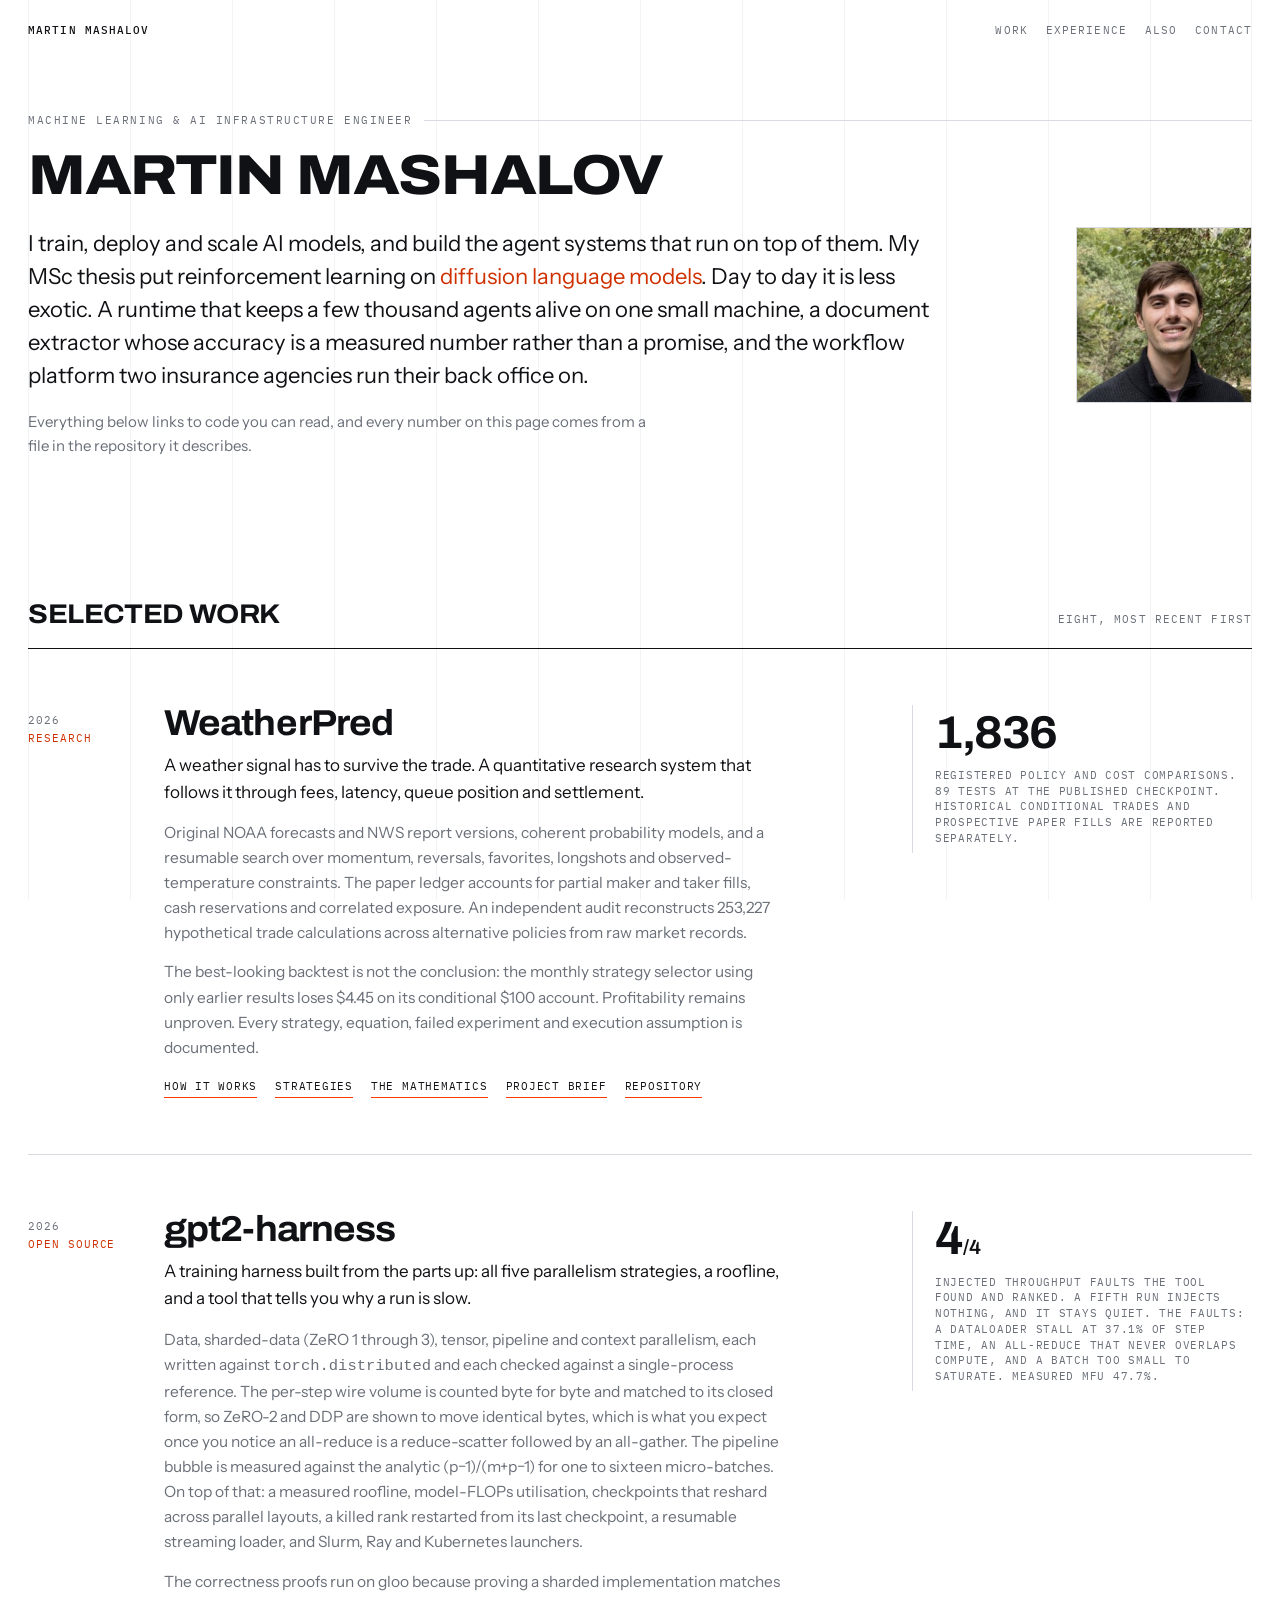
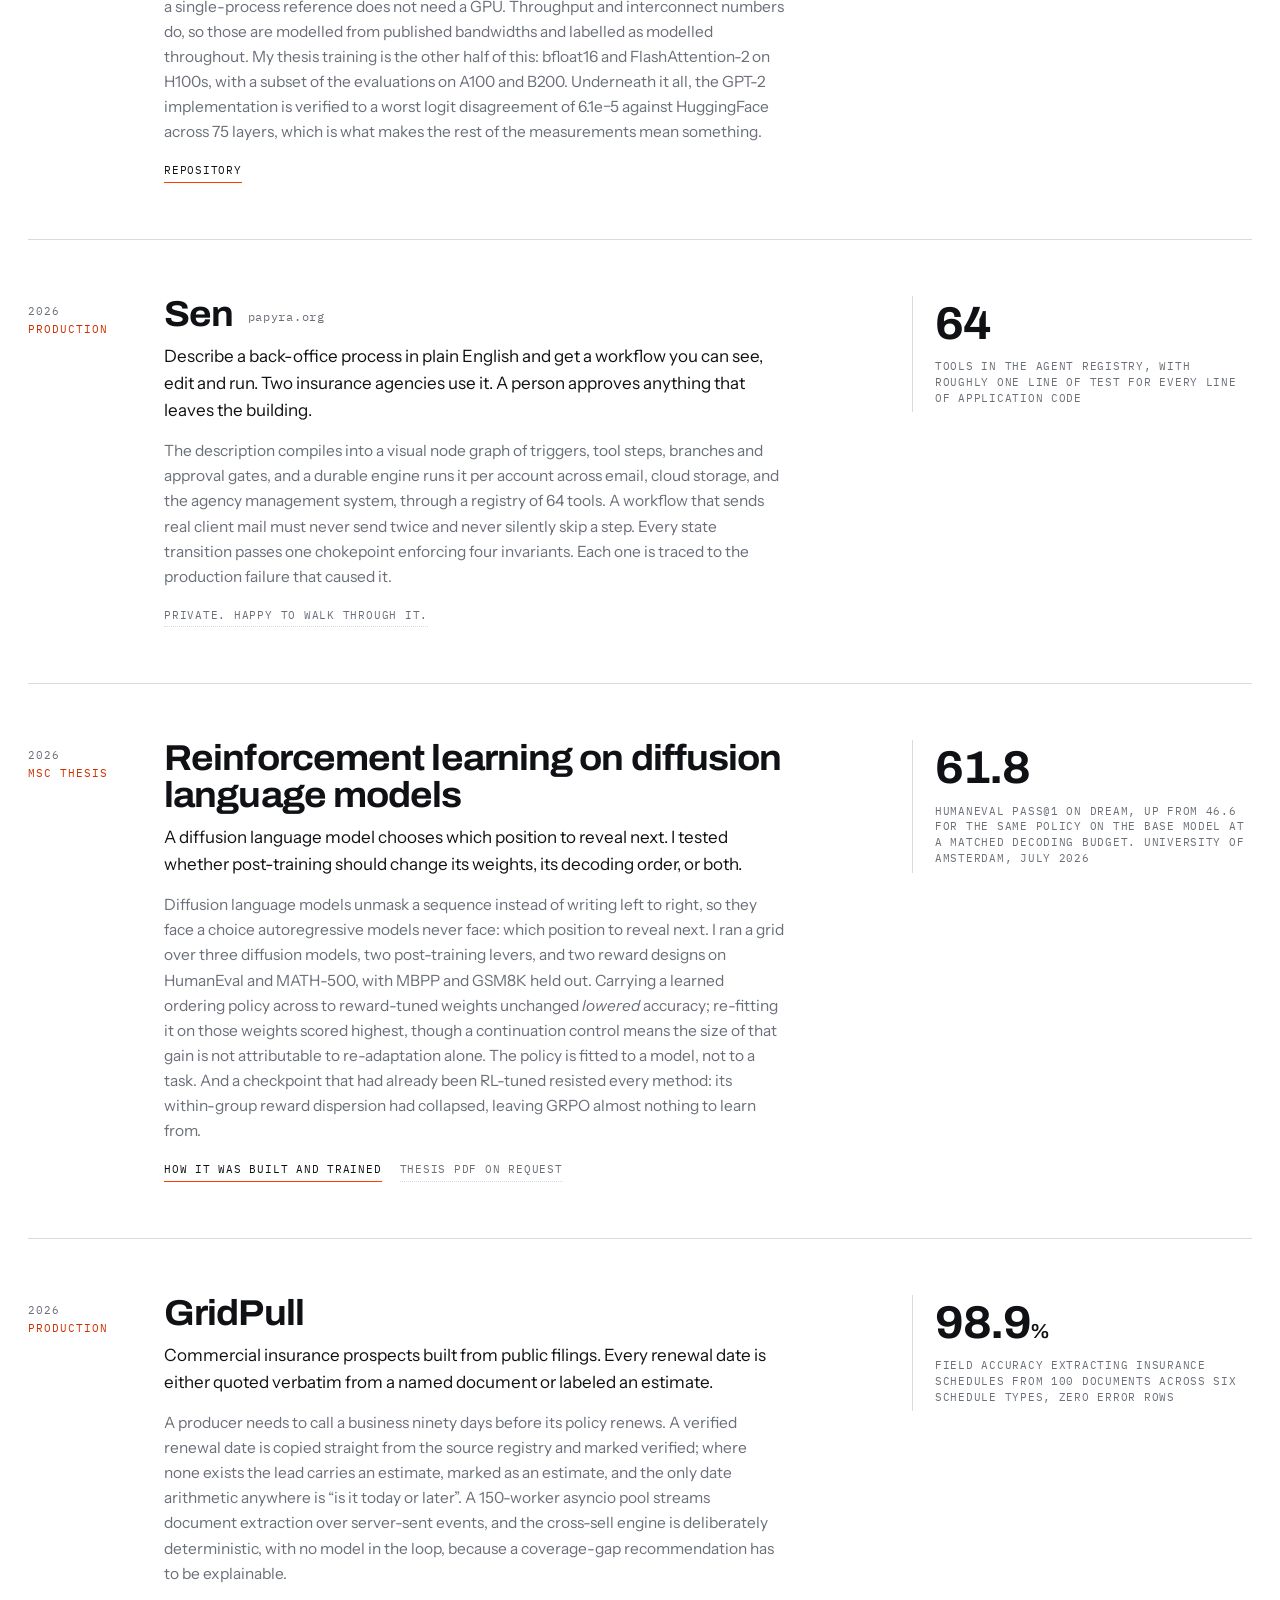
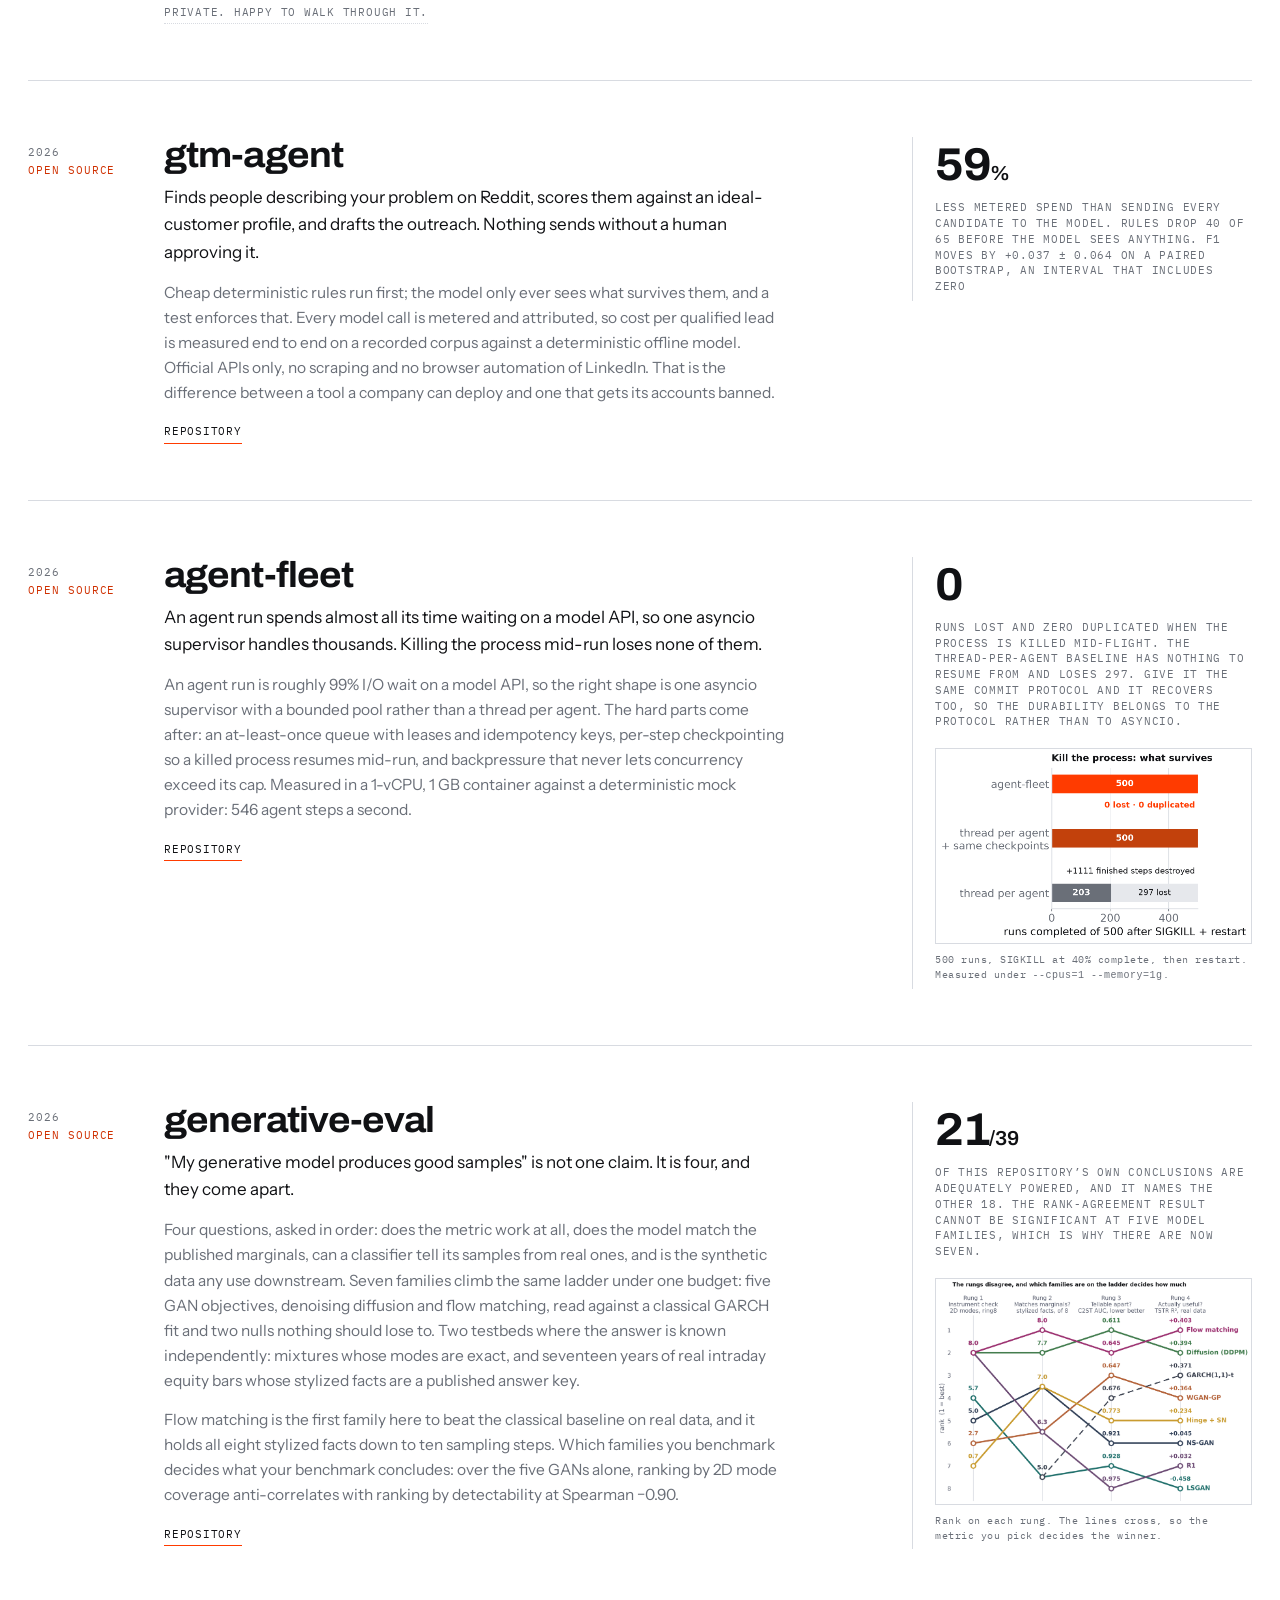
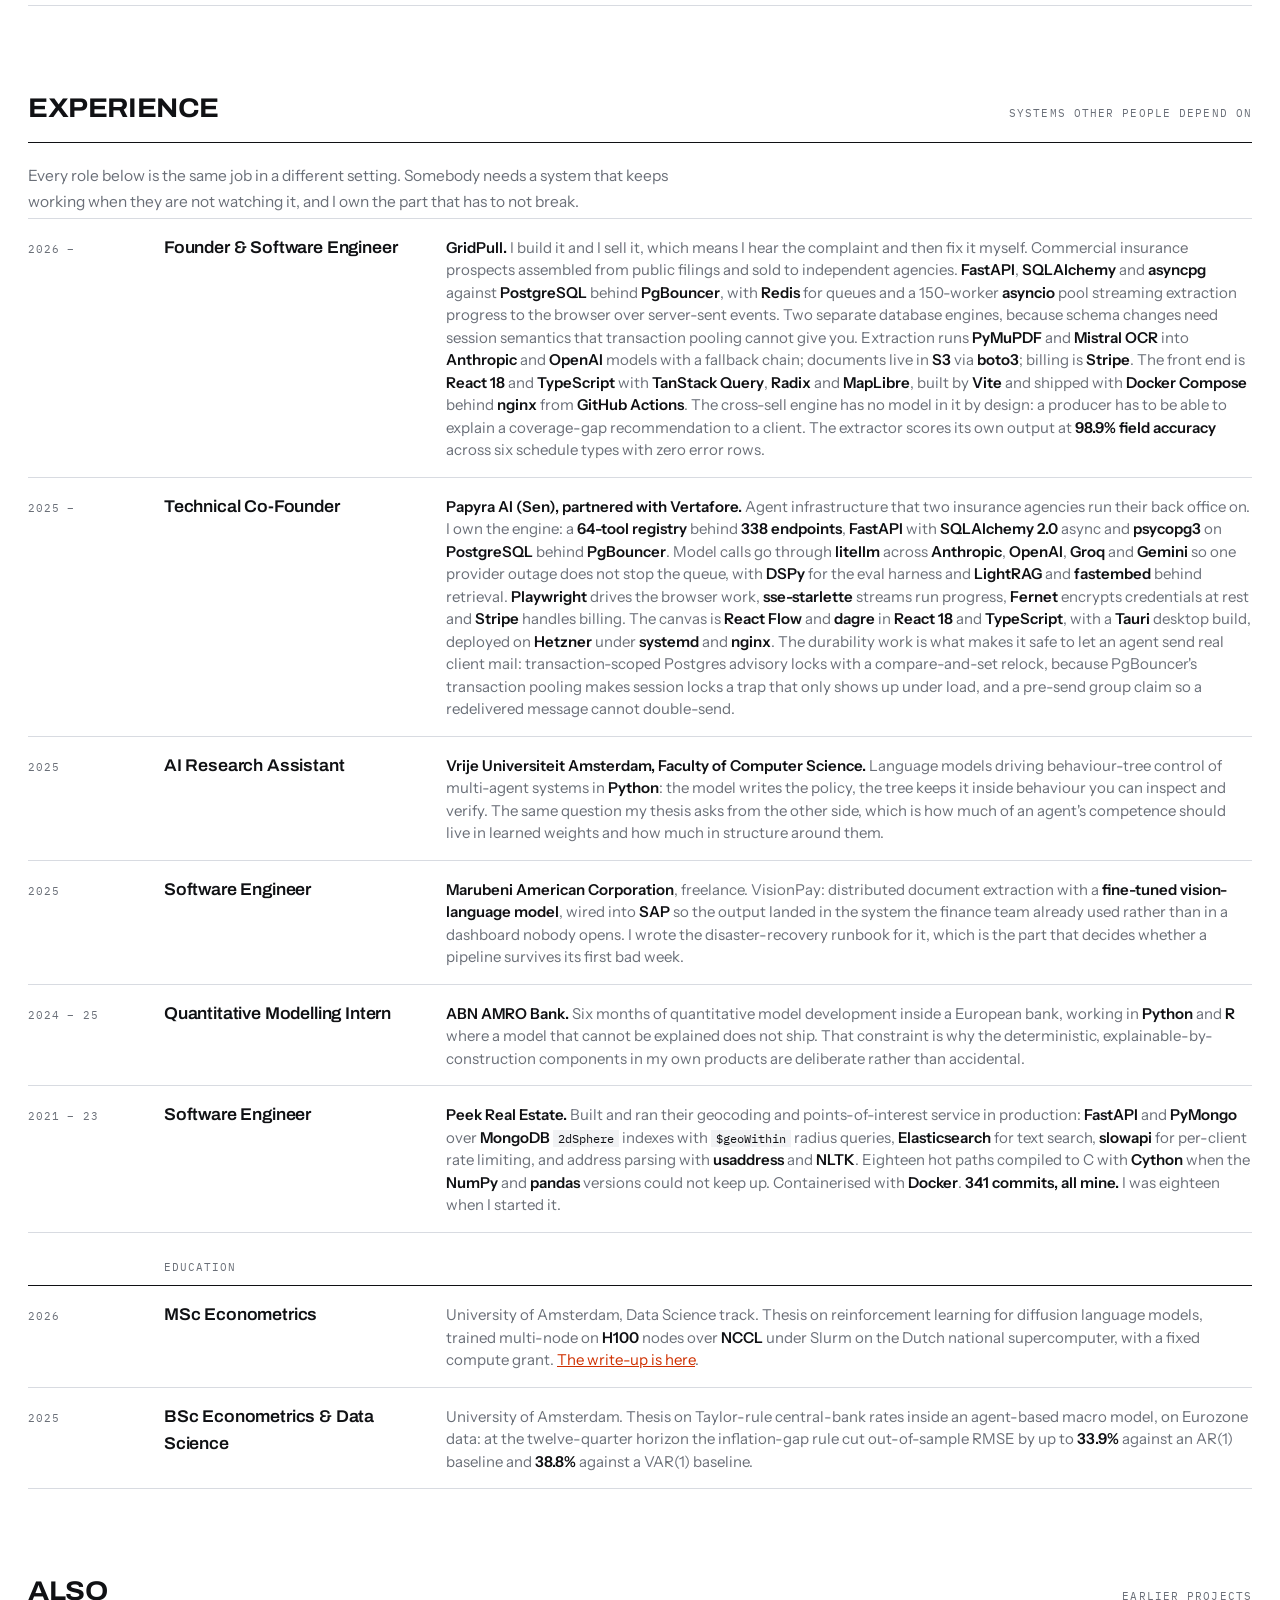
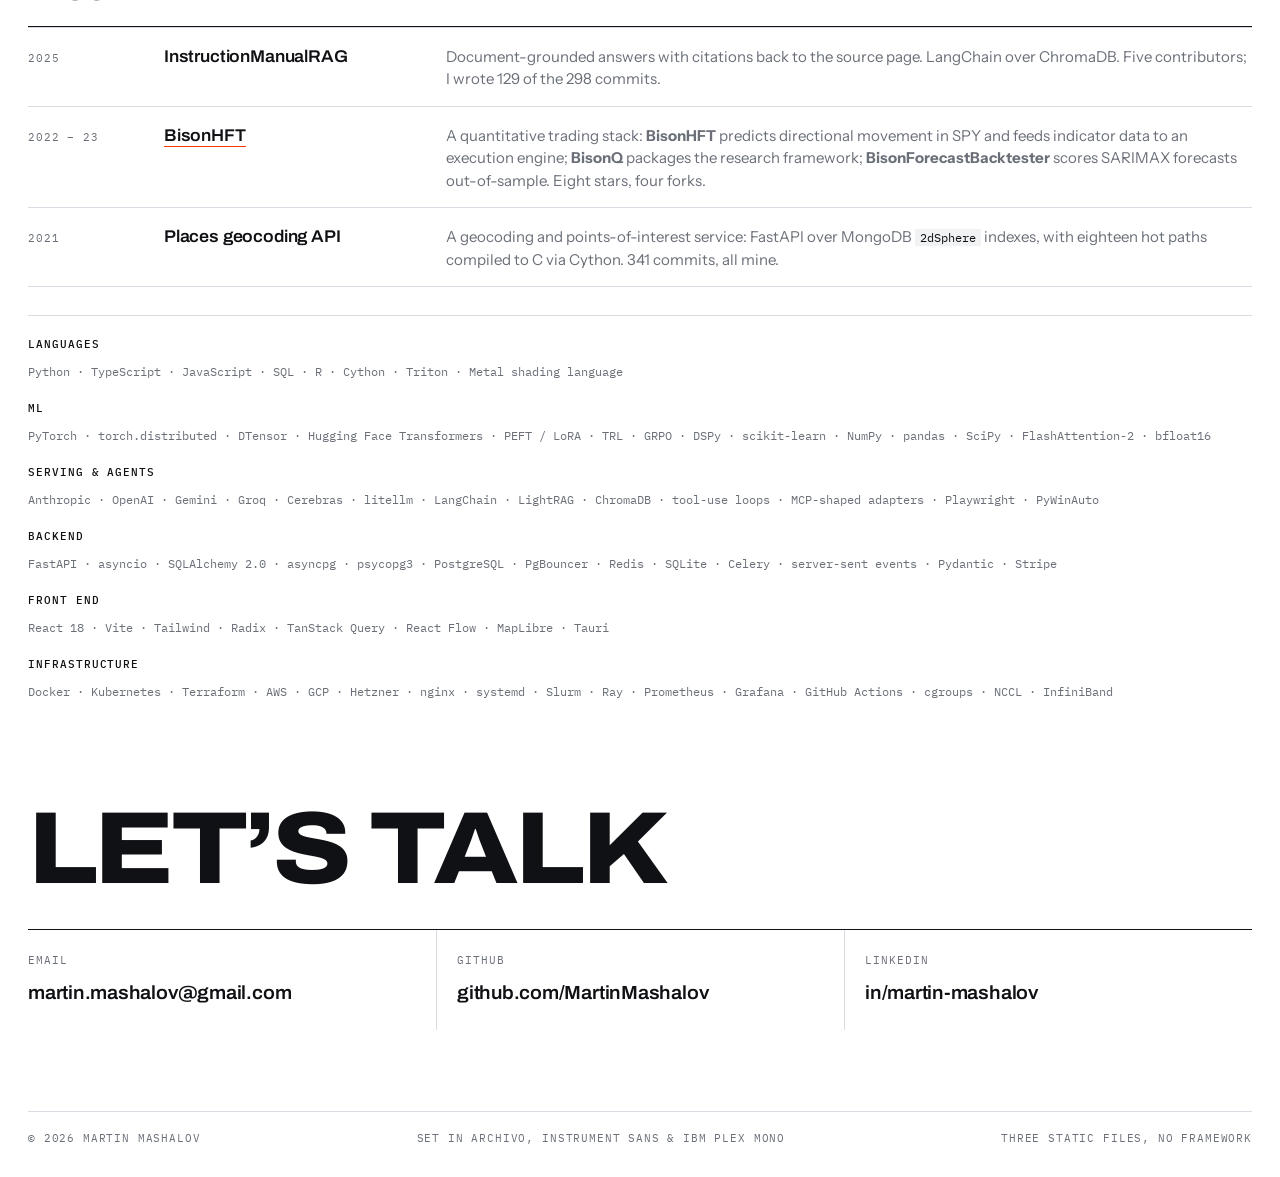
<file: index.html>
<!doctype html>
<html lang="en">
<head>
<meta charset="utf-8">
<meta name="viewport" content="width=device-width, initial-scale=1">
<title>Martin Mashalov — machine learning engineer</title>
<meta name="description" content="Machine learning engineer: reinforcement learning for diffusion language models, agent infrastructure, and production AI systems that stay up.">
<meta name="author" content="Martin Mashalov">
<meta property="og:title" content="Martin Mashalov — machine learning engineer">
<meta property="og:description" content="Machine learning engineer: reinforcement learning for diffusion language models, agent infrastructure, and production AI systems that stay up.">
<meta property="og:type" content="website">
<!-- Absolute URLs, required by link-preview scrapers. Change these if the domain changes. -->
<meta property="og:url" content="https://martinmashalov.github.io/">
<meta property="og:image" content="https://martinmashalov.github.io/assets/og.png">
<meta property="og:image:width" content="1200">
<meta property="og:image:height" content="630">
<meta name="twitter:card" content="summary_large_image">
<meta name="twitter:title" content="Martin Mashalov — machine learning engineer">
<meta name="twitter:description" content="Machine learning engineer: reinforcement learning for diffusion language models, agent infrastructure, and production AI systems that stay up.">
<meta name="twitter:image" content="https://martinmashalov.github.io/assets/og.png">
<link rel="canonical" href="https://martinmashalov.github.io/">
<link rel="icon" href="data:image/svg+xml,<svg xmlns='http://www.w3.org/2000/svg' viewBox='0 0 32 32'><rect width='32' height='32' fill='%23101114'/><rect x='6' y='7' width='7' height='18' fill='%23FF3B00'/><rect x='19' y='7' width='7' height='18' fill='%23fff'/></svg>">
<link rel="preconnect" href="https://fonts.googleapis.com">
<link rel="preconnect" href="https://fonts.gstatic.com" crossorigin>
<link href="https://fonts.googleapis.com/css2?family=Archivo:wdth,wght@62..125,400..900&family=IBM+Plex+Mono:wght@400;500&family=Instrument+Sans:wght@400..700&display=swap" rel="stylesheet">
<link rel="stylesheet" href="styles.css">
<script type="application/ld+json">
{
  "@context": "https://schema.org",
  "@type": "Person",
  "name": "Martin Mashalov",
  "url": "https://martinmashalov.github.io/",
  "jobTitle": "Machine Learning Engineer",
  "email": "martin.mashalov@gmail.com",
  "sameAs": [
    "https://github.com/MartinMashalov",
    "https://www.linkedin.com/in/martin-mashalov/"
  ],
  "alumniOf": {
    "@type": "CollegeOrUniversity",
    "name": "University of Amsterdam"
  },
  "image": "https://martinmashalov.github.io/assets/portrait@2x.jpg",
  "knowsAbout": [
    "Machine learning",
    "Model training and deployment",
    "Reinforcement learning",
    "Diffusion language models",
    "AI agent infrastructure",
    "PyTorch",
    "Distributed systems",
    "MLOps"
  ]
}
</script>
</head>
<body>

<div class="gridlines" aria-hidden="true"><i></i><i></i><i></i><i></i><i></i><i></i><i></i><i></i><i></i><i></i><i></i><i></i></div>

<nav class="rail" aria-label="Sections">
  <a href="#work">work</a>
  <a href="#experience">experience</a>
  <a href="#also">also</a>
  <a href="#contact">contact</a>
</nav>

<div class="shell">

  <header class="masthead">
    <b>Martin Mashalov</b>
    <nav aria-label="Primary">
      <a href="#work">Work</a>
      <a href="#experience">Experience</a>
      <a href="#also">Also</a>
      <a href="#contact">Contact</a>
    </nav>
  </header>

  <!-- ===================== HERO ===================== -->
  <section class="hero">
    <p class="eyebrow">Machine learning &amp; AI infrastructure engineer</p>

    <h1>Martin Mashalov</h1>

    <div class="hero-lower">
      <div class="hero-text">
        <p class="lede">
          I train, deploy and scale AI models, and build the agent systems that run on top of them.
          My MSc thesis put reinforcement learning on <em>diffusion language models</em>. Day to day it is less exotic. A runtime that keeps a few thousand agents alive on one small machine, a document
          extractor whose accuracy is a measured number rather than a promise, and the workflow
          platform two insurance agencies run their back office on.
        </p>
        <p class="hero-note">
          Everything below links to code you can read, and every number on this page comes from a
          file in the repository it describes.
        </p>
      </div>
      <figure class="portrait">
        <img src="assets/portrait.jpg" srcset="assets/portrait.jpg 1x, assets/portrait@2x.jpg 2x"
             width="280" height="280" alt="Martin Mashalov" loading="eager" decoding="async">
      </figure>
    </div>

  </section>

  <!-- ===================== WORK ===================== -->
  <section class="band" id="work">
    <div class="band-head">
      <h2>Selected work</h2>
      <span class="count">eight, most recent first</span>
    </div>

    <div class="work">

      <article class="entry rv" id="weatherpred">
        <div class="meta">2026<span class="status">research</span></div>
        <div>
          <h3><a href="weatherpred.html">WeatherPred</a></h3>
          <p class="hook">A weather signal has to survive the trade. A quantitative research system that follows it through fees, latency, queue position and settlement.</p>
          <p class="desc">Original NOAA forecasts and NWS report versions, coherent probability models, and a resumable search over momentum, reversals, favorites, longshots and observed-temperature constraints. The paper ledger accounts for partial maker and taker fills, cash reservations and correlated exposure. An independent audit reconstructs 253,227 hypothetical trade calculations across alternative policies from raw market records.</p>
          <p class="desc">The best-looking backtest is not the conclusion: the monthly strategy selector using only earlier results loses $4.45 on its conditional $100 account. Profitability remains unproven. Every strategy, equation, failed experiment and execution assumption is documented.</p>
          <div class="links"><a href="weatherpred.html">How it works</a><a href="weatherpred-strategies.html">Strategies</a><a href="weatherpred-math.html">The mathematics</a><a href="weatherpred-interview.html">Project brief</a><a href="https://github.com/MartinMashalov/WeatherPred">Repository</a></div>
        </div>
        <div class="result"><span class="n">1,836</span><span class="k">registered policy and cost comparisons. 89 tests at the published checkpoint. Historical conditional trades and prospective paper fills are reported separately.</span></div>
      </article>


      <article class="entry rv">
        <div class="meta">2026<span class="status">open source</span></div>
        <div>
          <h3><a href="https://github.com/MartinMashalov/gpt2-harness">gpt2-harness</a></h3>
          <p class="hook">A training harness built from the parts up: all five parallelism strategies, a roofline, and a tool that tells you why a run is slow.</p>
          <p class="desc">
            Data, sharded-data (ZeRO 1 through 3), tensor, pipeline and context parallelism, each
            written against <code>torch.distributed</code> and each checked against a single-process
            reference. The per-step wire volume is counted byte for byte and matched to its closed
            form, so ZeRO-2 and DDP are shown to move identical bytes, which is what you expect once
            you notice an all-reduce is a reduce-scatter followed by an all-gather. The pipeline
            bubble is measured against the analytic (p&minus;1)/(m+p&minus;1) for one to sixteen
            micro-batches. On top of that: a measured roofline, model-FLOPs utilisation, checkpoints
            that reshard across parallel layouts, a killed rank restarted from its last checkpoint,
            a resumable streaming loader, and Slurm, Ray and Kubernetes launchers.
          </p>
          <p class="desc">
            The correctness proofs run on gloo because proving a sharded implementation matches a
            single-process reference does not need a GPU. Throughput and interconnect numbers do, so
            those are modelled from published bandwidths and labelled as modelled throughout. My
            thesis training is the other half of this: bfloat16 and FlashAttention-2 on H100s, with a
            subset of the evaluations on A100 and B200. Underneath it all, the GPT-2 implementation
            is verified to a worst logit disagreement of 6.1e&minus;5 against HuggingFace across 75
            layers, which is what makes the rest of the measurements mean something.
          </p>
          <div class="links">
            <a href="https://github.com/MartinMashalov/gpt2-harness">Repository</a>
          </div>
        </div>
        <div class="result">
          <span class="n">4<small>/4</small></span>
          <span class="k">injected throughput faults the tool found and ranked. A fifth run injects nothing, and it stays quiet. The faults: a dataloader stall at 37.1% of step time, an all-reduce that never overlaps compute, and a batch too small to saturate. Measured MFU 47.7%.</span>
        </div>
      </article>

      <article class="entry rv" id="sen">
        <div class="meta">2026<span class="status">production</span></div>
        <div>
          <h3>Sen &nbsp;<span class="alias">papyra.org</span></h3>
          <p class="hook">Describe a back-office process in plain English and get a workflow you can see, edit and run. Two insurance agencies use it. A person approves anything that leaves the building.</p>
          <p class="desc">
            The description compiles into a visual node graph of triggers, tool steps, branches and approval gates, and a durable engine runs it per account across email, cloud storage,
            and the agency management system, through a registry of 64 tools. A workflow that sends real client mail must never send twice and never silently skip a step.
            Every state transition passes one chokepoint enforcing four invariants. Each one is traced
            to the production failure that caused it.
          </p>
          <div class="links"><span class="soon">Private. Happy to walk through it.</span></div>
        </div>
        <div class="result">
          <span class="n">64</span>
          <span class="k">tools in the agent registry, with roughly one line of test for every line of application code</span>
        </div>
      </article>

      <article class="entry rv" id="research">
        <div class="meta">2026<span class="status">MSc thesis</span></div>
        <div>
          <h3>Reinforcement learning on diffusion language models</h3>
          <p class="hook">A diffusion language model chooses which position to reveal next. I tested whether post-training should change its weights, its decoding order, or both.</p>
          <p class="desc">
            Diffusion language models unmask a sequence instead of writing left to right, so they
            face a choice autoregressive models never face: which position to reveal next. I ran a
            grid over three diffusion models, two post-training levers, and two reward designs on
            HumanEval and MATH-500, with MBPP and GSM8K held out. Carrying a learned ordering policy
            across to reward-tuned weights unchanged <em>lowered</em> accuracy; re-fitting it on those
            weights scored highest, though a continuation control means the size of that gain is not
            attributable to re-adaptation alone. The policy is fitted to a model, not to a task. And a
            checkpoint that had already been RL-tuned resisted every method: its within-group reward
            dispersion had collapsed, leaving GRPO almost nothing to learn from.
          </p>
          <div class="links"><a href="thesis.html">How it was built and trained</a><span class="soon">Thesis PDF on request</span></div>
        </div>
        <div class="result">
          <span class="n">61.8</span>
          <span class="k">HumanEval pass@1 on Dream, up from 46.6 for the same policy on the base model at a matched decoding budget. University of Amsterdam, July 2026</span>
        </div>
      </article>

      <article class="entry rv" id="gridpull">
        <div class="meta">2026<span class="status">production</span></div>
        <div>
          <h3>GridPull</h3>
          <p class="hook">Commercial insurance prospects built from public filings. Every renewal date is either quoted verbatim from a named document or labeled an estimate.</p>
          <p class="desc">
            A producer needs to call a business ninety days before its policy renews. A verified
            renewal date is copied straight from the source registry and marked verified; where none
            exists the lead carries an estimate, marked as an estimate, and the only date arithmetic
            anywhere is &ldquo;is it today or later&rdquo;. A 150-worker asyncio pool streams document
            extraction over server-sent events, and the cross-sell engine is deliberately
            deterministic, with no model in the loop, because a coverage-gap recommendation has to be
            explainable.
          </p>
          <div class="links"><span class="soon">Private. Happy to walk through it.</span></div>
        </div>
        <div class="result">
          <span class="n">98.9<small>%</small></span>
          <span class="k">field accuracy extracting insurance schedules from 100 documents across six schedule types, zero error rows</span>
        </div>
      </article>

      <article class="entry rv">
        <div class="meta">2026<span class="status">open source</span></div>
        <div>
          <h3><a href="https://github.com/MartinMashalov/gtm-agent">gtm-agent</a></h3>
          <p class="hook">Finds people describing your problem on Reddit, scores them against an ideal-customer profile, and drafts the outreach. Nothing sends without a human approving it.</p>
          <p class="desc">
            Cheap deterministic rules run first; the model only ever sees what survives them, and a
            test enforces that. Every model call is metered and attributed, so cost per qualified lead
            is measured end to end on a recorded corpus
            against a deterministic offline model. Official APIs only, no scraping and no browser
            automation of LinkedIn. That is the difference between a tool a company can deploy and
            one that gets its accounts banned.
          </p>
          <div class="links"><a href="https://github.com/MartinMashalov/gtm-agent">Repository</a></div>
        </div>
        <div class="result">
          <span class="n">59<small>%</small></span>
          <span class="k">less metered spend than sending every candidate to the model. Rules drop 40 of 65 before the model sees anything. F1 moves by +0.037 &plusmn; 0.064 on a paired bootstrap, an interval that includes zero</span>
        </div>
      </article>

      <article class="entry rv">
        <div class="meta">2026<span class="status">open source</span></div>
        <div>
          <h3><a href="https://github.com/MartinMashalov/agent-fleet">agent-fleet</a></h3>
          <p class="hook">An agent run spends almost all its time waiting on a model API, so one asyncio supervisor handles thousands. Killing the process mid-run loses none of them.</p>
          <p class="desc">
            An agent run is roughly 99% I/O wait on a model API, so the right shape is one asyncio
            supervisor with a bounded pool rather than a thread per agent. The hard parts come after:
            an at-least-once queue with leases and idempotency keys, per-step checkpointing so a
            killed process resumes mid-run, and backpressure that never lets concurrency exceed its
            cap. Measured in a 1-vCPU, 1&nbsp;GB container against a deterministic mock provider: 546 agent steps a second.
          </p>
          <div class="links">
            <a href="https://github.com/MartinMashalov/agent-fleet">Repository</a>
          </div>
        </div>
        <div class="result">
          <span class="n">0</span>
          <span class="k">runs lost and zero duplicated when the process is killed mid-flight. The thread-per-agent baseline has nothing to resume from and loses 297. Give it the same commit protocol and it recovers too, so the durability belongs to the protocol rather than to asyncio.</span>
          <figure>
            <img src="assets/agent-fleet-bench.png" alt="Bar chart: agent-fleet completes 500 of 500 runs after SIGKILL and restart; the thread-per-agent baseline completes 203 and loses 297." loading="lazy">
            <figcaption>500 runs, SIGKILL at 40% complete, then restart. Measured under <code>--cpus=1 --memory=1g</code>.</figcaption>
          </figure>
        </div>
      </article>

      <article class="entry rv">
        <div class="meta">2026<span class="status">open source</span></div>
        <div>
          <h3><a href="https://github.com/MartinMashalov/generative-eval">generative-eval</a></h3>
          <p class="hook">"My generative model produces good samples" is not one claim. It is four, and they come apart.</p>
          <p class="desc">
            Four questions, asked in order: does the metric work at all, does the model match the
            published marginals, can a classifier tell its samples from real ones, and is the
            synthetic data any use downstream. Seven families climb the same ladder under one budget:
            five GAN objectives, denoising diffusion and flow matching, read against a classical GARCH
            fit and two nulls nothing should lose to. Two testbeds where the answer is known
            independently: mixtures whose modes are exact, and seventeen years of real intraday
            equity bars whose stylized facts are a published answer key.
          </p>
          <p class="desc">
            Flow matching is the first family here to beat the classical baseline on real data, and it
            holds all eight stylized facts down to ten sampling steps. Which families you benchmark
            decides what your benchmark concludes: over the five GANs alone, ranking by 2D mode
            coverage anti-correlates with ranking by detectability at Spearman &minus;0.90.
          </p>
          <div class="links">
            <a href="https://github.com/MartinMashalov/generative-eval">Repository</a>
          </div>
        </div>
        <div class="result">
          <span class="n">21<small>/39</small></span>
          <span class="k">of this repository&rsquo;s own conclusions are adequately powered, and it names the other 18. The rank-agreement result cannot be significant at five model families, which is why there are now seven.</span>
          <figure>
            <img src="assets/generative-eval-ladder.png" alt="Rank of seven model families across four evaluation rungs, with the lines crossing" loading="lazy">
            <figcaption>Rank on each rung. The lines cross, so the metric you pick decides the winner.</figcaption>
          </figure>
        </div>
      </article>

    </div>
  </section>

  <!-- ===================== EXPERIENCE ===================== -->
  <section class="band" id="experience">
    <div class="band-head">
      <h2>Experience</h2>
      <span class="count">systems other people depend on</span>
    </div>
    <p class="band-note">
      Every role below is the same job in a different setting. Somebody needs a system that keeps
      working when they are not watching it, and I own the part that has to not break.
    </p>
    <div class="list">

      <div class="row rv">
        <span class="yr">2026 &ndash;</span>
        <span class="nm">Founder &amp; Software Engineer</span>
        <span class="ds"><b>GridPull.</b> I build it and I sell it, which means I hear the complaint and then fix it
        myself. Commercial insurance prospects assembled from public filings and sold to independent
        agencies. <b>FastAPI</b>, <b>SQLAlchemy</b> and <b>asyncpg</b> against <b>PostgreSQL</b>
        behind <b>PgBouncer</b>, with <b>Redis</b> for queues and a 150-worker <b>asyncio</b> pool
        streaming extraction progress to the browser over server-sent events. Two separate database
        engines, because schema changes need session semantics that transaction pooling cannot give
        you. Extraction runs <b>PyMuPDF</b> and <b>Mistral OCR</b> into <b>Anthropic</b> and
        <b>OpenAI</b> models with a fallback chain; documents live in <b>S3</b> via <b>boto3</b>;
        billing is <b>Stripe</b>. The front end is <b>React 18</b> and <b>TypeScript</b> with
        <b>TanStack Query</b>, <b>Radix</b> and <b>MapLibre</b>, built by <b>Vite</b> and shipped with
        <b>Docker Compose</b> behind <b>nginx</b> from <b>GitHub Actions</b>. The cross-sell engine has
        no model in it by design: a producer has to be able to explain a coverage-gap recommendation
        to a client. The extractor scores its own output at <b>98.9% field accuracy</b> across six
        schedule types with zero error rows.</span>
      </div>

      <div class="row rv">
        <span class="yr">2025 &ndash;</span>
        <span class="nm">Technical Co-Founder</span>
        <span class="ds"><b>Papyra AI (Sen), partnered with Vertafore.</b> Agent infrastructure that two insurance
        agencies run their back office on. I own the engine: a <b>64-tool registry</b> behind
        <b>338 endpoints</b>, <b>FastAPI</b> with <b>SQLAlchemy 2.0</b> async and <b>psycopg3</b> on
        <b>PostgreSQL</b> behind <b>PgBouncer</b>. Model calls go through <b>litellm</b> across
        <b>Anthropic</b>, <b>OpenAI</b>, <b>Groq</b> and <b>Gemini</b> so one provider outage does not
        stop the queue, with <b>DSPy</b> for the eval harness and <b>LightRAG</b> and
        <b>fastembed</b> behind retrieval. <b>Playwright</b> drives the browser work,
        <b>sse-starlette</b> streams run progress, <b>Fernet</b> encrypts credentials at rest and
        <b>Stripe</b> handles billing. The canvas is <b>React Flow</b> and <b>dagre</b> in
        <b>React 18</b> and <b>TypeScript</b>, with a <b>Tauri</b> desktop build, deployed on
        <b>Hetzner</b> under <b>systemd</b> and <b>nginx</b>. The durability work is what makes it safe
        to let an agent send real client mail: transaction-scoped Postgres advisory locks with a
        compare-and-set relock, because PgBouncer's transaction pooling makes session locks a trap
        that only shows up under load, and a pre-send group claim so a redelivered message cannot
        double-send.</span>
      </div>

      <div class="row rv">
        <span class="yr">2025</span>
        <span class="nm">AI Research Assistant</span>
        <span class="ds"><b>Vrije Universiteit Amsterdam, Faculty of Computer Science.</b> Language models driving
        behaviour-tree control of multi-agent systems in <b>Python</b>: the model writes the policy,
        the tree keeps it inside behaviour you can inspect and verify. The same question my thesis
        asks from the other side, which is how much of an agent's competence should live in learned
        weights and how much in structure around them.</span>
      </div>

      <div class="row rv">
        <span class="yr">2025</span>
        <span class="nm">Software Engineer</span>
        <span class="ds"><b>Marubeni American Corporation</b>, freelance. VisionPay: distributed document
        extraction with a <b>fine-tuned vision-language model</b>, wired into <b>SAP</b> so the output
        landed in the system the finance team already used rather than in a dashboard nobody opens. I
        wrote the disaster-recovery runbook for it, which is the part that decides whether a pipeline
        survives its first bad week.</span>
      </div>

      <div class="row rv">
        <span class="yr">2024 &ndash; 25</span>
        <span class="nm">Quantitative Modelling Intern</span>
        <span class="ds"><b>ABN AMRO Bank.</b> Six months of quantitative model development inside a European bank,
        working in <b>Python</b> and <b>R</b> where a model that cannot be explained does not ship.
        That constraint is why the deterministic, explainable-by-construction components in my own
        products are deliberate rather than accidental.</span>
      </div>

      <div class="row rv">
        <span class="yr">2021 &ndash; 23</span>
        <span class="nm">Software Engineer</span>
        <span class="ds"><b>Peek Real Estate.</b> Built and ran their geocoding and points-of-interest service in
        production: <b>FastAPI</b> and <b>PyMongo</b> over <b>MongoDB</b> <code>2dSphere</code>
        indexes with <code>$geoWithin</code> radius queries, <b>Elasticsearch</b> for text search,
        <b>slowapi</b> for per-client rate limiting, and address parsing with <b>usaddress</b> and
        <b>NLTK</b>. Eighteen hot paths compiled to C with <b>Cython</b> when the <b>NumPy</b> and
        <b>pandas</b> versions could not keep up. Containerised with <b>Docker</b>.
        <b>341 commits, all mine.</b> I was eighteen when I started it.</span>
      </div>

      <div class="row divider rv"><span class="yr"></span><span class="nm">Education</span><span class="ds"></span></div>

      <div class="row rv">
        <span class="yr">2026</span>
        <span class="nm">MSc Econometrics</span>
        <span class="ds">University of Amsterdam, Data Science track. Thesis on reinforcement learning for diffusion
        language models, trained multi-node on <b>H100</b> nodes over <b>NCCL</b> under Slurm on the
        Dutch national supercomputer, with a fixed compute grant.
        <a href="thesis.html">The write-up is here</a>.</span>
      </div>

      <div class="row rv">
        <span class="yr">2025</span>
        <span class="nm">BSc Econometrics &amp; Data Science</span>
        <span class="ds">University of Amsterdam. Thesis on Taylor-rule central-bank rates inside an
        agent-based macro model, on Eurozone data: at the twelve-quarter horizon the inflation-gap
        rule cut out-of-sample RMSE by up to <b>33.9%</b> against an AR(1) baseline and <b>38.8%</b>
        against a VAR(1) baseline.</span>
      </div>

    </div>
  </section>

  <!-- ===================== ALSO ===================== -->
  <section class="band" id="also">
    <div class="band-head">
      <h2>Also</h2>
      <span class="count">earlier projects</span>
    </div>
    <div class="list">
      <div class="row rv">
        <span class="yr">2025</span>
        <span class="nm">InstructionManualRAG</span>
        <span class="ds">Document-grounded answers with citations back to the source page. LangChain over ChromaDB. Five contributors; I wrote 129 of the 298 commits.</span>
      </div>
      <div class="row rv">
        <span class="yr">2022 &ndash; 23</span>
        <span class="nm"><a href="https://github.com/MartinMashalov/BisonHFT">BisonHFT</a></span>
        <span class="ds">A quantitative trading stack: <strong>BisonHFT</strong> predicts directional movement in SPY and feeds indicator data to an execution engine; <strong>BisonQ</strong> packages the research framework; <strong>BisonForecastBacktester</strong> scores SARIMAX forecasts out-of-sample. Eight stars, four forks.</span>
      </div>
      <div class="row rv">
        <span class="yr">2021</span>
        <span class="nm">Places geocoding API</span>
        <span class="ds">A geocoding and points-of-interest service: FastAPI over MongoDB <code>2dSphere</code> indexes, with eighteen hot paths compiled to C via Cython. 341 commits, all mine.</span>
      </div>
    </div>
    <p class="stackline rv">
      <b>Languages</b>
      Python · TypeScript · JavaScript · SQL · R · Cython · Triton · Metal shading language
      <b>ML</b>
      PyTorch · torch.distributed · DTensor · Hugging Face Transformers · PEFT / LoRA · TRL · GRPO ·
      DSPy · scikit-learn · NumPy · pandas · SciPy · FlashAttention-2 · bfloat16
      <b>Serving &amp; agents</b>
      Anthropic · OpenAI · Gemini · Groq · Cerebras · litellm · LangChain · LightRAG · ChromaDB ·
      tool-use loops · MCP-shaped adapters · Playwright · PyWinAuto
      <b>Backend</b>
      FastAPI · asyncio · SQLAlchemy 2.0 · asyncpg · psycopg3 · PostgreSQL · PgBouncer · Redis ·
      SQLite · Celery · server-sent events · Pydantic · Stripe
      <b>Front end</b>
      React 18 · Vite · Tailwind · Radix · TanStack Query · React Flow · MapLibre · Tauri
      <b>Infrastructure</b>
      Docker · Kubernetes · Terraform · AWS · GCP · Hetzner · nginx · systemd · Slurm · Ray ·
      Prometheus · Grafana · GitHub Actions · cgroups · NCCL · InfiniBand
    </p>
  </section>

  <!-- ===================== CONTACT ===================== -->
  <section class="contact" id="contact">
    <h2>Let’s talk</h2>
    <div class="ways">
      <a href="mailto:martin.mashalov@gmail.com"><span class="k">Email</span><span class="v">martin.mashalov@gmail.com</span></a>
      <a href="https://github.com/MartinMashalov"><span class="k">GitHub</span><span class="v">github.com/MartinMashalov</span></a>
      <a href="https://www.linkedin.com/in/martin-mashalov/"><span class="k">LinkedIn</span><span class="v">in/martin-mashalov</span></a>
    </div>
    <div class="colophon">
      <span>© 2026 Martin Mashalov</span>
      <span>Set in Archivo, Instrument Sans &amp; IBM Plex Mono</span>
      <span>Three static files, no framework</span>
    </div>
  </section>

</div>

<script src="main.js"></script>
</body>
</html>
</file>
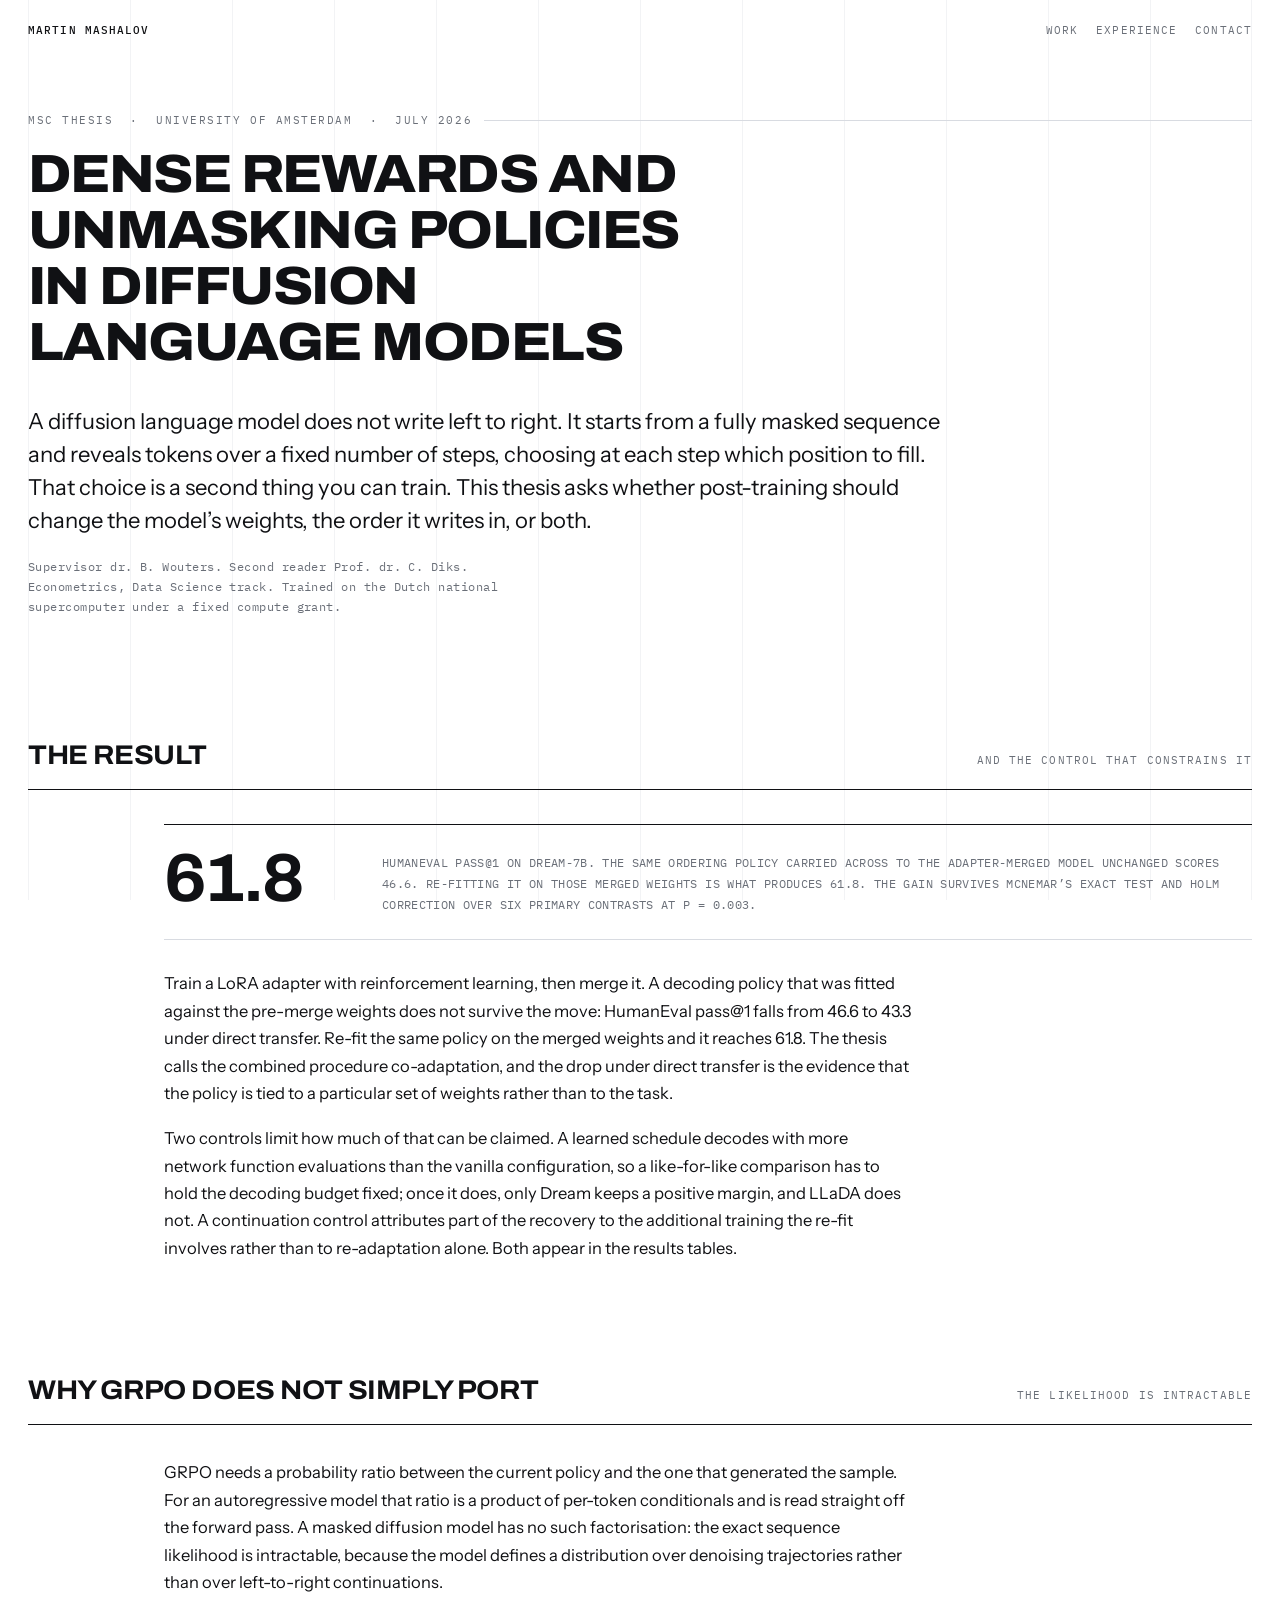
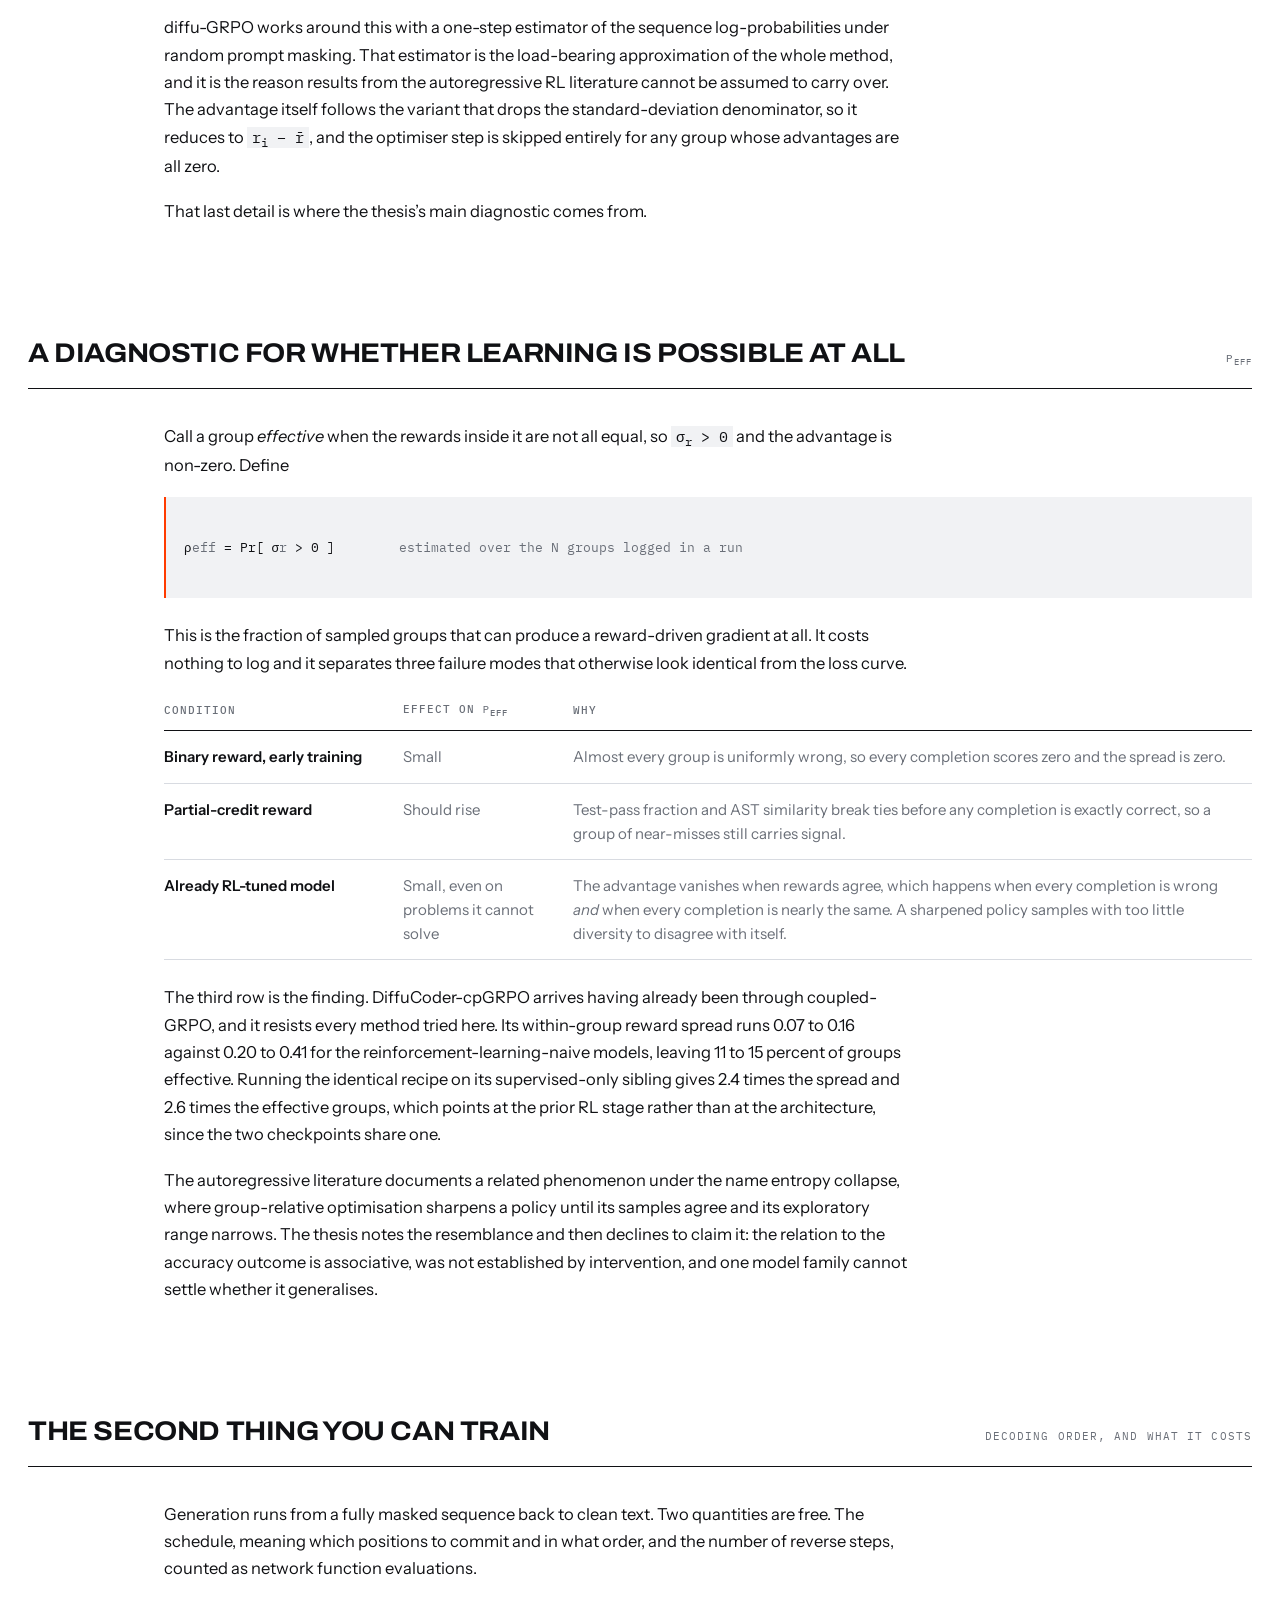
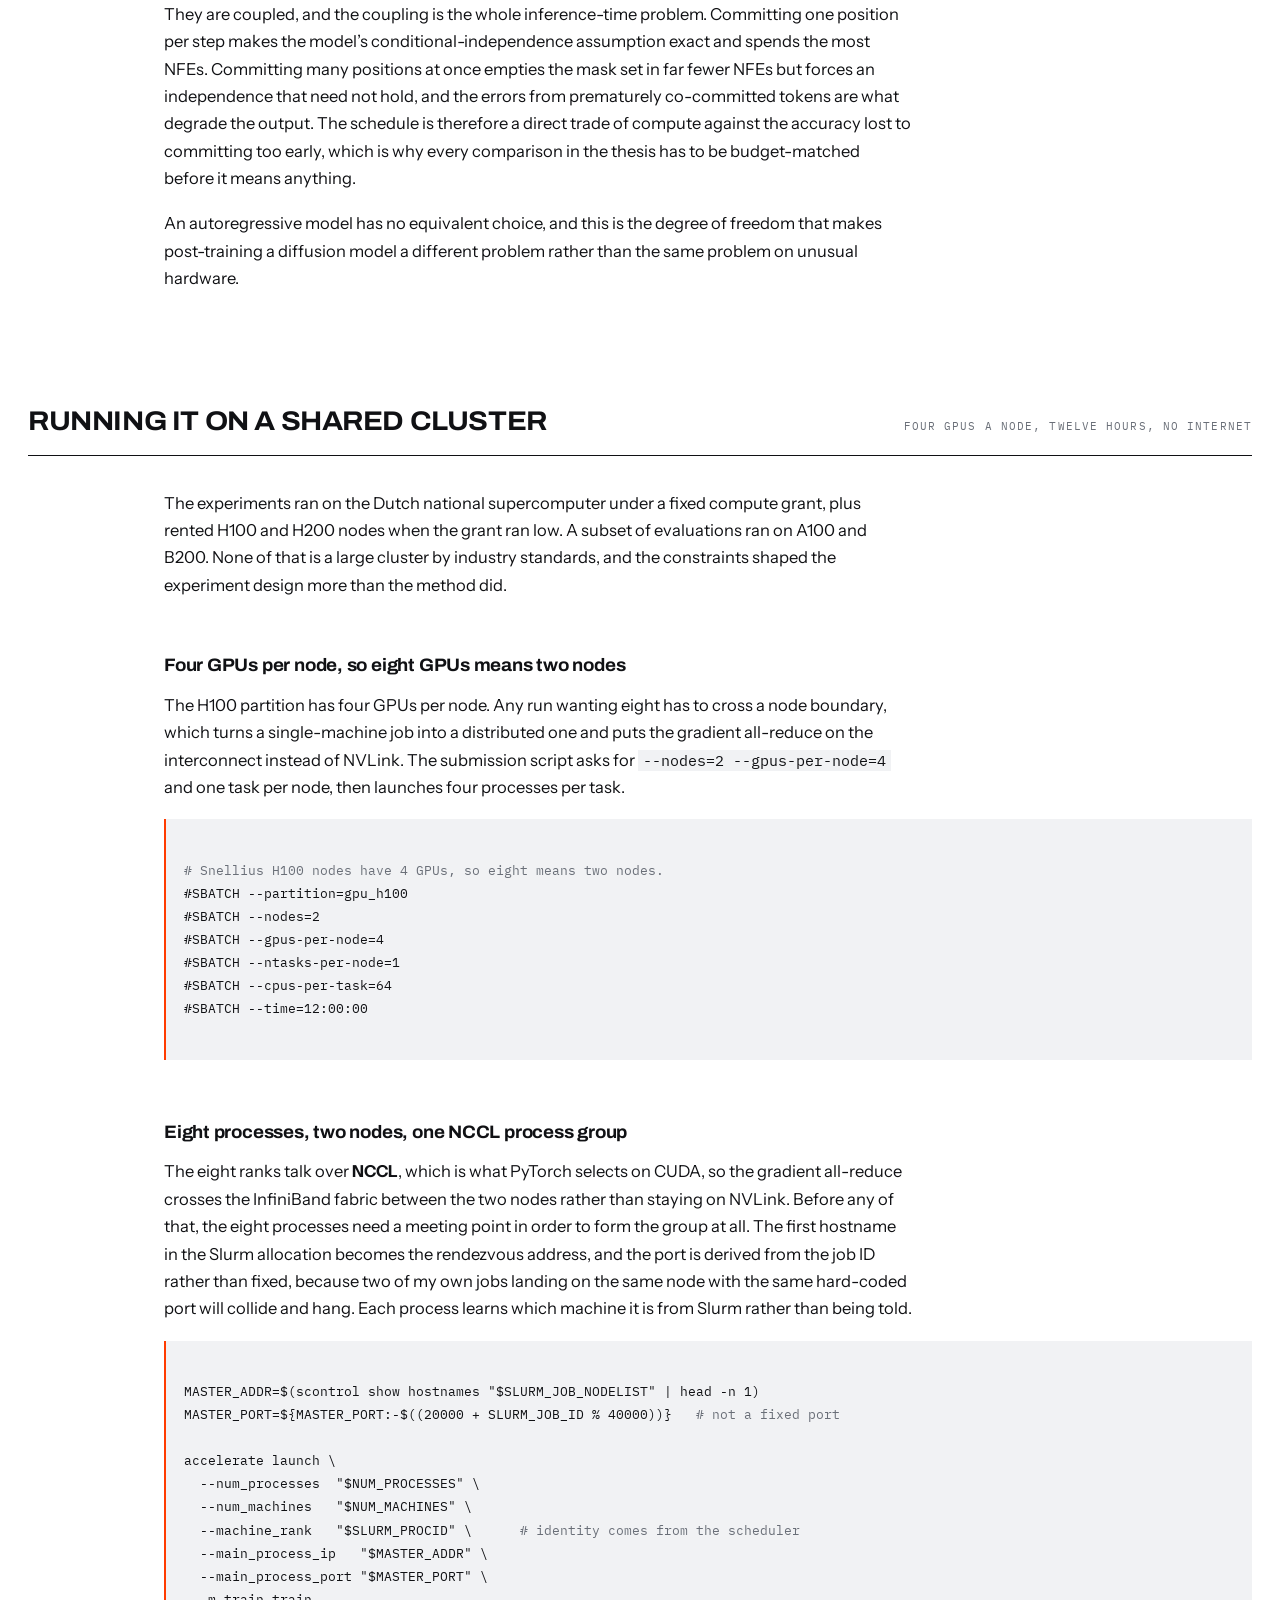
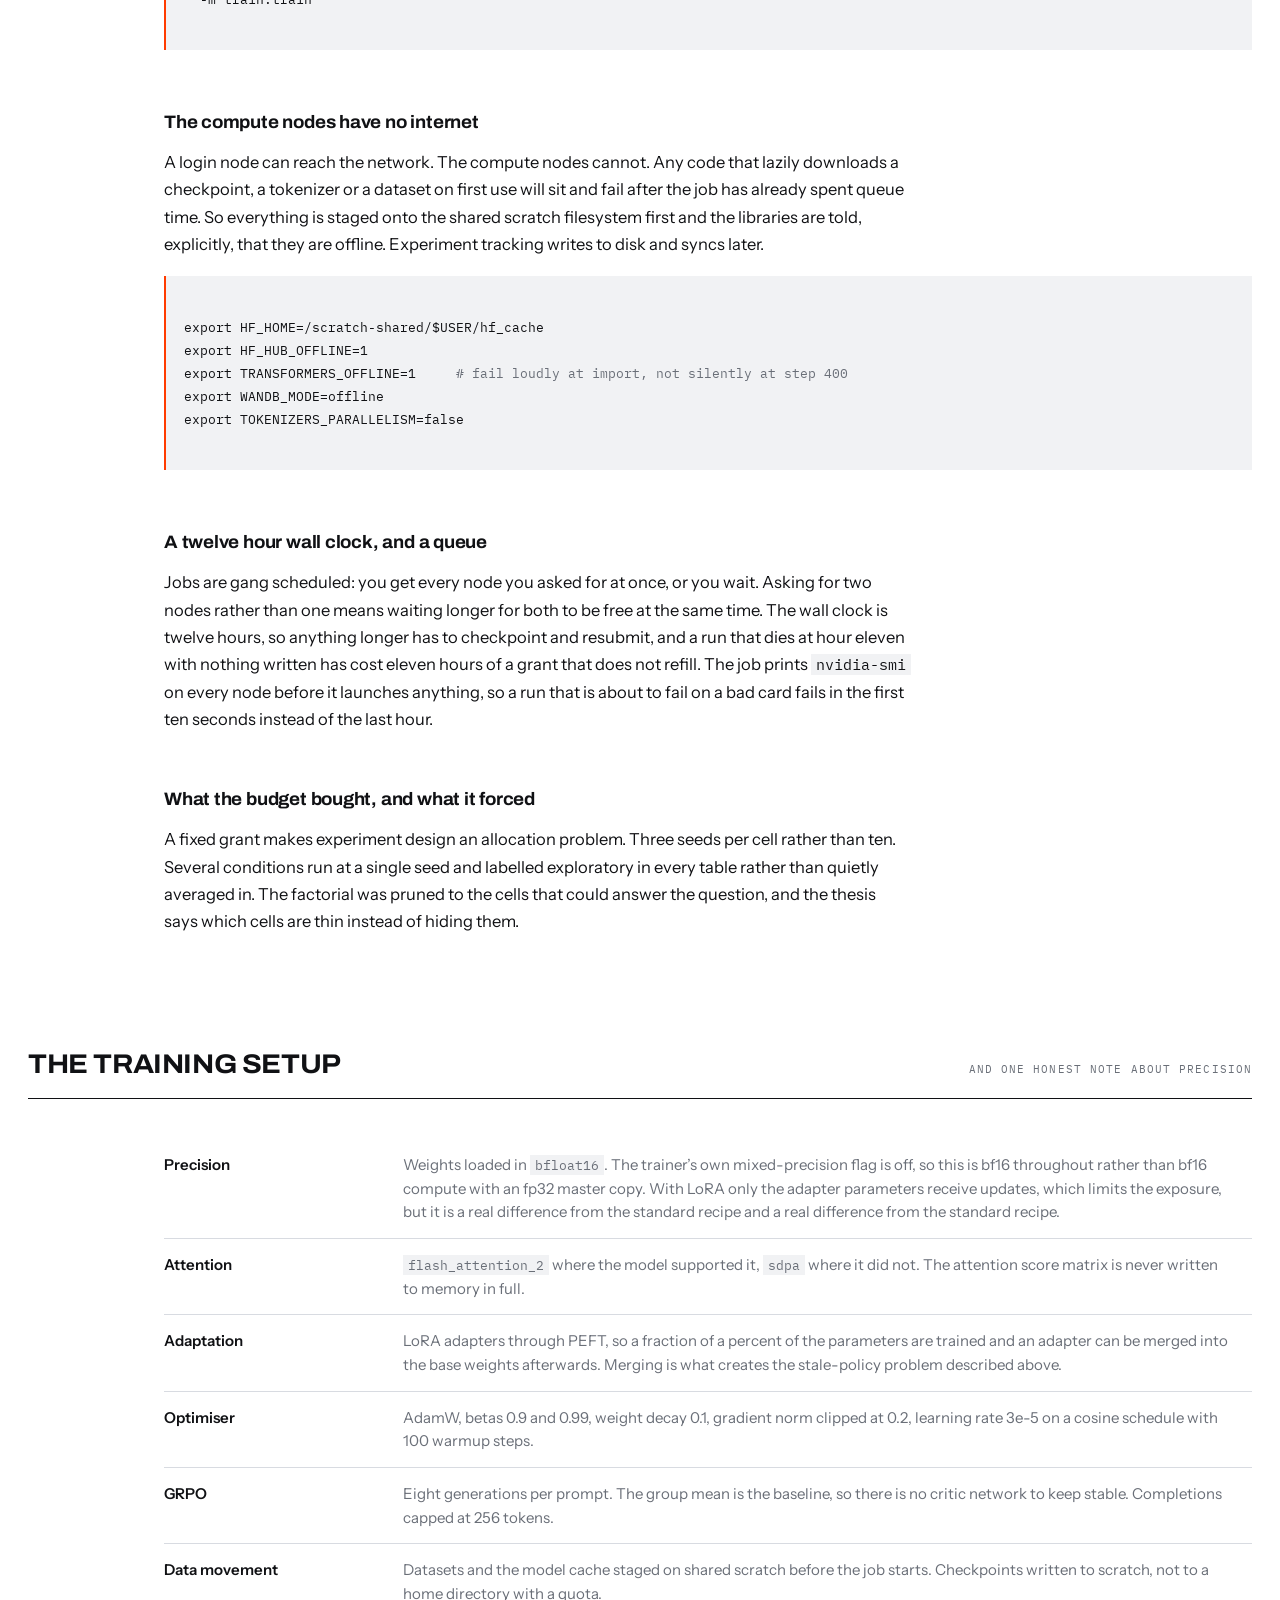
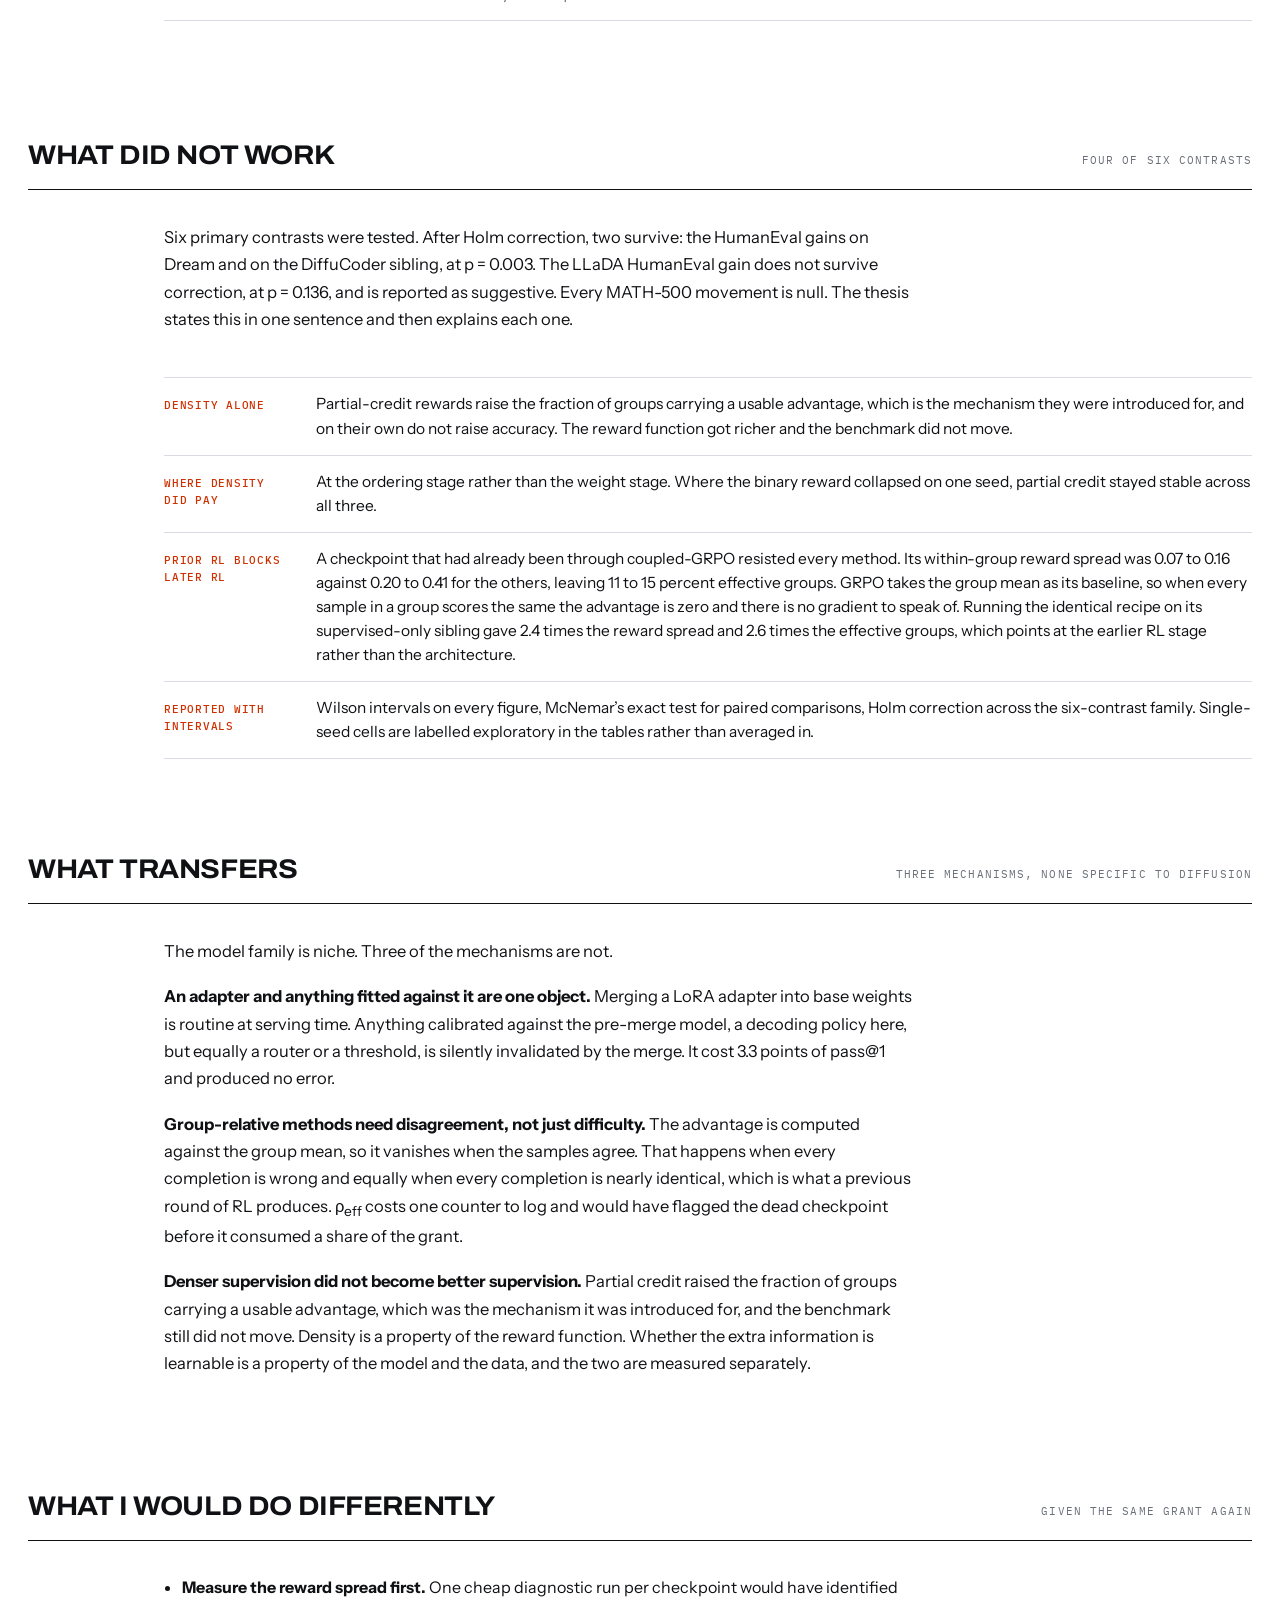
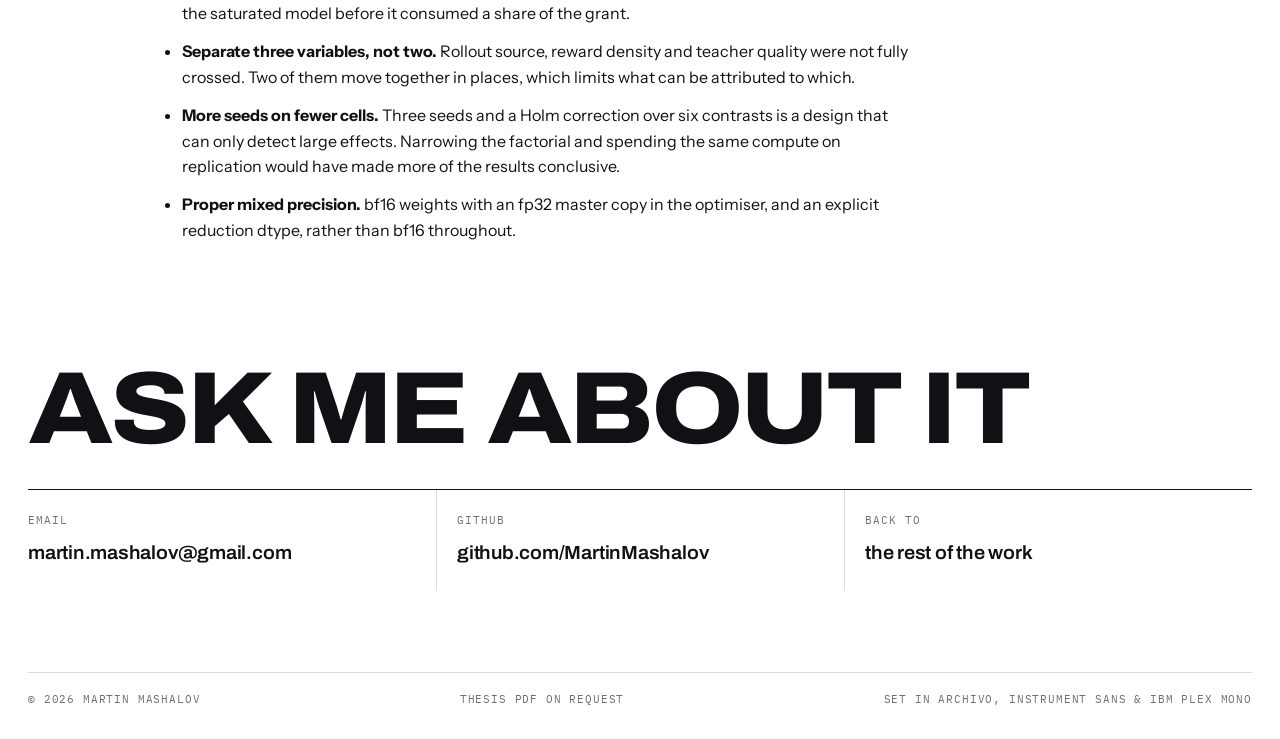
<file: thesis.html>
<!doctype html>
<html lang="en">
<head>
<meta charset="utf-8">
<meta name="viewport" content="width=device-width, initial-scale=1">
<title>Reinforcement learning on diffusion language models — Martin Mashalov</title>
<meta name="description" content="MSc thesis: post-training diffusion language models with GRPO. What changed, what did not, and how it was trained on a shared H100 cluster with a fixed budget.">
<meta name="author" content="Martin Mashalov">
<meta property="og:title" content="Reinforcement learning on diffusion language models">
<meta property="og:description" content="MSc thesis: post-training diffusion language models with GRPO, and the cluster engineering behind it.">
<meta property="og:type" content="article">
<meta property="og:url" content="https://martinmashalov.github.io/thesis.html">
<meta property="og:image" content="https://martinmashalov.github.io/assets/og.png">
<meta name="twitter:card" content="summary_large_image">
<link rel="canonical" href="https://martinmashalov.github.io/thesis.html">
<link rel="icon" href="data:image/svg+xml,<svg xmlns='http://www.w3.org/2000/svg' viewBox='0 0 32 32'><rect width='32' height='32' fill='%23101114'/><rect x='6' y='7' width='7' height='18' fill='%23FF3B00'/><rect x='19' y='7' width='7' height='18' fill='%23fff'/></svg>">
<link rel="preconnect" href="https://fonts.googleapis.com">
<link rel="preconnect" href="https://fonts.gstatic.com" crossorigin>
<link href="https://fonts.googleapis.com/css2?family=Archivo:wdth,wght@62..125,400..900&family=IBM+Plex+Mono:wght@400;500&family=Instrument+Sans:wght@400..700&display=swap" rel="stylesheet">
<link rel="stylesheet" href="styles.css">
<link rel="stylesheet" href="thesis.css">
</head>
<body>

<div class="gridlines" aria-hidden="true"><i></i><i></i><i></i><i></i><i></i><i></i><i></i><i></i><i></i><i></i><i></i><i></i></div>

<div class="shell">

  <header class="masthead">
    <b><a href="index.html" style="text-decoration:none">Martin Mashalov</a></b>
    <nav>
      <a href="index.html">Work</a>
      <a href="index.html#experience">Experience</a>
      <a href="index.html#contact">Contact</a>
    </nav>
  </header>

  <section class="hero doc-hero">
    <p class="eyebrow">MSc thesis &nbsp;&middot;&nbsp; University of Amsterdam &nbsp;&middot;&nbsp; July 2026</p>
    <h1 class="doc-title">Dense rewards and unmasking policies in diffusion language models</h1>
    <p class="lede">
      A diffusion language model does not write left to right. It starts from a fully masked sequence
      and reveals tokens over a fixed number of steps, choosing at each step which position to fill.
      That choice is a second thing you can train. This thesis asks whether post-training should
      change the model&rsquo;s weights, the order it writes in, or both.
    </p>
    <p class="doc-sub">
      Supervisor dr. B. Wouters. Second reader Prof. dr. C. Diks. Econometrics, Data Science track.
      Trained on the Dutch national supercomputer under a fixed compute grant.
    </p>
  </section>

  <section class="band">
    <div class="band-head"><h2>The result</h2><span class="count">and the control that constrains it</span></div>
    <div class="doc">
      <div class="bignum">
        <span class="n">61.8</span>
        <span class="k">HumanEval pass@1 on Dream-7B. The same ordering policy carried across to the
        adapter-merged model unchanged scores 46.6. Re-fitting it on those merged weights is what
        produces 61.8. The gain survives McNemar&rsquo;s exact test and Holm correction over six
        primary contrasts at p&nbsp;=&nbsp;0.003.</span>
      </div>

      <p>
        Train a LoRA adapter with reinforcement learning, then merge it. A decoding policy that was
        fitted against the pre-merge weights does not survive the move: HumanEval pass@1 falls from
        46.6 to 43.3 under direct transfer. Re-fit the same policy on the merged weights and it reaches
        61.8. The thesis calls the combined procedure co-adaptation, and the drop under direct transfer
        is the evidence that the policy is tied to a particular set of weights rather than to the task.
      </p>
      <p>
        Two controls limit how much of that can be claimed. A learned schedule decodes with more
        network function evaluations than the vanilla configuration, so a like-for-like comparison has
        to hold the decoding budget fixed; once it does, only Dream keeps a positive margin, and LLaDA
        does not. A continuation control attributes part of the recovery to the additional training the
        re-fit involves rather than to re-adaptation alone. Both appear in the results tables.
      </p>
    </div>
  </section>

  <section class="band">
    <div class="band-head"><h2>Why GRPO does not simply port</h2><span class="count">the likelihood is intractable</span></div>
    <div class="doc">
      <p>
        GRPO needs a probability ratio between the current policy and the one that generated the
        sample. For an autoregressive model that ratio is a product of per-token conditionals and is
        read straight off the forward pass. A masked diffusion model has no such factorisation: the
        exact sequence likelihood is intractable, because the model defines a distribution over
        denoising trajectories rather than over left-to-right continuations.
      </p>
      <p>
        diffu-GRPO works around this with a one-step estimator of the sequence log-probabilities under
        random prompt masking. That estimator is the load-bearing approximation of the whole method,
        and it is the reason results from the autoregressive RL literature cannot be assumed to carry
        over. The advantage itself follows the variant that drops the standard-deviation denominator,
        so it reduces to <code>r<sub>i</sub> &minus; r&#772;</code>, and the optimiser step is skipped
        entirely for any group whose advantages are all zero.
      </p>
      <p>
        That last detail is where the thesis&rsquo;s main diagnostic comes from.
      </p>
    </div>
  </section>

  <section class="band">
    <div class="band-head"><h2>A diagnostic for whether learning is possible at all</h2><span class="count">&rho;<sub>eff</sub></span></div>
    <div class="doc">
      <p>
        Call a group <em>effective</em> when the rewards inside it are not all equal, so
        <code>&sigma;<sub>r</sub> &gt; 0</code> and the advantage is non-zero. Define
      </p>

      <div class="code">
&rho;<span class="c">eff</span> = Pr[ &sigma;<span class="c">r</span> &gt; 0 ]        <span class="c">estimated over the N groups logged in a run</span>
      </div>

      <p>
        This is the fraction of sampled groups that can produce a reward-driven gradient at all. It
        costs nothing to log and it separates three failure modes that otherwise look identical from
        the loss curve.
      </p>

      <table class="doc-table">
        <thead><tr><th>Condition</th><th>Effect on &rho;<sub>eff</sub></th><th>Why</th></tr></thead>
        <tbody>
          <tr>
            <td><b>Binary reward, early training</b></td>
            <td>Small</td>
            <td>Almost every group is uniformly wrong, so every completion scores zero and the spread is zero.</td>
          </tr>
          <tr>
            <td><b>Partial-credit reward</b></td>
            <td>Should rise</td>
            <td>Test-pass fraction and AST similarity break ties before any completion is exactly correct, so a group of near-misses still carries signal.</td>
          </tr>
          <tr>
            <td><b>Already RL-tuned model</b></td>
            <td>Small, even on problems it cannot solve</td>
            <td>The advantage vanishes when rewards agree, which happens when every completion is wrong <em>and</em> when every completion is nearly the same. A sharpened policy samples with too little diversity to disagree with itself.</td>
          </tr>
        </tbody>
      </table>

      <p>
        The third row is the finding. DiffuCoder-cpGRPO arrives having already been through
        coupled-GRPO, and it resists every method tried here. Its within-group reward spread runs 0.07
        to 0.16 against 0.20 to 0.41 for the reinforcement-learning-naive models, leaving 11 to 15
        percent of groups effective. Running the identical recipe on its supervised-only sibling gives
        2.4 times the spread and 2.6 times the effective groups, which points at the prior RL stage
        rather than at the architecture, since the two checkpoints share one.
      </p>
      <p>
        The autoregressive literature documents a related phenomenon under the name entropy collapse,
        where group-relative optimisation sharpens a policy until its samples agree and its exploratory
        range narrows. The thesis notes the resemblance and then declines to claim it: the relation to
        the accuracy outcome is associative, was not established by intervention, and one model family
        cannot settle whether it generalises.
      </p>
    </div>
  </section>

  <section class="band">
    <div class="band-head"><h2>The second thing you can train</h2><span class="count">decoding order, and what it costs</span></div>
    <div class="doc">
      <p>
        Generation runs from a fully masked sequence back to clean text. Two quantities are free. The
        schedule, meaning which positions to commit and in what order, and the number of reverse steps,
        counted as network function evaluations.
      </p>
      <p>
        They are coupled, and the coupling is the whole inference-time problem. Committing one position
        per step makes the model&rsquo;s conditional-independence assumption exact and spends the most
        NFEs. Committing many positions at once empties the mask set in far fewer NFEs but forces an
        independence that need not hold, and the errors from prematurely co-committed tokens are what
        degrade the output. The schedule is therefore a direct trade of compute against the accuracy
        lost to committing too early, which is why every comparison in the thesis has to be
        budget-matched before it means anything.
      </p>
      <p>
        An autoregressive model has no equivalent choice, and this is the degree of freedom that makes
        post-training a diffusion model a different problem rather than the same problem on unusual
        hardware.
      </p>
    </div>
  </section>

  <section class="band">
    <div class="band-head"><h2>Running it on a shared cluster</h2><span class="count">four GPUs a node, twelve hours, no internet</span></div>
    <div class="doc">
      <p>
        The experiments ran on the Dutch national supercomputer under a fixed compute grant, plus
        rented H100 and H200 nodes when the grant ran low. A subset of evaluations ran on A100 and
        B200. None of that is a large cluster by industry standards, and the constraints shaped the
        experiment design more than the method did.
      </p>

      <h3>Four GPUs per node, so eight GPUs means two nodes</h3>
      <p>
        The H100 partition has four GPUs per node. Any run wanting eight has to cross a node boundary,
        which turns a single-machine job into a distributed one and puts the gradient all-reduce on
        the interconnect instead of NVLink. The submission script asks for
        <code>--nodes=2 --gpus-per-node=4</code> and one task per node, then launches four processes
        per task.
      </p>

      <div class="code">
<span class="c"># Snellius H100 nodes have 4 GPUs, so eight means two nodes.</span>
#SBATCH --partition=gpu_h100
#SBATCH --nodes=2
#SBATCH --gpus-per-node=4
#SBATCH --ntasks-per-node=1
#SBATCH --cpus-per-task=64
#SBATCH --time=12:00:00
      </div>

      <h3>Eight processes, two nodes, one NCCL process group</h3>
      <p>
        The eight ranks talk over <b>NCCL</b>, which is what PyTorch selects on CUDA, so the gradient
        all-reduce crosses the InfiniBand fabric between the two nodes rather than staying on NVLink.
        Before any of that, the eight processes need a meeting point in order to form the group at all.
        The first hostname in the Slurm allocation becomes the rendezvous address, and the port is
        derived from the job ID rather than fixed, because two of my own jobs landing on the same node
        with the same hard-coded port will collide and hang. Each process learns which machine it is
        from Slurm rather than being told.
      </p>

      <div class="code">
MASTER_ADDR=$(scontrol show hostnames "$SLURM_JOB_NODELIST" | head -n 1)
MASTER_PORT=${MASTER_PORT:-$((20000 + SLURM_JOB_ID % 40000))}   <span class="c"># not a fixed port</span>

accelerate launch \
  --num_processes  "$NUM_PROCESSES" \
  --num_machines   "$NUM_MACHINES" \
  --machine_rank   "$SLURM_PROCID" \      <span class="c"># identity comes from the scheduler</span>
  --main_process_ip   "$MASTER_ADDR" \
  --main_process_port "$MASTER_PORT" \
  -m train.train
      </div>

      <h3>The compute nodes have no internet</h3>
      <p>
        A login node can reach the network. The compute nodes cannot. Any code that lazily downloads a checkpoint, a tokenizer or a dataset on first
        use will sit and fail after the job has already spent queue time. So everything is staged onto
        the shared scratch filesystem first and the libraries are told, explicitly, that they are
        offline. Experiment tracking writes to disk and syncs later.
      </p>

      <div class="code">
export HF_HOME=/scratch-shared/$USER/hf_cache
export HF_HUB_OFFLINE=1
export TRANSFORMERS_OFFLINE=1     <span class="c"># fail loudly at import, not silently at step 400</span>
export WANDB_MODE=offline
export TOKENIZERS_PARALLELISM=false
      </div>

      <h3>A twelve hour wall clock, and a queue</h3>
      <p>
        Jobs are gang scheduled: you get every node you asked for at once, or you wait. Asking for
        two nodes rather than one means waiting longer for both to be free at the same time. The wall
        clock is twelve hours, so anything longer has to checkpoint and resubmit, and a run that dies
        at hour eleven with nothing written has cost eleven hours of a grant that does not refill.
        The job prints <code>nvidia-smi</code> on every node before it launches anything, so a run
        that is about to fail on a bad card fails in the first ten seconds instead of the last hour.
      </p>

      <h3>What the budget bought, and what it forced</h3>
      <p>
        A fixed grant makes experiment design an allocation problem. Three seeds per cell rather than
        ten. Several conditions run at a single seed and labelled exploratory in every table rather
        than quietly averaged in. The factorial was pruned to the cells that could answer the question,
        and the thesis says which cells are thin instead of hiding them.
      </p>
    </div>
  </section>

  <section class="band">
    <div class="band-head"><h2>The training setup</h2><span class="count">and one honest note about precision</span></div>
    <div class="doc">
      <table class="doc-table">
        <tbody>
          <tr><td><b>Precision</b></td><td>Weights loaded in <code>bfloat16</code>. The trainer&rsquo;s own mixed-precision flag is off, so this is bf16 throughout rather than bf16 compute with an fp32 master copy. With LoRA only the adapter parameters receive updates, which limits the exposure, but it is a real difference from the standard recipe and a real difference from the standard recipe.</td></tr>
          <tr><td><b>Attention</b></td><td><code>flash_attention_2</code> where the model supported it, <code>sdpa</code> where it did not. The attention score matrix is never written to memory in full.</td></tr>
          <tr><td><b>Adaptation</b></td><td>LoRA adapters through PEFT, so a fraction of a percent of the parameters are trained and an adapter can be merged into the base weights afterwards. Merging is what creates the stale-policy problem described above.</td></tr>
          <tr><td><b>Optimiser</b></td><td>AdamW, betas 0.9 and 0.99, weight decay 0.1, gradient norm clipped at 0.2, learning rate 3e-5 on a cosine schedule with 100 warmup steps.</td></tr>
          <tr><td><b>GRPO</b></td><td>Eight generations per prompt. The group mean is the baseline, so there is no critic network to keep stable. Completions capped at 256 tokens.</td></tr>
          <tr><td><b>Data movement</b></td><td>Datasets and the model cache staged on shared scratch before the job starts. Checkpoints written to scratch, not to a home directory with a quota.</td></tr>
        </tbody>
      </table>
    </div>
  </section>

  <section class="band">
    <div class="band-head"><h2>What did not work</h2><span class="count">four of six contrasts</span></div>
    <div class="doc">
      <p>
        Six primary contrasts were tested. After Holm correction, two survive: the HumanEval gains on
        Dream and on the DiffuCoder sibling, at p = 0.003. The LLaDA HumanEval gain does not survive
        correction, at p = 0.136, and is reported as suggestive. Every MATH-500 movement is null.
        The thesis states this in one sentence and then explains each one.
      </p>

      <div class="findings">
        <div><b>Density alone</b><span>Partial-credit rewards raise the fraction of groups carrying a usable advantage, which is the mechanism they were introduced for, and on their own do not raise accuracy. The reward function got richer and the benchmark did not move.</span></div>
        <div><b>Where density did pay</b><span>At the ordering stage rather than the weight stage. Where the binary reward collapsed on one seed, partial credit stayed stable across all three.</span></div>
        <div><b>Prior RL blocks later RL</b><span>A checkpoint that had already been through coupled-GRPO resisted every method. Its within-group reward spread was 0.07 to 0.16 against 0.20 to 0.41 for the others, leaving 11 to 15 percent effective groups. GRPO takes the group mean as its baseline, so when every sample in a group scores the same the advantage is zero and there is no gradient to speak of. Running the identical recipe on its supervised-only sibling gave 2.4 times the reward spread and 2.6 times the effective groups, which points at the earlier RL stage rather than the architecture.</span></div>
        <div><b>Reported with intervals</b><span>Wilson intervals on every figure, McNemar&rsquo;s exact test for paired comparisons, Holm correction across the six-contrast family. Single-seed cells are labelled exploratory in the tables rather than averaged in.</span></div>
      </div>
    </div>
  </section>

  <section class="band">
    <div class="band-head"><h2>What transfers</h2><span class="count">three mechanisms, none specific to diffusion</span></div>
    <div class="doc">
      <p>
        The model family is niche. Three of the mechanisms are not.
      </p>
      <p>
        <b>An adapter and anything fitted against it are one object.</b> Merging a LoRA adapter into
        base weights is routine at serving time. Anything calibrated against the pre-merge model, a
        decoding policy here, but equally a router or a threshold, is silently invalidated by the
        merge. It cost 3.3 points of pass@1 and produced no error.
      </p>
      <p>
        <b>Group-relative methods need disagreement, not just difficulty.</b> The advantage is computed
        against the group mean, so it vanishes when the samples agree. That happens when every
        completion is wrong and equally when every completion is nearly identical, which is what a
        previous round of RL produces. &rho;<sub>eff</sub> costs one counter to log and would have
        flagged the dead checkpoint before it consumed a share of the grant.
      </p>
      <p>
        <b>Denser supervision did not become better supervision.</b> Partial credit raised the
        fraction of groups carrying a usable advantage, which was the mechanism it was introduced for,
        and the benchmark still did not move. Density is a property of the reward function. Whether
        the extra information is learnable is a property of the model and the data, and the two are
        measured separately.
      </p>
    </div>
  </section>

  <section class="band">
    <div class="band-head"><h2>What I would do differently</h2><span class="count">given the same grant again</span></div>
    <div class="doc">
      <ul class="doc-list">
        <li><b>Measure the reward spread first.</b> One cheap diagnostic run per checkpoint would have identified the saturated model before it consumed a share of the grant.</li>
        <li><b>Separate three variables, not two.</b> Rollout source, reward density and teacher quality were not fully crossed. Two of them move together in places, which limits what can be attributed to which.</li>
        <li><b>More seeds on fewer cells.</b> Three seeds and a Holm correction over six contrasts is a design that can only detect large effects. Narrowing the factorial and spending the same compute on replication would have made more of the results conclusive.</li>
        <li><b>Proper mixed precision.</b> bf16 weights with an fp32 master copy in the optimiser, and an explicit reduction dtype, rather than bf16 throughout.</li>
      </ul>
    </div>
  </section>

  <section class="contact" id="contact">
    <h2>Ask me about it</h2>
    <div class="ways">
      <a href="mailto:martin.mashalov@gmail.com"><span class="k">Email</span><span class="v">martin.mashalov@gmail.com</span></a>
      <a href="https://github.com/MartinMashalov"><span class="k">GitHub</span><span class="v">github.com/MartinMashalov</span></a>
      <a href="index.html"><span class="k">Back to</span><span class="v">the rest of the work</span></a>
    </div>
    <div class="colophon">
      <span>&copy; 2026 Martin Mashalov</span>
      <span>Thesis PDF on request</span>
      <span>Set in Archivo, Instrument Sans &amp; IBM Plex Mono</span>
    </div>
  </section>

</div>

<script src="main.js"></script>
</body>
</html>
</file>
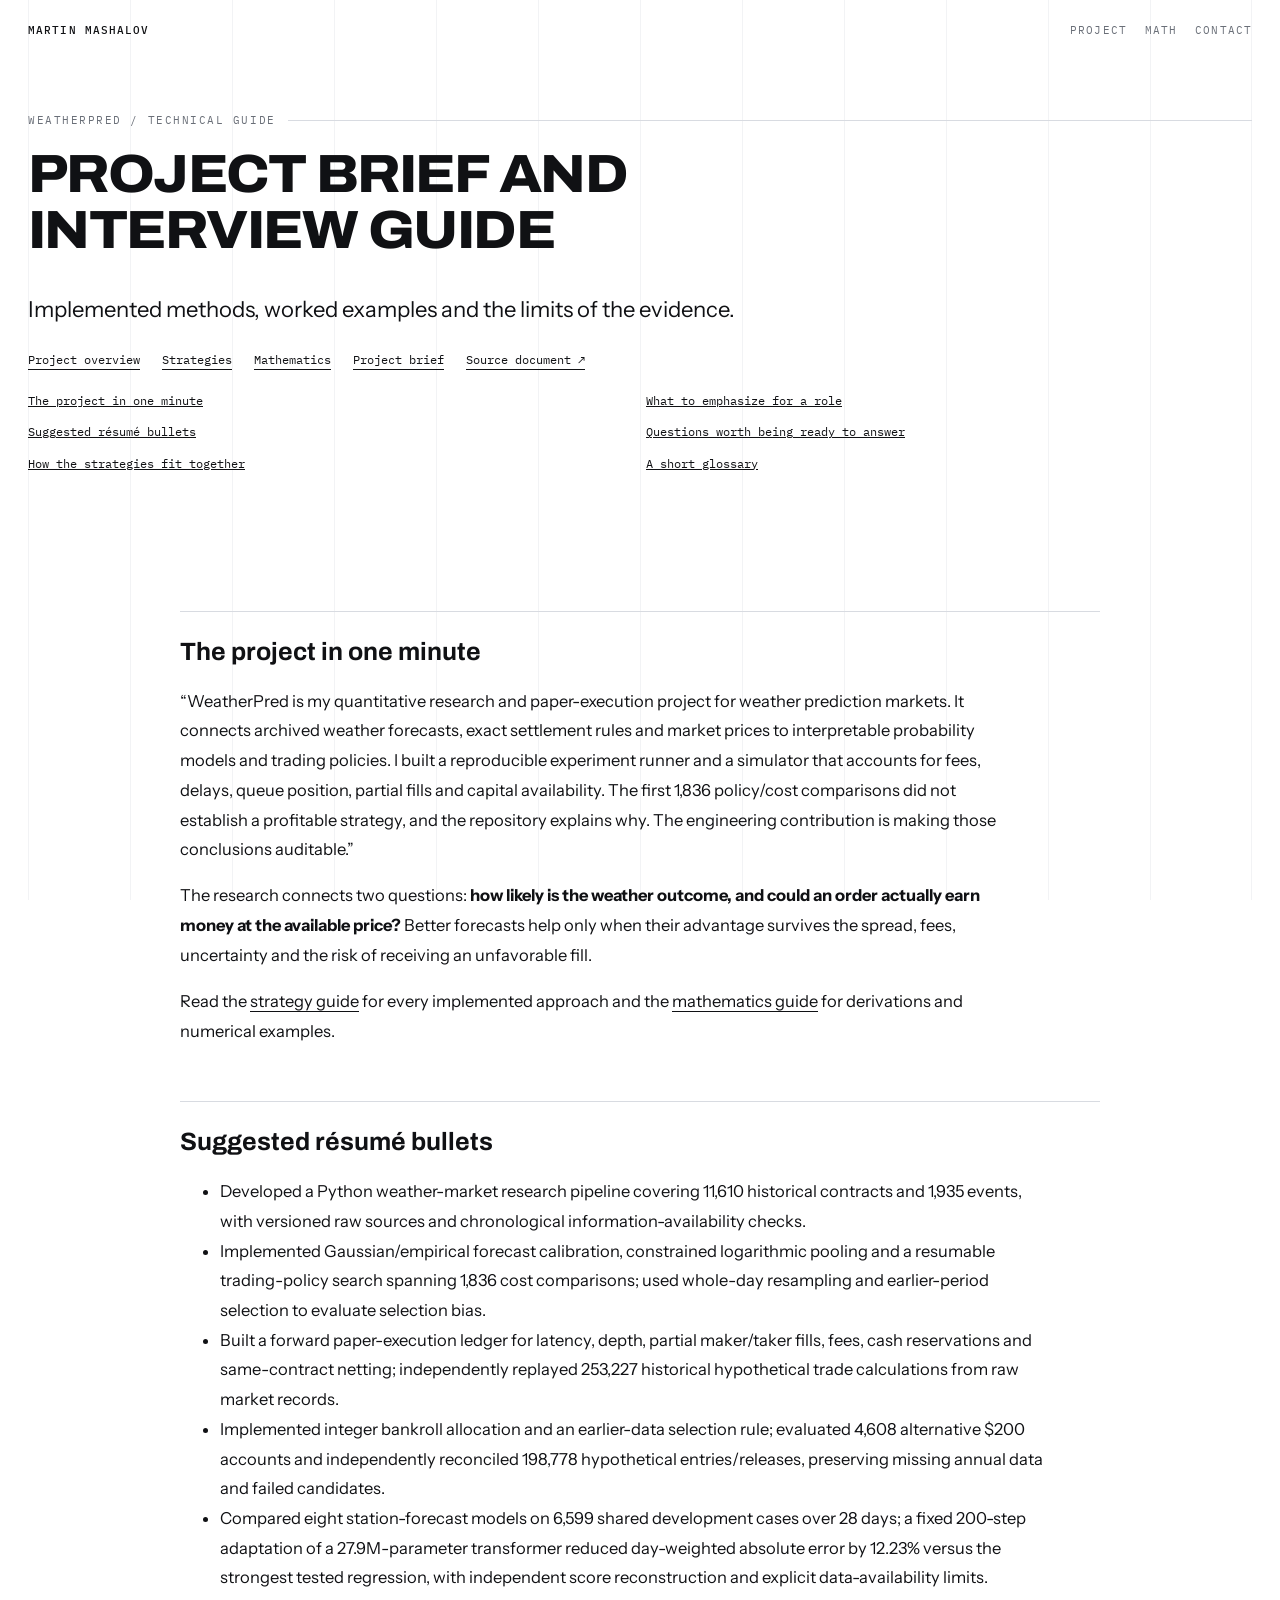
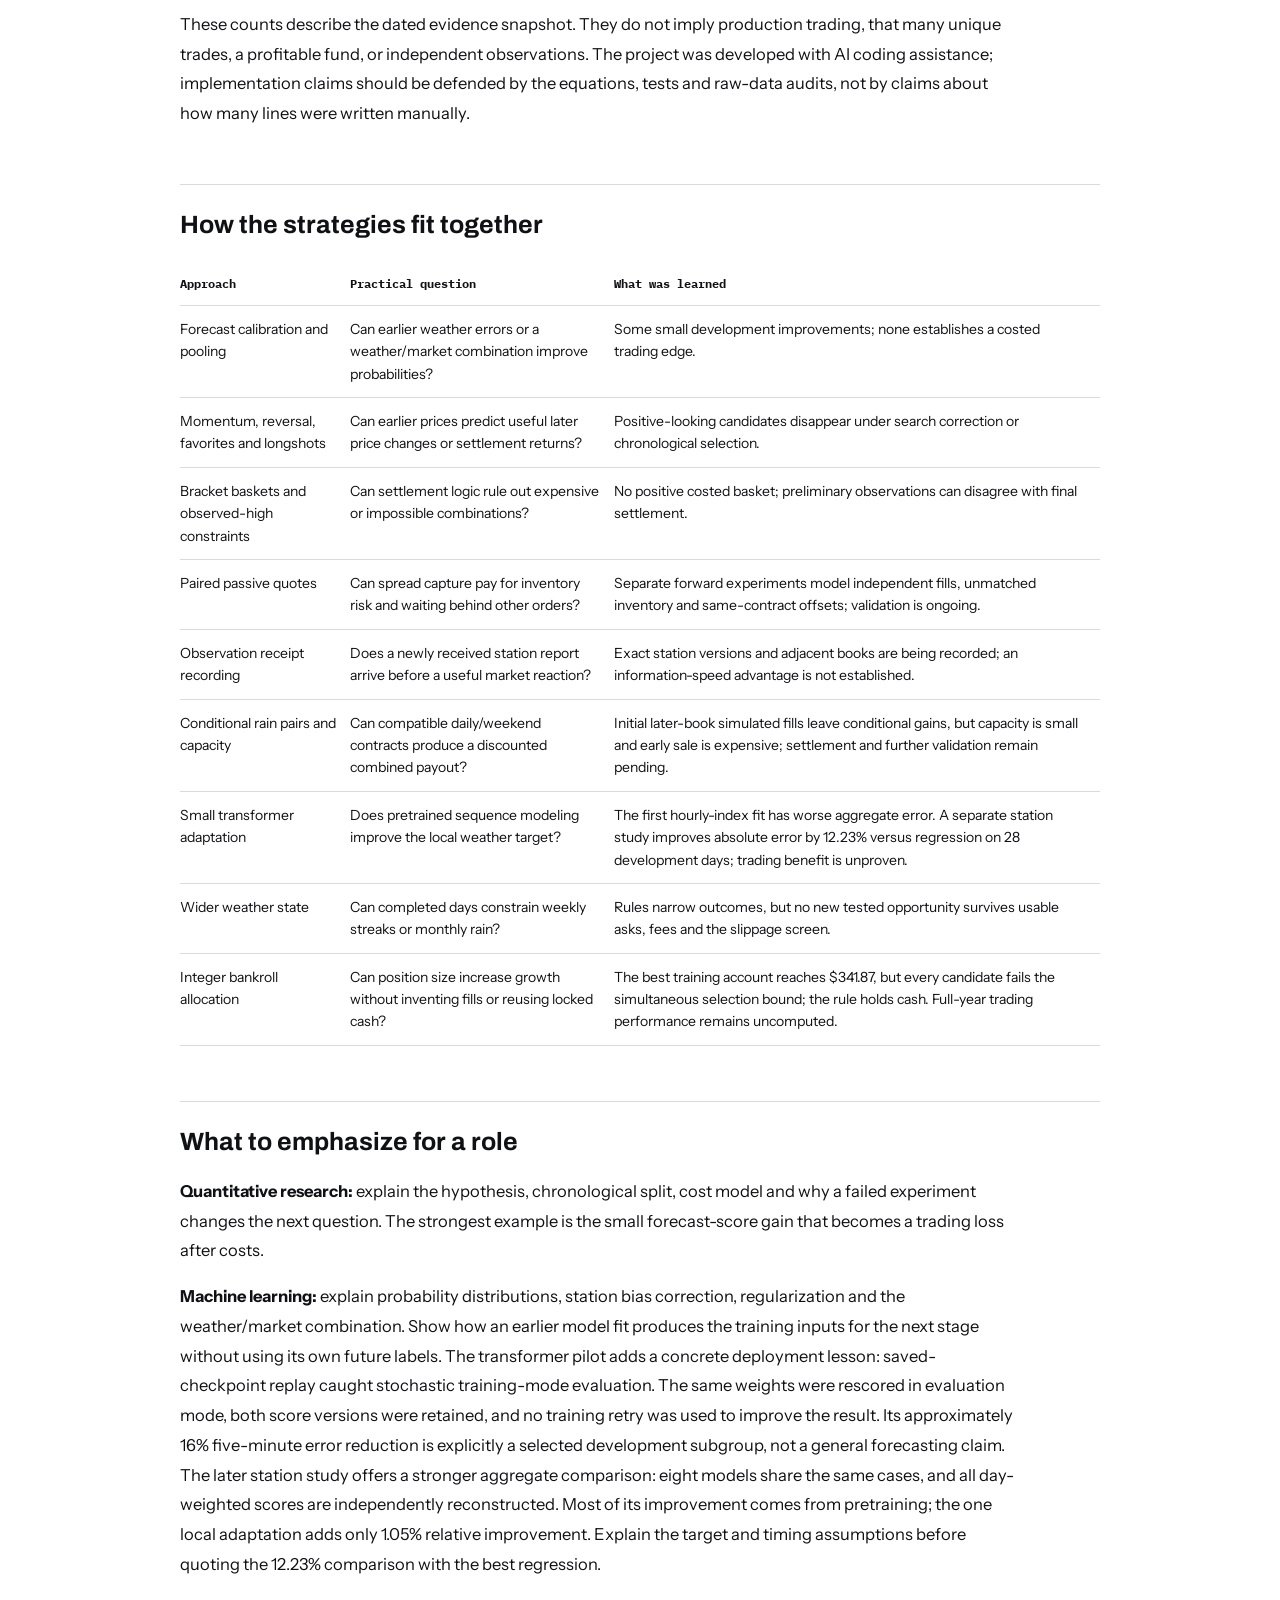
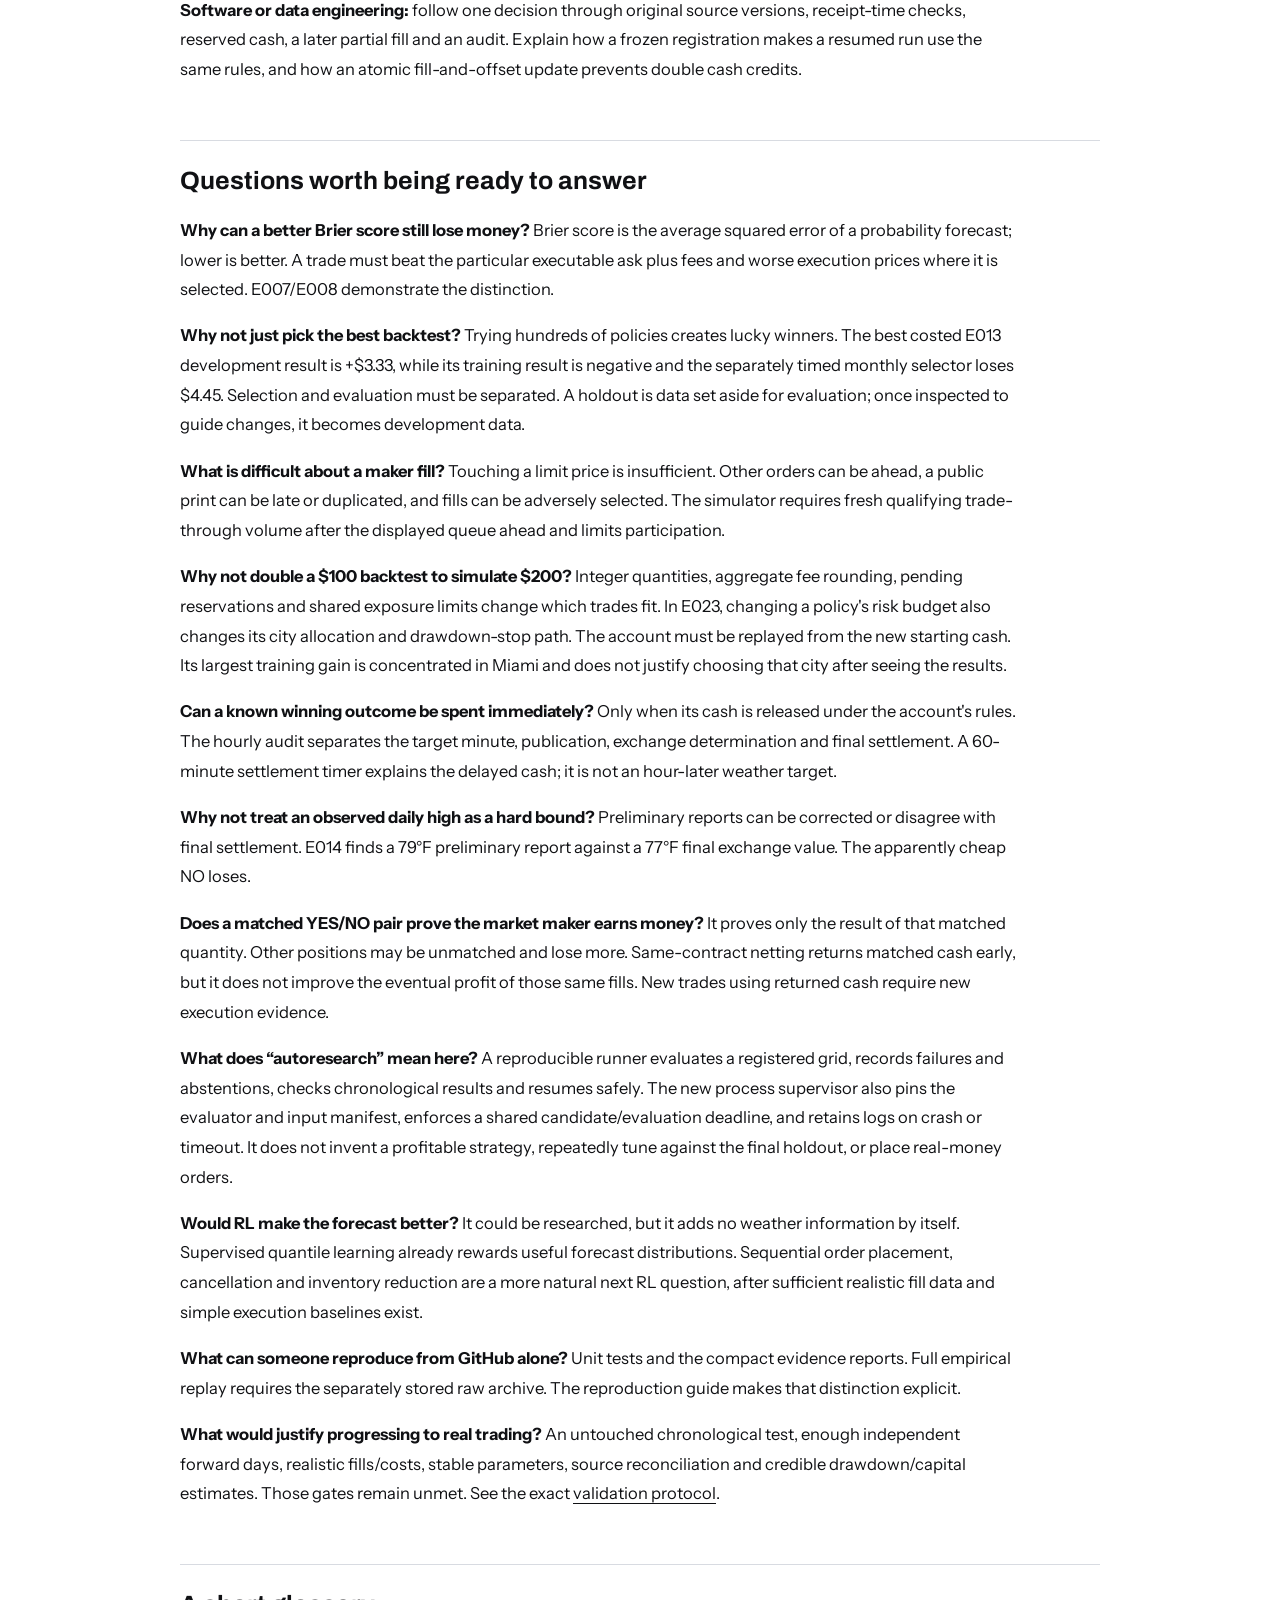
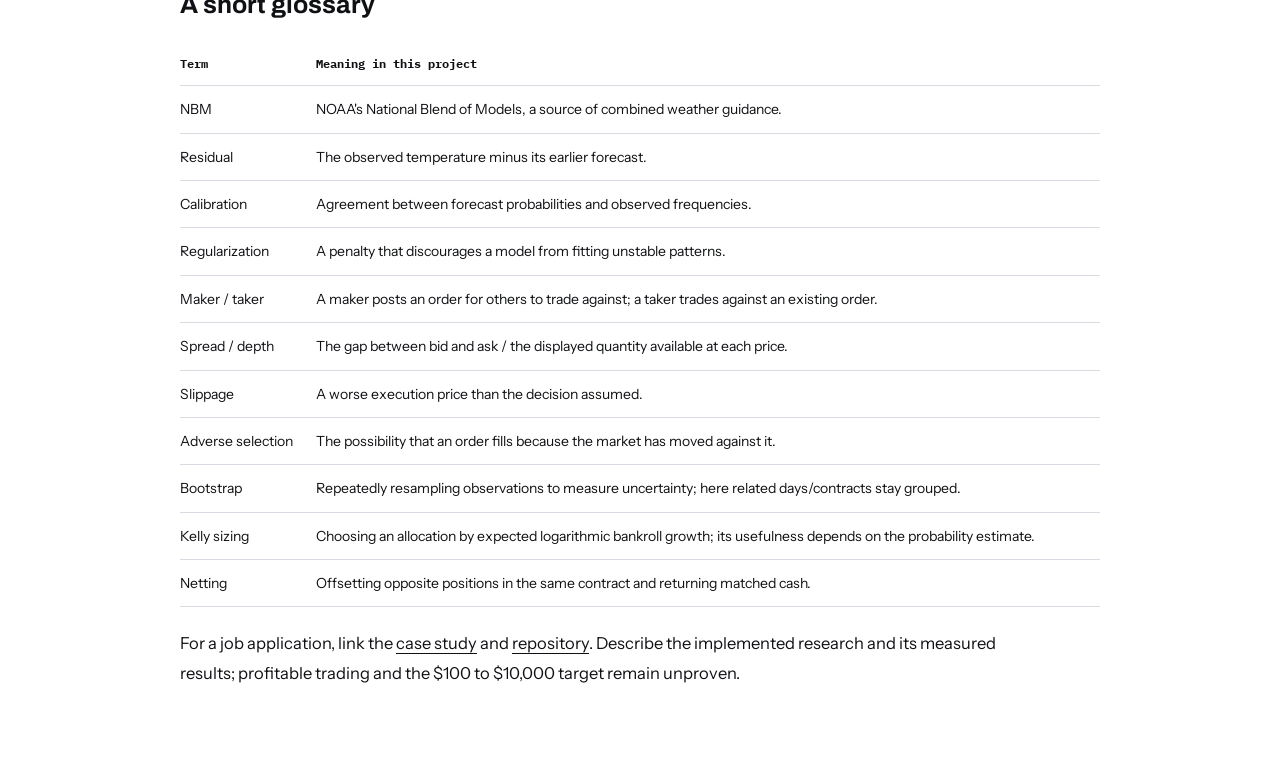
<file: weatherpred-interview.html>
<!doctype html><html lang="en"><head><meta charset="utf-8"><meta name="viewport" content="width=device-width, initial-scale=1"><title>Project brief and interview guide — Martin Mashalov</title><meta name="description" content="WeatherPred: auditable weather-market research, trading strategies, mathematics and realistic paper execution."><meta name="author" content="Martin Mashalov"><meta property="og:title" content="Project brief and interview guide"><meta property="og:type" content="article"><meta property="og:url" content="https://martinmashalov.github.io/weatherpred-interview.html"><meta property="og:image" content="https://martinmashalov.github.io/assets/og.png"><link rel="canonical" href="https://martinmashalov.github.io/weatherpred-interview.html"><link rel="preconnect" href="https://fonts.googleapis.com"><link rel="preconnect" href="https://fonts.gstatic.com" crossorigin><link href="https://fonts.googleapis.com/css2?family=Archivo:wdth,wght@62..125,400..900&family=IBM+Plex+Mono:wght@400;500&family=Instrument+Sans:wght@400..700&display=swap" rel="stylesheet"><link rel="stylesheet" href="styles.css"><link rel="stylesheet" href="thesis.css"><link rel="stylesheet" href="weatherpred.css"></head><body><div class="gridlines" aria-hidden="true"><i></i><i></i><i></i><i></i><i></i><i></i><i></i><i></i><i></i><i></i><i></i><i></i></div><main class="shell"><header class="masthead"><b><a href="index.html" style="text-decoration:none">Martin Mashalov</a></b><nav aria-label="Project navigation"><a href="weatherpred.html">Project</a><a href="weatherpred-math.html">Math</a><a href="index.html#contact">Contact</a></nav></header><section class="hero doc-hero"><p class="eyebrow">WeatherPred / Technical guide</p><h1 class="doc-title">Project brief and interview guide</h1><p class="lede">Implemented methods, worked examples and the limits of the evidence.</p><div class="project-links"><a href="weatherpred.html">Project overview</a><a href="weatherpred-strategies.html">Strategies</a><a href="weatherpred-math.html">Mathematics</a><a href="weatherpred-interview.html">Project brief</a><a href="https://github.com/MartinMashalov/WeatherPred/blob/main/docs/INTERVIEW_GUIDE.md">Source document ↗</a></div><nav class="contents" aria-label="Guide contents"><a href="#section-1">The project in one minute</a><a href="#section-2">Suggested résumé bullets</a><a href="#section-3">How the strategies fit together</a><a href="#section-4">What to emphasize for a role</a><a href="#section-5">Questions worth being ready to answer</a><a href="#section-6">A short glossary</a></nav></section><article class="article-body"><h2 id="section-1">The project in one minute</h2>
<p>“WeatherPred is my quantitative research and paper-execution project for weather
prediction markets. It connects archived weather forecasts, exact settlement
rules and market prices to interpretable probability models and trading policies.
I built a reproducible experiment runner and a simulator that accounts for fees,
delays, queue position, partial fills and capital availability. The first 1,836 policy/cost
comparisons did not establish a profitable strategy, and the repository explains
why. The engineering contribution is making those conclusions auditable.”</p>
<p>The research connects two questions: <strong>how likely is the weather outcome, and
could an order actually earn money at the available price?</strong> Better forecasts
help only when their advantage survives the spread, fees, uncertainty and the
risk of receiving an unfavorable fill.</p>
<p>Read the <a href="weatherpred-strategies.html">strategy guide</a> for every implemented approach and the
<a href="weatherpred-math.html">mathematics guide</a> for derivations and numerical examples.</p>
<h2 id="section-2">Suggested résumé bullets</h2>
<ul>
<li>Developed a Python weather-market research pipeline covering 11,610 historical
contracts and 1,935 events, with versioned raw sources and chronological
information-availability checks.</li>
<li>Implemented Gaussian/empirical forecast calibration, constrained logarithmic
pooling and a resumable trading-policy search spanning 1,836 cost comparisons;
used whole-day resampling and earlier-period selection to evaluate selection bias.</li>
<li>Built a forward paper-execution ledger for latency, depth, partial maker/taker
fills, fees, cash reservations and same-contract netting; independently replayed
253,227 historical hypothetical trade calculations from raw market records.</li>
<li>Implemented integer bankroll allocation and an earlier-data selection rule;
evaluated 4,608 alternative $200 accounts and independently reconciled 198,778
hypothetical entries/releases, preserving missing annual data and failed candidates.</li>
<li>Compared eight station-forecast models on 6,599 shared development cases over
28 days; a fixed 200-step adaptation of a 27.9M-parameter transformer reduced
day-weighted absolute error by 12.23% versus the strongest tested regression,
with independent score reconstruction and explicit data-availability limits.</li>
</ul>
<p>These counts describe the dated evidence snapshot. They do not imply production
trading, that many unique trades, a profitable fund, or independent observations.
The project was developed with AI coding assistance; implementation claims should
be defended by the equations, tests and raw-data audits, not by claims about how
many lines were written manually.</p>
<h2 id="section-3">How the strategies fit together</h2>
<table>
<thead>
<tr>
<th>Approach</th>
<th>Practical question</th>
<th>What was learned</th>
</tr>
</thead>
<tbody><tr>
<td>Forecast calibration and pooling</td>
<td>Can earlier weather errors or a weather/market combination improve probabilities?</td>
<td>Some small development improvements; none establishes a costed trading edge.</td>
</tr>
<tr>
<td>Momentum, reversal, favorites and longshots</td>
<td>Can earlier prices predict useful later price changes or settlement returns?</td>
<td>Positive-looking candidates disappear under search correction or chronological selection.</td>
</tr>
<tr>
<td>Bracket baskets and observed-high constraints</td>
<td>Can settlement logic rule out expensive or impossible combinations?</td>
<td>No positive costed basket; preliminary observations can disagree with final settlement.</td>
</tr>
<tr>
<td>Paired passive quotes</td>
<td>Can spread capture pay for inventory risk and waiting behind other orders?</td>
<td>Separate forward experiments model independent fills, unmatched inventory and same-contract offsets; validation is ongoing.</td>
</tr>
<tr>
<td>Observation receipt recording</td>
<td>Does a newly received station report arrive before a useful market reaction?</td>
<td>Exact station versions and adjacent books are being recorded; an information-speed advantage is not established.</td>
</tr>
<tr>
<td>Conditional rain pairs and capacity</td>
<td>Can compatible daily/weekend contracts produce a discounted combined payout?</td>
<td>Initial later-book simulated fills leave conditional gains, but capacity is small and early sale is expensive; settlement and further validation remain pending.</td>
</tr>
<tr>
<td>Small transformer adaptation</td>
<td>Does pretrained sequence modeling improve the local weather target?</td>
<td>The first hourly-index fit has worse aggregate error. A separate station study improves absolute error by 12.23% versus regression on 28 development days; trading benefit is unproven.</td>
</tr>
<tr>
<td>Wider weather state</td>
<td>Can completed days constrain weekly streaks or monthly rain?</td>
<td>Rules narrow outcomes, but no new tested opportunity survives usable asks, fees and the slippage screen.</td>
</tr>
<tr>
<td>Integer bankroll allocation</td>
<td>Can position size increase growth without inventing fills or reusing locked cash?</td>
<td>The best training account reaches $341.87, but every candidate fails the simultaneous selection bound; the rule holds cash. Full-year trading performance remains uncomputed.</td>
</tr>
</tbody></table>
<h2 id="section-4">What to emphasize for a role</h2>
<p><strong>Quantitative research:</strong> explain the hypothesis, chronological split, cost
model and why a failed experiment changes the next question. The strongest
example is the small forecast-score gain that becomes a trading loss after costs.</p>
<p><strong>Machine learning:</strong> explain probability distributions, station bias correction,
regularization and the weather/market combination. Show how an earlier model fit
produces the training inputs for the next stage without using its own future labels.
The transformer pilot adds a concrete deployment lesson: saved-checkpoint replay
caught stochastic training-mode evaluation. The same weights were rescored in
evaluation mode, both score versions were retained, and no training retry was
used to improve the result. Its approximately 16% five-minute error reduction
is explicitly a selected development subgroup, not a general forecasting claim.
The later station study offers a stronger aggregate comparison: eight models
share the same cases, and all day-weighted scores are independently reconstructed.
Most of its improvement comes from pretraining; the one local adaptation adds
only 1.05% relative improvement. Explain the target and timing assumptions before
quoting the 12.23% comparison with the best regression.</p>
<p><strong>Software or data engineering:</strong> follow one decision through original source
versions, receipt-time checks, reserved cash, a later partial fill and an audit.
Explain how a frozen registration makes a resumed run use the same rules, and
how an atomic fill-and-offset update prevents double cash credits.</p>
<h2 id="section-5">Questions worth being ready to answer</h2>
<p><strong>Why can a better Brier score still lose money?</strong> Brier score is the average
squared error of a probability forecast; lower is better. A trade must beat the
particular executable ask plus fees and worse execution prices where it is
selected. E007/E008 demonstrate the distinction.</p>
<p><strong>Why not just pick the best backtest?</strong> Trying hundreds of policies creates
lucky winners. The best costed E013 development result is +$3.33, while its
training result is negative and the separately timed monthly selector loses
$4.45. Selection and evaluation must be separated. A holdout is data set aside
for evaluation; once inspected to guide changes, it becomes development data.</p>
<p><strong>What is difficult about a maker fill?</strong> Touching a limit price is insufficient.
Other orders can be ahead, a public print can be late or duplicated, and fills
can be adversely selected. The simulator requires fresh qualifying trade-through
volume after the displayed queue ahead and limits participation.</p>
<p><strong>Why not double a $100 backtest to simulate $200?</strong> Integer quantities,
aggregate fee rounding, pending reservations and shared exposure limits change
which trades fit. In E023, changing a policy&#39;s risk budget also changes its city
allocation and drawdown-stop path. The account must be replayed from the new
starting cash. Its largest training gain is concentrated in Miami and does not
justify choosing that city after seeing the results.</p>
<p><strong>Can a known winning outcome be spent immediately?</strong> Only when its cash is
released under the account&#39;s rules. The hourly audit separates the target minute,
publication, exchange determination and final settlement. A 60-minute settlement
timer explains the delayed cash; it is not an hour-later weather target.</p>
<p><strong>Why not treat an observed daily high as a hard bound?</strong> Preliminary reports can
be corrected or disagree with final settlement. E014 finds a 79°F preliminary
report against a 77°F final exchange value. The apparently cheap NO loses.</p>
<p><strong>Does a matched YES/NO pair prove the market maker earns money?</strong> It proves only
the result of that matched quantity. Other positions may be unmatched and lose
more. Same-contract netting returns matched cash early, but it does not improve
the eventual profit of those same fills. New trades using returned cash require
new execution evidence.</p>
<p><strong>What does “autoresearch” mean here?</strong> A reproducible runner evaluates a
registered grid, records failures and abstentions, checks chronological results
and resumes safely. The new process supervisor also pins the evaluator and input
manifest, enforces a shared candidate/evaluation deadline, and retains logs on
crash or timeout. It does not invent a profitable strategy, repeatedly tune
against the final holdout, or place real-money orders.</p>
<p><strong>Would RL make the forecast better?</strong> It could be researched, but it adds no
weather information by itself. Supervised quantile learning already rewards
useful forecast distributions. Sequential order placement, cancellation and
inventory reduction are a more natural next RL question, after sufficient
realistic fill data and simple execution baselines exist.</p>
<p><strong>What can someone reproduce from GitHub alone?</strong> Unit tests and the compact
evidence reports. Full empirical replay requires the separately stored raw
archive. The reproduction guide makes that distinction explicit.</p>
<p><strong>What would justify progressing to real trading?</strong> An untouched chronological
test, enough independent forward days, realistic fills/costs, stable parameters,
source reconciliation and credible drawdown/capital estimates. Those gates
remain unmet. See the exact <a href="https://github.com/MartinMashalov/WeatherPred/blob/main/config/validation.json">validation protocol</a>.</p>
<h2 id="section-6">A short glossary</h2>
<table>
<thead>
<tr>
<th>Term</th>
<th>Meaning in this project</th>
</tr>
</thead>
<tbody><tr>
<td>NBM</td>
<td>NOAA&#39;s National Blend of Models, a source of combined weather guidance.</td>
</tr>
<tr>
<td>Residual</td>
<td>The observed temperature minus its earlier forecast.</td>
</tr>
<tr>
<td>Calibration</td>
<td>Agreement between forecast probabilities and observed frequencies.</td>
</tr>
<tr>
<td>Regularization</td>
<td>A penalty that discourages a model from fitting unstable patterns.</td>
</tr>
<tr>
<td>Maker / taker</td>
<td>A maker posts an order for others to trade against; a taker trades against an existing order.</td>
</tr>
<tr>
<td>Spread / depth</td>
<td>The gap between bid and ask / the displayed quantity available at each price.</td>
</tr>
<tr>
<td>Slippage</td>
<td>A worse execution price than the decision assumed.</td>
</tr>
<tr>
<td>Adverse selection</td>
<td>The possibility that an order fills because the market has moved against it.</td>
</tr>
<tr>
<td>Bootstrap</td>
<td>Repeatedly resampling observations to measure uncertainty; here related days/contracts stay grouped.</td>
</tr>
<tr>
<td>Kelly sizing</td>
<td>Choosing an allocation by expected logarithmic bankroll growth; its usefulness depends on the probability estimate.</td>
</tr>
<tr>
<td>Netting</td>
<td>Offsetting opposite positions in the same contract and returning matched cash.</td>
</tr>
</tbody></table>
<p>For a job application, link the <a href="https://martinmashalov.github.io/weatherpred.html">case study</a>
and <a href="https://github.com/MartinMashalov/WeatherPred">repository</a>. Describe the
implemented research and its measured results; profitable trading and the
$100 to $10,000 target remain unproven.</p>
</article></main></body></html>
</file>
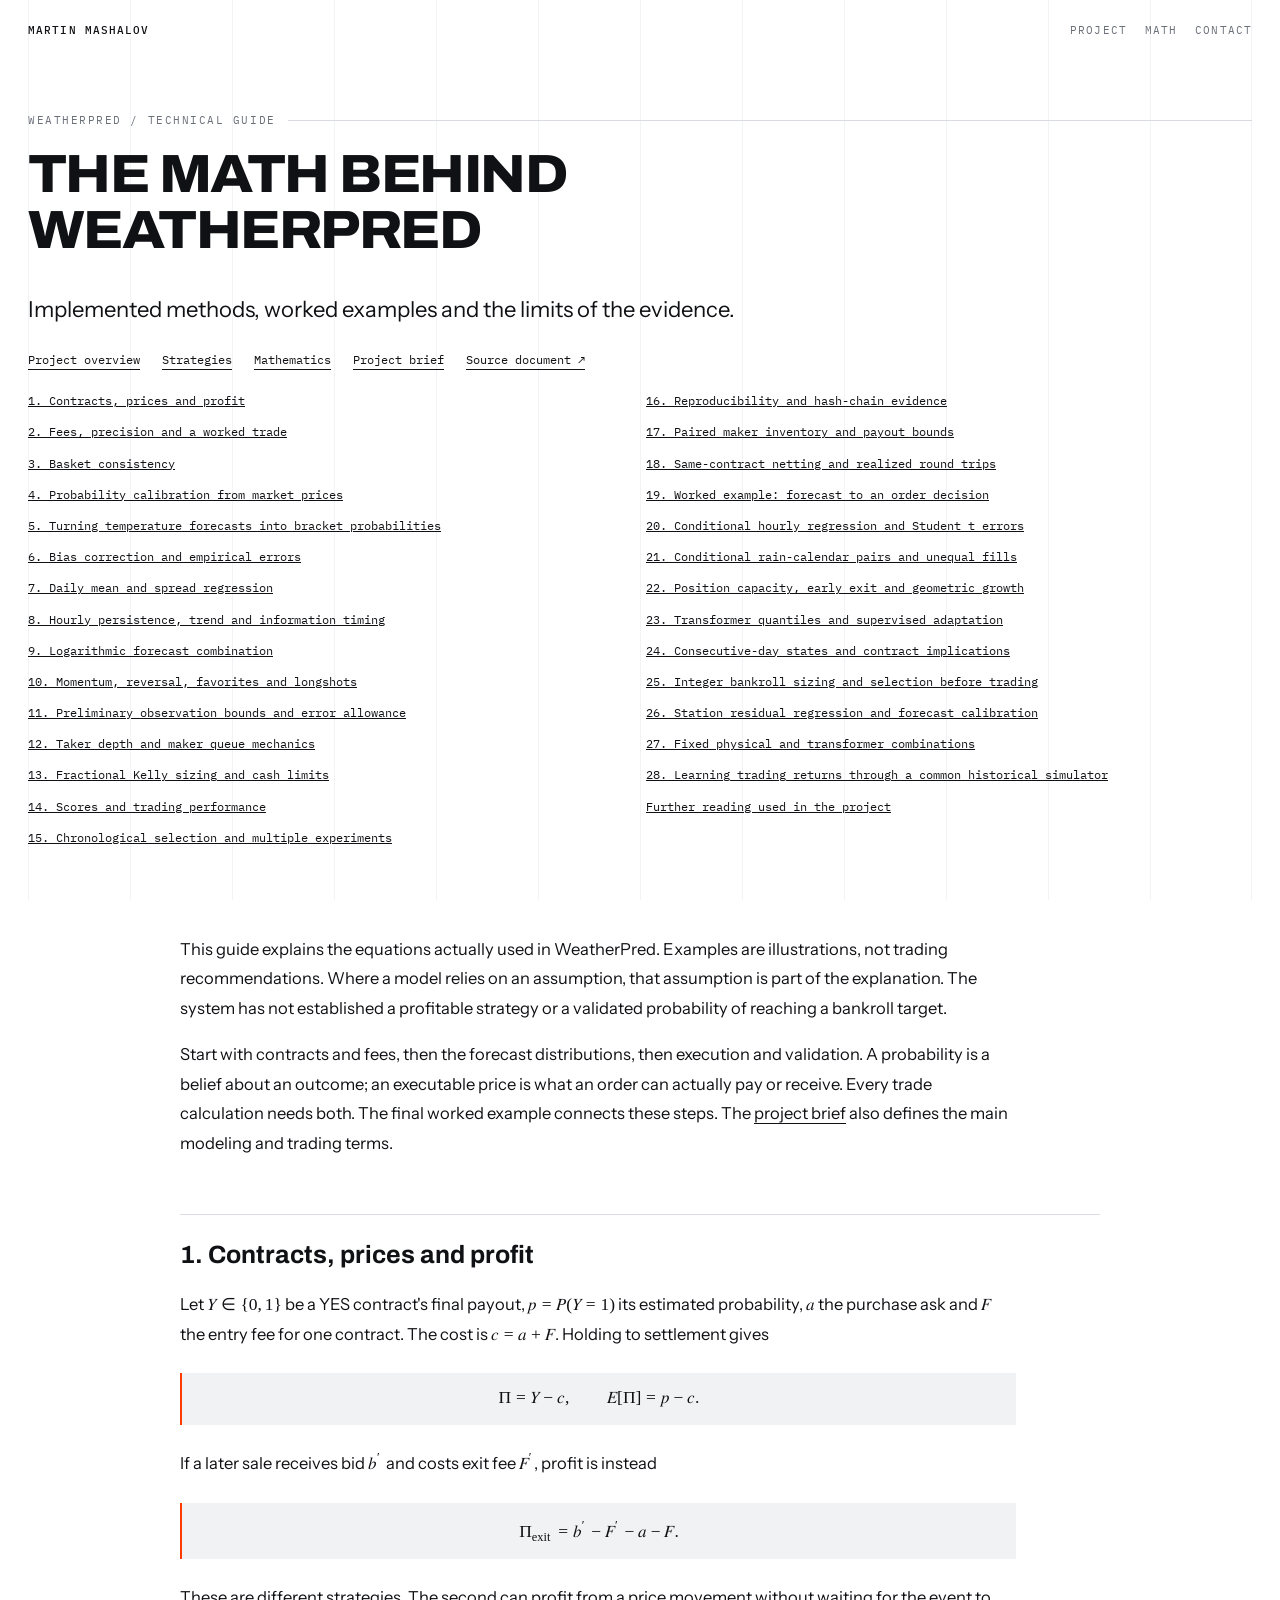
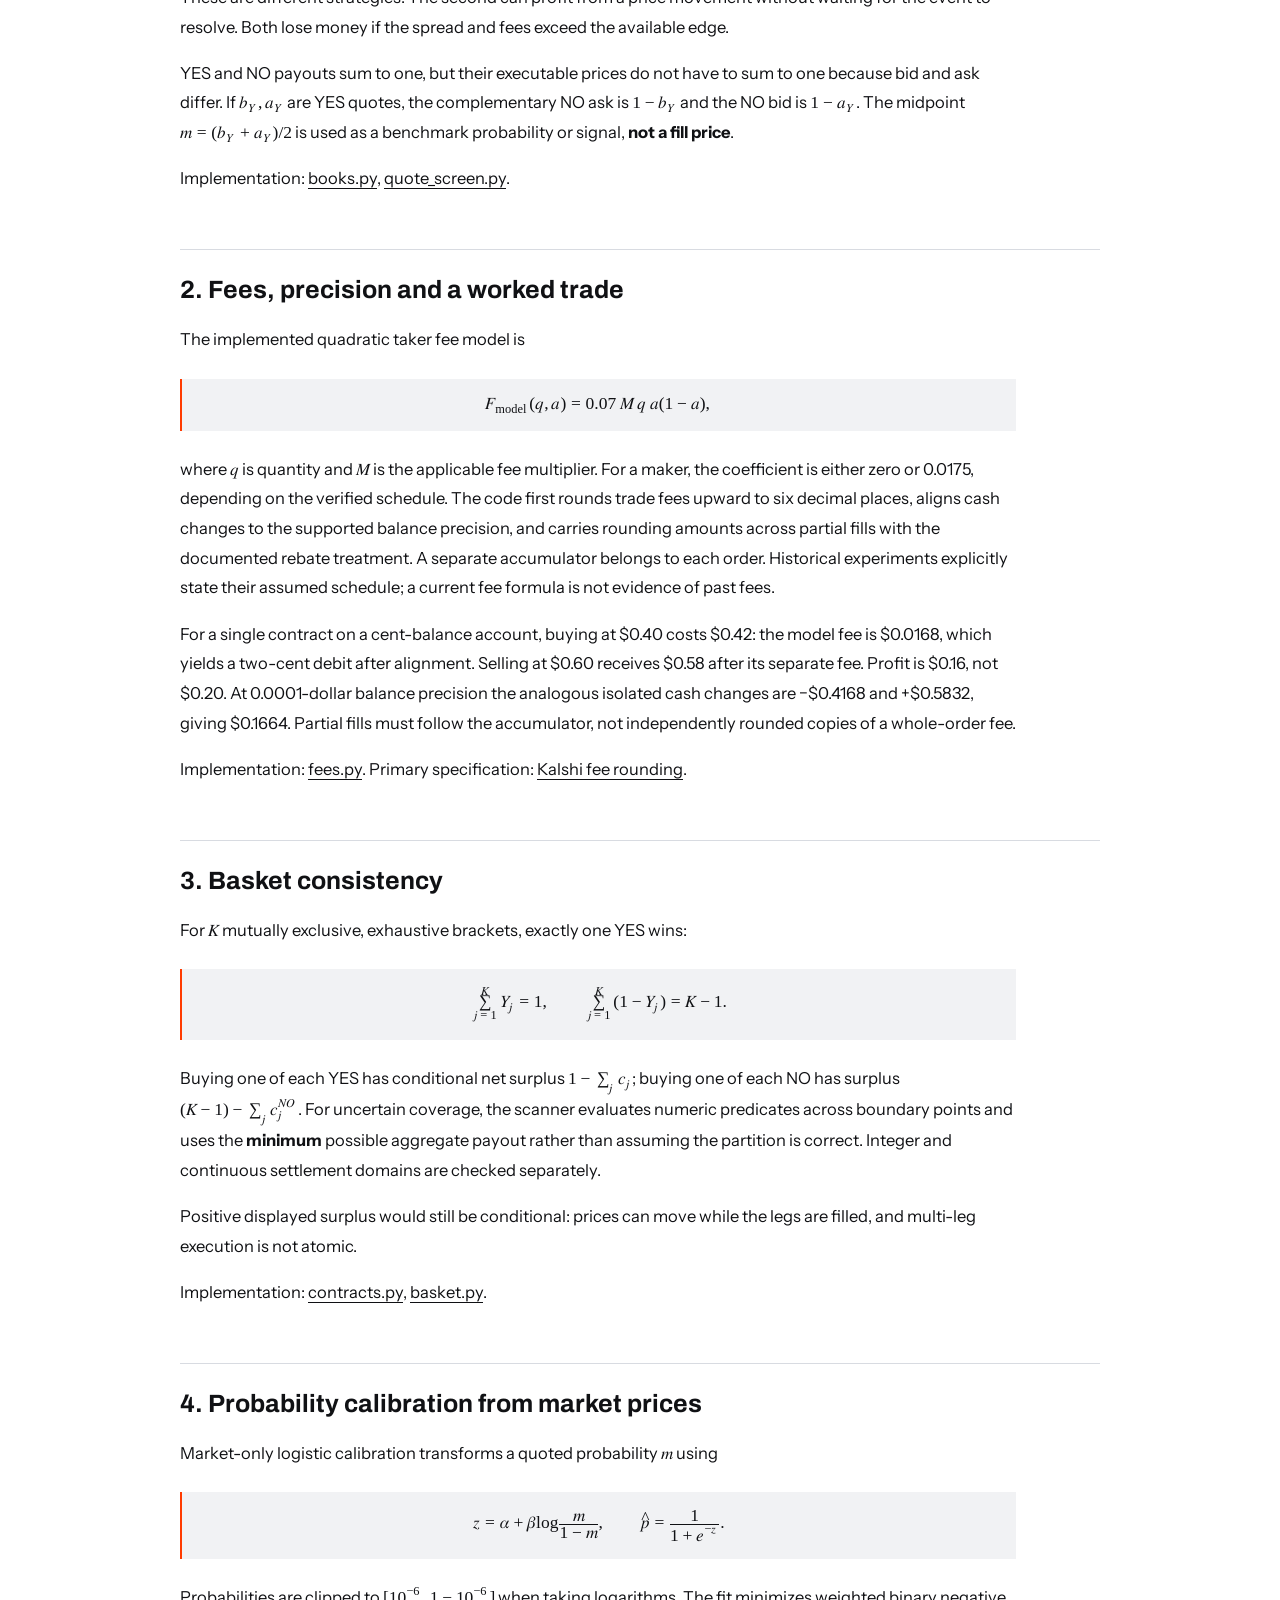
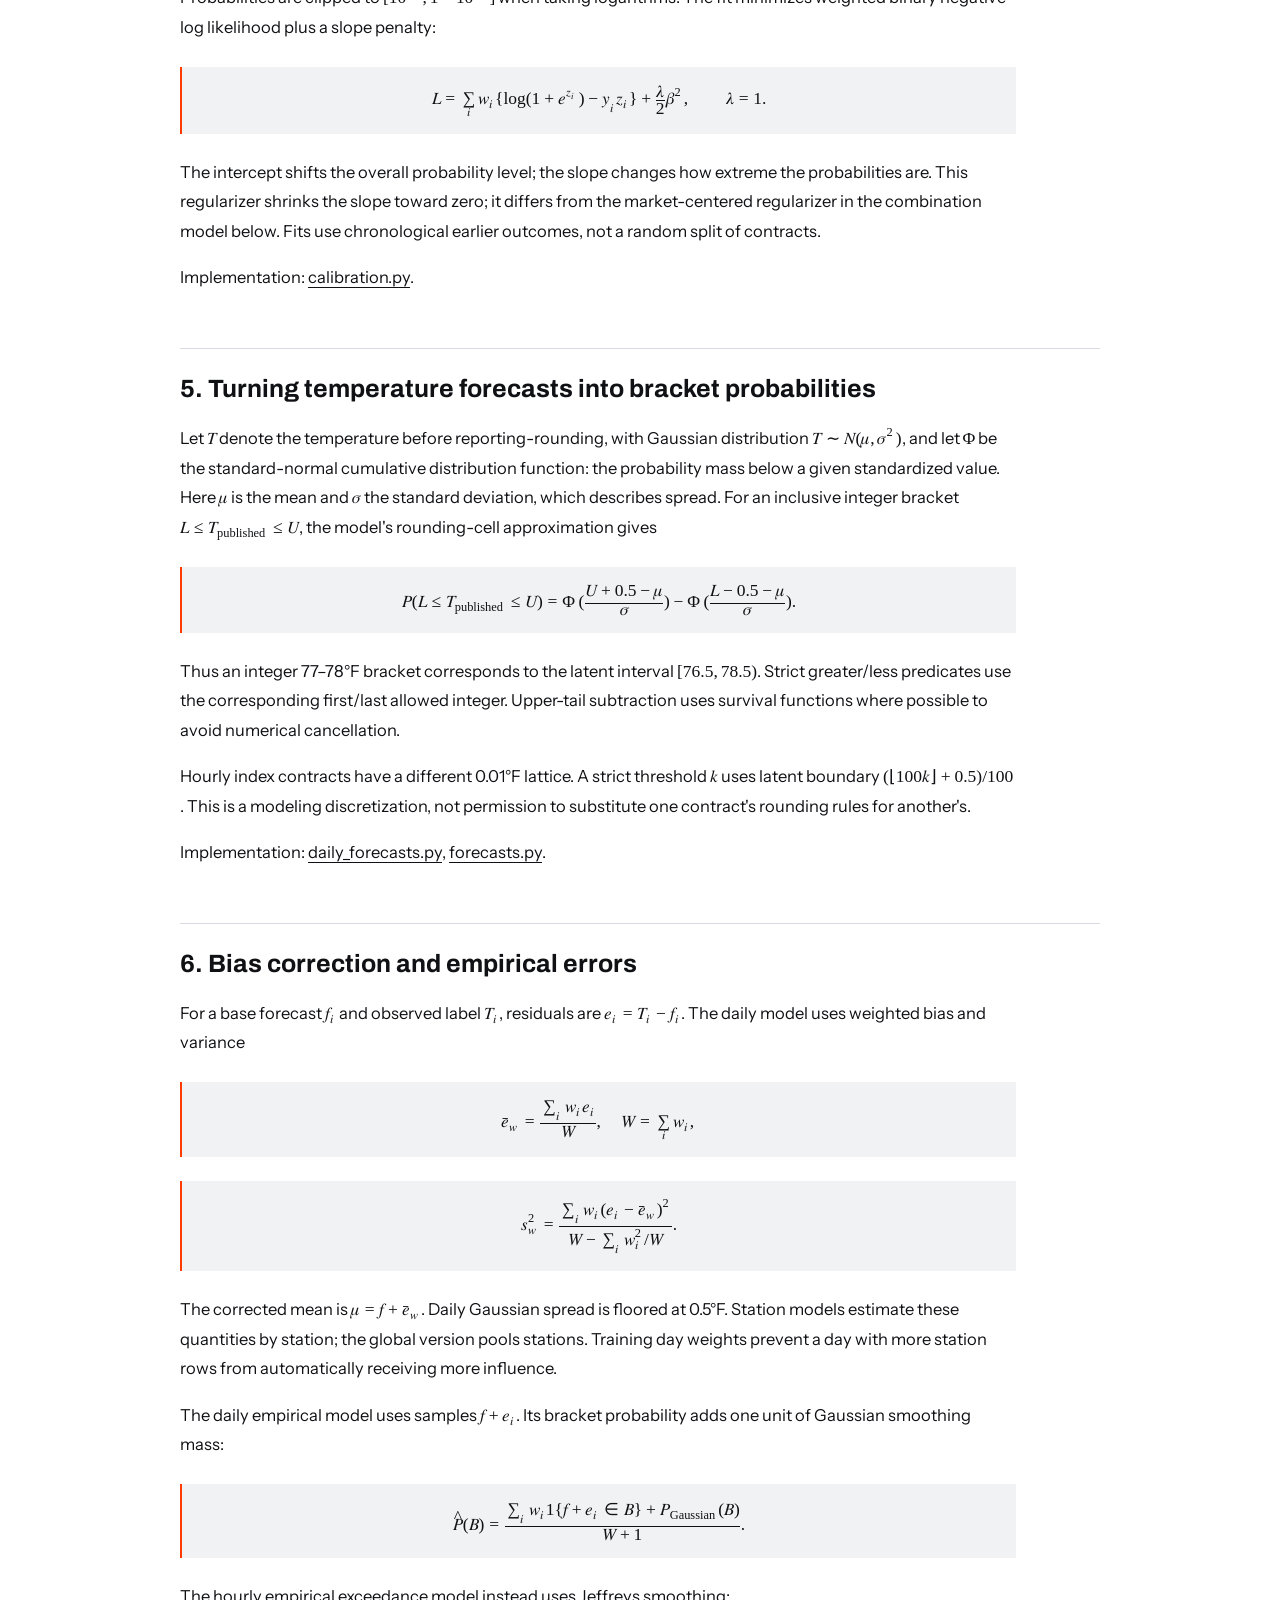
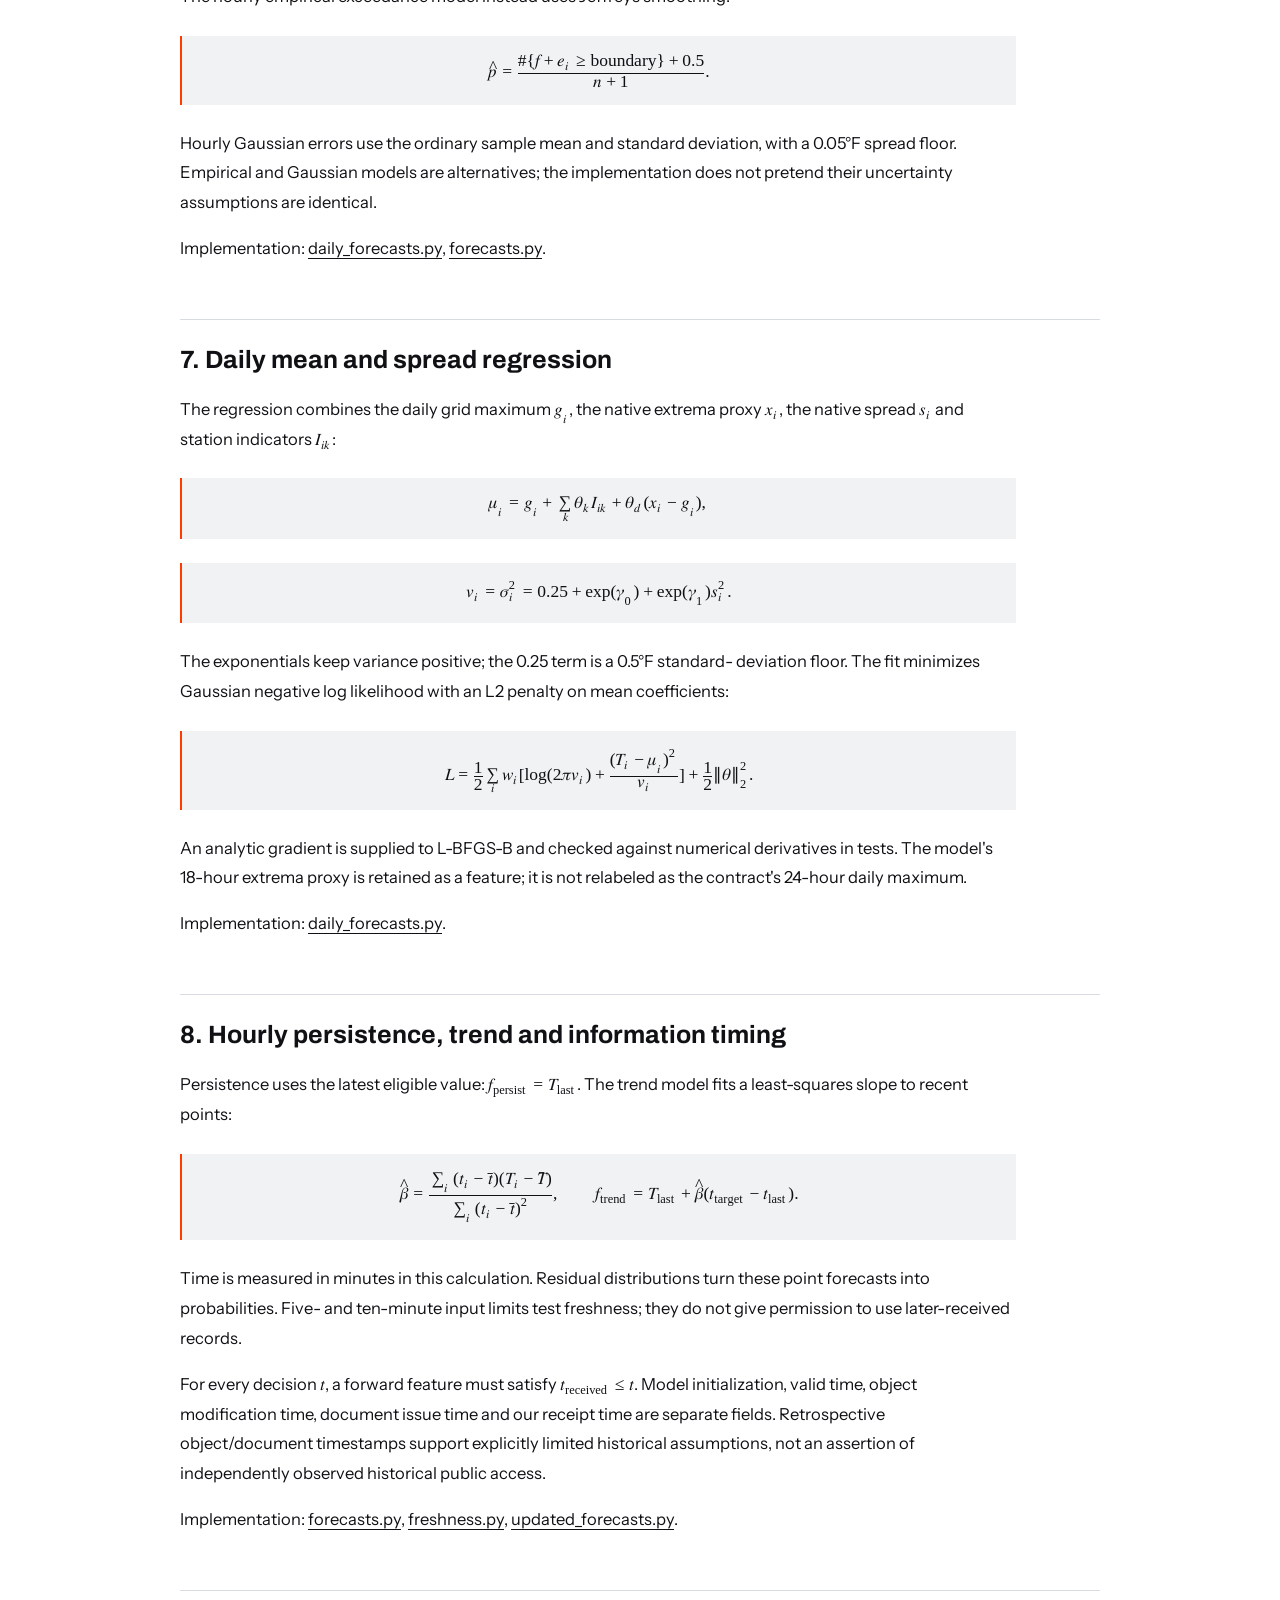
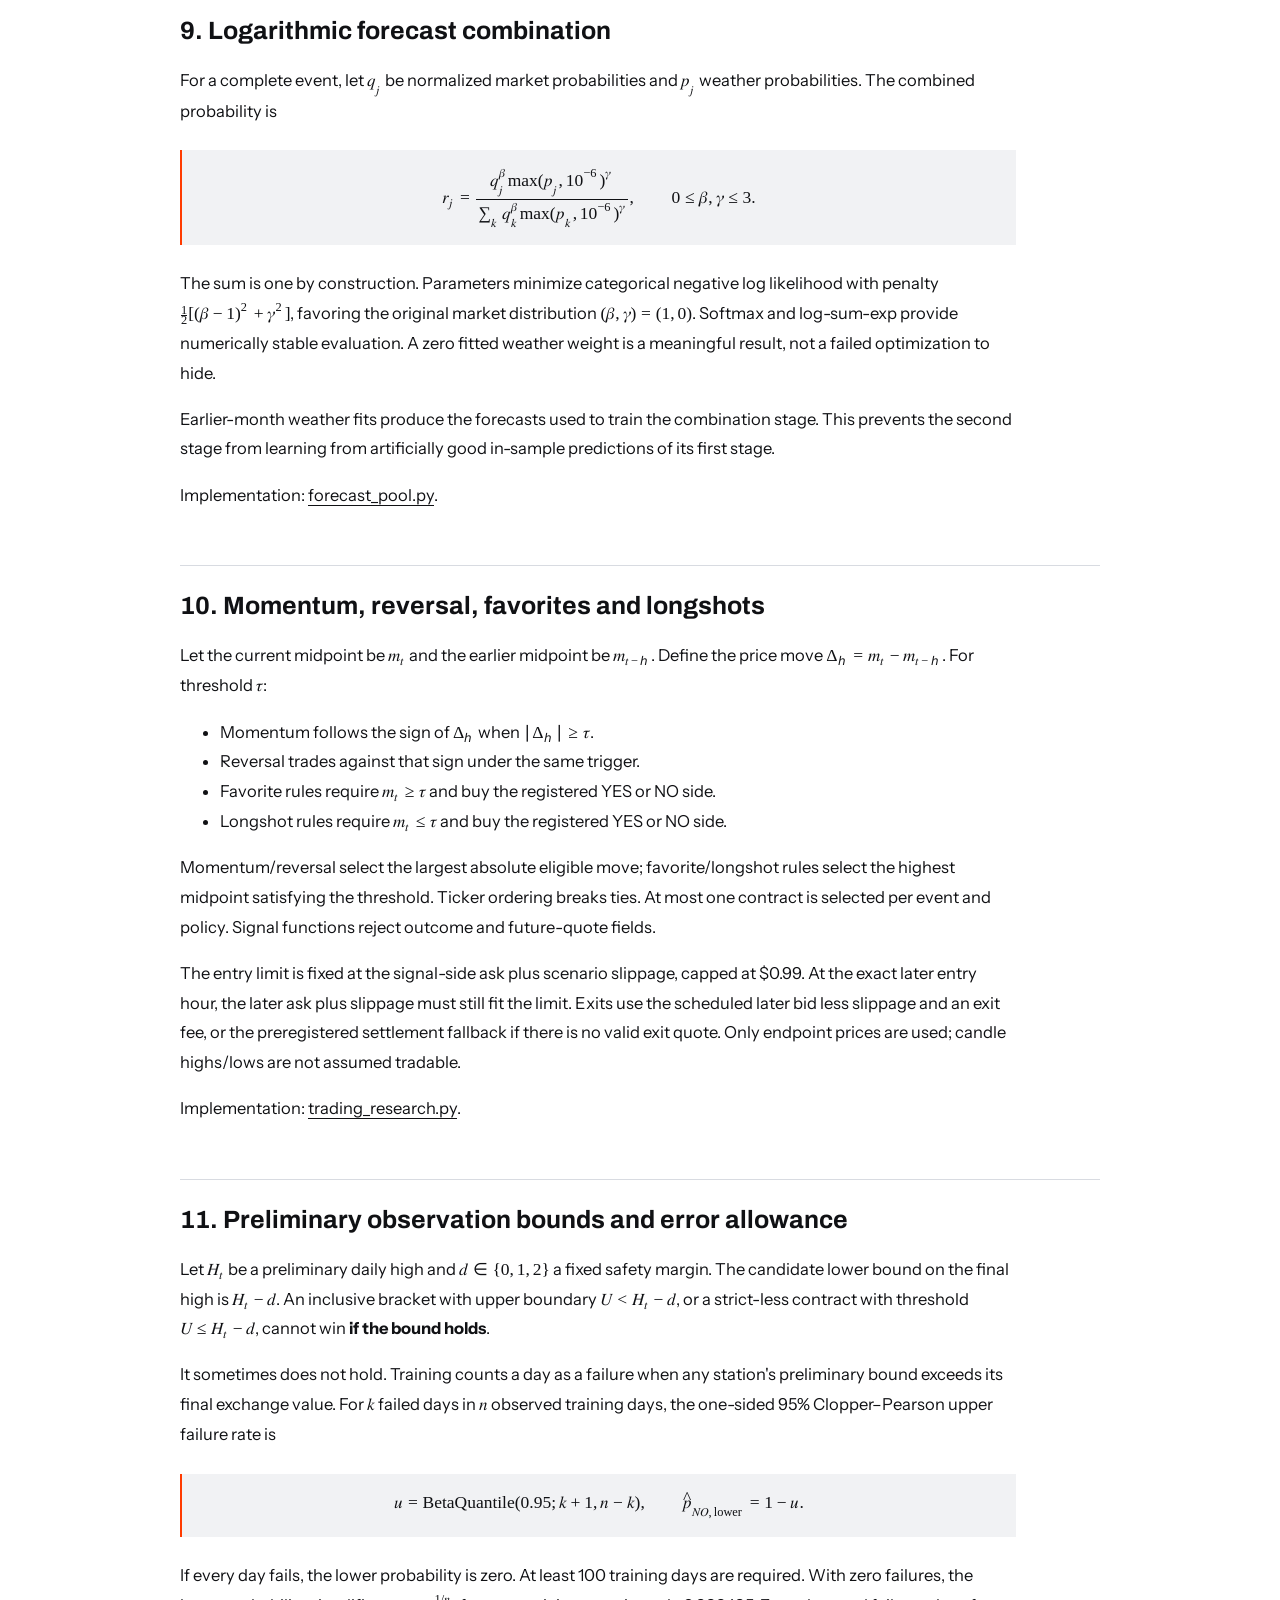
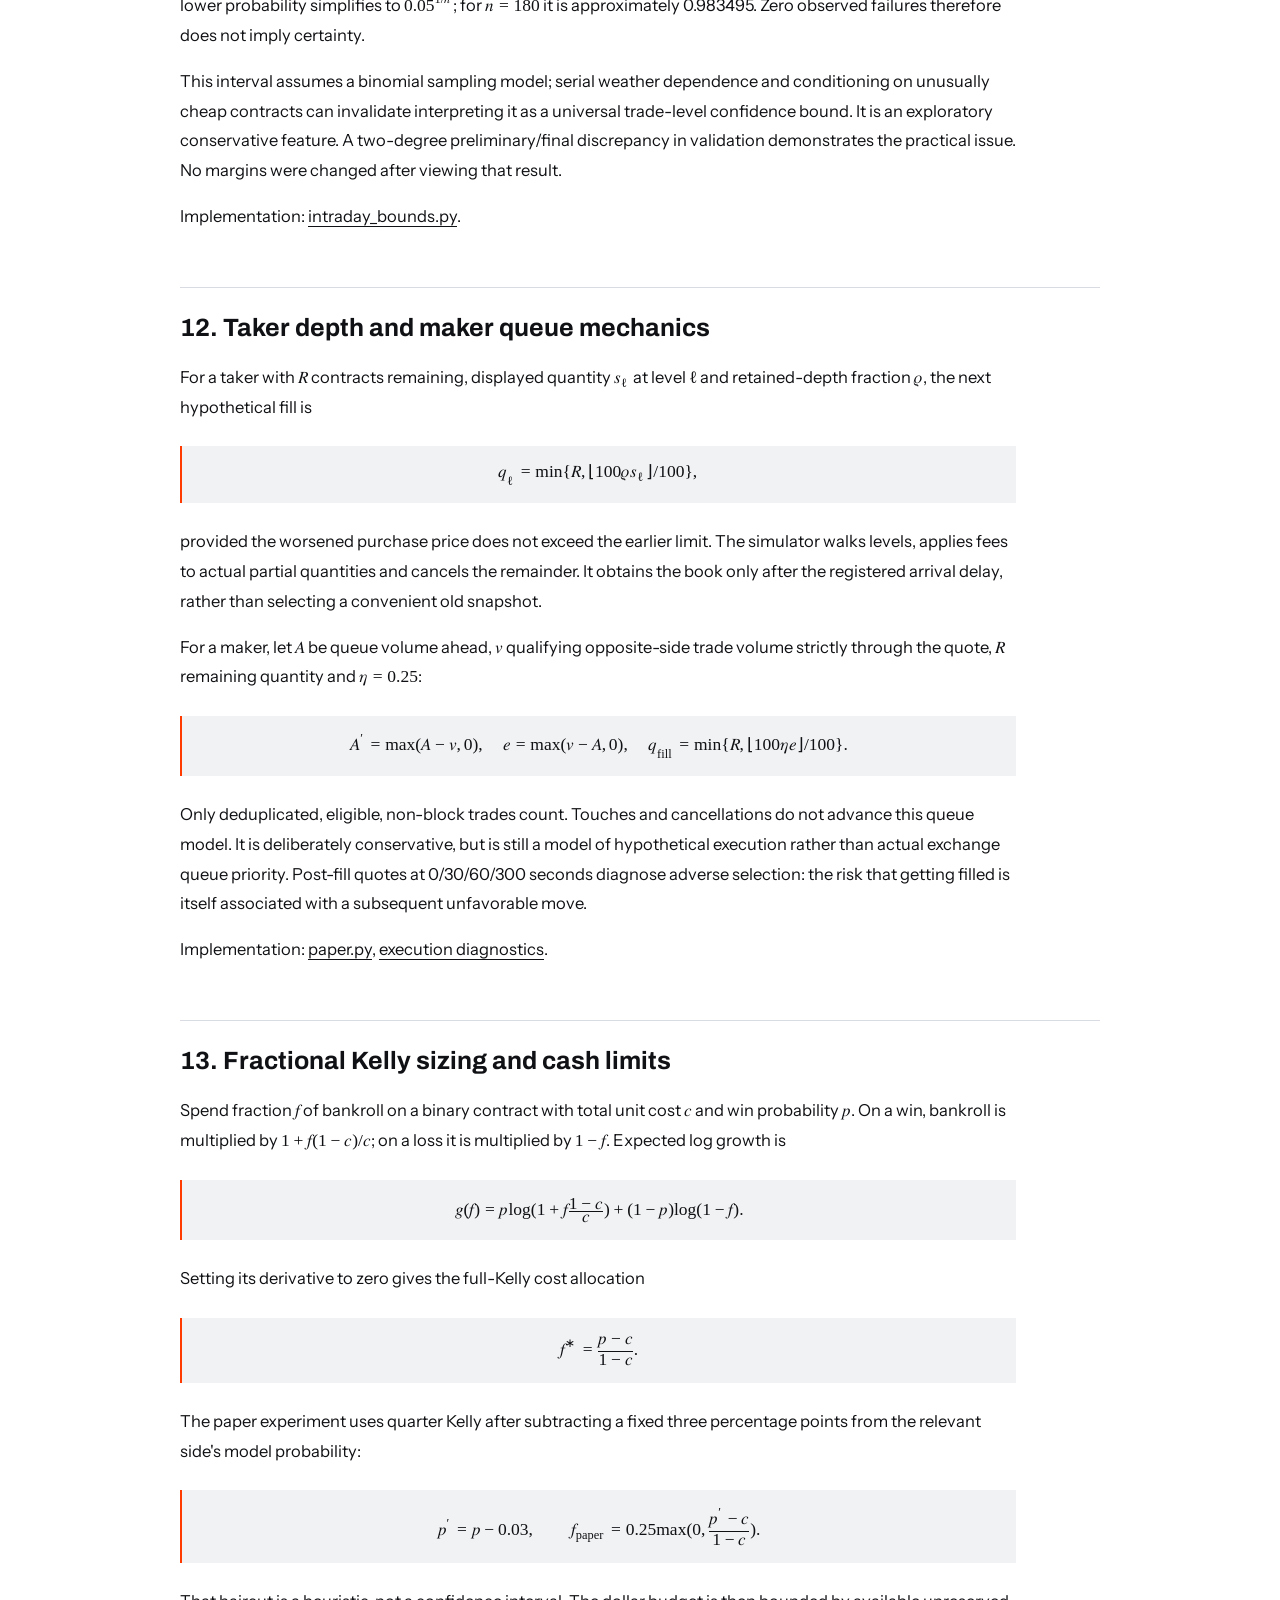
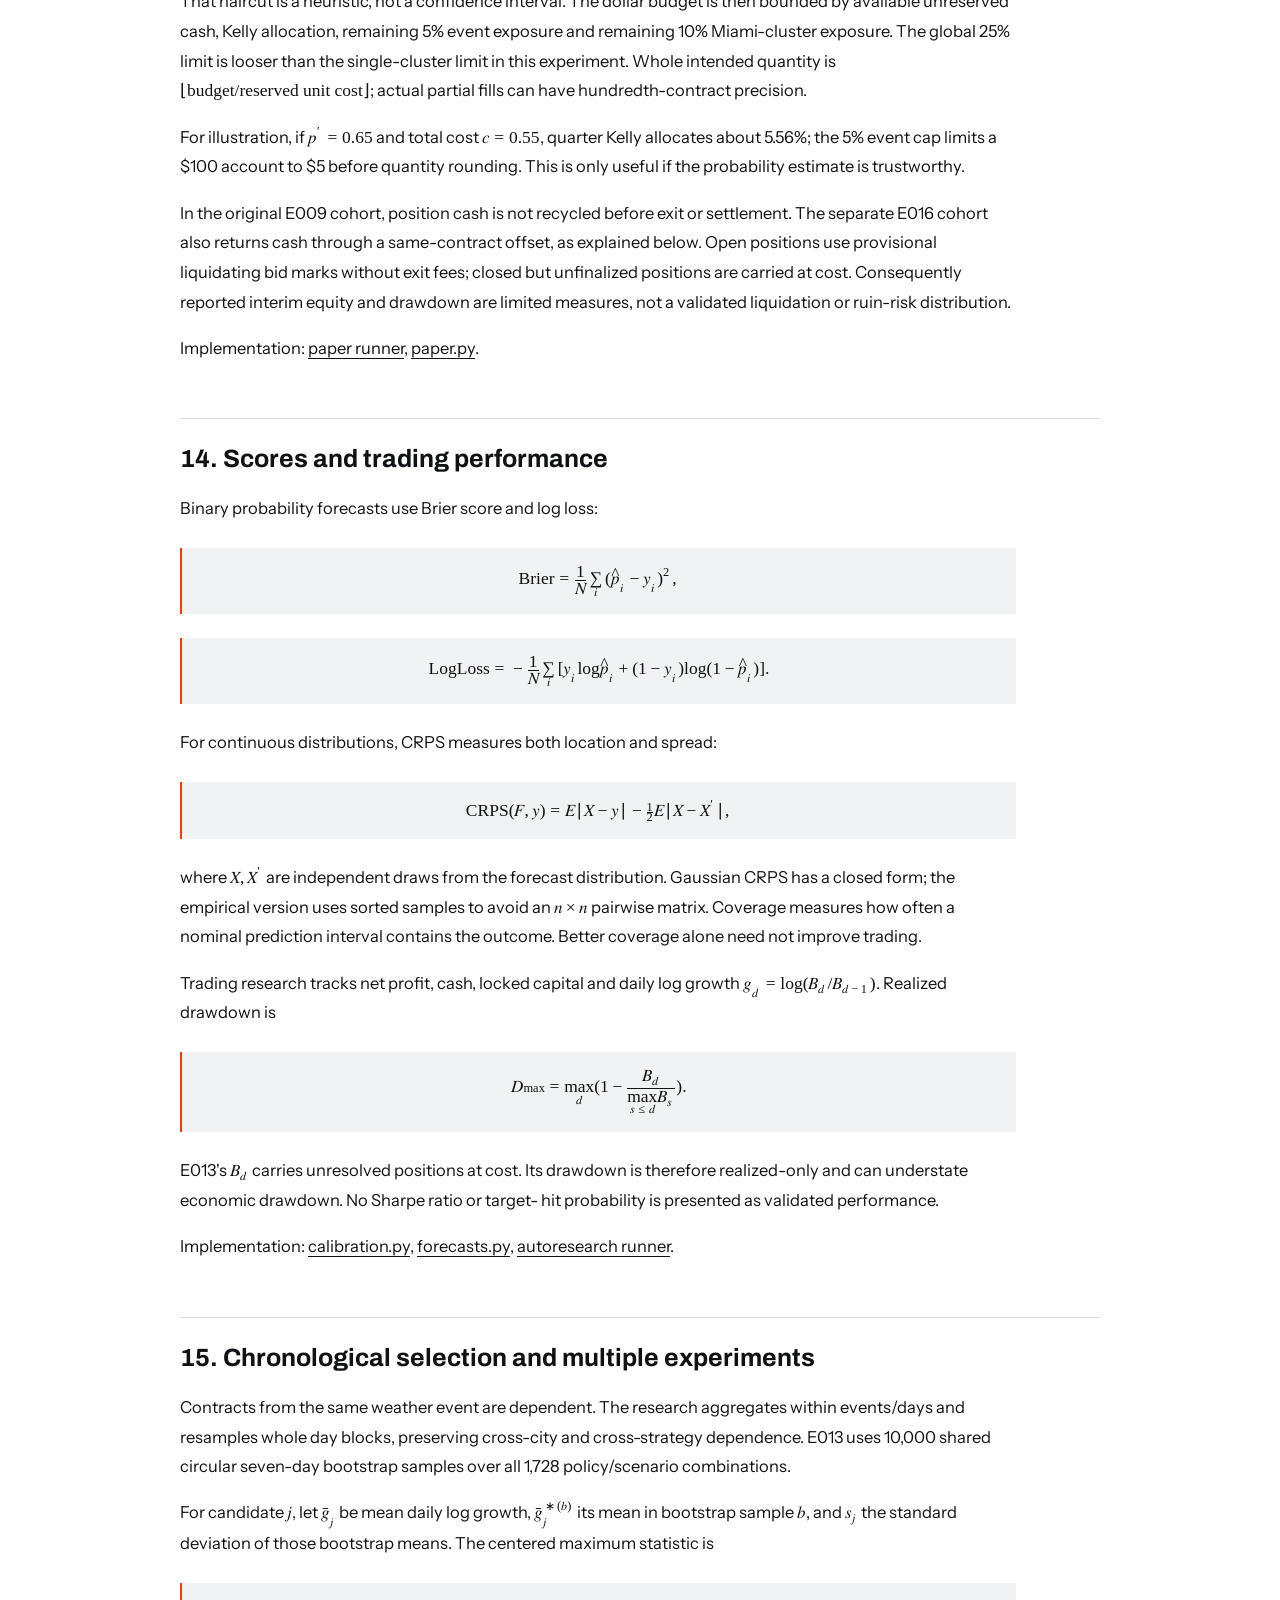
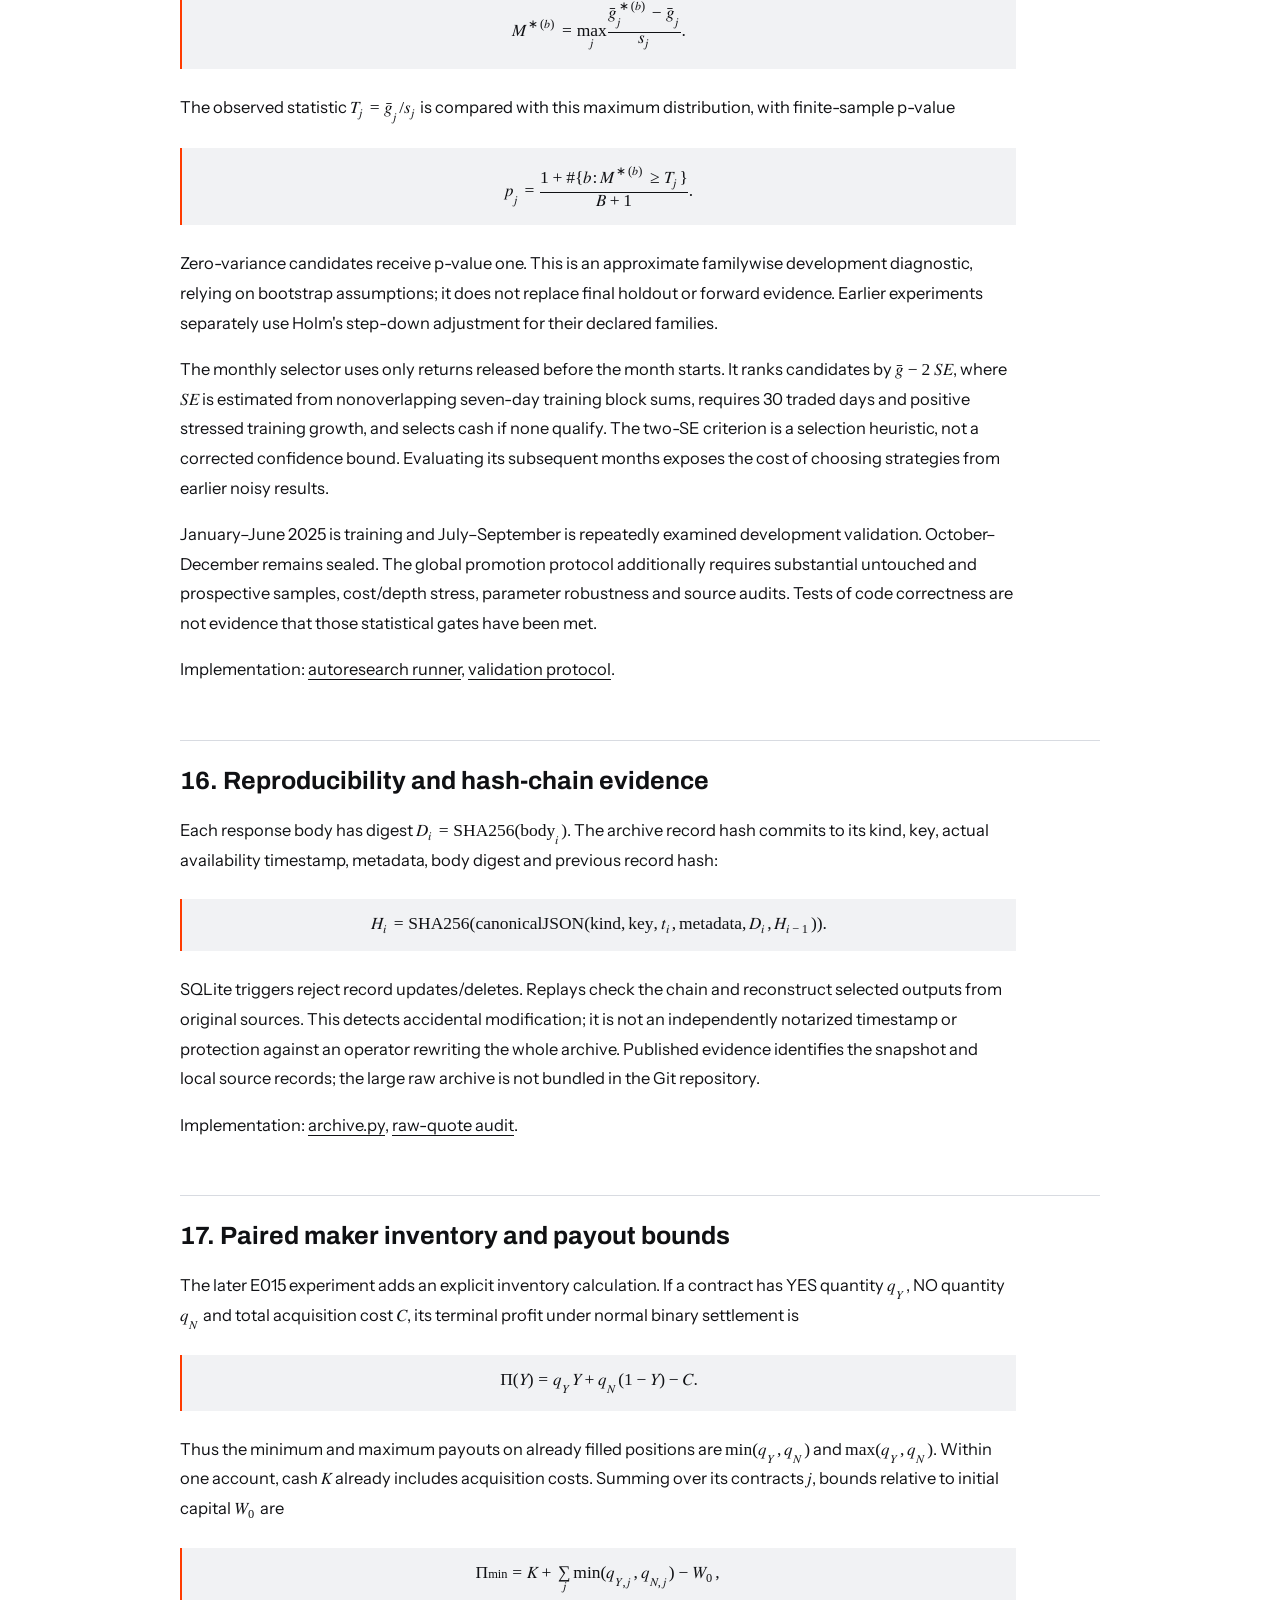
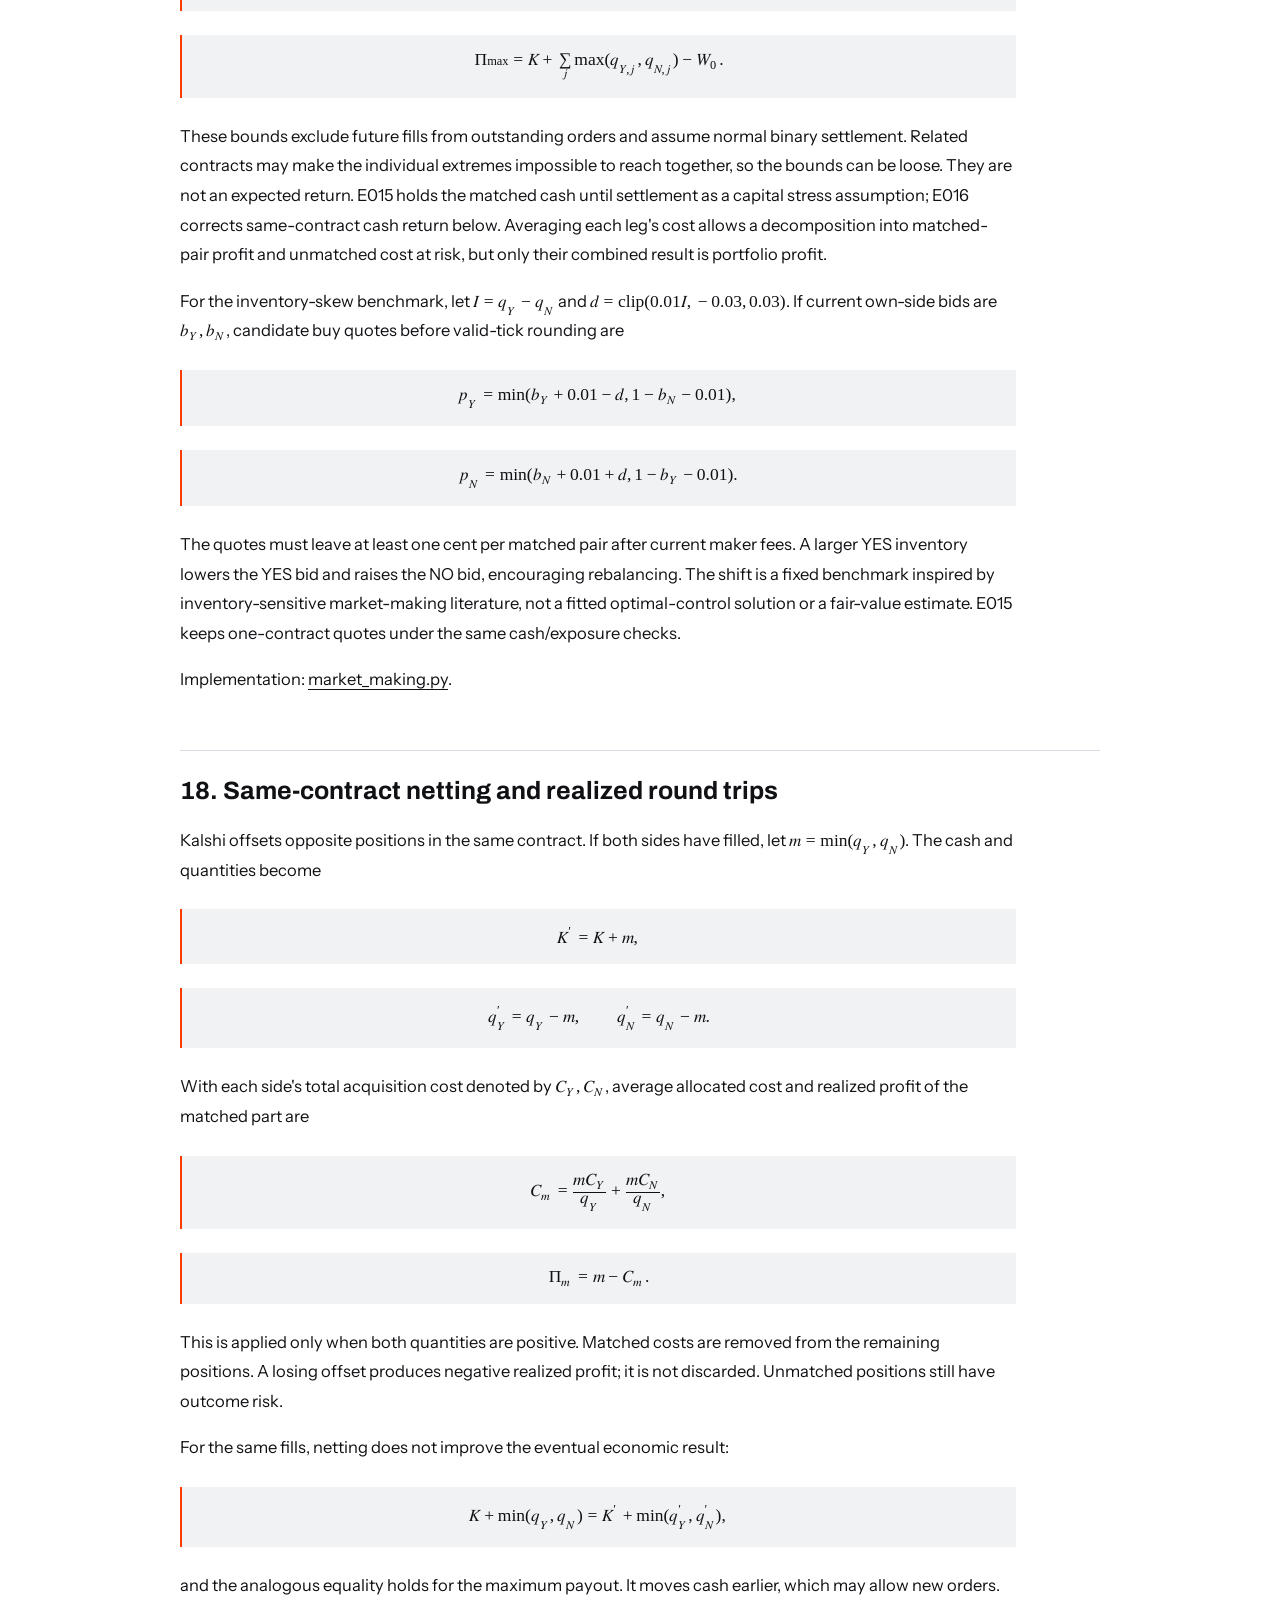
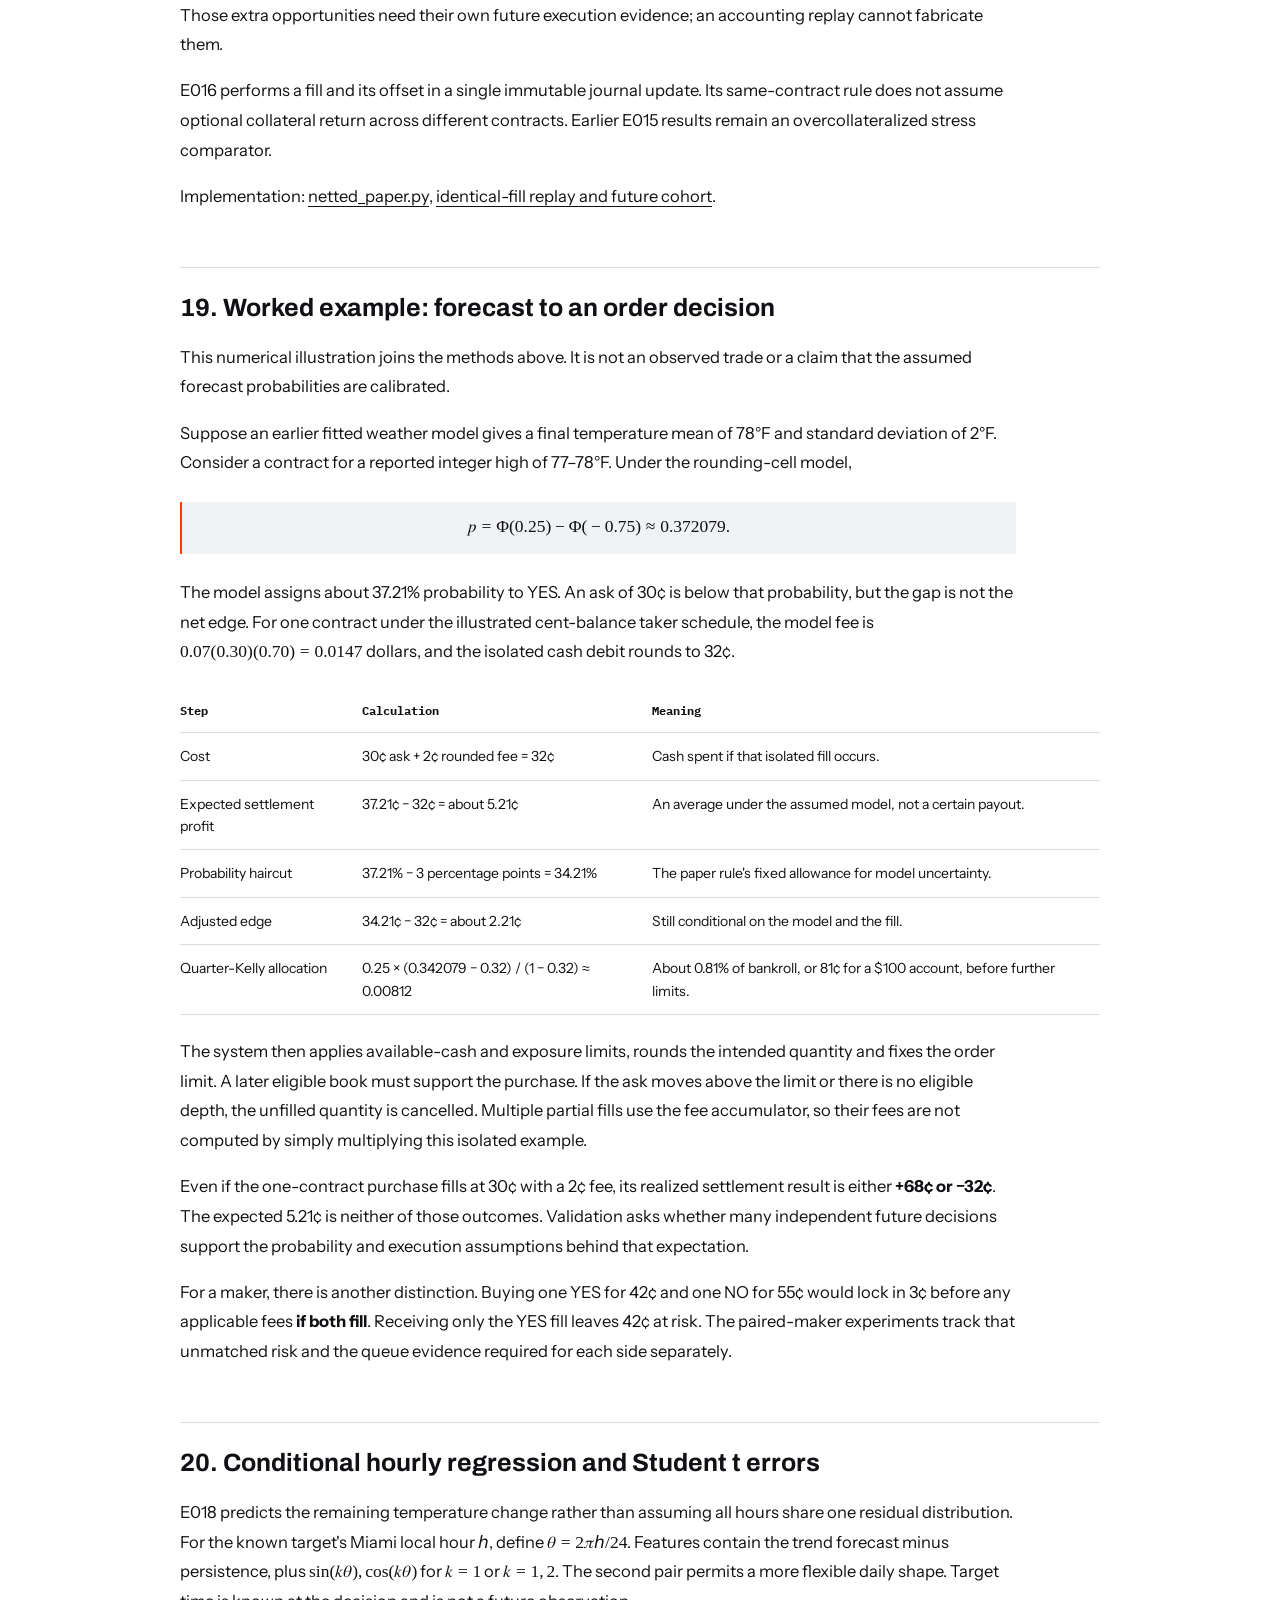
<file: weatherpred-math.html>
<!doctype html><html lang="en"><head><meta charset="utf-8"><meta name="viewport" content="width=device-width, initial-scale=1"><title>The math behind WeatherPred — Martin Mashalov</title><meta name="description" content="WeatherPred: auditable weather-market research, trading strategies, mathematics and realistic paper execution."><meta name="author" content="Martin Mashalov"><meta property="og:title" content="The math behind WeatherPred"><meta property="og:type" content="article"><meta property="og:url" content="https://martinmashalov.github.io/weatherpred-math.html"><meta property="og:image" content="https://martinmashalov.github.io/assets/og.png"><link rel="canonical" href="https://martinmashalov.github.io/weatherpred-math.html"><link rel="preconnect" href="https://fonts.googleapis.com"><link rel="preconnect" href="https://fonts.gstatic.com" crossorigin><link href="https://fonts.googleapis.com/css2?family=Archivo:wdth,wght@62..125,400..900&family=IBM+Plex+Mono:wght@400;500&family=Instrument+Sans:wght@400..700&display=swap" rel="stylesheet"><link rel="stylesheet" href="styles.css"><link rel="stylesheet" href="thesis.css"><link rel="stylesheet" href="weatherpred.css"></head><body><div class="gridlines" aria-hidden="true"><i></i><i></i><i></i><i></i><i></i><i></i><i></i><i></i><i></i><i></i><i></i><i></i></div><main class="shell"><header class="masthead"><b><a href="index.html" style="text-decoration:none">Martin Mashalov</a></b><nav aria-label="Project navigation"><a href="weatherpred.html">Project</a><a href="weatherpred-math.html">Math</a><a href="index.html#contact">Contact</a></nav></header><section class="hero doc-hero"><p class="eyebrow">WeatherPred / Technical guide</p><h1 class="doc-title">The math behind WeatherPred</h1><p class="lede">Implemented methods, worked examples and the limits of the evidence.</p><div class="project-links"><a href="weatherpred.html">Project overview</a><a href="weatherpred-strategies.html">Strategies</a><a href="weatherpred-math.html">Mathematics</a><a href="weatherpred-interview.html">Project brief</a><a href="https://github.com/MartinMashalov/WeatherPred/blob/main/docs/MATHEMATICS.md">Source document ↗</a></div><nav class="contents" aria-label="Guide contents"><a href="#section-1">1. Contracts, prices and profit</a><a href="#section-2">2. Fees, precision and a worked trade</a><a href="#section-3">3. Basket consistency</a><a href="#section-4">4. Probability calibration from market prices</a><a href="#section-5">5. Turning temperature forecasts into bracket probabilities</a><a href="#section-6">6. Bias correction and empirical errors</a><a href="#section-7">7. Daily mean and spread regression</a><a href="#section-8">8. Hourly persistence, trend and information timing</a><a href="#section-9">9. Logarithmic forecast combination</a><a href="#section-10">10. Momentum, reversal, favorites and longshots</a><a href="#section-11">11. Preliminary observation bounds and error allowance</a><a href="#section-12">12. Taker depth and maker queue mechanics</a><a href="#section-13">13. Fractional Kelly sizing and cash limits</a><a href="#section-14">14. Scores and trading performance</a><a href="#section-15">15. Chronological selection and multiple experiments</a><a href="#section-16">16. Reproducibility and hash-chain evidence</a><a href="#section-17">17. Paired maker inventory and payout bounds</a><a href="#section-18">18. Same-contract netting and realized round trips</a><a href="#section-19">19. Worked example: forecast to an order decision</a><a href="#section-20">20. Conditional hourly regression and Student t errors</a><a href="#section-21">21. Conditional rain-calendar pairs and unequal fills</a><a href="#section-22">22. Position capacity, early exit and geometric growth</a><a href="#section-23">23. Transformer quantiles and supervised adaptation</a><a href="#section-24">24. Consecutive-day states and contract implications</a><a href="#section-25">25. Integer bankroll sizing and selection before trading</a><a href="#section-26">26. Station residual regression and forecast calibration</a><a href="#section-27">27. Fixed physical and transformer combinations</a><a href="#section-28">28. Learning trading returns through a common historical simulator</a><a href="#section-29">Further reading used in the project</a></nav></section><article class="article-body"><p>This guide explains the equations actually used in WeatherPred. Examples are
illustrations, not trading recommendations. Where a model relies on an assumption,
that assumption is part of the explanation. The system has not established a
profitable strategy or a validated probability of reaching a bankroll target.</p>
<p>Start with contracts and fees, then the forecast distributions, then execution
and validation. A probability is a belief about an outcome; an executable price
is what an order can actually pay or receive. Every trade calculation needs both.
The final worked example connects these steps. The <a href="weatherpred-interview.html">project brief</a>
also defines the main modeling and trading terms.</p>
<h2 id="section-1">1. Contracts, prices and profit</h2>
<p>Let <span class="katex"><math xmlns="http://www.w3.org/1998/Math/MathML"><semantics><mrow><mi>Y</mi><mo>∈</mo><mo stretchy="false">{</mo><mn>0</mn><mo separator="true">,</mo><mn>1</mn><mo stretchy="false">}</mo></mrow><annotation encoding="application/x-tex">Y\in\{0,1\}</annotation></semantics></math></span> be a YES contract&#39;s final payout, <span class="katex"><math xmlns="http://www.w3.org/1998/Math/MathML"><semantics><mrow><mi>p</mi><mo>=</mo><mi>P</mi><mo stretchy="false">(</mo><mi>Y</mi><mo>=</mo><mn>1</mn><mo stretchy="false">)</mo></mrow><annotation encoding="application/x-tex">p=P(Y=1)</annotation></semantics></math></span> its estimated
probability, <span class="katex"><math xmlns="http://www.w3.org/1998/Math/MathML"><semantics><mrow><mi>a</mi></mrow><annotation encoding="application/x-tex">a</annotation></semantics></math></span> the purchase ask and <span class="katex"><math xmlns="http://www.w3.org/1998/Math/MathML"><semantics><mrow><mi>F</mi></mrow><annotation encoding="application/x-tex">F</annotation></semantics></math></span> the entry fee for one contract.
The cost is <span class="katex"><math xmlns="http://www.w3.org/1998/Math/MathML"><semantics><mrow><mi>c</mi><mo>=</mo><mi>a</mi><mo>+</mo><mi>F</mi></mrow><annotation encoding="application/x-tex">c=a+F</annotation></semantics></math></span>. Holding to settlement gives</p>
<p><span class="math-block"><span class="katex"><math xmlns="http://www.w3.org/1998/Math/MathML" display="block"><semantics><mrow><mi mathvariant="normal">Π</mi><mo>=</mo><mi>Y</mi><mo>−</mo><mi>c</mi><mo separator="true">,</mo><mspace width="2em"/><mi>E</mi><mo stretchy="false">[</mo><mi mathvariant="normal">Π</mi><mo stretchy="false">]</mo><mo>=</mo><mi>p</mi><mo>−</mo><mi>c</mi><mi mathvariant="normal">.</mi></mrow><annotation encoding="application/x-tex">\Pi=Y-c,\qquad E[\Pi]=p-c.</annotation></semantics></math></span></span></p>
<p>If a later sale receives bid <span class="katex"><math xmlns="http://www.w3.org/1998/Math/MathML"><semantics><mrow><msup><mi>b</mi><mo mathvariant="normal" lspace="0em" rspace="0em">′</mo></msup></mrow><annotation encoding="application/x-tex">b&#x27;</annotation></semantics></math></span> and costs exit fee <span class="katex"><math xmlns="http://www.w3.org/1998/Math/MathML"><semantics><mrow><msup><mi>F</mi><mo mathvariant="normal" lspace="0em" rspace="0em">′</mo></msup></mrow><annotation encoding="application/x-tex">F&#x27;</annotation></semantics></math></span>, profit is instead</p>
<p><span class="math-block"><span class="katex"><math xmlns="http://www.w3.org/1998/Math/MathML" display="block"><semantics><mrow><msub><mi mathvariant="normal">Π</mi><mrow><mi mathvariant="normal">e</mi><mi mathvariant="normal">x</mi><mi mathvariant="normal">i</mi><mi mathvariant="normal">t</mi></mrow></msub><mo>=</mo><msup><mi>b</mi><mo mathvariant="normal" lspace="0em" rspace="0em">′</mo></msup><mo>−</mo><msup><mi>F</mi><mo mathvariant="normal" lspace="0em" rspace="0em">′</mo></msup><mo>−</mo><mi>a</mi><mo>−</mo><mi>F</mi><mi mathvariant="normal">.</mi></mrow><annotation encoding="application/x-tex">\Pi_{\rm exit}=b&#x27;-F&#x27;-a-F.</annotation></semantics></math></span></span></p>
<p>These are different strategies. The second can profit from a price movement
without waiting for the event to resolve. Both lose money if the spread and
fees exceed the available edge.</p>
<p>YES and NO payouts sum to one, but their executable prices do not have to sum
to one because bid and ask differ. If <span class="katex"><math xmlns="http://www.w3.org/1998/Math/MathML"><semantics><mrow><msub><mi>b</mi><mi>Y</mi></msub><mo separator="true">,</mo><msub><mi>a</mi><mi>Y</mi></msub></mrow><annotation encoding="application/x-tex">b_Y,a_Y</annotation></semantics></math></span> are YES quotes, the complementary
NO ask is <span class="katex"><math xmlns="http://www.w3.org/1998/Math/MathML"><semantics><mrow><mn>1</mn><mo>−</mo><msub><mi>b</mi><mi>Y</mi></msub></mrow><annotation encoding="application/x-tex">1-b_Y</annotation></semantics></math></span> and the NO bid is <span class="katex"><math xmlns="http://www.w3.org/1998/Math/MathML"><semantics><mrow><mn>1</mn><mo>−</mo><msub><mi>a</mi><mi>Y</mi></msub></mrow><annotation encoding="application/x-tex">1-a_Y</annotation></semantics></math></span>. The midpoint
<span class="katex"><math xmlns="http://www.w3.org/1998/Math/MathML"><semantics><mrow><mi>m</mi><mo>=</mo><mo stretchy="false">(</mo><msub><mi>b</mi><mi>Y</mi></msub><mo>+</mo><msub><mi>a</mi><mi>Y</mi></msub><mo stretchy="false">)</mo><mi mathvariant="normal">/</mi><mn>2</mn></mrow><annotation encoding="application/x-tex">m=(b_Y+a_Y)/2</annotation></semantics></math></span> is used as a benchmark probability or signal, <strong>not a fill price</strong>.</p>
<p>Implementation: <a href="https://github.com/MartinMashalov/WeatherPred/blob/main/weatherpred/books.py">books.py</a>,
<a href="https://github.com/MartinMashalov/WeatherPred/blob/main/weatherpred/quote_screen.py">quote_screen.py</a>.</p>
<h2 id="section-2">2. Fees, precision and a worked trade</h2>
<p>The implemented quadratic taker fee model is</p>
<p><span class="math-block"><span class="katex"><math xmlns="http://www.w3.org/1998/Math/MathML" display="block"><semantics><mrow><msub><mi>F</mi><mrow><mi mathvariant="normal">m</mi><mi mathvariant="normal">o</mi><mi mathvariant="normal">d</mi><mi mathvariant="normal">e</mi><mi mathvariant="normal">l</mi></mrow></msub><mo stretchy="false">(</mo><mi>q</mi><mo separator="true">,</mo><mi>a</mi><mo stretchy="false">)</mo><mo>=</mo><mn>0.07</mn><mtext> </mtext><mi>M</mi><mtext> </mtext><mi>q</mi><mtext> </mtext><mi>a</mi><mo stretchy="false">(</mo><mn>1</mn><mo>−</mo><mi>a</mi><mo stretchy="false">)</mo><mo separator="true">,</mo></mrow><annotation encoding="application/x-tex">F_{\rm model}(q,a)=0.07\,M\,q\,a(1-a),</annotation></semantics></math></span></span></p>
<p>where <span class="katex"><math xmlns="http://www.w3.org/1998/Math/MathML"><semantics><mrow><mi>q</mi></mrow><annotation encoding="application/x-tex">q</annotation></semantics></math></span> is quantity and <span class="katex"><math xmlns="http://www.w3.org/1998/Math/MathML"><semantics><mrow><mi>M</mi></mrow><annotation encoding="application/x-tex">M</annotation></semantics></math></span> is the applicable fee multiplier. For a maker,
the coefficient is either zero or 0.0175, depending on the verified schedule.
The code first rounds trade fees upward to six decimal places, aligns cash
changes to the supported balance precision, and carries rounding amounts across
partial fills with the documented rebate treatment. A separate accumulator
belongs to each order. Historical experiments explicitly state their assumed
schedule; a current fee formula is not evidence of past fees.</p>
<p>For a single contract on a cent-balance account, buying at $0.40 costs $0.42:
the model fee is $0.0168, which yields a two-cent debit after alignment. Selling
at $0.60 receives $0.58 after its separate fee. Profit is $0.16, not $0.20.
At 0.0001-dollar balance precision the analogous isolated cash changes are
−$0.4168 and +$0.5832, giving $0.1664. Partial fills must follow the accumulator,
not independently rounded copies of a whole-order fee.</p>
<p>Implementation: <a href="https://github.com/MartinMashalov/WeatherPred/blob/main/weatherpred/fees.py">fees.py</a>.
Primary specification: <a href="https://docs.kalshi.com/getting_started/fee_rounding">Kalshi fee rounding</a>.</p>
<h2 id="section-3">3. Basket consistency</h2>
<p>For <span class="katex"><math xmlns="http://www.w3.org/1998/Math/MathML"><semantics><mrow><mi>K</mi></mrow><annotation encoding="application/x-tex">K</annotation></semantics></math></span> mutually exclusive, exhaustive brackets, exactly one YES wins:</p>
<p><span class="math-block"><span class="katex"><math xmlns="http://www.w3.org/1998/Math/MathML" display="block"><semantics><mrow><munderover><mo>∑</mo><mrow><mi>j</mi><mo>=</mo><mn>1</mn></mrow><mi>K</mi></munderover><msub><mi>Y</mi><mi>j</mi></msub><mo>=</mo><mn>1</mn><mo separator="true">,</mo><mspace width="2em"/><munderover><mo>∑</mo><mrow><mi>j</mi><mo>=</mo><mn>1</mn></mrow><mi>K</mi></munderover><mo stretchy="false">(</mo><mn>1</mn><mo>−</mo><msub><mi>Y</mi><mi>j</mi></msub><mo stretchy="false">)</mo><mo>=</mo><mi>K</mi><mo>−</mo><mn>1.</mn></mrow><annotation encoding="application/x-tex">\sum_{j=1}^K Y_j=1,\qquad \sum_{j=1}^K(1-Y_j)=K-1.</annotation></semantics></math></span></span></p>
<p>Buying one of each YES has conditional net surplus
<span class="katex"><math xmlns="http://www.w3.org/1998/Math/MathML"><semantics><mrow><mn>1</mn><mo>−</mo><msub><mo>∑</mo><mi>j</mi></msub><msub><mi>c</mi><mi>j</mi></msub></mrow><annotation encoding="application/x-tex">1-\sum_j c_j</annotation></semantics></math></span>; buying one of each NO has surplus
<span class="katex"><math xmlns="http://www.w3.org/1998/Math/MathML"><semantics><mrow><mo stretchy="false">(</mo><mi>K</mi><mo>−</mo><mn>1</mn><mo stretchy="false">)</mo><mo>−</mo><msub><mo>∑</mo><mi>j</mi></msub><msubsup><mi>c</mi><mi>j</mi><mrow><mi>N</mi><mi>O</mi></mrow></msubsup></mrow><annotation encoding="application/x-tex">(K-1)-\sum_j c_j^{NO}</annotation></semantics></math></span>. For uncertain coverage, the scanner evaluates numeric
predicates across boundary points and uses the <strong>minimum</strong> possible aggregate
payout rather than assuming the partition is correct. Integer and continuous
settlement domains are checked separately.</p>
<p>Positive displayed surplus would still be conditional: prices can move while
the legs are filled, and multi-leg execution is not atomic.</p>
<p>Implementation: <a href="https://github.com/MartinMashalov/WeatherPred/blob/main/weatherpred/contracts.py">contracts.py</a>,
<a href="https://github.com/MartinMashalov/WeatherPred/blob/main/weatherpred/basket.py">basket.py</a>.</p>
<h2 id="section-4">4. Probability calibration from market prices</h2>
<p>Market-only logistic calibration transforms a quoted probability <span class="katex"><math xmlns="http://www.w3.org/1998/Math/MathML"><semantics><mrow><mi>m</mi></mrow><annotation encoding="application/x-tex">m</annotation></semantics></math></span> using</p>
<p><span class="math-block"><span class="katex"><math xmlns="http://www.w3.org/1998/Math/MathML" display="block"><semantics><mrow><mi>z</mi><mo>=</mo><mi>α</mi><mo>+</mo><mi>β</mi><mi>log</mi><mo>⁡</mo><mfrac><mi>m</mi><mrow><mn>1</mn><mo>−</mo><mi>m</mi></mrow></mfrac><mo separator="true">,</mo><mspace width="2em"/><mover accent="true"><mi>p</mi><mo>^</mo></mover><mo>=</mo><mfrac><mn>1</mn><mrow><mn>1</mn><mo>+</mo><msup><mi>e</mi><mrow><mo>−</mo><mi>z</mi></mrow></msup></mrow></mfrac><mi mathvariant="normal">.</mi></mrow><annotation encoding="application/x-tex">z=\alpha+\beta\log\frac{m}{1-m},\qquad
\hat p=\frac{1}{1+e^{-z}}.</annotation></semantics></math></span></span></p>
<p>Probabilities are clipped to <span class="katex"><math xmlns="http://www.w3.org/1998/Math/MathML"><semantics><mrow><mo stretchy="false">[</mo><msup><mn>10</mn><mrow><mo>−</mo><mn>6</mn></mrow></msup><mo separator="true">,</mo><mn>1</mn><mo>−</mo><msup><mn>10</mn><mrow><mo>−</mo><mn>6</mn></mrow></msup><mo stretchy="false">]</mo></mrow><annotation encoding="application/x-tex">[10^{-6},1-10^{-6}]</annotation></semantics></math></span> when taking logarithms.
The fit minimizes weighted binary negative log likelihood plus a slope penalty:</p>
<p><span class="math-block"><span class="katex"><math xmlns="http://www.w3.org/1998/Math/MathML" display="block"><semantics><mrow><mi>L</mi><mo>=</mo><munder><mo>∑</mo><mi>i</mi></munder><msub><mi>w</mi><mi>i</mi></msub><mo stretchy="false">{</mo><mi>log</mi><mo>⁡</mo><mo stretchy="false">(</mo><mn>1</mn><mo>+</mo><msup><mi>e</mi><msub><mi>z</mi><mi>i</mi></msub></msup><mo stretchy="false">)</mo><mo>−</mo><msub><mi>y</mi><mi>i</mi></msub><msub><mi>z</mi><mi>i</mi></msub><mo stretchy="false">}</mo><mo>+</mo><mfrac><mi>λ</mi><mn>2</mn></mfrac><msup><mi>β</mi><mn>2</mn></msup><mo separator="true">,</mo><mspace width="2em"/><mi>λ</mi><mo>=</mo><mn>1.</mn></mrow><annotation encoding="application/x-tex">L=\sum_i w_i\{\log(1+e^{z_i})-y_i z_i\}
  +\frac{\lambda}{2}\beta^2,\qquad \lambda=1.</annotation></semantics></math></span></span></p>
<p>The intercept shifts the overall probability level; the slope changes how
extreme the probabilities are. This regularizer shrinks the slope toward zero;
it differs from the market-centered regularizer in the combination model below.
Fits use chronological earlier outcomes, not a random split of contracts.</p>
<p>Implementation: <a href="https://github.com/MartinMashalov/WeatherPred/blob/main/weatherpred/calibration.py">calibration.py</a>.</p>
<h2 id="section-5">5. Turning temperature forecasts into bracket probabilities</h2>
<p>Let <span class="katex"><math xmlns="http://www.w3.org/1998/Math/MathML"><semantics><mrow><mi>T</mi></mrow><annotation encoding="application/x-tex">T</annotation></semantics></math></span> denote the temperature before reporting-rounding, with Gaussian distribution
<span class="katex"><math xmlns="http://www.w3.org/1998/Math/MathML"><semantics><mrow><mi>T</mi><mo>∼</mo><mi mathvariant="script">N</mi><mo stretchy="false">(</mo><mi>μ</mi><mo separator="true">,</mo><msup><mi>σ</mi><mn>2</mn></msup><mo stretchy="false">)</mo></mrow><annotation encoding="application/x-tex">T\sim\mathcal N(\mu,\sigma^2)</annotation></semantics></math></span>, and let <span class="katex"><math xmlns="http://www.w3.org/1998/Math/MathML"><semantics><mrow><mi mathvariant="normal">Φ</mi></mrow><annotation encoding="application/x-tex">\Phi</annotation></semantics></math></span> be the standard-normal cumulative
distribution function: the probability mass below a given standardized value.
Here <span class="katex"><math xmlns="http://www.w3.org/1998/Math/MathML"><semantics><mrow><mi>μ</mi></mrow><annotation encoding="application/x-tex">\mu</annotation></semantics></math></span> is the mean and <span class="katex"><math xmlns="http://www.w3.org/1998/Math/MathML"><semantics><mrow><mi>σ</mi></mrow><annotation encoding="application/x-tex">\sigma</annotation></semantics></math></span> the standard deviation, which describes spread.
For an inclusive integer bracket <span class="katex"><math xmlns="http://www.w3.org/1998/Math/MathML"><semantics><mrow><mi>L</mi><mo>≤</mo><msub><mi>T</mi><mrow><mi mathvariant="normal">p</mi><mi mathvariant="normal">u</mi><mi mathvariant="normal">b</mi><mi mathvariant="normal">l</mi><mi mathvariant="normal">i</mi><mi mathvariant="normal">s</mi><mi mathvariant="normal">h</mi><mi mathvariant="normal">e</mi><mi mathvariant="normal">d</mi></mrow></msub><mo>≤</mo><mi>U</mi></mrow><annotation encoding="application/x-tex">L\leq T_{\rm published}
\leq U</annotation></semantics></math></span>, the model&#39;s rounding-cell approximation gives</p>
<p><span class="math-block"><span class="katex"><math xmlns="http://www.w3.org/1998/Math/MathML" display="block"><semantics><mrow><mi>P</mi><mo stretchy="false">(</mo><mi>L</mi><mo>≤</mo><msub><mi>T</mi><mrow><mi mathvariant="normal">p</mi><mi mathvariant="normal">u</mi><mi mathvariant="normal">b</mi><mi mathvariant="normal">l</mi><mi mathvariant="normal">i</mi><mi mathvariant="normal">s</mi><mi mathvariant="normal">h</mi><mi mathvariant="normal">e</mi><mi mathvariant="normal">d</mi></mrow></msub><mo>≤</mo><mi>U</mi><mo stretchy="false">)</mo><mo>=</mo><mi mathvariant="normal">Φ</mi><mtext> ⁣</mtext><mrow><mo fence="true">(</mo><mfrac><mrow><mi>U</mi><mo>+</mo><mn>0.5</mn><mo>−</mo><mi>μ</mi></mrow><mi>σ</mi></mfrac><mo fence="true">)</mo></mrow><mo>−</mo><mi mathvariant="normal">Φ</mi><mtext> ⁣</mtext><mrow><mo fence="true">(</mo><mfrac><mrow><mi>L</mi><mo>−</mo><mn>0.5</mn><mo>−</mo><mi>μ</mi></mrow><mi>σ</mi></mfrac><mo fence="true">)</mo></mrow><mi mathvariant="normal">.</mi></mrow><annotation encoding="application/x-tex">P(L\leq T_{\rm published}\leq U)=
\Phi\!\left(\frac{U+0.5-\mu}{\sigma}\right)-
\Phi\!\left(\frac{L-0.5-\mu}{\sigma}\right).</annotation></semantics></math></span></span></p>
<p>Thus an integer 77–78°F bracket corresponds to the latent interval
<span class="katex"><math xmlns="http://www.w3.org/1998/Math/MathML"><semantics><mrow><mo stretchy="false">[</mo><mn>76.5</mn><mo separator="true">,</mo><mn>78.5</mn><mo stretchy="false">)</mo></mrow><annotation encoding="application/x-tex">[76.5,78.5)</annotation></semantics></math></span>. Strict greater/less predicates use the corresponding first/last
allowed integer. Upper-tail subtraction uses survival functions where possible
to avoid numerical cancellation.</p>
<p>Hourly index contracts have a different 0.01°F lattice. A strict threshold <span class="katex"><math xmlns="http://www.w3.org/1998/Math/MathML"><semantics><mrow><mi>k</mi></mrow><annotation encoding="application/x-tex">k</annotation></semantics></math></span>
uses latent boundary <span class="katex"><math xmlns="http://www.w3.org/1998/Math/MathML"><semantics><mrow><mo stretchy="false">(</mo><mo stretchy="false">⌊</mo><mn>100</mn><mi>k</mi><mo stretchy="false">⌋</mo><mo>+</mo><mn>0.5</mn><mo stretchy="false">)</mo><mi mathvariant="normal">/</mi><mn>100</mn></mrow><annotation encoding="application/x-tex">(\lfloor100k\rfloor+0.5)/100</annotation></semantics></math></span>. This is a modeling
discretization, not permission to substitute one contract&#39;s rounding rules for
another&#39;s.</p>
<p>Implementation: <a href="https://github.com/MartinMashalov/WeatherPred/blob/main/weatherpred/daily_forecasts.py">daily_forecasts.py</a>,
<a href="https://github.com/MartinMashalov/WeatherPred/blob/main/weatherpred/forecasts.py">forecasts.py</a>.</p>
<h2 id="section-6">6. Bias correction and empirical errors</h2>
<p>For a base forecast <span class="katex"><math xmlns="http://www.w3.org/1998/Math/MathML"><semantics><mrow><msub><mi>f</mi><mi>i</mi></msub></mrow><annotation encoding="application/x-tex">f_i</annotation></semantics></math></span> and observed label <span class="katex"><math xmlns="http://www.w3.org/1998/Math/MathML"><semantics><mrow><msub><mi>T</mi><mi>i</mi></msub></mrow><annotation encoding="application/x-tex">T_i</annotation></semantics></math></span>, residuals are <span class="katex"><math xmlns="http://www.w3.org/1998/Math/MathML"><semantics><mrow><msub><mi>e</mi><mi>i</mi></msub><mo>=</mo><msub><mi>T</mi><mi>i</mi></msub><mo>−</mo><msub><mi>f</mi><mi>i</mi></msub></mrow><annotation encoding="application/x-tex">e_i=T_i-f_i</annotation></semantics></math></span>.
The daily model uses weighted bias and variance</p>
<p><span class="math-block"><span class="katex"><math xmlns="http://www.w3.org/1998/Math/MathML" display="block"><semantics><mrow><msub><mover accent="true"><mi>e</mi><mo>ˉ</mo></mover><mi>w</mi></msub><mo>=</mo><mfrac><mrow><munder><mo>∑</mo><mi>i</mi></munder><msub><mi>w</mi><mi>i</mi></msub><msub><mi>e</mi><mi>i</mi></msub></mrow><mi>W</mi></mfrac><mo separator="true">,</mo><mspace width="1em"/><mi>W</mi><mo>=</mo><munder><mo>∑</mo><mi>i</mi></munder><msub><mi>w</mi><mi>i</mi></msub><mo separator="true">,</mo></mrow><annotation encoding="application/x-tex">\bar e_w=\frac{\sum_i w_i e_i}{W},\quad W=\sum_i w_i,</annotation></semantics></math></span></span></p>
<p><span class="math-block"><span class="katex"><math xmlns="http://www.w3.org/1998/Math/MathML" display="block"><semantics><mrow><msubsup><mi>s</mi><mi>w</mi><mn>2</mn></msubsup><mo>=</mo><mfrac><mrow><munder><mo>∑</mo><mi>i</mi></munder><msub><mi>w</mi><mi>i</mi></msub><mo stretchy="false">(</mo><msub><mi>e</mi><mi>i</mi></msub><mo>−</mo><msub><mover accent="true"><mi>e</mi><mo>ˉ</mo></mover><mi>w</mi></msub><msup><mo stretchy="false">)</mo><mn>2</mn></msup></mrow><mrow><mi>W</mi><mo>−</mo><munder><mo>∑</mo><mi>i</mi></munder><msubsup><mi>w</mi><mi>i</mi><mn>2</mn></msubsup><mi mathvariant="normal">/</mi><mi>W</mi></mrow></mfrac><mi mathvariant="normal">.</mi></mrow><annotation encoding="application/x-tex">s_w^2=\frac{\sum_i w_i(e_i-\bar e_w)^2}
 {W-\sum_i w_i^2/W}.</annotation></semantics></math></span></span></p>
<p>The corrected mean is <span class="katex"><math xmlns="http://www.w3.org/1998/Math/MathML"><semantics><mrow><mi>μ</mi><mo>=</mo><mi>f</mi><mo>+</mo><msub><mover accent="true"><mi>e</mi><mo>ˉ</mo></mover><mi>w</mi></msub></mrow><annotation encoding="application/x-tex">\mu=f+\bar e_w</annotation></semantics></math></span>. Daily Gaussian spread is floored at
0.5°F. Station models estimate these quantities by station; the global version
pools stations. Training day weights prevent a day with more station rows from
automatically receiving more influence.</p>
<p>The daily empirical model uses samples <span class="katex"><math xmlns="http://www.w3.org/1998/Math/MathML"><semantics><mrow><mi>f</mi><mo>+</mo><msub><mi>e</mi><mi>i</mi></msub></mrow><annotation encoding="application/x-tex">f+e_i</annotation></semantics></math></span>. Its bracket probability adds
one unit of Gaussian smoothing mass:</p>
<p><span class="math-block"><span class="katex"><math xmlns="http://www.w3.org/1998/Math/MathML" display="block"><semantics><mrow><mover accent="true"><mi>P</mi><mo>^</mo></mover><mo stretchy="false">(</mo><mi>B</mi><mo stretchy="false">)</mo><mo>=</mo><mfrac><mrow><munder><mo>∑</mo><mi>i</mi></munder><msub><mi>w</mi><mi>i</mi></msub><mn mathvariant="bold">1</mn><mo stretchy="false">{</mo><mi>f</mi><mo>+</mo><msub><mi>e</mi><mi>i</mi></msub><mo>∈</mo><mi>B</mi><mo stretchy="false">}</mo><mo>+</mo><msub><mi>P</mi><mrow><mi mathvariant="normal">G</mi><mi mathvariant="normal">a</mi><mi mathvariant="normal">u</mi><mi mathvariant="normal">s</mi><mi mathvariant="normal">s</mi><mi mathvariant="normal">i</mi><mi mathvariant="normal">a</mi><mi mathvariant="normal">n</mi></mrow></msub><mo stretchy="false">(</mo><mi>B</mi><mo stretchy="false">)</mo></mrow><mrow><mi>W</mi><mo>+</mo><mn>1</mn></mrow></mfrac><mi mathvariant="normal">.</mi></mrow><annotation encoding="application/x-tex">\hat P(B)=\frac{\sum_i w_i\mathbf1\{f+e_i\in B\}
                  +P_{\rm Gaussian}(B)}{W+1}.</annotation></semantics></math></span></span></p>
<p>The hourly empirical exceedance model instead uses Jeffreys smoothing:</p>
<p><span class="math-block"><span class="katex"><math xmlns="http://www.w3.org/1998/Math/MathML" display="block"><semantics><mrow><mover accent="true"><mi>p</mi><mo>^</mo></mover><mo>=</mo><mfrac><mrow><mi mathvariant="normal">#</mi><mo stretchy="false">{</mo><mi>f</mi><mo>+</mo><msub><mi>e</mi><mi>i</mi></msub><mo>≥</mo><mtext>boundary</mtext><mo stretchy="false">}</mo><mo>+</mo><mn>0.5</mn></mrow><mrow><mi>n</mi><mo>+</mo><mn>1</mn></mrow></mfrac><mi mathvariant="normal">.</mi></mrow><annotation encoding="application/x-tex">\hat p=\frac{\#\{f+e_i\geq\text{boundary}\}+0.5}{n+1}.</annotation></semantics></math></span></span></p>
<p>Hourly Gaussian errors use the ordinary sample mean and standard deviation,
with a 0.05°F spread floor. Empirical and Gaussian models are alternatives;
the implementation does not pretend their uncertainty assumptions are identical.</p>
<p>Implementation: <a href="https://github.com/MartinMashalov/WeatherPred/blob/main/weatherpred/daily_forecasts.py">daily_forecasts.py</a>,
<a href="https://github.com/MartinMashalov/WeatherPred/blob/main/weatherpred/forecasts.py">forecasts.py</a>.</p>
<h2 id="section-7">7. Daily mean and spread regression</h2>
<p>The regression combines the daily grid maximum <span class="katex"><math xmlns="http://www.w3.org/1998/Math/MathML"><semantics><mrow><msub><mi>g</mi><mi>i</mi></msub></mrow><annotation encoding="application/x-tex">g_i</annotation></semantics></math></span>, the native extrema proxy
<span class="katex"><math xmlns="http://www.w3.org/1998/Math/MathML"><semantics><mrow><msub><mi>x</mi><mi>i</mi></msub></mrow><annotation encoding="application/x-tex">x_i</annotation></semantics></math></span>, the native spread <span class="katex"><math xmlns="http://www.w3.org/1998/Math/MathML"><semantics><mrow><msub><mi>s</mi><mi>i</mi></msub></mrow><annotation encoding="application/x-tex">s_i</annotation></semantics></math></span> and station indicators <span class="katex"><math xmlns="http://www.w3.org/1998/Math/MathML"><semantics><mrow><msub><mi>I</mi><mrow><mi>i</mi><mi>k</mi></mrow></msub></mrow><annotation encoding="application/x-tex">I_{ik}</annotation></semantics></math></span>:</p>
<p><span class="math-block"><span class="katex"><math xmlns="http://www.w3.org/1998/Math/MathML" display="block"><semantics><mrow><msub><mi>μ</mi><mi>i</mi></msub><mo>=</mo><msub><mi>g</mi><mi>i</mi></msub><mo>+</mo><munder><mo>∑</mo><mi>k</mi></munder><msub><mi>θ</mi><mi>k</mi></msub><msub><mi>I</mi><mrow><mi>i</mi><mi>k</mi></mrow></msub><mo>+</mo><msub><mi>θ</mi><mi>d</mi></msub><mo stretchy="false">(</mo><msub><mi>x</mi><mi>i</mi></msub><mo>−</mo><msub><mi>g</mi><mi>i</mi></msub><mo stretchy="false">)</mo><mo separator="true">,</mo></mrow><annotation encoding="application/x-tex">\mu_i=g_i+\sum_k\theta_k I_{ik}+\theta_d(x_i-g_i),</annotation></semantics></math></span></span></p>
<p><span class="math-block"><span class="katex"><math xmlns="http://www.w3.org/1998/Math/MathML" display="block"><semantics><mrow><msub><mi>v</mi><mi>i</mi></msub><mo>=</mo><msubsup><mi>σ</mi><mi>i</mi><mn>2</mn></msubsup><mo>=</mo><mn>0.25</mn><mo>+</mo><mi>exp</mi><mo>⁡</mo><mo stretchy="false">(</mo><msub><mi>γ</mi><mn>0</mn></msub><mo stretchy="false">)</mo><mo>+</mo><mi>exp</mi><mo>⁡</mo><mo stretchy="false">(</mo><msub><mi>γ</mi><mn>1</mn></msub><mo stretchy="false">)</mo><msubsup><mi>s</mi><mi>i</mi><mn>2</mn></msubsup><mi mathvariant="normal">.</mi></mrow><annotation encoding="application/x-tex">v_i=\sigma_i^2=0.25+\exp(\gamma_0)+\exp(\gamma_1)s_i^2.</annotation></semantics></math></span></span></p>
<p>The exponentials keep variance positive; the 0.25 term is a 0.5°F standard-
deviation floor. The fit minimizes Gaussian negative log likelihood with an
L2 penalty on mean coefficients:</p>
<p><span class="math-block"><span class="katex"><math xmlns="http://www.w3.org/1998/Math/MathML" display="block"><semantics><mrow><mi>L</mi><mo>=</mo><mfrac><mn>1</mn><mn>2</mn></mfrac><munder><mo>∑</mo><mi>i</mi></munder><msub><mi>w</mi><mi>i</mi></msub><mrow><mo fence="true">[</mo><mi>log</mi><mo>⁡</mo><mo stretchy="false">(</mo><mn>2</mn><mi>π</mi><msub><mi>v</mi><mi>i</mi></msub><mo stretchy="false">)</mo><mo>+</mo><mfrac><mrow><mo stretchy="false">(</mo><msub><mi>T</mi><mi>i</mi></msub><mo>−</mo><msub><mi>μ</mi><mi>i</mi></msub><msup><mo stretchy="false">)</mo><mn>2</mn></msup></mrow><msub><mi>v</mi><mi>i</mi></msub></mfrac><mo fence="true">]</mo></mrow><mo>+</mo><mfrac><mn>1</mn><mn>2</mn></mfrac><mi mathvariant="normal">∥</mi><mi>θ</mi><msubsup><mi mathvariant="normal">∥</mi><mn>2</mn><mn>2</mn></msubsup><mi mathvariant="normal">.</mi></mrow><annotation encoding="application/x-tex">L=\frac12\sum_i w_i\left[\log(2\pi v_i)+
\frac{(T_i-\mu_i)^2}{v_i}\right]+\frac12\|\theta\|_2^2.</annotation></semantics></math></span></span></p>
<p>An analytic gradient is supplied to L-BFGS-B and checked against numerical
derivatives in tests. The model&#39;s 18-hour extrema proxy is retained as a feature;
it is not relabeled as the contract&#39;s 24-hour daily maximum.</p>
<p>Implementation: <a href="https://github.com/MartinMashalov/WeatherPred/blob/main/weatherpred/daily_forecasts.py">daily_forecasts.py</a>.</p>
<h2 id="section-8">8. Hourly persistence, trend and information timing</h2>
<p>Persistence uses the latest eligible value: <span class="katex"><math xmlns="http://www.w3.org/1998/Math/MathML"><semantics><mrow><msub><mi>f</mi><mrow><mi mathvariant="normal">p</mi><mi mathvariant="normal">e</mi><mi mathvariant="normal">r</mi><mi mathvariant="normal">s</mi><mi mathvariant="normal">i</mi><mi mathvariant="normal">s</mi><mi mathvariant="normal">t</mi></mrow></msub><mo>=</mo><msub><mi>T</mi><mrow><mi mathvariant="normal">l</mi><mi mathvariant="normal">a</mi><mi mathvariant="normal">s</mi><mi mathvariant="normal">t</mi></mrow></msub></mrow><annotation encoding="application/x-tex">f_{\rm persist}=T_{\rm last}</annotation></semantics></math></span>.
The trend model fits a least-squares slope to recent points:</p>
<p><span class="math-block"><span class="katex"><math xmlns="http://www.w3.org/1998/Math/MathML" display="block"><semantics><mrow><mover accent="true"><mi>β</mi><mo>^</mo></mover><mo>=</mo><mfrac><mrow><munder><mo>∑</mo><mi>i</mi></munder><mo stretchy="false">(</mo><msub><mi>t</mi><mi>i</mi></msub><mo>−</mo><mover accent="true"><mi>t</mi><mo>ˉ</mo></mover><mo stretchy="false">)</mo><mo stretchy="false">(</mo><msub><mi>T</mi><mi>i</mi></msub><mo>−</mo><mover accent="true"><mi>T</mi><mo>ˉ</mo></mover><mo stretchy="false">)</mo></mrow><mrow><munder><mo>∑</mo><mi>i</mi></munder><mo stretchy="false">(</mo><msub><mi>t</mi><mi>i</mi></msub><mo>−</mo><mover accent="true"><mi>t</mi><mo>ˉ</mo></mover><msup><mo stretchy="false">)</mo><mn>2</mn></msup></mrow></mfrac><mo separator="true">,</mo><mspace width="2em"/><msub><mi>f</mi><mrow><mi mathvariant="normal">t</mi><mi mathvariant="normal">r</mi><mi mathvariant="normal">e</mi><mi mathvariant="normal">n</mi><mi mathvariant="normal">d</mi></mrow></msub><mo>=</mo><msub><mi>T</mi><mrow><mi mathvariant="normal">l</mi><mi mathvariant="normal">a</mi><mi mathvariant="normal">s</mi><mi mathvariant="normal">t</mi></mrow></msub><mo>+</mo><mover accent="true"><mi>β</mi><mo>^</mo></mover><mo stretchy="false">(</mo><msub><mi>t</mi><mrow><mi mathvariant="normal">t</mi><mi mathvariant="normal">a</mi><mi mathvariant="normal">r</mi><mi mathvariant="normal">g</mi><mi mathvariant="normal">e</mi><mi mathvariant="normal">t</mi></mrow></msub><mo>−</mo><msub><mi>t</mi><mrow><mi mathvariant="normal">l</mi><mi mathvariant="normal">a</mi><mi mathvariant="normal">s</mi><mi mathvariant="normal">t</mi></mrow></msub><mo stretchy="false">)</mo><mi mathvariant="normal">.</mi></mrow><annotation encoding="application/x-tex">\hat\beta=\frac{\sum_i(t_i-\bar t)(T_i-\bar T)}
                  {\sum_i(t_i-\bar t)^2},\qquad
f_{\rm trend}=T_{\rm last}+\hat\beta(t_{\rm target}-t_{\rm last}).</annotation></semantics></math></span></span></p>
<p>Time is measured in minutes in this calculation. Residual distributions turn
these point forecasts into probabilities. Five- and ten-minute input limits
test freshness; they do not give permission to use later-received records.</p>
<p>For every decision <span class="katex"><math xmlns="http://www.w3.org/1998/Math/MathML"><semantics><mrow><mi>t</mi></mrow><annotation encoding="application/x-tex">t</annotation></semantics></math></span>, a forward feature must satisfy
<span class="katex"><math xmlns="http://www.w3.org/1998/Math/MathML"><semantics><mrow><msub><mi>t</mi><mrow><mi mathvariant="normal">r</mi><mi mathvariant="normal">e</mi><mi mathvariant="normal">c</mi><mi mathvariant="normal">e</mi><mi mathvariant="normal">i</mi><mi mathvariant="normal">v</mi><mi mathvariant="normal">e</mi><mi mathvariant="normal">d</mi></mrow></msub><mo>≤</mo><mi>t</mi></mrow><annotation encoding="application/x-tex">t_{\rm received}\leq t</annotation></semantics></math></span>. Model initialization, valid time, object modification
time, document issue time and our receipt time are separate fields. Retrospective
object/document timestamps support explicitly limited historical assumptions,
not an assertion of independently observed historical public access.</p>
<p>Implementation: <a href="https://github.com/MartinMashalov/WeatherPred/blob/main/weatherpred/forecasts.py">forecasts.py</a>,
<a href="https://github.com/MartinMashalov/WeatherPred/blob/main/weatherpred/freshness.py">freshness.py</a>, <a href="https://github.com/MartinMashalov/WeatherPred/blob/main/weatherpred/updated_forecasts.py">updated_forecasts.py</a>.</p>
<h2 id="section-9">9. Logarithmic forecast combination</h2>
<p>For a complete event, let <span class="katex"><math xmlns="http://www.w3.org/1998/Math/MathML"><semantics><mrow><msub><mi>q</mi><mi>j</mi></msub></mrow><annotation encoding="application/x-tex">q_j</annotation></semantics></math></span> be normalized market probabilities and <span class="katex"><math xmlns="http://www.w3.org/1998/Math/MathML"><semantics><mrow><msub><mi>p</mi><mi>j</mi></msub></mrow><annotation encoding="application/x-tex">p_j</annotation></semantics></math></span>
weather probabilities. The combined probability is</p>
<p><span class="math-block"><span class="katex"><math xmlns="http://www.w3.org/1998/Math/MathML" display="block"><semantics><mrow><msub><mi>r</mi><mi>j</mi></msub><mo>=</mo><mfrac><mrow><msubsup><mi>q</mi><mi>j</mi><mi>β</mi></msubsup><mi>max</mi><mo>⁡</mo><mo stretchy="false">(</mo><msub><mi>p</mi><mi>j</mi></msub><mo separator="true">,</mo><msup><mn>10</mn><mrow><mo>−</mo><mn>6</mn></mrow></msup><msup><mo stretchy="false">)</mo><mi>γ</mi></msup></mrow><mrow><munder><mo>∑</mo><mi>k</mi></munder><msubsup><mi>q</mi><mi>k</mi><mi>β</mi></msubsup><mi>max</mi><mo>⁡</mo><mo stretchy="false">(</mo><msub><mi>p</mi><mi>k</mi></msub><mo separator="true">,</mo><msup><mn>10</mn><mrow><mo>−</mo><mn>6</mn></mrow></msup><msup><mo stretchy="false">)</mo><mi>γ</mi></msup></mrow></mfrac><mo separator="true">,</mo><mspace width="2em"/><mn>0</mn><mo>≤</mo><mi>β</mi><mo separator="true">,</mo><mi>γ</mi><mo>≤</mo><mn>3.</mn></mrow><annotation encoding="application/x-tex">r_j=\frac{q_j^{\beta}\max(p_j,10^{-6})^{\gamma}}
 {\sum_k q_k^{\beta}\max(p_k,10^{-6})^{\gamma}},
 \qquad 0\leq\beta,\gamma\leq3.</annotation></semantics></math></span></span></p>
<p>The sum is one by construction. Parameters minimize categorical negative log
likelihood with penalty <span class="katex"><math xmlns="http://www.w3.org/1998/Math/MathML"><semantics><mrow><mstyle scriptlevel="0" displaystyle="false"><mfrac><mn>1</mn><mn>2</mn></mfrac></mstyle><mo stretchy="false">[</mo><mo stretchy="false">(</mo><mi>β</mi><mo>−</mo><mn>1</mn><msup><mo stretchy="false">)</mo><mn>2</mn></msup><mo>+</mo><msup><mi>γ</mi><mn>2</mn></msup><mo stretchy="false">]</mo></mrow><annotation encoding="application/x-tex">\tfrac12[(\beta-1)^2+\gamma^2]</annotation></semantics></math></span>, favoring the original
market distribution <span class="katex"><math xmlns="http://www.w3.org/1998/Math/MathML"><semantics><mrow><mo stretchy="false">(</mo><mi>β</mi><mo separator="true">,</mo><mi>γ</mi><mo stretchy="false">)</mo><mo>=</mo><mo stretchy="false">(</mo><mn>1</mn><mo separator="true">,</mo><mn>0</mn><mo stretchy="false">)</mo></mrow><annotation encoding="application/x-tex">(\beta,\gamma)=(1,0)</annotation></semantics></math></span>. Softmax and log-sum-exp provide
numerically stable evaluation. A zero fitted weather weight is a meaningful
result, not a failed optimization to hide.</p>
<p>Earlier-month weather fits produce the forecasts used to train the combination
stage. This prevents the second stage from learning from artificially good
in-sample predictions of its first stage.</p>
<p>Implementation: <a href="https://github.com/MartinMashalov/WeatherPred/blob/main/weatherpred/forecast_pool.py">forecast_pool.py</a>.</p>
<h2 id="section-10">10. Momentum, reversal, favorites and longshots</h2>
<p>Let the current midpoint be <span class="katex"><math xmlns="http://www.w3.org/1998/Math/MathML"><semantics><mrow><msub><mi>m</mi><mi>t</mi></msub></mrow><annotation encoding="application/x-tex">m_t</annotation></semantics></math></span> and the earlier midpoint be <span class="katex"><math xmlns="http://www.w3.org/1998/Math/MathML"><semantics><mrow><msub><mi>m</mi><mrow><mi>t</mi><mo>−</mo><mi>h</mi></mrow></msub></mrow><annotation encoding="application/x-tex">m_{t-h}</annotation></semantics></math></span>.
Define the price move <span class="katex"><math xmlns="http://www.w3.org/1998/Math/MathML"><semantics><mrow><msub><mi mathvariant="normal">Δ</mi><mi>h</mi></msub><mo>=</mo><msub><mi>m</mi><mi>t</mi></msub><mo>−</mo><msub><mi>m</mi><mrow><mi>t</mi><mo>−</mo><mi>h</mi></mrow></msub></mrow><annotation encoding="application/x-tex">\Delta_h=m_t-m_{t-h}</annotation></semantics></math></span>. For threshold <span class="katex"><math xmlns="http://www.w3.org/1998/Math/MathML"><semantics><mrow><mi>τ</mi></mrow><annotation encoding="application/x-tex">\tau</annotation></semantics></math></span>:</p>
<ul>
<li>Momentum follows the sign of <span class="katex"><math xmlns="http://www.w3.org/1998/Math/MathML"><semantics><mrow><msub><mi mathvariant="normal">Δ</mi><mi>h</mi></msub></mrow><annotation encoding="application/x-tex">\Delta_h</annotation></semantics></math></span> when <span class="katex"><math xmlns="http://www.w3.org/1998/Math/MathML"><semantics><mrow><mi mathvariant="normal">∣</mi><msub><mi mathvariant="normal">Δ</mi><mi>h</mi></msub><mi mathvariant="normal">∣</mi><mo>≥</mo><mi>τ</mi></mrow><annotation encoding="application/x-tex">|\Delta_h|\geq\tau</annotation></semantics></math></span>.</li>
<li>Reversal trades against that sign under the same trigger.</li>
<li>Favorite rules require <span class="katex"><math xmlns="http://www.w3.org/1998/Math/MathML"><semantics><mrow><msub><mi>m</mi><mi>t</mi></msub><mo>≥</mo><mi>τ</mi></mrow><annotation encoding="application/x-tex">m_t\geq\tau</annotation></semantics></math></span> and buy the registered YES or NO side.</li>
<li>Longshot rules require <span class="katex"><math xmlns="http://www.w3.org/1998/Math/MathML"><semantics><mrow><msub><mi>m</mi><mi>t</mi></msub><mo>≤</mo><mi>τ</mi></mrow><annotation encoding="application/x-tex">m_t\leq\tau</annotation></semantics></math></span> and buy the registered YES or NO side.</li>
</ul>
<p>Momentum/reversal select the largest absolute eligible move; favorite/longshot
rules select the highest midpoint satisfying the threshold. Ticker ordering
breaks ties. At most one contract is selected per event and policy. Signal
functions reject outcome and future-quote fields.</p>
<p>The entry limit is fixed at the signal-side ask plus scenario slippage, capped
at $0.99. At the exact later entry hour, the later ask plus slippage must still
fit the limit. Exits use the scheduled later bid less slippage and an exit fee,
or the preregistered settlement fallback if there is no valid exit quote.
Only endpoint prices are used; candle highs/lows are not assumed tradable.</p>
<p>Implementation: <a href="https://github.com/MartinMashalov/WeatherPred/blob/main/weatherpred/trading_research.py">trading_research.py</a>.</p>
<h2 id="section-11">11. Preliminary observation bounds and error allowance</h2>
<p>Let <span class="katex"><math xmlns="http://www.w3.org/1998/Math/MathML"><semantics><mrow><msub><mi>H</mi><mi>t</mi></msub></mrow><annotation encoding="application/x-tex">H_t</annotation></semantics></math></span> be a preliminary daily high and <span class="katex"><math xmlns="http://www.w3.org/1998/Math/MathML"><semantics><mrow><mi>d</mi><mo>∈</mo><mo stretchy="false">{</mo><mn>0</mn><mo separator="true">,</mo><mn>1</mn><mo separator="true">,</mo><mn>2</mn><mo stretchy="false">}</mo></mrow><annotation encoding="application/x-tex">d\in\{0,1,2\}</annotation></semantics></math></span> a fixed safety margin.
The candidate lower bound on the final high is <span class="katex"><math xmlns="http://www.w3.org/1998/Math/MathML"><semantics><mrow><msub><mi>H</mi><mi>t</mi></msub><mo>−</mo><mi>d</mi></mrow><annotation encoding="application/x-tex">H_t-d</annotation></semantics></math></span>. An inclusive bracket
with upper boundary <span class="katex"><math xmlns="http://www.w3.org/1998/Math/MathML"><semantics><mrow><mi>U</mi><mo>&lt;</mo><msub><mi>H</mi><mi>t</mi></msub><mo>−</mo><mi>d</mi></mrow><annotation encoding="application/x-tex">U&lt;H_t-d</annotation></semantics></math></span>, or a strict-less contract with threshold
<span class="katex"><math xmlns="http://www.w3.org/1998/Math/MathML"><semantics><mrow><mi>U</mi><mo>≤</mo><msub><mi>H</mi><mi>t</mi></msub><mo>−</mo><mi>d</mi></mrow><annotation encoding="application/x-tex">U\leq H_t-d</annotation></semantics></math></span>, cannot win <strong>if the bound holds</strong>.</p>
<p>It sometimes does not hold. Training counts a day as a failure when any station&#39;s
preliminary bound exceeds its final exchange value. For <span class="katex"><math xmlns="http://www.w3.org/1998/Math/MathML"><semantics><mrow><mi>k</mi></mrow><annotation encoding="application/x-tex">k</annotation></semantics></math></span> failed days in <span class="katex"><math xmlns="http://www.w3.org/1998/Math/MathML"><semantics><mrow><mi>n</mi></mrow><annotation encoding="application/x-tex">n</annotation></semantics></math></span>
observed training days, the one-sided 95% Clopper–Pearson upper failure rate is</p>
<p><span class="math-block"><span class="katex"><math xmlns="http://www.w3.org/1998/Math/MathML" display="block"><semantics><mrow><mi>u</mi><mo>=</mo><mi mathvariant="normal">BetaQuantile</mi><mo>⁡</mo><mo stretchy="false">(</mo><mn>0.95</mn><mo separator="true">;</mo><mi>k</mi><mo>+</mo><mn>1</mn><mo separator="true">,</mo><mi>n</mi><mo>−</mo><mi>k</mi><mo stretchy="false">)</mo><mo separator="true">,</mo><mspace width="2em"/><msub><mover accent="true"><mi>p</mi><mo>^</mo></mover><mrow><mi>N</mi><mi>O</mi><mo separator="true">,</mo><mrow><mi mathvariant="normal">l</mi><mi mathvariant="normal">o</mi><mi mathvariant="normal">w</mi><mi mathvariant="normal">e</mi><mi mathvariant="normal">r</mi></mrow></mrow></msub><mo>=</mo><mn>1</mn><mo>−</mo><mi>u</mi><mi mathvariant="normal">.</mi></mrow><annotation encoding="application/x-tex">u=\operatorname{BetaQuantile}(0.95;k+1,n-k),\qquad
\hat p_{NO,\rm lower}=1-u.</annotation></semantics></math></span></span></p>
<p>If every day fails, the lower probability is zero. At least 100 training days
are required. With zero failures, the lower probability simplifies to
<span class="katex"><math xmlns="http://www.w3.org/1998/Math/MathML"><semantics><mrow><msup><mn>0.05</mn><mrow><mn>1</mn><mi mathvariant="normal">/</mi><mi>n</mi></mrow></msup></mrow><annotation encoding="application/x-tex">0.05^{1/n}</annotation></semantics></math></span>; for <span class="katex"><math xmlns="http://www.w3.org/1998/Math/MathML"><semantics><mrow><mi>n</mi><mo>=</mo><mn>180</mn></mrow><annotation encoding="application/x-tex">n=180</annotation></semantics></math></span> it is approximately 0.983495. Zero observed failures
therefore does not imply certainty.</p>
<p>This interval assumes a binomial sampling model; serial weather dependence and
conditioning on unusually cheap contracts can invalidate interpreting it as a
universal trade-level confidence bound. It is an exploratory conservative
feature. A two-degree preliminary/final discrepancy in validation demonstrates
the practical issue. No margins were changed after viewing that result.</p>
<p>Implementation: <a href="https://github.com/MartinMashalov/WeatherPred/blob/main/weatherpred/intraday_bounds.py">intraday_bounds.py</a>.</p>
<h2 id="section-12">12. Taker depth and maker queue mechanics</h2>
<p>For a taker with <span class="katex"><math xmlns="http://www.w3.org/1998/Math/MathML"><semantics><mrow><mi>R</mi></mrow><annotation encoding="application/x-tex">R</annotation></semantics></math></span> contracts remaining, displayed quantity <span class="katex"><math xmlns="http://www.w3.org/1998/Math/MathML"><semantics><mrow><msub><mi>s</mi><mi mathvariant="normal">ℓ</mi></msub></mrow><annotation encoding="application/x-tex">s_\ell</annotation></semantics></math></span> at level
<span class="katex"><math xmlns="http://www.w3.org/1998/Math/MathML"><semantics><mrow><mi mathvariant="normal">ℓ</mi></mrow><annotation encoding="application/x-tex">\ell</annotation></semantics></math></span> and retained-depth fraction <span class="katex"><math xmlns="http://www.w3.org/1998/Math/MathML"><semantics><mrow><mi>ρ</mi></mrow><annotation encoding="application/x-tex">\rho</annotation></semantics></math></span>, the next hypothetical fill is</p>
<p><span class="math-block"><span class="katex"><math xmlns="http://www.w3.org/1998/Math/MathML" display="block"><semantics><mrow><msub><mi>q</mi><mi mathvariant="normal">ℓ</mi></msub><mo>=</mo><mi>min</mi><mo>⁡</mo><mo stretchy="false">{</mo><mi>R</mi><mo separator="true">,</mo><mo stretchy="false">⌊</mo><mn>100</mn><mi>ρ</mi><msub><mi>s</mi><mi mathvariant="normal">ℓ</mi></msub><mo stretchy="false">⌋</mo><mi mathvariant="normal">/</mi><mn>100</mn><mo stretchy="false">}</mo><mo separator="true">,</mo></mrow><annotation encoding="application/x-tex">q_\ell=\min\{R,\lfloor100\rho s_\ell\rfloor/100\},</annotation></semantics></math></span></span></p>
<p>provided the worsened purchase price does not exceed the earlier limit.
The simulator walks levels, applies fees to actual partial quantities and
cancels the remainder. It obtains the book only after the registered arrival
delay, rather than selecting a convenient old snapshot.</p>
<p>For a maker, let <span class="katex"><math xmlns="http://www.w3.org/1998/Math/MathML"><semantics><mrow><mi>A</mi></mrow><annotation encoding="application/x-tex">A</annotation></semantics></math></span> be queue volume ahead, <span class="katex"><math xmlns="http://www.w3.org/1998/Math/MathML"><semantics><mrow><mi>v</mi></mrow><annotation encoding="application/x-tex">v</annotation></semantics></math></span> qualifying opposite-side
trade volume strictly through the quote, <span class="katex"><math xmlns="http://www.w3.org/1998/Math/MathML"><semantics><mrow><mi>R</mi></mrow><annotation encoding="application/x-tex">R</annotation></semantics></math></span> remaining quantity and <span class="katex"><math xmlns="http://www.w3.org/1998/Math/MathML"><semantics><mrow><mi>η</mi><mo>=</mo><mn>0.25</mn></mrow><annotation encoding="application/x-tex">\eta=0.25</annotation></semantics></math></span>:</p>
<p><span class="math-block"><span class="katex"><math xmlns="http://www.w3.org/1998/Math/MathML" display="block"><semantics><mrow><msup><mi>A</mi><mo mathvariant="normal" lspace="0em" rspace="0em">′</mo></msup><mo>=</mo><mi>max</mi><mo>⁡</mo><mo stretchy="false">(</mo><mi>A</mi><mo>−</mo><mi>v</mi><mo separator="true">,</mo><mn>0</mn><mo stretchy="false">)</mo><mo separator="true">,</mo><mspace width="1em"/><mi>e</mi><mo>=</mo><mi>max</mi><mo>⁡</mo><mo stretchy="false">(</mo><mi>v</mi><mo>−</mo><mi>A</mi><mo separator="true">,</mo><mn>0</mn><mo stretchy="false">)</mo><mo separator="true">,</mo><mspace width="1em"/><msub><mi>q</mi><mrow><mi mathvariant="normal">f</mi><mi mathvariant="normal">i</mi><mi mathvariant="normal">l</mi><mi mathvariant="normal">l</mi></mrow></msub><mo>=</mo><mi>min</mi><mo>⁡</mo><mo stretchy="false">{</mo><mi>R</mi><mo separator="true">,</mo><mo stretchy="false">⌊</mo><mn>100</mn><mi>η</mi><mi>e</mi><mo stretchy="false">⌋</mo><mi mathvariant="normal">/</mi><mn>100</mn><mo stretchy="false">}</mo><mi mathvariant="normal">.</mi></mrow><annotation encoding="application/x-tex">A&#x27;=\max(A-v,0),\quad e=\max(v-A,0),\quad
q_{\rm fill}=\min\{R,\lfloor100\eta e\rfloor/100\}.</annotation></semantics></math></span></span></p>
<p>Only deduplicated, eligible, non-block trades count. Touches and cancellations
do not advance this queue model. It is deliberately conservative, but is still
a model of hypothetical execution rather than actual exchange queue priority.
Post-fill quotes at 0/30/60/300 seconds diagnose adverse selection: the risk
that getting filled is itself associated with a subsequent unfavorable move.</p>
<p>Implementation: <a href="https://github.com/MartinMashalov/WeatherPred/blob/main/weatherpred/paper.py">paper.py</a>,
<a href="https://github.com/MartinMashalov/WeatherPred/blob/main/research/experiments/e009_execution_diagnostics.py">execution diagnostics</a>.</p>
<h2 id="section-13">13. Fractional Kelly sizing and cash limits</h2>
<p>Spend fraction <span class="katex"><math xmlns="http://www.w3.org/1998/Math/MathML"><semantics><mrow><mi>f</mi></mrow><annotation encoding="application/x-tex">f</annotation></semantics></math></span> of bankroll on a binary contract with total unit cost <span class="katex"><math xmlns="http://www.w3.org/1998/Math/MathML"><semantics><mrow><mi>c</mi></mrow><annotation encoding="application/x-tex">c</annotation></semantics></math></span> and
win probability <span class="katex"><math xmlns="http://www.w3.org/1998/Math/MathML"><semantics><mrow><mi>p</mi></mrow><annotation encoding="application/x-tex">p</annotation></semantics></math></span>. On a win, bankroll is multiplied by
<span class="katex"><math xmlns="http://www.w3.org/1998/Math/MathML"><semantics><mrow><mn>1</mn><mo>+</mo><mi>f</mi><mo stretchy="false">(</mo><mn>1</mn><mo>−</mo><mi>c</mi><mo stretchy="false">)</mo><mi mathvariant="normal">/</mi><mi>c</mi></mrow><annotation encoding="application/x-tex">1+f(1-c)/c</annotation></semantics></math></span>; on a loss it is multiplied by <span class="katex"><math xmlns="http://www.w3.org/1998/Math/MathML"><semantics><mrow><mn>1</mn><mo>−</mo><mi>f</mi></mrow><annotation encoding="application/x-tex">1-f</annotation></semantics></math></span>. Expected log growth is</p>
<p><span class="math-block"><span class="katex"><math xmlns="http://www.w3.org/1998/Math/MathML" display="block"><semantics><mrow><mi>g</mi><mo stretchy="false">(</mo><mi>f</mi><mo stretchy="false">)</mo><mo>=</mo><mi>p</mi><mi>log</mi><mo>⁡</mo><mrow><mo fence="true">(</mo><mn>1</mn><mo>+</mo><mi>f</mi><mfrac><mrow><mn>1</mn><mo>−</mo><mi>c</mi></mrow><mi>c</mi></mfrac><mo fence="true">)</mo></mrow><mo>+</mo><mo stretchy="false">(</mo><mn>1</mn><mo>−</mo><mi>p</mi><mo stretchy="false">)</mo><mi>log</mi><mo>⁡</mo><mo stretchy="false">(</mo><mn>1</mn><mo>−</mo><mi>f</mi><mo stretchy="false">)</mo><mi mathvariant="normal">.</mi></mrow><annotation encoding="application/x-tex">g(f)=p\log\left(1+f\frac{1-c}{c}\right)+(1-p)\log(1-f).</annotation></semantics></math></span></span></p>
<p>Setting its derivative to zero gives the full-Kelly cost allocation</p>
<p><span class="math-block"><span class="katex"><math xmlns="http://www.w3.org/1998/Math/MathML" display="block"><semantics><mrow><msup><mi>f</mi><mo>∗</mo></msup><mo>=</mo><mfrac><mrow><mi>p</mi><mo>−</mo><mi>c</mi></mrow><mrow><mn>1</mn><mo>−</mo><mi>c</mi></mrow></mfrac><mi mathvariant="normal">.</mi></mrow><annotation encoding="application/x-tex">f^*=\frac{p-c}{1-c}.</annotation></semantics></math></span></span></p>
<p>The paper experiment uses quarter Kelly after subtracting a fixed three
percentage points from the relevant side&#39;s model probability:</p>
<p><span class="math-block"><span class="katex"><math xmlns="http://www.w3.org/1998/Math/MathML" display="block"><semantics><mrow><msup><mi>p</mi><mo mathvariant="normal" lspace="0em" rspace="0em">′</mo></msup><mo>=</mo><mi>p</mi><mo>−</mo><mn>0.03</mn><mo separator="true">,</mo><mspace width="2em"/><msub><mi>f</mi><mrow><mi mathvariant="normal">p</mi><mi mathvariant="normal">a</mi><mi mathvariant="normal">p</mi><mi mathvariant="normal">e</mi><mi mathvariant="normal">r</mi></mrow></msub><mo>=</mo><mn>0.25</mn><mi>max</mi><mo>⁡</mo><mrow><mo fence="true">(</mo><mn>0</mn><mo separator="true">,</mo><mfrac><mrow><msup><mi>p</mi><mo mathvariant="normal" lspace="0em" rspace="0em">′</mo></msup><mo>−</mo><mi>c</mi></mrow><mrow><mn>1</mn><mo>−</mo><mi>c</mi></mrow></mfrac><mo fence="true">)</mo></mrow><mi mathvariant="normal">.</mi></mrow><annotation encoding="application/x-tex">p&#x27;=p-0.03,\qquad f_{\rm paper}=0.25\max\left(0,\frac{p&#x27;-c}{1-c}\right).</annotation></semantics></math></span></span></p>
<p>That haircut is a heuristic, not a confidence interval. The dollar budget is
then bounded by available unreserved cash, Kelly allocation, remaining 5%
event exposure and remaining 10% Miami-cluster exposure. The global 25% limit
is looser than the single-cluster limit in this experiment. Whole intended
quantity is <span class="katex"><math xmlns="http://www.w3.org/1998/Math/MathML"><semantics><mrow><mo stretchy="false">⌊</mo><mtext>budget</mtext><mi mathvariant="normal">/</mi><mtext>reserved unit cost</mtext><mo stretchy="false">⌋</mo></mrow><annotation encoding="application/x-tex">\lfloor\text{budget}/\text{reserved unit cost}\rfloor</annotation></semantics></math></span>; actual partial
fills can have hundredth-contract precision.</p>
<p>For illustration, if <span class="katex"><math xmlns="http://www.w3.org/1998/Math/MathML"><semantics><mrow><msup><mi>p</mi><mo mathvariant="normal" lspace="0em" rspace="0em">′</mo></msup><mo>=</mo><mn>0.65</mn></mrow><annotation encoding="application/x-tex">p&#x27;=0.65</annotation></semantics></math></span> and total cost <span class="katex"><math xmlns="http://www.w3.org/1998/Math/MathML"><semantics><mrow><mi>c</mi><mo>=</mo><mn>0.55</mn></mrow><annotation encoding="application/x-tex">c=0.55</annotation></semantics></math></span>, quarter Kelly allocates
about 5.56%; the 5% event cap limits a $100 account to $5 before quantity
rounding. This is only useful if the probability estimate is trustworthy.</p>
<p>In the original E009 cohort, position cash is not recycled before exit or
settlement. The separate E016 cohort also returns cash through a same-contract
offset, as explained below. Open positions use provisional
liquidating bid marks without exit fees; closed but unfinalized positions are
carried at cost. Consequently reported interim equity and drawdown are limited
measures, not a validated liquidation or ruin-risk distribution.</p>
<p>Implementation: <a href="https://github.com/MartinMashalov/WeatherPred/blob/main/research/experiments/e009_paper.py">paper runner</a>,
<a href="https://github.com/MartinMashalov/WeatherPred/blob/main/weatherpred/paper.py">paper.py</a>.</p>
<h2 id="section-14">14. Scores and trading performance</h2>
<p>Binary probability forecasts use Brier score and log loss:</p>
<p><span class="math-block"><span class="katex"><math xmlns="http://www.w3.org/1998/Math/MathML" display="block"><semantics><mrow><mi mathvariant="normal">Brier</mi><mo>⁡</mo><mo>=</mo><mfrac><mn>1</mn><mi>N</mi></mfrac><munder><mo>∑</mo><mi>i</mi></munder><mo stretchy="false">(</mo><msub><mover accent="true"><mi>p</mi><mo>^</mo></mover><mi>i</mi></msub><mo>−</mo><msub><mi>y</mi><mi>i</mi></msub><msup><mo stretchy="false">)</mo><mn>2</mn></msup><mo separator="true">,</mo></mrow><annotation encoding="application/x-tex">\operatorname{Brier}=\frac1N\sum_i(\hat p_i-y_i)^2,</annotation></semantics></math></span></span></p>
<p><span class="math-block"><span class="katex"><math xmlns="http://www.w3.org/1998/Math/MathML" display="block"><semantics><mrow><mi mathvariant="normal">LogLoss</mi><mo>⁡</mo><mo>=</mo><mo>−</mo><mfrac><mn>1</mn><mi>N</mi></mfrac><munder><mo>∑</mo><mi>i</mi></munder><mo stretchy="false">[</mo><msub><mi>y</mi><mi>i</mi></msub><mi>log</mi><mo>⁡</mo><msub><mover accent="true"><mi>p</mi><mo>^</mo></mover><mi>i</mi></msub><mo>+</mo><mo stretchy="false">(</mo><mn>1</mn><mo>−</mo><msub><mi>y</mi><mi>i</mi></msub><mo stretchy="false">)</mo><mi>log</mi><mo>⁡</mo><mo stretchy="false">(</mo><mn>1</mn><mo>−</mo><msub><mover accent="true"><mi>p</mi><mo>^</mo></mover><mi>i</mi></msub><mo stretchy="false">)</mo><mo stretchy="false">]</mo><mi mathvariant="normal">.</mi></mrow><annotation encoding="application/x-tex">\operatorname{LogLoss}=-\frac1N\sum_i
[y_i\log\hat p_i+(1-y_i)\log(1-\hat p_i)].</annotation></semantics></math></span></span></p>
<p>For continuous distributions, CRPS measures both location and spread:</p>
<p><span class="math-block"><span class="katex"><math xmlns="http://www.w3.org/1998/Math/MathML" display="block"><semantics><mrow><mi mathvariant="normal">CRPS</mi><mo>⁡</mo><mo stretchy="false">(</mo><mi>F</mi><mo separator="true">,</mo><mi>y</mi><mo stretchy="false">)</mo><mo>=</mo><mi>E</mi><mi mathvariant="normal">∣</mi><mi>X</mi><mo>−</mo><mi>y</mi><mi mathvariant="normal">∣</mi><mo>−</mo><mstyle scriptlevel="0" displaystyle="false"><mfrac><mn>1</mn><mn>2</mn></mfrac></mstyle><mi>E</mi><mi mathvariant="normal">∣</mi><mi>X</mi><mo>−</mo><msup><mi>X</mi><mo mathvariant="normal" lspace="0em" rspace="0em">′</mo></msup><mi mathvariant="normal">∣</mi><mo separator="true">,</mo></mrow><annotation encoding="application/x-tex">\operatorname{CRPS}(F,y)=E|X-y|-\tfrac12E|X-X&#x27;|,</annotation></semantics></math></span></span></p>
<p>where <span class="katex"><math xmlns="http://www.w3.org/1998/Math/MathML"><semantics><mrow><mi>X</mi><mo separator="true">,</mo><msup><mi>X</mi><mo mathvariant="normal" lspace="0em" rspace="0em">′</mo></msup></mrow><annotation encoding="application/x-tex">X,X&#x27;</annotation></semantics></math></span> are independent draws from the forecast distribution. Gaussian
CRPS has a closed form; the empirical version uses sorted samples to avoid
an <span class="katex"><math xmlns="http://www.w3.org/1998/Math/MathML"><semantics><mrow><mi>n</mi><mo>×</mo><mi>n</mi></mrow><annotation encoding="application/x-tex">n\times n</annotation></semantics></math></span> pairwise matrix. Coverage measures how often a nominal prediction
interval contains the outcome. Better coverage alone need not improve trading.</p>
<p>Trading research tracks net profit, cash, locked capital and daily log growth
<span class="katex"><math xmlns="http://www.w3.org/1998/Math/MathML"><semantics><mrow><msub><mi>g</mi><mi>d</mi></msub><mo>=</mo><mi>log</mi><mo>⁡</mo><mo stretchy="false">(</mo><msub><mi>B</mi><mi>d</mi></msub><mi mathvariant="normal">/</mi><msub><mi>B</mi><mrow><mi>d</mi><mo>−</mo><mn>1</mn></mrow></msub><mo stretchy="false">)</mo></mrow><annotation encoding="application/x-tex">g_d=\log(B_d/B_{d-1})</annotation></semantics></math></span>. Realized drawdown is</p>
<p><span class="math-block"><span class="katex"><math xmlns="http://www.w3.org/1998/Math/MathML" display="block"><semantics><mrow><msub><mi>D</mi><mi>max</mi><mo>⁡</mo></msub><mo>=</mo><munder><mrow><mi>max</mi><mo>⁡</mo></mrow><mi>d</mi></munder><mrow><mo fence="true">(</mo><mn>1</mn><mo>−</mo><mfrac><msub><mi>B</mi><mi>d</mi></msub><mrow><munder><mrow><mi>max</mi><mo>⁡</mo></mrow><mrow><mi>s</mi><mo>≤</mo><mi>d</mi></mrow></munder><msub><mi>B</mi><mi>s</mi></msub></mrow></mfrac><mo fence="true">)</mo></mrow><mi mathvariant="normal">.</mi></mrow><annotation encoding="application/x-tex">D_{\max}=\max_d\left(1-\frac{B_d}{\max_{s\leq d}B_s}\right).</annotation></semantics></math></span></span></p>
<p>E013&#39;s <span class="katex"><math xmlns="http://www.w3.org/1998/Math/MathML"><semantics><mrow><msub><mi>B</mi><mi>d</mi></msub></mrow><annotation encoding="application/x-tex">B_d</annotation></semantics></math></span> carries unresolved positions at cost. Its drawdown is therefore
realized-only and can understate economic drawdown. No Sharpe ratio or target-
hit probability is presented as validated performance.</p>
<p>Implementation: <a href="https://github.com/MartinMashalov/WeatherPred/blob/main/weatherpred/calibration.py">calibration.py</a>,
<a href="https://github.com/MartinMashalov/WeatherPred/blob/main/weatherpred/forecasts.py">forecasts.py</a>,
<a href="https://github.com/MartinMashalov/WeatherPred/blob/main/research/experiments/e013_autoresearch.py">autoresearch runner</a>.</p>
<h2 id="section-15">15. Chronological selection and multiple experiments</h2>
<p>Contracts from the same weather event are dependent. The research aggregates
within events/days and resamples whole day blocks, preserving cross-city and
cross-strategy dependence. E013 uses 10,000 shared circular seven-day bootstrap
samples over all 1,728 policy/scenario combinations.</p>
<p>For candidate <span class="katex"><math xmlns="http://www.w3.org/1998/Math/MathML"><semantics><mrow><mi>j</mi></mrow><annotation encoding="application/x-tex">j</annotation></semantics></math></span>, let <span class="katex"><math xmlns="http://www.w3.org/1998/Math/MathML"><semantics><mrow><msub><mover accent="true"><mi>g</mi><mo>ˉ</mo></mover><mi>j</mi></msub></mrow><annotation encoding="application/x-tex">\bar g_j</annotation></semantics></math></span> be mean daily log growth, <span class="katex"><math xmlns="http://www.w3.org/1998/Math/MathML"><semantics><mrow><msubsup><mover accent="true"><mi>g</mi><mo>ˉ</mo></mover><mi>j</mi><mrow><mo>∗</mo><mo stretchy="false">(</mo><mi>b</mi><mo stretchy="false">)</mo></mrow></msubsup></mrow><annotation encoding="application/x-tex">\bar g_j^{*(b)}</annotation></semantics></math></span>
its mean in bootstrap sample <span class="katex"><math xmlns="http://www.w3.org/1998/Math/MathML"><semantics><mrow><mi>b</mi></mrow><annotation encoding="application/x-tex">b</annotation></semantics></math></span>, and <span class="katex"><math xmlns="http://www.w3.org/1998/Math/MathML"><semantics><mrow><msub><mi>s</mi><mi>j</mi></msub></mrow><annotation encoding="application/x-tex">s_j</annotation></semantics></math></span> the standard deviation of those
bootstrap means. The centered maximum statistic is</p>
<p><span class="math-block"><span class="katex"><math xmlns="http://www.w3.org/1998/Math/MathML" display="block"><semantics><mrow><msup><mi>M</mi><mrow><mo>∗</mo><mo stretchy="false">(</mo><mi>b</mi><mo stretchy="false">)</mo></mrow></msup><mo>=</mo><munder><mrow><mi>max</mi><mo>⁡</mo></mrow><mi>j</mi></munder><mfrac><mrow><msubsup><mover accent="true"><mi>g</mi><mo>ˉ</mo></mover><mi>j</mi><mrow><mo>∗</mo><mo stretchy="false">(</mo><mi>b</mi><mo stretchy="false">)</mo></mrow></msubsup><mo>−</mo><msub><mover accent="true"><mi>g</mi><mo>ˉ</mo></mover><mi>j</mi></msub></mrow><msub><mi>s</mi><mi>j</mi></msub></mfrac><mi mathvariant="normal">.</mi></mrow><annotation encoding="application/x-tex">M^{*(b)}=\max_j\frac{\bar g_j^{*(b)}-\bar g_j}{s_j}.</annotation></semantics></math></span></span></p>
<p>The observed statistic <span class="katex"><math xmlns="http://www.w3.org/1998/Math/MathML"><semantics><mrow><msub><mi>T</mi><mi>j</mi></msub><mo>=</mo><msub><mover accent="true"><mi>g</mi><mo>ˉ</mo></mover><mi>j</mi></msub><mi mathvariant="normal">/</mi><msub><mi>s</mi><mi>j</mi></msub></mrow><annotation encoding="application/x-tex">T_j=\bar g_j/s_j</annotation></semantics></math></span> is compared with this maximum
distribution, with finite-sample p-value</p>
<p><span class="math-block"><span class="katex"><math xmlns="http://www.w3.org/1998/Math/MathML" display="block"><semantics><mrow><msub><mi>p</mi><mi>j</mi></msub><mo>=</mo><mfrac><mrow><mn>1</mn><mo>+</mo><mi mathvariant="normal">#</mi><mo stretchy="false">{</mo><mi>b</mi><mo>:</mo><msup><mi>M</mi><mrow><mo>∗</mo><mo stretchy="false">(</mo><mi>b</mi><mo stretchy="false">)</mo></mrow></msup><mo>≥</mo><msub><mi>T</mi><mi>j</mi></msub><mo stretchy="false">}</mo></mrow><mrow><mi>B</mi><mo>+</mo><mn>1</mn></mrow></mfrac><mi mathvariant="normal">.</mi></mrow><annotation encoding="application/x-tex">p_j=\frac{1+\#\{b:M^{*(b)}\geq T_j\}}{B+1}.</annotation></semantics></math></span></span></p>
<p>Zero-variance candidates receive p-value one. This is an approximate
familywise development diagnostic, relying on bootstrap assumptions; it does
not replace final holdout or forward evidence. Earlier experiments separately
use Holm&#39;s step-down adjustment for their declared families.</p>
<p>The monthly selector uses only returns released before the month starts.
It ranks candidates by <span class="katex"><math xmlns="http://www.w3.org/1998/Math/MathML"><semantics><mrow><mover accent="true"><mi>g</mi><mo>ˉ</mo></mover><mo>−</mo><mn>2</mn><mtext> </mtext><mi>S</mi><mi>E</mi></mrow><annotation encoding="application/x-tex">\bar g-2\,SE</annotation></semantics></math></span>, where <span class="katex"><math xmlns="http://www.w3.org/1998/Math/MathML"><semantics><mrow><mi>S</mi><mi>E</mi></mrow><annotation encoding="application/x-tex">SE</annotation></semantics></math></span> is estimated from nonoverlapping
seven-day training block sums, requires 30 traded days and positive stressed
training growth, and selects cash if none qualify. The two-SE criterion is a
selection heuristic, not a corrected confidence bound. Evaluating its subsequent
months exposes the cost of choosing strategies from earlier noisy results.</p>
<p>January–June 2025 is training and July–September is repeatedly examined
development validation. October–December remains sealed. The global promotion
protocol additionally requires substantial untouched and prospective samples,
cost/depth stress, parameter robustness and source audits. Tests of code
correctness are not evidence that those statistical gates have been met.</p>
<p>Implementation: <a href="https://github.com/MartinMashalov/WeatherPred/blob/main/research/experiments/e013_autoresearch.py">autoresearch runner</a>,
<a href="https://github.com/MartinMashalov/WeatherPred/blob/main/config/validation.json">validation protocol</a>.</p>
<h2 id="section-16">16. Reproducibility and hash-chain evidence</h2>
<p>Each response body has digest <span class="katex"><math xmlns="http://www.w3.org/1998/Math/MathML"><semantics><mrow><msub><mi>D</mi><mi>i</mi></msub><mo>=</mo><mi mathvariant="normal">SHA256</mi><mo>⁡</mo><mo stretchy="false">(</mo><msub><mtext>body</mtext><mi>i</mi></msub><mo stretchy="false">)</mo></mrow><annotation encoding="application/x-tex">D_i=\operatorname{SHA256}(\text{body}_i)</annotation></semantics></math></span>.
The archive record hash commits to its kind, key, actual availability timestamp,
metadata, body digest and previous record hash:</p>
<p><span class="math-block"><span class="katex"><math xmlns="http://www.w3.org/1998/Math/MathML" display="block"><semantics><mrow><msub><mi>H</mi><mi>i</mi></msub><mo>=</mo><mi mathvariant="normal">SHA256</mi><mo>⁡</mo><mo stretchy="false">(</mo><mi mathvariant="normal">canonicalJSON</mi><mo>⁡</mo><mo stretchy="false">(</mo><mtext>kind</mtext><mo separator="true">,</mo><mtext>key</mtext><mo separator="true">,</mo><msub><mi>t</mi><mi>i</mi></msub><mo separator="true">,</mo><mtext>metadata</mtext><mo separator="true">,</mo><msub><mi>D</mi><mi>i</mi></msub><mo separator="true">,</mo><msub><mi>H</mi><mrow><mi>i</mi><mo>−</mo><mn>1</mn></mrow></msub><mo stretchy="false">)</mo><mo stretchy="false">)</mo><mi mathvariant="normal">.</mi></mrow><annotation encoding="application/x-tex">H_i=\operatorname{SHA256}(\operatorname{canonicalJSON}
  (\text{kind},\text{key},t_i,\text{metadata},D_i,H_{i-1})).</annotation></semantics></math></span></span></p>
<p>SQLite triggers reject record updates/deletes. Replays check the chain and
reconstruct selected outputs from original sources. This detects accidental
modification; it is not an independently notarized timestamp or protection
against an operator rewriting the whole archive. Published evidence identifies
the snapshot and local source records; the large raw archive is not bundled
in the Git repository.</p>
<p>Implementation: <a href="https://github.com/MartinMashalov/WeatherPred/blob/main/weatherpred/archive.py">archive.py</a>,
<a href="https://github.com/MartinMashalov/WeatherPred/blob/main/research/experiments/e013_audit.py">raw-quote audit</a>.</p>
<h2 id="section-17">17. Paired maker inventory and payout bounds</h2>
<p>The later E015 experiment adds an explicit inventory calculation. If a contract
has YES quantity <span class="katex"><math xmlns="http://www.w3.org/1998/Math/MathML"><semantics><mrow><msub><mi>q</mi><mi>Y</mi></msub></mrow><annotation encoding="application/x-tex">q_Y</annotation></semantics></math></span>, NO quantity <span class="katex"><math xmlns="http://www.w3.org/1998/Math/MathML"><semantics><mrow><msub><mi>q</mi><mi>N</mi></msub></mrow><annotation encoding="application/x-tex">q_N</annotation></semantics></math></span> and total acquisition cost <span class="katex"><math xmlns="http://www.w3.org/1998/Math/MathML"><semantics><mrow><mi>C</mi></mrow><annotation encoding="application/x-tex">C</annotation></semantics></math></span>, its
terminal profit under normal binary settlement is</p>
<p><span class="math-block"><span class="katex"><math xmlns="http://www.w3.org/1998/Math/MathML" display="block"><semantics><mrow><mi mathvariant="normal">Π</mi><mo stretchy="false">(</mo><mi>Y</mi><mo stretchy="false">)</mo><mo>=</mo><msub><mi>q</mi><mi>Y</mi></msub><mi>Y</mi><mo>+</mo><msub><mi>q</mi><mi>N</mi></msub><mo stretchy="false">(</mo><mn>1</mn><mo>−</mo><mi>Y</mi><mo stretchy="false">)</mo><mo>−</mo><mi>C</mi><mi mathvariant="normal">.</mi></mrow><annotation encoding="application/x-tex">\Pi(Y)=q_Y Y+q_N(1-Y)-C.</annotation></semantics></math></span></span></p>
<p>Thus the minimum and maximum payouts on already filled positions are
<span class="katex"><math xmlns="http://www.w3.org/1998/Math/MathML"><semantics><mrow><mi>min</mi><mo>⁡</mo><mo stretchy="false">(</mo><msub><mi>q</mi><mi>Y</mi></msub><mo separator="true">,</mo><msub><mi>q</mi><mi>N</mi></msub><mo stretchy="false">)</mo></mrow><annotation encoding="application/x-tex">\min(q_Y,q_N)</annotation></semantics></math></span> and <span class="katex"><math xmlns="http://www.w3.org/1998/Math/MathML"><semantics><mrow><mi>max</mi><mo>⁡</mo><mo stretchy="false">(</mo><msub><mi>q</mi><mi>Y</mi></msub><mo separator="true">,</mo><msub><mi>q</mi><mi>N</mi></msub><mo stretchy="false">)</mo></mrow><annotation encoding="application/x-tex">\max(q_Y,q_N)</annotation></semantics></math></span>. Within one account, cash <span class="katex"><math xmlns="http://www.w3.org/1998/Math/MathML"><semantics><mrow><mi>K</mi></mrow><annotation encoding="application/x-tex">K</annotation></semantics></math></span> already includes
acquisition costs. Summing over its contracts <span class="katex"><math xmlns="http://www.w3.org/1998/Math/MathML"><semantics><mrow><mi>j</mi></mrow><annotation encoding="application/x-tex">j</annotation></semantics></math></span>, bounds relative to initial
capital <span class="katex"><math xmlns="http://www.w3.org/1998/Math/MathML"><semantics><mrow><msub><mi>W</mi><mn>0</mn></msub></mrow><annotation encoding="application/x-tex">W_0</annotation></semantics></math></span> are</p>
<p><span class="math-block"><span class="katex"><math xmlns="http://www.w3.org/1998/Math/MathML" display="block"><semantics><mrow><msub><mi mathvariant="normal">Π</mi><mi>min</mi><mo>⁡</mo></msub><mo>=</mo><mi>K</mi><mo>+</mo><munder><mo>∑</mo><mi>j</mi></munder><mi>min</mi><mo>⁡</mo><mo stretchy="false">(</mo><msub><mi>q</mi><mrow><mi>Y</mi><mo separator="true">,</mo><mi>j</mi></mrow></msub><mo separator="true">,</mo><msub><mi>q</mi><mrow><mi>N</mi><mo separator="true">,</mo><mi>j</mi></mrow></msub><mo stretchy="false">)</mo><mo>−</mo><msub><mi>W</mi><mn>0</mn></msub><mo separator="true">,</mo></mrow><annotation encoding="application/x-tex">\Pi_{\min}=K+\sum_j\min(q_{Y,j},q_{N,j})-W_0,</annotation></semantics></math></span></span></p>
<p><span class="math-block"><span class="katex"><math xmlns="http://www.w3.org/1998/Math/MathML" display="block"><semantics><mrow><msub><mi mathvariant="normal">Π</mi><mi>max</mi><mo>⁡</mo></msub><mo>=</mo><mi>K</mi><mo>+</mo><munder><mo>∑</mo><mi>j</mi></munder><mi>max</mi><mo>⁡</mo><mo stretchy="false">(</mo><msub><mi>q</mi><mrow><mi>Y</mi><mo separator="true">,</mo><mi>j</mi></mrow></msub><mo separator="true">,</mo><msub><mi>q</mi><mrow><mi>N</mi><mo separator="true">,</mo><mi>j</mi></mrow></msub><mo stretchy="false">)</mo><mo>−</mo><msub><mi>W</mi><mn>0</mn></msub><mi mathvariant="normal">.</mi></mrow><annotation encoding="application/x-tex">\Pi_{\max}=K+\sum_j\max(q_{Y,j},q_{N,j})-W_0.</annotation></semantics></math></span></span></p>
<p>These bounds exclude future fills from outstanding orders and assume normal
binary settlement. Related contracts may make the individual extremes impossible
to reach together, so the bounds can be loose. They are not an expected return.
E015 holds the matched cash
until settlement as a capital stress assumption; E016 corrects same-contract
cash return below. Averaging each leg&#39;s cost allows a decomposition into matched-pair profit
and unmatched cost at risk, but only their combined result is portfolio profit.</p>
<p>For the inventory-skew benchmark, let <span class="katex"><math xmlns="http://www.w3.org/1998/Math/MathML"><semantics><mrow><mi>I</mi><mo>=</mo><msub><mi>q</mi><mi>Y</mi></msub><mo>−</mo><msub><mi>q</mi><mi>N</mi></msub></mrow><annotation encoding="application/x-tex">I=q_Y-q_N</annotation></semantics></math></span> and
<span class="katex"><math xmlns="http://www.w3.org/1998/Math/MathML"><semantics><mrow><mi>d</mi><mo>=</mo><mi mathvariant="normal">clip</mi><mo>⁡</mo><mo stretchy="false">(</mo><mn>0.01</mn><mi>I</mi><mo separator="true">,</mo><mo>−</mo><mn>0.03</mn><mo separator="true">,</mo><mn>0.03</mn><mo stretchy="false">)</mo></mrow><annotation encoding="application/x-tex">d=\operatorname{clip}(0.01I,-0.03,0.03)</annotation></semantics></math></span>. If current own-side bids are <span class="katex"><math xmlns="http://www.w3.org/1998/Math/MathML"><semantics><mrow><msub><mi>b</mi><mi>Y</mi></msub><mo separator="true">,</mo><msub><mi>b</mi><mi>N</mi></msub></mrow><annotation encoding="application/x-tex">b_Y,b_N</annotation></semantics></math></span>,
candidate buy quotes before valid-tick rounding are</p>
<p><span class="math-block"><span class="katex"><math xmlns="http://www.w3.org/1998/Math/MathML" display="block"><semantics><mrow><msub><mi>p</mi><mi>Y</mi></msub><mo>=</mo><mi>min</mi><mo>⁡</mo><mo stretchy="false">(</mo><msub><mi>b</mi><mi>Y</mi></msub><mo>+</mo><mn>0.01</mn><mo>−</mo><mi>d</mi><mo separator="true">,</mo><mn>1</mn><mo>−</mo><msub><mi>b</mi><mi>N</mi></msub><mo>−</mo><mn>0.01</mn><mo stretchy="false">)</mo><mo separator="true">,</mo></mrow><annotation encoding="application/x-tex">p_Y=\min(b_Y+0.01-d,1-b_N-0.01),</annotation></semantics></math></span></span></p>
<p><span class="math-block"><span class="katex"><math xmlns="http://www.w3.org/1998/Math/MathML" display="block"><semantics><mrow><msub><mi>p</mi><mi>N</mi></msub><mo>=</mo><mi>min</mi><mo>⁡</mo><mo stretchy="false">(</mo><msub><mi>b</mi><mi>N</mi></msub><mo>+</mo><mn>0.01</mn><mo>+</mo><mi>d</mi><mo separator="true">,</mo><mn>1</mn><mo>−</mo><msub><mi>b</mi><mi>Y</mi></msub><mo>−</mo><mn>0.01</mn><mo stretchy="false">)</mo><mi mathvariant="normal">.</mi></mrow><annotation encoding="application/x-tex">p_N=\min(b_N+0.01+d,1-b_Y-0.01).</annotation></semantics></math></span></span></p>
<p>The quotes must leave at least one cent per matched pair after current maker
fees. A larger YES inventory lowers the YES bid and raises the NO bid, encouraging
rebalancing. The shift is a fixed benchmark inspired by inventory-sensitive
market-making literature, not a fitted optimal-control solution or a fair-value
estimate. E015 keeps one-contract quotes under the same cash/exposure checks.</p>
<p>Implementation: <a href="https://github.com/MartinMashalov/WeatherPred/blob/main/weatherpred/market_making.py">market_making.py</a>.</p>
<h2 id="section-18">18. Same-contract netting and realized round trips</h2>
<p>Kalshi offsets opposite positions in the same contract. If both sides have
filled, let <span class="katex"><math xmlns="http://www.w3.org/1998/Math/MathML"><semantics><mrow><mi>m</mi><mo>=</mo><mi>min</mi><mo>⁡</mo><mo stretchy="false">(</mo><msub><mi>q</mi><mi>Y</mi></msub><mo separator="true">,</mo><msub><mi>q</mi><mi>N</mi></msub><mo stretchy="false">)</mo></mrow><annotation encoding="application/x-tex">m=\min(q_Y,q_N)</annotation></semantics></math></span>. The cash and quantities become</p>
<p><span class="math-block"><span class="katex"><math xmlns="http://www.w3.org/1998/Math/MathML" display="block"><semantics><mrow><msup><mi>K</mi><mo mathvariant="normal" lspace="0em" rspace="0em">′</mo></msup><mo>=</mo><mi>K</mi><mo>+</mo><mi>m</mi><mo separator="true">,</mo></mrow><annotation encoding="application/x-tex">K&#x27;=K+m,</annotation></semantics></math></span></span></p>
<p><span class="math-block"><span class="katex"><math xmlns="http://www.w3.org/1998/Math/MathML" display="block"><semantics><mrow><msubsup><mi>q</mi><mi>Y</mi><mo mathvariant="normal" lspace="0em" rspace="0em">′</mo></msubsup><mo>=</mo><msub><mi>q</mi><mi>Y</mi></msub><mo>−</mo><mi>m</mi><mo separator="true">,</mo><mspace width="2em"/><msubsup><mi>q</mi><mi>N</mi><mo mathvariant="normal" lspace="0em" rspace="0em">′</mo></msubsup><mo>=</mo><msub><mi>q</mi><mi>N</mi></msub><mo>−</mo><mi>m</mi><mi mathvariant="normal">.</mi></mrow><annotation encoding="application/x-tex">q_Y&#x27;=q_Y-m,\qquad q_N&#x27;=q_N-m.</annotation></semantics></math></span></span></p>
<p>With each side&#39;s total acquisition cost denoted by <span class="katex"><math xmlns="http://www.w3.org/1998/Math/MathML"><semantics><mrow><msub><mi>C</mi><mi>Y</mi></msub><mo separator="true">,</mo><msub><mi>C</mi><mi>N</mi></msub></mrow><annotation encoding="application/x-tex">C_Y,C_N</annotation></semantics></math></span>, average allocated
cost and realized profit of the matched part are</p>
<p><span class="math-block"><span class="katex"><math xmlns="http://www.w3.org/1998/Math/MathML" display="block"><semantics><mrow><msub><mi>C</mi><mi>m</mi></msub><mo>=</mo><mfrac><mrow><mi>m</mi><msub><mi>C</mi><mi>Y</mi></msub></mrow><msub><mi>q</mi><mi>Y</mi></msub></mfrac><mo>+</mo><mfrac><mrow><mi>m</mi><msub><mi>C</mi><mi>N</mi></msub></mrow><msub><mi>q</mi><mi>N</mi></msub></mfrac><mo separator="true">,</mo></mrow><annotation encoding="application/x-tex">C_m=\frac{m C_Y}{q_Y}+\frac{m C_N}{q_N},</annotation></semantics></math></span></span></p>
<p><span class="math-block"><span class="katex"><math xmlns="http://www.w3.org/1998/Math/MathML" display="block"><semantics><mrow><msub><mi mathvariant="normal">Π</mi><mi>m</mi></msub><mo>=</mo><mi>m</mi><mo>−</mo><msub><mi>C</mi><mi>m</mi></msub><mi mathvariant="normal">.</mi></mrow><annotation encoding="application/x-tex">\Pi_m=m-C_m.</annotation></semantics></math></span></span></p>
<p>This is applied only when both quantities are positive. Matched costs are removed
from the remaining positions. A losing offset produces negative realized profit;
it is not discarded. Unmatched positions still have outcome risk.</p>
<p>For the same fills, netting does not improve the eventual economic result:</p>
<p><span class="math-block"><span class="katex"><math xmlns="http://www.w3.org/1998/Math/MathML" display="block"><semantics><mrow><mi>K</mi><mo>+</mo><mi>min</mi><mo>⁡</mo><mo stretchy="false">(</mo><msub><mi>q</mi><mi>Y</mi></msub><mo separator="true">,</mo><msub><mi>q</mi><mi>N</mi></msub><mo stretchy="false">)</mo><mo>=</mo><msup><mi>K</mi><mo mathvariant="normal" lspace="0em" rspace="0em">′</mo></msup><mo>+</mo><mi>min</mi><mo>⁡</mo><mo stretchy="false">(</mo><msubsup><mi>q</mi><mi>Y</mi><mo mathvariant="normal" lspace="0em" rspace="0em">′</mo></msubsup><mo separator="true">,</mo><msubsup><mi>q</mi><mi>N</mi><mo mathvariant="normal" lspace="0em" rspace="0em">′</mo></msubsup><mo stretchy="false">)</mo><mo separator="true">,</mo></mrow><annotation encoding="application/x-tex">K+\min(q_Y,q_N)=K&#x27;+\min(q_Y&#x27;,q_N&#x27;),</annotation></semantics></math></span></span></p>
<p>and the analogous equality holds for the maximum payout. It moves cash earlier,
which may allow new orders. Those extra opportunities need their own future
execution evidence; an accounting replay cannot fabricate them.</p>
<p>E016 performs a fill and its offset in a single immutable journal update. Its
same-contract rule does not assume optional collateral return across different
contracts. Earlier E015 results remain an overcollateralized stress comparator.</p>
<p>Implementation: <a href="https://github.com/MartinMashalov/WeatherPred/blob/main/weatherpred/netted_paper.py">netted_paper.py</a>,
<a href="https://github.com/MartinMashalov/WeatherPred/blob/main/research/experiments/e016_netted_maker.py">identical-fill replay and future cohort</a>.</p>
<h2 id="section-19">19. Worked example: forecast to an order decision</h2>
<p>This numerical illustration joins the methods above. It is not an observed
trade or a claim that the assumed forecast probabilities are calibrated.</p>
<p>Suppose an earlier fitted weather model gives a final temperature mean of 78°F
and standard deviation of 2°F. Consider a contract for a reported integer high
of 77–78°F. Under the rounding-cell model,</p>
<p><span class="math-block"><span class="katex"><math xmlns="http://www.w3.org/1998/Math/MathML" display="block"><semantics><mrow><mi>p</mi><mo>=</mo><mi mathvariant="normal">Φ</mi><mo stretchy="false">(</mo><mn>0.25</mn><mo stretchy="false">)</mo><mo>−</mo><mi mathvariant="normal">Φ</mi><mo stretchy="false">(</mo><mo>−</mo><mn>0.75</mn><mo stretchy="false">)</mo><mo>≈</mo><mn>0.372079.</mn></mrow><annotation encoding="application/x-tex">p=\Phi(0.25)-\Phi(-0.75)\approx0.372079.</annotation></semantics></math></span></span></p>
<p>The model assigns about 37.21% probability to YES. An ask of 30¢ is below that
probability, but the gap is not the net edge. For one contract under the
illustrated cent-balance taker schedule, the model fee is
<span class="katex"><math xmlns="http://www.w3.org/1998/Math/MathML"><semantics><mrow><mn>0.07</mn><mo stretchy="false">(</mo><mn>0.30</mn><mo stretchy="false">)</mo><mo stretchy="false">(</mo><mn>0.70</mn><mo stretchy="false">)</mo><mo>=</mo><mn>0.0147</mn></mrow><annotation encoding="application/x-tex">0.07(0.30)(0.70)=0.0147</annotation></semantics></math></span> dollars, and the isolated cash debit rounds to 32¢.</p>
<table>
<thead>
<tr>
<th>Step</th>
<th>Calculation</th>
<th>Meaning</th>
</tr>
</thead>
<tbody><tr>
<td>Cost</td>
<td>30¢ ask + 2¢ rounded fee = 32¢</td>
<td>Cash spent if that isolated fill occurs.</td>
</tr>
<tr>
<td>Expected settlement profit</td>
<td>37.21¢ − 32¢ = about 5.21¢</td>
<td>An average under the assumed model, not a certain payout.</td>
</tr>
<tr>
<td>Probability haircut</td>
<td>37.21% − 3 percentage points = 34.21%</td>
<td>The paper rule&#39;s fixed allowance for model uncertainty.</td>
</tr>
<tr>
<td>Adjusted edge</td>
<td>34.21¢ − 32¢ = about 2.21¢</td>
<td>Still conditional on the model and the fill.</td>
</tr>
<tr>
<td>Quarter-Kelly allocation</td>
<td>0.25 × (0.342079 − 0.32) / (1 − 0.32) ≈ 0.00812</td>
<td>About 0.81% of bankroll, or 81¢ for a $100 account, before further limits.</td>
</tr>
</tbody></table>
<p>The system then applies available-cash and exposure limits, rounds the intended
quantity and fixes the order limit. A later eligible book must support the
purchase. If the ask moves above the limit or there is no eligible depth, the
unfilled quantity is cancelled. Multiple partial fills use the fee accumulator,
so their fees are not computed by simply multiplying this isolated example.</p>
<p>Even if the one-contract purchase fills at 30¢ with a 2¢ fee, its realized
settlement result is either <strong>+68¢ or −32¢</strong>. The expected 5.21¢ is neither of
those outcomes. Validation asks whether many independent future decisions
support the probability and execution assumptions behind that expectation.</p>
<p>For a maker, there is another distinction. Buying one YES for 42¢ and one NO for
55¢ would lock in 3¢ before any applicable fees <strong>if both fill</strong>. Receiving only
the YES fill leaves 42¢ at risk. The paired-maker experiments track that unmatched
risk and the queue evidence required for each side separately.</p>
<h2 id="section-20">20. Conditional hourly regression and Student t errors</h2>
<p>E018 predicts the remaining temperature change rather than assuming all hours
share one residual distribution. For the known target&#39;s Miami local hour <span class="katex"><math xmlns="http://www.w3.org/1998/Math/MathML"><semantics><mrow><mi>h</mi></mrow><annotation encoding="application/x-tex">h</annotation></semantics></math></span>,
define <span class="katex"><math xmlns="http://www.w3.org/1998/Math/MathML"><semantics><mrow><mi>θ</mi><mo>=</mo><mn>2</mn><mi>π</mi><mi>h</mi><mi mathvariant="normal">/</mi><mn>24</mn></mrow><annotation encoding="application/x-tex">\theta=2\pi h/24</annotation></semantics></math></span>. Features contain the trend forecast minus persistence,
plus <span class="katex"><math xmlns="http://www.w3.org/1998/Math/MathML"><semantics><mrow><mi>sin</mi><mo>⁡</mo><mo stretchy="false">(</mo><mi>k</mi><mi>θ</mi><mo stretchy="false">)</mo><mo separator="true">,</mo><mi>cos</mi><mo>⁡</mo><mo stretchy="false">(</mo><mi>k</mi><mi>θ</mi><mo stretchy="false">)</mo></mrow><annotation encoding="application/x-tex">\sin(k\theta),\cos(k\theta)</annotation></semantics></math></span> for <span class="katex"><math xmlns="http://www.w3.org/1998/Math/MathML"><semantics><mrow><mi>k</mi><mo>=</mo><mn>1</mn></mrow><annotation encoding="application/x-tex">k=1</annotation></semantics></math></span> or <span class="katex"><math xmlns="http://www.w3.org/1998/Math/MathML"><semantics><mrow><mi>k</mi><mo>=</mo><mn>1</mn><mo separator="true">,</mo><mn>2</mn></mrow><annotation encoding="application/x-tex">k=1,2</annotation></semantics></math></span>. The second pair permits a
more flexible daily shape. Target time is known at the decision and is not a
future observation.</p>
<p>Let <span class="katex"><math xmlns="http://www.w3.org/1998/Math/MathML"><semantics><mrow><msub><mi>r</mi><mi>i</mi></msub><mo>=</mo><msub><mi>T</mi><mi>i</mi></msub><mo>−</mo><msub><mi>f</mi><mrow><mrow><mi mathvariant="normal">p</mi><mi mathvariant="normal">e</mi><mi mathvariant="normal">r</mi><mi mathvariant="normal">s</mi><mi mathvariant="normal">i</mi><mi mathvariant="normal">s</mi><mi mathvariant="normal">t</mi></mrow><mo separator="true">,</mo><mi>i</mi></mrow></msub></mrow><annotation encoding="application/x-tex">r_i=T_i-f_{{\rm persist},i}</annotation></semantics></math></span>. Training-only means and standard deviations
standardize each feature into a row of <span class="katex"><math xmlns="http://www.w3.org/1998/Math/MathML"><semantics><mrow><mi>Z</mi></mrow><annotation encoding="application/x-tex">Z</annotation></semantics></math></span>. Weights in diagonal matrix <span class="katex"><math xmlns="http://www.w3.org/1998/Math/MathML"><semantics><mrow><mi>W</mi></mrow><annotation encoding="application/x-tex">W</annotation></semantics></math></span> give
each training day equal total influence and are normalized to sum to the number
of rows. With weighted mean residual <span class="katex"><math xmlns="http://www.w3.org/1998/Math/MathML"><semantics><mrow><mover accent="true"><mi>r</mi><mo>ˉ</mo></mover></mrow><annotation encoding="application/x-tex">\bar r</annotation></semantics></math></span>, the ridge solution is</p>
<p><span class="math-block"><span class="katex"><math xmlns="http://www.w3.org/1998/Math/MathML" display="block"><semantics><mrow><mi>A</mi><mo>=</mo><msup><mi>Z</mi><mi>T</mi></msup><mi>W</mi><mi>Z</mi><mo>+</mo><mi>λ</mi><mi>I</mi><mo separator="true">,</mo></mrow><annotation encoding="application/x-tex">A=Z^T WZ+\lambda I,</annotation></semantics></math></span></span></p>
<p><span class="math-block"><span class="katex"><math xmlns="http://www.w3.org/1998/Math/MathML" display="block"><semantics><mrow><mi>b</mi><mo>=</mo><msup><mi>Z</mi><mi>T</mi></msup><mi>W</mi><mo stretchy="false">(</mo><mi>r</mi><mo>−</mo><mover accent="true"><mi>r</mi><mo>ˉ</mo></mover><mn mathvariant="bold">1</mn><mo stretchy="false">)</mo><mo separator="true">,</mo><mspace width="2em"/><mover accent="true"><mi>β</mi><mo>^</mo></mover><mo>=</mo><msup><mi>A</mi><mrow><mo>−</mo><mn>1</mn></mrow></msup><mi>b</mi><mi mathvariant="normal">.</mi></mrow><annotation encoding="application/x-tex">b=Z^T W(r-\bar r\mathbf1),\qquad\hat\beta=A^{-1}b.</annotation></semantics></math></span></span></p>
<p>The forecast mean is</p>
<p><span class="math-block"><span class="katex"><math xmlns="http://www.w3.org/1998/Math/MathML" display="block"><semantics><mrow><mi>μ</mi><mo>=</mo><msub><mi>f</mi><mrow><mi mathvariant="normal">p</mi><mi mathvariant="normal">e</mi><mi mathvariant="normal">r</mi><mi mathvariant="normal">s</mi><mi mathvariant="normal">i</mi><mi mathvariant="normal">s</mi><mi mathvariant="normal">t</mi></mrow></msub><mo>+</mo><mover accent="true"><mi>r</mi><mo>ˉ</mo></mover><mo>+</mo><msup><mi>z</mi><mi>T</mi></msup><mover accent="true"><mi>β</mi><mo>^</mo></mover><mi mathvariant="normal">.</mi></mrow><annotation encoding="application/x-tex">\mu=f_{\rm persist}+\bar r+z^T\hat\beta.</annotation></semantics></math></span></span></p>
<p>The intercept is unpenalized. The registered penalties are <span class="katex"><math xmlns="http://www.w3.org/1998/Math/MathML"><semantics><mrow><mi>λ</mi><mo>∈</mo><mo stretchy="false">{</mo><mn>1</mn><mo separator="true">,</mo><mn>10</mn><mo separator="true">,</mo><mn>100</mn><mo stretchy="false">}</mo></mrow><annotation encoding="application/x-tex">\lambda\in\{1,10,100\}</annotation></semantics></math></span>;
larger penalties shrink the fitted trend and daily-pattern effects more strongly.
Parameters are fitted separately for 30-, 15- and 5-minute horizons.</p>
<p>The error distribution is either Gaussian or a Student t with fixed five degrees
of freedom. For the latter,</p>
<p><span class="math-block"><span class="katex"><math xmlns="http://www.w3.org/1998/Math/MathML" display="block"><semantics><mrow><mi>T</mi><mo>=</mo><mi>μ</mi><mo>+</mo><mi>s</mi><mi>U</mi><mo separator="true">,</mo><mspace width="2em"/><mi>U</mi><mo>∼</mo><msub><mi>t</mi><mn>5</mn></msub><mo separator="true">,</mo></mrow><annotation encoding="application/x-tex">T=\mu+sU,\qquad U\sim t_5,</annotation></semantics></math></span></span></p>
<p><span class="math-block"><span class="katex"><math xmlns="http://www.w3.org/1998/Math/MathML" display="block"><semantics><mrow><mi>P</mi><mo stretchy="false">(</mo><mi>T</mi><mo>&gt;</mo><mi>k</mi><mo stretchy="false">)</mo><mo>=</mo><msub><mrow><mi mathvariant="normal">SF</mi><mo>⁡</mo></mrow><msub><mi>t</mi><mn>5</mn></msub></msub><mtext> ⁣</mtext><mrow><mo fence="true">(</mo><mfrac><mrow><msub><mi>b</mi><mi>k</mi></msub><mo>−</mo><mi>μ</mi></mrow><mi>s</mi></mfrac><mo fence="true">)</mo></mrow><mo separator="true">,</mo></mrow><annotation encoding="application/x-tex">P(T&gt;k)=\operatorname{SF}_{t_5}\!\left(\frac{b_k-\mu}{s}\right),</annotation></semantics></math></span></span></p>
<p>where <span class="katex"><math xmlns="http://www.w3.org/1998/Math/MathML"><semantics><mrow><msub><mi>b</mi><mi>k</mi></msub></mrow><annotation encoding="application/x-tex">b_k</annotation></semantics></math></span> is the earlier 0.01°F rounding-cell boundary and SF is the survival
function, the probability above a threshold. The t distribution has heavier
tails. Its scale <span class="katex"><math xmlns="http://www.w3.org/1998/Math/MathML"><semantics><mrow><mi>s</mi></mrow><annotation encoding="application/x-tex">s</annotation></semantics></math></span> is not its standard deviation: the latter is
<span class="katex"><math xmlns="http://www.w3.org/1998/Math/MathML"><semantics><mrow><mi>s</mi><msqrt><mrow><mn>5</mn><mi mathvariant="normal">/</mi><mn>3</mn></mrow></msqrt></mrow><annotation encoding="application/x-tex">s\sqrt{5/3}</annotation></semantics></math></span>. The scale is chosen by minimizing negative log density, with a
0.05°F floor and a 20°F upper search bound for the t case.</p>
<p>There are twelve candidates. Expanding August fits predict the following two
days; the candidate with the lowest equal-day average negative log density is
selected. This is a probability-density score, distinct from the binary log
loss of a YES contract. The mean is then refitted on all twelve August days,
and its scale is calibrated using the selected candidate&#39;s earlier-fold errors.
Those same eight days were used for selection, so their apparent improvement is
not an unbiased estimate of future performance. The frozen forward cohort uses
new receipts, orders and outcomes to test the result.</p>
<p>Implementation: <a href="https://github.com/MartinMashalov/WeatherPred/blob/main/weatherpred/conditional_forecasts.py">conditional_forecasts.py</a>,
<a href="https://github.com/MartinMashalov/WeatherPred/blob/main/research/experiments/e018_conditional_hourly.py">forward runner</a>,
<a href="https://github.com/MartinMashalov/WeatherPred/blob/main/research/experiments/e018_diagnostics.py">model replay</a>.</p>
<h2 id="section-21">21. Conditional rain-calendar pairs and unequal fills</h2>
<p>Let <span class="katex"><math xmlns="http://www.w3.org/1998/Math/MathML"><semantics><mrow><mi>A</mi></mrow><annotation encoding="application/x-tex">A</annotation></semantics></math></span> indicate Saturday rain and <span class="katex"><math xmlns="http://www.w3.org/1998/Math/MathML"><semantics><mrow><mi>B</mi></mrow><annotation encoding="application/x-tex">B</annotation></semantics></math></span> indicate Sunday rain, each taking value
zero or one. Under identical normal source and reporting conventions, the
weekend indicator is</p>
<p><span class="math-block"><span class="katex"><math xmlns="http://www.w3.org/1998/Math/MathML" display="block"><semantics><mrow><mi>W</mi><mo>=</mo><mi>max</mi><mo>⁡</mo><mo stretchy="false">(</mo><mi>A</mi><mo separator="true">,</mo><mi>B</mi><mo stretchy="false">)</mo><mo>=</mo><mi>A</mi><mo>+</mo><mi>B</mi><mo>−</mo><mi>A</mi><mi>B</mi><mi mathvariant="normal">.</mi></mrow><annotation encoding="application/x-tex">W=\max(A,B)=A+B-AB.</annotation></semantics></math></span></span></p>
<p>If Saturday has officially finalized dry and the source still confirms that
value, <span class="katex"><math xmlns="http://www.w3.org/1998/Math/MathML"><semantics><mrow><mi>A</mi><mo>=</mo><mn>0</mn></mrow><annotation encoding="application/x-tex">A=0</annotation></semantics></math></span> implies <span class="katex"><math xmlns="http://www.w3.org/1998/Math/MathML"><semantics><mrow><mi>W</mi><mo>=</mo><mi>B</mi></mrow><annotation encoding="application/x-tex">W=B</annotation></semantics></math></span>. One Sunday YES plus one weekend NO then pays</p>
<p><span class="math-block"><span class="katex"><math xmlns="http://www.w3.org/1998/Math/MathML" display="block"><semantics><mrow><mi>B</mi><mo>+</mo><mo stretchy="false">(</mo><mn>1</mn><mo>−</mo><mi>W</mi><mo stretchy="false">)</mo><mo>=</mo><mn>1.</mn></mrow><annotation encoding="application/x-tex">B+(1-W)=1.</annotation></semantics></math></span></span></p>
<p>Let the executable costs including fees be <span class="katex"><math xmlns="http://www.w3.org/1998/Math/MathML"><semantics><mrow><msub><mi>c</mi><mi>D</mi></msub></mrow><annotation encoding="application/x-tex">c_D</annotation></semantics></math></span> and <span class="katex"><math xmlns="http://www.w3.org/1998/Math/MathML"><semantics><mrow><msub><mi>c</mi><mi>W</mi></msub></mrow><annotation encoding="application/x-tex">c_W</annotation></semantics></math></span>. A fully matched
one-contract pair has conditional settlement profit</p>
<p><span class="math-block"><span class="katex"><math xmlns="http://www.w3.org/1998/Math/MathML" display="block"><semantics><mrow><mi>π</mi><mo>=</mo><mn>1</mn><mo>−</mo><msub><mi>c</mi><mi>D</mi></msub><mo>−</mo><msub><mi>c</mi><mi>W</mi></msub><mi mathvariant="normal">.</mi></mrow><annotation encoding="application/x-tex">\pi=1-c_D-c_W.</annotation></semantics></math></span></span></p>
<p>At the exploratory 16:30 UTC snapshot, NYC&#39;s asks were <span class="katex"><math xmlns="http://www.w3.org/1998/Math/MathML"><semantics><mrow><mn>0.10</mn></mrow><annotation encoding="application/x-tex">0.10</annotation></semantics></math></span> for daily YES and
<span class="katex"><math xmlns="http://www.w3.org/1998/Math/MathML"><semantics><mrow><mn>0.81</mn></mrow><annotation encoding="application/x-tex">0.81</annotation></semantics></math></span> for weekend NO. The fee accumulator produces a total cost of <span class="katex"><math xmlns="http://www.w3.org/1998/Math/MathML"><semantics><mrow><mn>0.9271</mn></mrow><annotation encoding="application/x-tex">0.9271</annotation></semantics></math></span>,
leaving <span class="katex"><math xmlns="http://www.w3.org/1998/Math/MathML"><semantics><mrow><mn>0.0729</mn></mrow><annotation encoding="application/x-tex">0.0729</annotation></semantics></math></span> conditional surplus. With quarter depth and two cents extra
slippage per leg, total cost is <span class="katex"><math xmlns="http://www.w3.org/1998/Math/MathML"><semantics><mrow><mn>0.9673</mn></mrow><annotation encoding="application/x-tex">0.9673</annotation></semantics></math></span> and the surplus is <span class="katex"><math xmlns="http://www.w3.org/1998/Math/MathML"><semantics><mrow><mn>0.0327</mn></mrow><annotation encoding="application/x-tex">0.0327</annotation></semantics></math></span>. Neither
calculation proves that later orders can fill at those prices.</p>
<p>If the two actual fills are unequal, let <span class="katex"><math xmlns="http://www.w3.org/1998/Math/MathML"><semantics><mrow><msub><mi>q</mi><mi>D</mi></msub><mo separator="true">,</mo><msub><mi>q</mi><mi>W</mi></msub></mrow><annotation encoding="application/x-tex">q_D,q_W</annotation></semantics></math></span> be their quantities and <span class="katex"><math xmlns="http://www.w3.org/1998/Math/MathML"><semantics><mrow><mi>C</mi></mrow><annotation encoding="application/x-tex">C</annotation></semantics></math></span>
their combined cash cost, including fees. Then</p>
<p><span class="math-block"><span class="katex"><math xmlns="http://www.w3.org/1998/Math/MathML" display="block"><semantics><mrow><mi mathvariant="normal">Π</mi><mo stretchy="false">(</mo><mi>B</mi><mo stretchy="false">)</mo><mo>=</mo><msub><mi>q</mi><mi>D</mi></msub><mi>B</mi><mo>+</mo><msub><mi>q</mi><mi>W</mi></msub><mo stretchy="false">(</mo><mn>1</mn><mo>−</mo><mi>B</mi><mo stretchy="false">)</mo><mo>−</mo><mi>C</mi><mo separator="true">,</mo></mrow><annotation encoding="application/x-tex">\Pi(B)=q_DB+q_W(1-B)-C,</annotation></semantics></math></span></span></p>
<p><span class="math-block"><span class="katex"><math xmlns="http://www.w3.org/1998/Math/MathML" display="block"><semantics><mrow><munder><mrow><mi>min</mi><mo>⁡</mo></mrow><mi>B</mi></munder><mi mathvariant="normal">Π</mi><mo>=</mo><mi>min</mi><mo>⁡</mo><mo stretchy="false">(</mo><msub><mi>q</mi><mi>D</mi></msub><mo separator="true">,</mo><msub><mi>q</mi><mi>W</mi></msub><mo stretchy="false">)</mo><mo>−</mo><mi>C</mi><mo separator="true">,</mo><mspace width="2em"/><munder><mrow><mi>max</mi><mo>⁡</mo></mrow><mi>B</mi></munder><mi mathvariant="normal">Π</mi><mo>=</mo><mi>max</mi><mo>⁡</mo><mo stretchy="false">(</mo><msub><mi>q</mi><mi>D</mi></msub><mo separator="true">,</mo><msub><mi>q</mi><mi>W</mi></msub><mo stretchy="false">)</mo><mo>−</mo><mi>C</mi><mi mathvariant="normal">.</mi></mrow><annotation encoding="application/x-tex">\min_B\Pi=\min(q_D,q_W)-C,\qquad
\max_B\Pi=\max(q_D,q_W)-C.</annotation></semantics></math></span></span></p>
<p>For example, if only 0.50 daily YES fills at 11 cents and the weekend leg fails,
its actual fee-inclusive cash cost is <span class="katex"><math xmlns="http://www.w3.org/1998/Math/MathML"><semantics><mrow><mn>0.0585</mn></mrow><annotation encoding="application/x-tex">0.0585</annotation></semantics></math></span>. Possible profit is between
−$0.0585 and +$0.4415, despite a positive matched-pair price screen. The missing
leg is never inserted retrospectively. Different contracts also do not release
matched cash through the same-contract netting mechanism.</p>
<p>Source consistency is another condition. If the relation breaks and both held
sides lose, the payoff is zero and profit is <span class="katex"><math xmlns="http://www.w3.org/1998/Math/MathML"><semantics><mrow><mo>−</mo><mi>C</mi></mrow><annotation encoding="application/x-tex">-C</annotation></semantics></math></span>. For a hypothetical complete
one-contract pair with normal payout one and failure payout zero, an assumed
failure probability <span class="katex"><math xmlns="http://www.w3.org/1998/Math/MathML"><semantics><mrow><mi>r</mi></mrow><annotation encoding="application/x-tex">r</annotation></semantics></math></span> would give</p>
<p><span class="math-block"><span class="katex"><math xmlns="http://www.w3.org/1998/Math/MathML" display="block"><semantics><mrow><mi>E</mi><mo stretchy="false">[</mo><mi mathvariant="normal">Π</mi><mo stretchy="false">]</mo><mo>=</mo><mn>1</mn><mo>−</mo><mi>r</mi><mo>−</mo><mi>C</mi><mi mathvariant="normal">.</mi></mrow><annotation encoding="application/x-tex">E[\Pi]=1-r-C.</annotation></semantics></math></span></span></p>
<p>The project has not estimated <span class="katex"><math xmlns="http://www.w3.org/1998/Math/MathML"><semantics><mrow><mi>r</mi></mrow><annotation encoding="application/x-tex">r</annotation></semantics></math></span> reliably. Two observed weekends cannot establish
a rare-failure rate, and exchange review can affect settlement. E019 therefore
reports the source-break loss separately. Its fixed one-cent source allowance
is a stress deduction, not a measured probability or confidence bound. It requires
two cents additional conditional surplus after that deduction, reserves at most
5% of equity per pair and retains the existing aggregate exposure caps.</p>
<p>Implementation: <a href="https://github.com/MartinMashalov/WeatherPred/blob/main/weatherpred/rain_relations.py">rain_relations.py</a>,
<a href="https://github.com/MartinMashalov/WeatherPred/blob/main/research/experiments/e019_rain_pairs.py">prospective pair runner</a>.</p>
<h2 id="section-22">22. Position capacity, early exit and geometric growth</h2>
<p>E020 measures the cost of increasing a matched rain-pair position. Let <span class="katex"><math xmlns="http://www.w3.org/1998/Math/MathML"><semantics><mrow><mi>C</mi><mo stretchy="false">(</mo><mi>q</mi><mo stretchy="false">)</mo></mrow><annotation encoding="application/x-tex">C(q)</annotation></semantics></math></span>
include both legs&#39; ask depth, slippage and accumulated entry fees for quantity
<span class="katex"><math xmlns="http://www.w3.org/1998/Math/MathML"><semantics><mrow><mi>q</mi></mrow><annotation encoding="application/x-tex">q</annotation></semantics></math></span>. When both legs have enough displayed size, conditional surplus is</p>
<p><span class="math-block"><span class="katex"><math xmlns="http://www.w3.org/1998/Math/MathML" display="block"><semantics><mrow><mi>S</mi><mo stretchy="false">(</mo><mi>q</mi><mo stretchy="false">)</mo><mo>=</mo><mi>q</mi><mo>−</mo><mi>C</mi><mo stretchy="false">(</mo><mi>q</mi><mo stretchy="false">)</mo><mi mathvariant="normal">.</mi></mrow><annotation encoding="application/x-tex">S(q)=q-C(q).</annotation></semantics></math></span></span></p>
<p>The diagnostic chooses the largest surplus among quantities 1–100 subject to
<span class="katex"><math xmlns="http://www.w3.org/1998/Math/MathML"><semantics><mrow><mi>C</mi><mo stretchy="false">(</mo><mi>q</mi><mo stretchy="false">)</mo><mo>≤</mo><mi>K</mi></mrow><annotation encoding="application/x-tex">C(q)\le K</annotation></semantics></math></span> and <span class="katex"><math xmlns="http://www.w3.org/1998/Math/MathML"><semantics><mrow><mi>S</mi><mo stretchy="false">(</mo><mi>q</mi><mo stretchy="false">)</mo><mi mathvariant="normal">/</mi><mi>q</mi><mo>≥</mo><mn>0.03</mn></mrow><annotation encoding="application/x-tex">S(q)/q\ge0.03</annotation></semantics></math></span>, where <span class="katex"><math xmlns="http://www.w3.org/1998/Math/MathML"><semantics><mrow><mi>K</mi></mrow><annotation encoding="application/x-tex">K</annotation></semantics></math></span> is an illustrative cash-cost cap.
Costs need not increase linearly: the next contracts may be offered at worse
prices. This calculation is a quote screen, not a fill or a recommendation to
increase E019&#39;s registered limits. Under quarter depth and two cents additional
slippage per leg, the September 6 snapshot supports six pairs for $5.8108,
leaving $0.1892 conditional surplus. A larger cap does not improve that row.</p>
<p>Selling early requires a separate calculation. If eligible bid slices for the
held positions have prices <span class="katex"><math xmlns="http://www.w3.org/1998/Math/MathML"><semantics><mrow><msub><mi>b</mi><mi>j</mi></msub></mrow><annotation encoding="application/x-tex">b_j</annotation></semantics></math></span> and quantities <span class="katex"><math xmlns="http://www.w3.org/1998/Math/MathML"><semantics><mrow><msub><mi>u</mi><mi>j</mi></msub></mrow><annotation encoding="application/x-tex">u_j</annotation></semantics></math></span>, then</p>
<p><span class="math-block"><span class="katex"><math xmlns="http://www.w3.org/1998/Math/MathML" display="block"><semantics><mrow><msub><mi>V</mi><mrow><mi mathvariant="normal">e</mi><mi mathvariant="normal">x</mi><mi mathvariant="normal">i</mi><mi mathvariant="normal">t</mi></mrow></msub><mo>=</mo><munder><mo>∑</mo><mi>j</mi></munder><msub><mi>b</mi><mi>j</mi></msub><msub><mi>u</mi><mi>j</mi></msub><mo>−</mo><msub><mi>F</mi><mrow><mi mathvariant="normal">s</mi><mi mathvariant="normal">e</mi><mi mathvariant="normal">l</mi><mi mathvariant="normal">l</mi></mrow></msub><mo separator="true">,</mo><mspace width="2em"/><msub><mi mathvariant="normal">Π</mi><mrow><mi mathvariant="normal">e</mi><mi mathvariant="normal">x</mi><mi mathvariant="normal">i</mi><mi mathvariant="normal">t</mi></mrow></msub><mo>=</mo><msub><mi>V</mi><mrow><mi mathvariant="normal">e</mi><mi mathvariant="normal">x</mi><mi mathvariant="normal">i</mi><mi mathvariant="normal">t</mi></mrow></msub><mo>−</mo><msub><mi>C</mi><mrow><mi mathvariant="normal">e</mi><mi mathvariant="normal">n</mi><mi mathvariant="normal">t</mi><mi mathvariant="normal">r</mi><mi mathvariant="normal">y</mi></mrow></msub><mi mathvariant="normal">.</mi></mrow><annotation encoding="application/x-tex">V_{\rm exit}=\sum_j b_ju_j-F_{\rm sell},\qquad
\Pi_{\rm exit}=V_{\rm exit}-C_{\rm entry}.</annotation></semantics></math></span></span></p>
<p>The implementation also applies the exit slippage and depth scenario. It reports
profit only for a fully quoted exit; quantities without bids remain unfilled.
At the observed full-depth bids, the fastest E019 account could receive $2.4384
after exit fees against its $4.5887 cost: a $2.1503 loss if those sales execute.
Its conditional $5 normal settlement payout cannot be used as immediate cash.</p>
<p>Now let <span class="katex"><math xmlns="http://www.w3.org/1998/Math/MathML"><semantics><mrow><mi>B</mi></mrow><annotation encoding="application/x-tex">B</annotation></semantics></math></span> be initial bankroll, with <span class="katex"><math xmlns="http://www.w3.org/1998/Math/MathML"><semantics><mrow><mn>0</mn><mo>&lt;</mo><mi>C</mi><mo>&lt;</mo><mi>q</mi></mrow><annotation encoding="application/x-tex">0&lt;C&lt;q</annotation></semantics></math></span> and <span class="katex"><math xmlns="http://www.w3.org/1998/Math/MathML"><semantics><mrow><mi>C</mi><mo>&lt;</mo><mi>B</mi></mrow><annotation encoding="application/x-tex">C&lt;B</annotation></semantics></math></span>. Suppose the pair pays
<span class="katex"><math xmlns="http://www.w3.org/1998/Math/MathML"><semantics><mrow><mi>q</mi></mrow><annotation encoding="application/x-tex">q</annotation></semantics></math></span> normally and zero on source failure. For an assumed failure probability <span class="katex"><math xmlns="http://www.w3.org/1998/Math/MathML"><semantics><mrow><mi>r</mi></mrow><annotation encoding="application/x-tex">r</annotation></semantics></math></span>,</p>
<p><span class="math-block"><span class="katex"><math xmlns="http://www.w3.org/1998/Math/MathML" display="block"><semantics><mrow><mi>E</mi><mo stretchy="false">[</mo><mi mathvariant="normal">Π</mi><mo stretchy="false">]</mo><mo>=</mo><mo stretchy="false">(</mo><mn>1</mn><mo>−</mo><mi>r</mi><mo stretchy="false">)</mo><mi>q</mi><mo>−</mo><mi>C</mi><mo separator="true">,</mo></mrow><annotation encoding="application/x-tex">E[\Pi]=(1-r)q-C,</annotation></semantics></math></span></span></p>
<p><span class="math-block"><span class="katex"><math xmlns="http://www.w3.org/1998/Math/MathML" display="block"><semantics><mrow><mi>g</mi><mo stretchy="false">(</mo><mi>r</mi><mo stretchy="false">)</mo><mo>=</mo><mo stretchy="false">(</mo><mn>1</mn><mo>−</mo><mi>r</mi><mo stretchy="false">)</mo><mi>log</mi><mo>⁡</mo><mrow><mo fence="true">(</mo><mfrac><mrow><mi>B</mi><mo>+</mo><mi>q</mi><mo>−</mo><mi>C</mi></mrow><mi>B</mi></mfrac><mo fence="true">)</mo></mrow><mo>+</mo><mi>r</mi><mi>log</mi><mo>⁡</mo><mrow><mo fence="true">(</mo><mfrac><mrow><mi>B</mi><mo>−</mo><mi>C</mi></mrow><mi>B</mi></mfrac><mo fence="true">)</mo></mrow><mi mathvariant="normal">.</mi></mrow><annotation encoding="application/x-tex">g(r)=(1-r)\log\left(\frac{B+q-C}{B}\right)
+r\log\left(\frac{B-C}{B}\right).</annotation></semantics></math></span></span></p>
<p>The second expression is expected logarithmic growth. It penalizes losses more
strongly as they consume the bankroll. Define <span class="katex"><math xmlns="http://www.w3.org/1998/Math/MathML"><semantics><mrow><mi>a</mi><mo>=</mo><mi>log</mi><mo>⁡</mo><mo stretchy="false">(</mo><mo stretchy="false">(</mo><mi>B</mi><mo>+</mo><mi>q</mi><mo>−</mo><mi>C</mi><mo stretchy="false">)</mo><mi mathvariant="normal">/</mi><mi>B</mi><mo stretchy="false">)</mo></mrow><annotation encoding="application/x-tex">a=\log((B+q-C)/B)</annotation></semantics></math></span> and
<span class="katex"><math xmlns="http://www.w3.org/1998/Math/MathML"><semantics><mrow><mi>b</mi><mo>=</mo><mi>log</mi><mo>⁡</mo><mo stretchy="false">(</mo><mo stretchy="false">(</mo><mi>B</mi><mo>−</mo><mi>C</mi><mo stretchy="false">)</mo><mi mathvariant="normal">/</mi><mi>B</mi><mo stretchy="false">)</mo></mrow><annotation encoding="application/x-tex">b=\log((B-C)/B)</annotation></semantics></math></span>. The break-even failure assumptions are</p>
<p><span class="math-block"><span class="katex"><math xmlns="http://www.w3.org/1998/Math/MathML" display="block"><semantics><mrow><msub><mi>r</mi><mrow><mi mathvariant="normal">a</mi><mi mathvariant="normal">r</mi><mi mathvariant="normal">i</mi><mi mathvariant="normal">t</mi><mi mathvariant="normal">h</mi><mi mathvariant="normal">m</mi><mi mathvariant="normal">e</mi><mi mathvariant="normal">t</mi><mi mathvariant="normal">i</mi><mi mathvariant="normal">c</mi></mrow></msub><mo>=</mo><mn>1</mn><mo>−</mo><mi>C</mi><mi mathvariant="normal">/</mi><mi>q</mi><mo separator="true">,</mo><mspace width="2em"/><msub><mi>r</mi><mrow><mi mathvariant="normal">g</mi><mi mathvariant="normal">e</mi><mi mathvariant="normal">o</mi><mi mathvariant="normal">m</mi><mi mathvariant="normal">e</mi><mi mathvariant="normal">t</mi><mi mathvariant="normal">r</mi><mi mathvariant="normal">i</mi><mi mathvariant="normal">c</mi></mrow></msub><mo>=</mo><mfrac><mi>a</mi><mrow><mi>a</mi><mo>−</mo><mi>b</mi></mrow></mfrac><mi mathvariant="normal">.</mi></mrow><annotation encoding="application/x-tex">r_{\rm arithmetic}=1-C/q,\qquad r_{\rm geometric}=\frac{a}{a-b}.</annotation></semantics></math></span></span></p>
<p>They are sensitivity thresholds, not estimates of the actual failure frequency.
For example, <span class="katex"><math xmlns="http://www.w3.org/1998/Math/MathML"><semantics><mrow><mi>B</mi><mo>=</mo><mn>100</mn><mo separator="true">,</mo><mi>q</mi><mo>=</mo><mn>100</mn><mo separator="true">,</mo><mi>C</mi><mo>=</mo><mn>90</mn><mo separator="true">,</mo><mi>r</mi><mo>=</mo><mn>0.08</mn></mrow><annotation encoding="application/x-tex">B=100,q=100,C=90,r=0.08</annotation></semantics></math></span> gives expected profit of <span class="katex"><math xmlns="http://www.w3.org/1998/Math/MathML"><semantics><mrow><mn>2</mn></mrow><annotation encoding="application/x-tex">2</annotation></semantics></math></span>, but negative
expected log growth. Positive average dollars alone can conceal poor compounding.
No source-failure estimate or reliable bankroll-target probability is available
from the single current weekend.</p>
<p>Implementation: <a href="https://github.com/MartinMashalov/WeatherPred/blob/main/weatherpred/execution_finance.py">capital and exit functions</a>,
<a href="https://github.com/MartinMashalov/WeatherPred/blob/main/research/EXECUTION_FINANCE.md">execution study</a>.</p>
<h2 id="section-23">23. Transformer quantiles and supervised adaptation</h2>
<p>E021 uses a pretrained Chronos-2-small transformer through its official library.
The project implements data alignment, adaptation and evaluation; it does not
claim to have invented or reimplemented the pretrained architecture. A sequence
of 512 minute values produces forecasts for the next 40 minutes. Missing values
remain masked. The model&#39;s median forecast is used for the temperature-error
comparison, while its quantiles describe possible outcomes.</p>
<p>A quantile <span class="katex"><math xmlns="http://www.w3.org/1998/Math/MathML"><semantics><mrow><msub><mi>Q</mi><mi>τ</mi></msub></mrow><annotation encoding="application/x-tex">Q_\tau</annotation></semantics></math></span> is a value below which the model assigns probability <span class="katex"><math xmlns="http://www.w3.org/1998/Math/MathML"><semantics><mrow><mi>τ</mi></mrow><annotation encoding="application/x-tex">\tau</annotation></semantics></math></span>.
For error <span class="katex"><math xmlns="http://www.w3.org/1998/Math/MathML"><semantics><mrow><mi>u</mi><mo>=</mo><mi>y</mi><mo>−</mo><msub><mi>Q</mi><mi>τ</mi></msub></mrow><annotation encoding="application/x-tex">u=y-Q_\tau</annotation></semantics></math></span>, the pinball loss is</p>
<p><span class="math-block"><span class="katex"><math xmlns="http://www.w3.org/1998/Math/MathML" display="block"><semantics><mrow><msub><mi>ρ</mi><mi>τ</mi></msub><mo stretchy="false">(</mo><mi>u</mi><mo stretchy="false">)</mo><mo>=</mo><mi>max</mi><mo>⁡</mo><mo stretchy="false">(</mo><mi>τ</mi><mi>u</mi><mo separator="true">,</mo><mo stretchy="false">(</mo><mi>τ</mi><mo>−</mo><mn>1</mn><mo stretchy="false">)</mo><mi>u</mi><mo stretchy="false">)</mo><mi mathvariant="normal">.</mi></mrow><annotation encoding="application/x-tex">\rho_\tau(u)=\max(\tau u,(\tau-1)u).</annotation></semantics></math></span></span></p>
<p>Underprediction receives weight <span class="katex"><math xmlns="http://www.w3.org/1998/Math/MathML"><semantics><mrow><mi>τ</mi></mrow><annotation encoding="application/x-tex">\tau</annotation></semantics></math></span>, and overprediction receives weight
<span class="katex"><math xmlns="http://www.w3.org/1998/Math/MathML"><semantics><mrow><mn>1</mn><mo>−</mo><mi>τ</mi></mrow><annotation encoding="application/x-tex">1-\tau</annotation></semantics></math></span>. At <span class="katex"><math xmlns="http://www.w3.org/1998/Math/MathML"><semantics><mrow><mi>τ</mi><mo>=</mo><mn>0.5</mn></mrow><annotation encoding="application/x-tex">\tau=0.5</annotation></semantics></math></span>, this equals half the absolute error. For <span class="katex"><math xmlns="http://www.w3.org/1998/Math/MathML"><semantics><mrow><mi>n</mi></mrow><annotation encoding="application/x-tex">n</annotation></semantics></math></span> forecasts
and <span class="katex"><math xmlns="http://www.w3.org/1998/Math/MathML"><semantics><mrow><mi>m</mi></mrow><annotation encoding="application/x-tex">m</annotation></semantics></math></span> quantile levels, the reported score in Fahrenheit is</p>
<p><span class="math-block"><span class="katex"><math xmlns="http://www.w3.org/1998/Math/MathML" display="block"><semantics><mrow><msub><mi>L</mi><mrow><mi mathvariant="normal">r</mi><mi mathvariant="normal">e</mi><mi mathvariant="normal">p</mi><mi mathvariant="normal">o</mi><mi mathvariant="normal">r</mi><mi mathvariant="normal">t</mi></mrow></msub><mo>=</mo><mfrac><mn>1</mn><mrow><mi>n</mi><mi>m</mi></mrow></mfrac><munderover><mo>∑</mo><mrow><mi>i</mi><mo>=</mo><mn>1</mn></mrow><mi>n</mi></munderover><munderover><mo>∑</mo><mrow><mi>j</mi><mo>=</mo><mn>1</mn></mrow><mi>m</mi></munderover><msub><mi>ρ</mi><msub><mi>τ</mi><mi>j</mi></msub></msub><mo stretchy="false">(</mo><msub><mi>y</mi><mi>i</mi></msub><mo>−</mo><msub><mi>Q</mi><mrow><mi>i</mi><mo separator="true">,</mo><msub><mi>τ</mi><mi>j</mi></msub></mrow></msub><mo stretchy="false">)</mo><mi mathvariant="normal">.</mi></mrow><annotation encoding="application/x-tex">L_{\rm report}=\frac{1}{nm}\sum_{i=1}^{n}\sum_{j=1}^{m}
\rho_{\tau_j}(y_i-Q_{i,\tau_j}).</annotation></semantics></math></span></span></p>
<p>The library&#39;s training loss uses its internally normalized targets, twice the
pinball loss, masks missing targets and known future covariates, averages over
the output horizon, sums across quantile levels and averages over the batch.
Consequently, its training-log loss is not numerically interchangeable with
the evaluation score above. E021 trains all model parameters for 100 AdamW
optimizer steps with batch size eight and initial learning rate <span class="katex"><math xmlns="http://www.w3.org/1998/Math/MathML"><semantics><mrow><msup><mn>10</mn><mrow><mo>−</mo><mn>5</mn></mrow></msup></mrow><annotation encoding="application/x-tex">10^{-5}</annotation></semantics></math></span>,
which follows the library&#39;s linear schedule. There is no validation-based
checkpoint selection. The short pilot is supervised learning, not RL.</p>
<p>The point-forecast comparisons are</p>
<p><span class="math-block"><span class="katex"><math xmlns="http://www.w3.org/1998/Math/MathML" display="block"><semantics><mrow><mi mathvariant="normal">RMSE</mi><mo>⁡</mo><mo>=</mo><msqrt><mrow><mfrac><mn>1</mn><mi>n</mi></mfrac><munder><mo>∑</mo><mi>i</mi></munder><mo stretchy="false">(</mo><msub><mover accent="true"><mi>y</mi><mo>^</mo></mover><mi>i</mi></msub><mo>−</mo><msub><mi>y</mi><mi>i</mi></msub><msup><mo stretchy="false">)</mo><mn>2</mn></msup></mrow></msqrt><mo separator="true">,</mo><mspace width="2em"/><mi mathvariant="normal">MAE</mi><mo>⁡</mo><mo>=</mo><mfrac><mn>1</mn><mi>n</mi></mfrac><munder><mo>∑</mo><mi>i</mi></munder><mi mathvariant="normal">∣</mi><msub><mover accent="true"><mi>y</mi><mo>^</mo></mover><mi>i</mi></msub><mo>−</mo><msub><mi>y</mi><mi>i</mi></msub><mi mathvariant="normal">∣</mi><mi mathvariant="normal">.</mi></mrow><annotation encoding="application/x-tex">\operatorname{RMSE}=\sqrt{\frac1n\sum_i(\hat y_i-y_i)^2},\qquad
\operatorname{MAE}=\frac1n\sum_i|\hat y_i-y_i|.</annotation></semantics></math></span></span></p>
<p>Across the 93 reused development forecasts, fine-tuned RMSE is 0.8010°F versus
0.7504°F for persistence. At the five-minute horizon it is 0.4512°F versus
0.5375°F. These 31 hourly targets span eight days and overlap the earlier model
comparison. Neither the lower subgroup error nor an unadjusted resampling
interval establishes independent skill after selecting among models/horizons.</p>
<p>Dropout randomly masks model activations during training. The initial evaluation
accidentally retained that mode and failed saved-checkpoint replay. Explicit
evaluation mode removes that randomness. The corrected scores use the same
saved weights and reproduce exactly; no training retry occurred.</p>
<p>For a binary event with true probability <span class="katex"><math xmlns="http://www.w3.org/1998/Math/MathML"><semantics><mrow><mi>q</mi></mrow><annotation encoding="application/x-tex">q</annotation></semantics></math></span>, expected Brier loss satisfies</p>
<p><span class="math-block"><span class="katex"><math xmlns="http://www.w3.org/1998/Math/MathML" display="block"><semantics><mrow><mi>E</mi><mo stretchy="false">[</mo><mo stretchy="false">(</mo><mi>p</mi><mo>−</mo><mi>Y</mi><msup><mo stretchy="false">)</mo><mn>2</mn></msup><mo stretchy="false">]</mo><mo>=</mo><mi>q</mi><mo stretchy="false">(</mo><mn>1</mn><mo>−</mo><mi>p</mi><msup><mo stretchy="false">)</mo><mn>2</mn></msup><mo>+</mo><mo stretchy="false">(</mo><mn>1</mn><mo>−</mo><mi>q</mi><mo stretchy="false">)</mo><msup><mi>p</mi><mn>2</mn></msup><mo separator="true">,</mo><mspace width="2em"/><mfrac><mi mathvariant="normal">∂</mi><mrow><mi mathvariant="normal">∂</mi><mi>p</mi></mrow></mfrac><mi>E</mi><mo stretchy="false">[</mo><mo stretchy="false">(</mo><mi>p</mi><mo>−</mo><mi>Y</mi><msup><mo stretchy="false">)</mo><mn>2</mn></msup><mo stretchy="false">]</mo><mo>=</mo><mn>2</mn><mo stretchy="false">(</mo><mi>p</mi><mo>−</mo><mi>q</mi><mo stretchy="false">)</mo><mi mathvariant="normal">.</mi></mrow><annotation encoding="application/x-tex">E[(p-Y)^2]=q(1-p)^2+(1-q)p^2,\qquad
\frac{\partial}{\partial p}E[(p-Y)^2]=2(p-q).</annotation></semantics></math></span></span></p>
<p>This explains why direct supervised probability learning already has a useful
optimization target. RL can instead address sequential actions such as posting,
cancelling or reducing an order. A proposed execution objective is expected
change in log wealth after fees, fills and final inventory outcomes. It remains
unimplemented and would require a reliable simulator and new validation days.</p>
<p>Implementation and sources: <a href="https://github.com/MartinMashalov/WeatherPred/blob/main/research/model_candidates.md">model study</a>,
<a href="https://github.com/MartinMashalov/WeatherPred/blob/main/research/probes/forecast_model_smoke.py">probe</a>.</p>
<h2 id="section-24">24. Consecutive-day states and contract implications</h2>
<p>The weekly heat contracts depend on consecutive hot days, not the mean of the
whole week. For day <span class="katex"><math xmlns="http://www.w3.org/1998/Math/MathML"><semantics><mrow><mi>d</mi></mrow><annotation encoding="application/x-tex">d</annotation></semantics></math></span>, let <span class="katex"><math xmlns="http://www.w3.org/1998/Math/MathML"><semantics><mrow><msub><mi>n</mi><mi>d</mi></msub></mrow><annotation encoding="application/x-tex">n_d</annotation></semantics></math></span> be its number of eligible hourly observations
and <span class="katex"><math xmlns="http://www.w3.org/1998/Math/MathML"><semantics><mrow><msub><mi>T</mi><mrow><mi>d</mi><mi>h</mi></mrow></msub></mrow><annotation encoding="application/x-tex">T_{dh}</annotation></semantics></math></span> their temperatures. Under the exact contract rounding rule, define</p>
<p><span class="math-block"><span class="katex"><math xmlns="http://www.w3.org/1998/Math/MathML" display="block"><semantics><mrow><msub><mi>q</mi><mi>d</mi></msub><mo>=</mo><mn mathvariant="bold">1</mn><mrow><mo fence="true">{</mo><msub><mi>n</mi><mi>d</mi></msub><mo>≥</mo><mn>18</mn><mo separator="true">,</mo><mspace width="1em"/><mi mathvariant="normal">round</mi><mo>⁡</mo><mrow><mo fence="true">(</mo><mfrac><mn>1</mn><msub><mi>n</mi><mi>d</mi></msub></mfrac><munder><mo>∑</mo><mi>h</mi></munder><msub><mi>T</mi><mrow><mi>d</mi><mi>h</mi></mrow></msub><mo fence="true">)</mo></mrow><mo>&gt;</mo><mn>90</mn><mo fence="true">}</mo></mrow><mi mathvariant="normal">.</mi></mrow><annotation encoding="application/x-tex">q_d=\mathbf1\left\{n_d\ge18,\quad
\operatorname{round}\left(\frac{1}{n_d}\sum_hT_{dh}\right)&gt;90\right\}.</annotation></semantics></math></span></span></p>
<p>The streak ending on a day follows <span class="katex"><math xmlns="http://www.w3.org/1998/Math/MathML"><semantics><mrow><msub><mi>s</mi><mi>d</mi></msub><mo>=</mo><msub><mi>q</mi><mi>d</mi></msub><mo stretchy="false">(</mo><msub><mi>s</mi><mrow><mi>d</mi><mo>−</mo><mn>1</mn></mrow></msub><mo>+</mo><mn>1</mn><mo stretchy="false">)</mo></mrow><annotation encoding="application/x-tex">s_d=q_d(s_{d-1}+1)</annotation></semantics></math></span> with initial <span class="katex"><math xmlns="http://www.w3.org/1998/Math/MathML"><semantics><mrow><msub><mi>s</mi><mn>0</mn></msub><mo>=</mo><mn>0</mn></mrow><annotation encoding="application/x-tex">s_0=0</annotation></semantics></math></span>.
The longest streak is <span class="katex"><math xmlns="http://www.w3.org/1998/Math/MathML"><semantics><mrow><mi>L</mi><mo>=</mo><msub><mrow><mi>max</mi><mo>⁡</mo></mrow><mi>d</mi></msub><msub><mi>s</mi><mi>d</mi></msub></mrow><annotation encoding="application/x-tex">L=\max_d s_d</annotation></semantics></math></span>, so a contract for at least <span class="katex"><math xmlns="http://www.w3.org/1998/Math/MathML"><semantics><mrow><mi>k</mi></mrow><annotation encoding="application/x-tex">k</annotation></semantics></math></span> consecutive
days pays <span class="katex"><math xmlns="http://www.w3.org/1998/Math/MathML"><semantics><mrow><mn mathvariant="bold">1</mn><mo stretchy="false">{</mo><mi>L</mi><mo>≥</mo><mi>k</mi><mo stretchy="false">}</mo></mrow><annotation encoding="application/x-tex">\mathbf1\{L\ge k\}</annotation></semantics></math></span>. Enumerating unresolved days as both zero and one
bounds the possible final result. Earlier source revisions can still change
the completed-day inputs; observed data is not an unconditional payout guarantee.</p>
<p>Similarly, a monthly rainfall total is <span class="katex"><math xmlns="http://www.w3.org/1998/Math/MathML"><semantics><mrow><mi>R</mi><mo>=</mo><msub><mi>A</mi><mi>t</mi></msub><mo>+</mo><msub><mi>R</mi><mrow><mi mathvariant="normal">r</mi><mi mathvariant="normal">e</mi><mi mathvariant="normal">m</mi><mi mathvariant="normal">a</mi><mi mathvariant="normal">i</mi><mi mathvariant="normal">n</mi><mi mathvariant="normal">i</mi><mi mathvariant="normal">n</mi><mi mathvariant="normal">g</mi></mrow></msub></mrow><annotation encoding="application/x-tex">R=A_t+R_{\rm remaining}</annotation></semantics></math></span>, where <span class="katex"><math xmlns="http://www.w3.org/1998/Math/MathML"><semantics><mrow><msub><mi>A</mi><mi>t</mi></msub></mrow><annotation encoding="application/x-tex">A_t</annotation></semantics></math></span>
is accumulated reported rain. When additional amounts are nonnegative and past
reports remain valid, <span class="katex"><math xmlns="http://www.w3.org/1998/Math/MathML"><semantics><mrow><msub><mi>A</mi><mi>t</mi></msub><mo>&gt;</mo><mi>k</mi></mrow><annotation encoding="application/x-tex">A_t&gt;k</annotation></semantics></math></span> implies a strictly-greater-than-<span class="katex"><math xmlns="http://www.w3.org/1998/Math/MathML"><semantics><mrow><mi>k</mi></mrow><annotation encoding="application/x-tex">k</annotation></semantics></math></span> threshold has
already been exceeded. Equality alone does not suffice.</p>
<p>More generally, if event <span class="katex"><math xmlns="http://www.w3.org/1998/Math/MathML"><semantics><mrow><mi>A</mi></mrow><annotation encoding="application/x-tex">A</annotation></semantics></math></span> implies event <span class="katex"><math xmlns="http://www.w3.org/1998/Math/MathML"><semantics><mrow><mi>B</mi></mrow><annotation encoding="application/x-tex">B</annotation></semantics></math></span> under compatible source rules,</p>
<p><span class="math-block"><span class="katex"><math xmlns="http://www.w3.org/1998/Math/MathML" display="block"><semantics><mrow><msub><mn mathvariant="bold">1</mn><mrow><mi mathvariant="normal">¬</mi><mi>A</mi></mrow></msub><mo>+</mo><msub><mn mathvariant="bold">1</mn><mi>B</mi></msub><mo>≥</mo><mn>1.</mn></mrow><annotation encoding="application/x-tex">\mathbf1_{\neg A}+\mathbf1_B\ge1.</annotation></semantics></math></span></span></p>
<p>Examples include a higher rainfall threshold implying a lower one, or major
hurricanes being included in a compatible hurricane count. Buying NO(A) and
YES(B) has a conditional minimum payout of one dollar per matched pair.
Profit still requires both fills and total cost below that payout. The new
541-relation screen finds no positive quoted floor after fees; theoretical
relationships do not guarantee a discounted purchase.</p>
<p>Implementation and precise source gates:
<a href="https://github.com/MartinMashalov/WeatherPred/blob/main/research/MARKET_EXPANSION.md">expanded market study</a>.</p>
<h2 id="section-25">25. Integer bankroll sizing and selection before trading</h2>
<p>Let <span class="katex"><math xmlns="http://www.w3.org/1998/Math/MathML"><semantics><mrow><msub><mi>C</mi><mi>t</mi></msub></mrow><annotation encoding="application/x-tex">C_t</annotation></semantics></math></span> be available cash, <span class="katex"><math xmlns="http://www.w3.org/1998/Math/MathML"><semantics><mrow><msub><mi>R</mi><mi>t</mi></msub></mrow><annotation encoding="application/x-tex">R_t</annotation></semantics></math></span> cancellable order reservations and <span class="katex"><math xmlns="http://www.w3.org/1998/Math/MathML"><semantics><mrow><msub><mi>P</mi><mi>t</mi></msub></mrow><annotation encoding="application/x-tex">P_t</annotation></semantics></math></span> the
purchase principal of held positions. The simulation&#39;s bookkeeping equity is</p>
<p><span class="math-block"><span class="katex"><math xmlns="http://www.w3.org/1998/Math/MathML" display="block"><semantics><mrow><msub><mi>E</mi><mi>t</mi></msub><mo>=</mo><msub><mi>C</mi><mi>t</mi></msub><mo>+</mo><msub><mi>R</mi><mi>t</mi></msub><mo>+</mo><msub><mi>P</mi><mi>t</mi></msub><mi mathvariant="normal">.</mi></mrow><annotation encoding="application/x-tex">E_t=C_t+R_t+P_t.</annotation></semantics></math></span></span></p>
<p>Entry fees are expensed immediately. This cost-based value is not a liquidation
price. A deliberately conservative alternative assigns zero to every held
contract, giving <span class="katex"><math xmlns="http://www.w3.org/1998/Math/MathML"><semantics><mrow><msubsup><mi>E</mi><mi>t</mi><mn>0</mn></msubsup><mo>=</mo><msub><mi>C</mi><mi>t</mi></msub><mo>+</mo><msub><mi>R</mi><mi>t</mi></msub></mrow><annotation encoding="application/x-tex">E_t^{0}=C_t+R_t</annotation></semantics></math></span>. Neither convention estimates the missing
historical bid prices.</p>
<p>For an order limit <span class="katex"><math xmlns="http://www.w3.org/1998/Math/MathML"><semantics><mrow><mi>a</mi></mrow><annotation encoding="application/x-tex">a</annotation></semantics></math></span> and a predeclared risk fraction <span class="katex"><math xmlns="http://www.w3.org/1998/Math/MathML"><semantics><mrow><mi>f</mi></mrow><annotation encoding="application/x-tex">f</annotation></semantics></math></span>, the integer quantity is</p>
<p><span class="math-block"><span class="katex"><math xmlns="http://www.w3.org/1998/Math/MathML" display="block"><semantics><mrow><msub><mi>q</mi><mi>t</mi></msub><mo>=</mo><mi>max</mi><mo>⁡</mo><mrow><mo fence="true">{</mo><mi>q</mi><mo>∈</mo><msub><mi mathvariant="double-struck">Z</mi><mrow><mo>≥</mo><mn>0</mn></mrow></msub><mo>:</mo><mi>q</mi><mi>a</mi><mo>+</mo><mi>F</mi><mo stretchy="false">(</mo><mi>q</mi><mo separator="true">,</mo><mi>a</mi><mo stretchy="false">)</mo><mo>≤</mo><mi>min</mi><mo>⁡</mo><mo stretchy="false">(</mo><msub><mi>C</mi><mi>t</mi></msub><mo separator="true">,</mo><mi>f</mi><msub><mi>E</mi><mi>t</mi></msub><mo separator="true">,</mo><msub><mi>L</mi><mrow><mi mathvariant="normal">e</mi><mi mathvariant="normal">v</mi><mi mathvariant="normal">e</mi><mi mathvariant="normal">n</mi><mi mathvariant="normal">t</mi></mrow></msub><mo separator="true">,</mo><msub><mi>L</mi><mrow><mi mathvariant="normal">c</mi><mi mathvariant="normal">l</mi><mi mathvariant="normal">u</mi><mi mathvariant="normal">s</mi><mi mathvariant="normal">t</mi><mi mathvariant="normal">e</mi><mi mathvariant="normal">r</mi></mrow></msub><mo separator="true">,</mo><msub><mi>L</mi><mrow><mi mathvariant="normal">t</mi><mi mathvariant="normal">o</mi><mi mathvariant="normal">t</mi><mi mathvariant="normal">a</mi><mi mathvariant="normal">l</mi></mrow></msub><mo stretchy="false">)</mo><mo fence="true">}</mo></mrow><mi mathvariant="normal">.</mi></mrow><annotation encoding="application/x-tex">q_t=\max\left\{q\in\mathbb Z_{\ge0}:
qa+F(q,a)\le
\min(C_t,fE_t,L_{\rm event},L_{\rm cluster},L_{\rm total})\right\}.</annotation></semantics></math></span></span></p>
<p>Here each <span class="katex"><math xmlns="http://www.w3.org/1998/Math/MathML"><semantics><mrow><mi>L</mi></mrow><annotation encoding="application/x-tex">L</annotation></semantics></math></span> is its remaining permitted exposure after held positions and
pending orders. The full limit-price debit is reserved before observing the
later entry price or depth. Actual fills can reduce quantity, never increase the
previously decided quantity. The conditional candle study additionally assumes
a fixed 100-contract capacity ceiling; that ceiling is not observed liquidity.</p>
<p>For cent prices and cent account precision, its historical fee assumption is</p>
<p><span class="math-block"><span class="katex"><math xmlns="http://www.w3.org/1998/Math/MathML" display="block"><semantics><mrow><mi>F</mi><mo stretchy="false">(</mo><mi>q</mi><mo separator="true">,</mo><mi>a</mi><mo stretchy="false">)</mo><mo>=</mo><mfrac><mrow><mo stretchy="false">⌈</mo><mn>100</mn><mtext> </mtext><mi>c</mi><mi>q</mi><mi>a</mi><mo stretchy="false">(</mo><mn>1</mn><mo>−</mo><mi>a</mi><mo stretchy="false">)</mo><mo stretchy="false">⌉</mo></mrow><mn>100</mn></mfrac><mo separator="true">,</mo><mspace width="2em"/><mi>c</mi><mo>=</mo><mn>0.07.</mn></mrow><annotation encoding="application/x-tex">F(q,a)=\frac{\lceil100\,cqa(1-a)\rceil}{100},\qquad c=0.07.</annotation></semantics></math></span></span></p>
<p>The implementation also handles subcent prices by rounding the aggregate debit
against the account, after the model fee is rounded to six decimals. Fees for
one <span class="katex"><math xmlns="http://www.w3.org/1998/Math/MathML"><semantics><mrow><mi>q</mi></mrow><annotation encoding="application/x-tex">q</annotation></semantics></math></span>-contract order generally differ from <span class="katex"><math xmlns="http://www.w3.org/1998/Math/MathML"><semantics><mrow><mi>q</mi></mrow><annotation encoding="application/x-tex">q</annotation></semantics></math></span> separately rounded one-contract
orders. Sale fees are charged again; settlement payouts have no assumed fee.
Historical applicability of this fee schedule remains unverified.</p>
<p>Strategy choice uses earlier daily log returns
<span class="katex"><math xmlns="http://www.w3.org/1998/Math/MathML"><semantics><mrow><msub><mi>g</mi><mrow><mi>d</mi><mi>j</mi></mrow></msub><mo>=</mo><mi>log</mi><mo>⁡</mo><mo stretchy="false">(</mo><msub><mi>E</mi><mrow><mi>d</mi><mo separator="true">,</mo><mi>j</mi></mrow></msub><mi mathvariant="normal">/</mi><msub><mi>E</mi><mrow><mi>d</mi><mo>−</mo><mn>1</mn><mo separator="true">,</mo><mi>j</mi></mrow></msub><mo stretchy="false">)</mo></mrow><annotation encoding="application/x-tex">g_{dj}=\log(E_{d,j}/E_{d-1,j})</annotation></semantics></math></span>. Every candidate uses the same dates. A circular
seven-day bootstrap resamples all cities and candidates together, preserving
their shared weather days. If <span class="katex"><math xmlns="http://www.w3.org/1998/Math/MathML"><semantics><mrow><msub><mi>s</mi><mi>j</mi></msub></mrow><annotation encoding="application/x-tex">s_j</annotation></semantics></math></span> is the bootstrap standard error, compute</p>
<p><span class="math-block"><span class="katex"><math xmlns="http://www.w3.org/1998/Math/MathML" display="block"><semantics><mrow><msub><mi>M</mi><mi>b</mi></msub><mo>=</mo><munder><mrow><mi>max</mi><mo>⁡</mo></mrow><mi>j</mi></munder><mfrac><mrow><msubsup><mover accent="true"><mi>g</mi><mo>ˉ</mo></mover><mrow><mi>b</mi><mi>j</mi></mrow><mo lspace="0em" rspace="0em">∗</mo></msubsup><mo>−</mo><msub><mover accent="true"><mi>g</mi><mo>ˉ</mo></mover><mi>j</mi></msub></mrow><msub><mi>s</mi><mi>j</mi></msub></mfrac><mo separator="true">,</mo><mspace width="2em"/><msub><mi>L</mi><mi>j</mi></msub><mo>=</mo><msub><mover accent="true"><mi>g</mi><mo>ˉ</mo></mover><mi>j</mi></msub><mo>−</mo><msub><mi>Q</mi><mn>0.95</mn></msub><mo stretchy="false">(</mo><mi>M</mi><mo stretchy="false">)</mo><mtext> </mtext><msub><mi>s</mi><mi>j</mi></msub><mi mathvariant="normal">.</mi></mrow><annotation encoding="application/x-tex">M_b=\max_j\frac{\bar g_{bj}^{*}-\bar g_j}{s_j},\qquad
L_j=\bar g_j-Q_{0.95}(M)\,s_j.</annotation></semantics></math></span></span></p>
<p>The selector ranks positive <span class="katex"><math xmlns="http://www.w3.org/1998/Math/MathML"><semantics><mrow><msub><mi>L</mi><mi>j</mi></msub></mrow><annotation encoding="application/x-tex">L_j</annotation></semantics></math></span> values from the earlier period, subject to
stressed profit, release-day and unresolved-cash gates. Zero-variance candidates
cannot establish a positive bound. A 20% decline from the running peak of
cost-based equity stops new orders and cancels pending reservations; already
held positions continue to their release events. This stop cannot guarantee a
20% liquidation-loss bound when positions overlap or market bids are missing.</p>
<p>This is a within-batch development calculation. It does not erase prior searches,
replace the untouched holdout or establish forward profitability. The maximizer
within a finite earlier-data search is not an omniscient optimal trading strategy.</p>
<p>Implementation: <a href="https://github.com/MartinMashalov/WeatherPred/blob/main/weatherpred/bankroll_replay.py">bankroll account</a>,
<a href="https://github.com/MartinMashalov/WeatherPred/blob/main/weatherpred/bankroll_selection.py">shared bootstrap</a>,
<a href="https://github.com/MartinMashalov/WeatherPred/blob/main/config/e023_bankroll_replay.json">E023 specification</a>.</p>
<h2 id="section-26">26. Station residual regression and forecast calibration</h2>
<p>E022 predicts an individual station&#39;s temperature one, three or six hours after
the decision. A 15-minute assumed publication lag limits the final context hour:</p>
<p><span class="math-block"><span class="katex"><math xmlns="http://www.w3.org/1998/Math/MathML" display="block"><semantics><mrow><msub><mi>t</mi><mrow><mi mathvariant="normal">e</mi><mi mathvariant="normal">n</mi><mi mathvariant="normal">d</mi></mrow></msub><mo>=</mo><mrow><mo fence="true">⌊</mo><mfrac><mrow><msub><mi>t</mi><mrow><mi mathvariant="normal">d</mi><mi mathvariant="normal">e</mi><mi mathvariant="normal">c</mi><mi mathvariant="normal">i</mi><mi mathvariant="normal">s</mi><mi mathvariant="normal">i</mi><mi mathvariant="normal">o</mi><mi mathvariant="normal">n</mi></mrow></msub><mo>−</mo><mn>15</mn><mtext> minutes</mtext></mrow><mrow><mn>1</mn><mtext> hour</mtext></mrow></mfrac><mo fence="true">⌋</mo></mrow><mo>×</mo><mn>1</mn><mtext> hour</mtext><mi mathvariant="normal">.</mi></mrow><annotation encoding="application/x-tex">
t_{\mathrm{end}}=
\left\lfloor\frac{t_{\mathrm{decision}}-15\text{ minutes}}{1\text{ hour}}\right\rfloor
\times1\text{ hour}.
</annotation></semantics></math></span></span></p>
<p>At an exact hourly decision this makes the required neural forecast steps two,
four and seven. It does not backdate the actual September receipt. A case needs
at least 120 finite observations in 168 context hours and a last input no more
than two hours old; missing observations remain missing.</p>
<p>The simple regression predicts the residual from the last eligible temperature
<span class="katex"><math xmlns="http://www.w3.org/1998/Math/MathML"><semantics><mrow><msub><mi>y</mi><mrow><mrow><mi mathvariant="normal">l</mi><mi mathvariant="normal">a</mi><mi mathvariant="normal">s</mi><mi mathvariant="normal">t</mi></mrow><mo separator="true">,</mo><mi>i</mi></mrow></msub></mrow><annotation encoding="application/x-tex">y_{\mathrm{last},i}</annotation></semantics></math></span>. Its feature vector includes temperature changes over one,
three and 24 hours, the previous day&#39;s target-hour value, local-clock harmonics,
input age, missing-data indicators and station indicators. Weighted training
means and scales produce standardized features <span class="katex"><math xmlns="http://www.w3.org/1998/Math/MathML"><semantics><mrow><msub><mi>z</mi><mi>i</mi></msub></mrow><annotation encoding="application/x-tex">z_i</annotation></semantics></math></span>. The fit solves</p>
<p><span class="math-block"><span class="katex"><math xmlns="http://www.w3.org/1998/Math/MathML" display="block"><semantics><mrow><munder><mrow><mi>min</mi><mo>⁡</mo></mrow><mrow><mi>b</mi><mo separator="true">,</mo><mi>β</mi></mrow></munder><munder><mo>∑</mo><mi>i</mi></munder><msub><mi>w</mi><mi>i</mi></msub><msup><mrow><mo fence="true">[</mo><mo stretchy="false">(</mo><msub><mi>y</mi><mi>i</mi></msub><mo>−</mo><msub><mi>y</mi><mrow><mrow><mi mathvariant="normal">l</mi><mi mathvariant="normal">a</mi><mi mathvariant="normal">s</mi><mi mathvariant="normal">t</mi></mrow><mo separator="true">,</mo><mi>i</mi></mrow></msub><mo stretchy="false">)</mo><mo>−</mo><mi>b</mi><mo>−</mo><msubsup><mi>z</mi><mi>i</mi><mi mathvariant="normal">⊤</mi></msubsup><mi>β</mi><mo fence="true">]</mo></mrow><mn>2</mn></msup><mo>+</mo><mi>λ</mi><mi mathvariant="normal">∥</mi><mi>β</mi><msubsup><mi mathvariant="normal">∥</mi><mn>2</mn><mn>2</mn></msubsup><mo separator="true">,</mo><mspace width="2em"/><mi>λ</mi><mo>∈</mo><mo stretchy="false">{</mo><mn>1</mn><mo separator="true">,</mo><mn>10</mn><mo separator="true">,</mo><mn>100</mn><mo stretchy="false">}</mo><mi mathvariant="normal">.</mi></mrow><annotation encoding="application/x-tex">
\min_{b,\beta}\sum_iw_i
\left[(y_i-y_{\mathrm{last},i})-b-z_i^\top\beta\right]^2
+\lambda\|\beta\|_2^2,
\qquad\lambda\in\{1,10,100\}.
</annotation></semantics></math></span></span></p>
<p>The intercept is unpenalized. Weights are proportional to <span class="katex"><math xmlns="http://www.w3.org/1998/Math/MathML"><semantics><mrow><mn>1</mn><mi mathvariant="normal">/</mi><msub><mi>n</mi><mi>d</mi></msub></mrow><annotation encoding="application/x-tex">1/n_d</annotation></semantics></math></span>, where <span class="katex"><math xmlns="http://www.w3.org/1998/Math/MathML"><semantics><mrow><msub><mi>n</mi><mi>d</mi></msub></mrow><annotation encoding="application/x-tex">n_d</annotation></semantics></math></span>
is the number of training cases on day <span class="katex"><math xmlns="http://www.w3.org/1998/Math/MathML"><semantics><mrow><mi>d</mi></mrow><annotation encoding="application/x-tex">d</annotation></semantics></math></span>, and normalized to sum to the number
of cases. Thus each training day has the same total weight. The three penalties
are separate registered candidates, all retained in the result table.</p>
<p>For each model, forecast horizon <span class="katex"><math xmlns="http://www.w3.org/1998/Math/MathML"><semantics><mrow><mi>h</mi></mrow><annotation encoding="application/x-tex">h</annotation></semantics></math></span> and quantile level <span class="katex"><math xmlns="http://www.w3.org/1998/Math/MathML"><semantics><mrow><mi>τ</mi></mrow><annotation encoding="application/x-tex">\tau</annotation></semantics></math></span>, the separate
earlier calibration panel provides an additive correction:</p>
<p><span class="math-block"><span class="katex"><math xmlns="http://www.w3.org/1998/Math/MathML" display="block"><semantics><mrow><msub><mi>δ</mi><mrow><mi>h</mi><mo separator="true">,</mo><mi>τ</mi></mrow></msub><mo>=</mo><msub><mi>Q</mi><mi>τ</mi></msub><mrow><mo fence="true">(</mo><mo stretchy="false">{</mo><msub><mi>y</mi><mi>i</mi></msub><mo>−</mo><msub><mover accent="true"><mi>q</mi><mo stretchy="true">^</mo></mover><mrow><mi>i</mi><mo separator="true">,</mo><mi>τ</mi></mrow></msub><mo>:</mo><mi>i</mi><mo>∈</mo><msub><mi mathvariant="script">C</mi><mi>h</mi></msub><mo stretchy="false">}</mo><mo fence="true">)</mo></mrow><mo separator="true">,</mo><mspace width="2em"/><msub><mover accent="true"><mi mathvariant="bold-italic">q</mi><mo stretchy="true">~</mo></mover><mi>i</mi></msub><mo>=</mo><msub><mrow><mi mathvariant="normal">sort</mi><mo>⁡</mo></mrow><mi>τ</mi></msub><mrow><mo fence="true">(</mo><msub><mover accent="true"><mi mathvariant="bold-italic">q</mi><mo stretchy="true">^</mo></mover><mi>i</mi></msub><mo>+</mo><msub><mi mathvariant="bold-italic">δ</mi><mi>h</mi></msub><mo fence="true">)</mo></mrow><mi mathvariant="normal">.</mi></mrow><annotation encoding="application/x-tex">
\delta_{h,\tau}=Q_\tau\left(
\{y_i-\widehat q_{i,\tau}:i\in\mathcal C_h\}\right),
\qquad
\widetilde{\boldsymbol q}_i=
\operatorname{sort}_{\tau}\left(
\widehat{\boldsymbol q}_i+\boldsymbol\delta_h\right).
</annotation></semantics></math></span></span></p>
<p>Here <span class="katex"><math xmlns="http://www.w3.org/1998/Math/MathML"><semantics><mrow><msub><mi>Q</mi><mi>τ</mi></msub></mrow><annotation encoding="application/x-tex">Q_\tau</annotation></semantics></math></span> is the linearly interpolated empirical quantile. Sorting makes
the corrected quantiles nondecreasing. Baselines begin with their point forecast
repeated at each quantile level; neural candidates supply their own quantiles.
Calibration uses July 6–19 only. This empirical correction does not guarantee
future or trade-conditional coverage under changing weather conditions.</p>
<p>The primary development score uses raw point forecasts or neural medians,
before that quantile correction:</p>
<p><span class="math-block"><span class="katex"><math xmlns="http://www.w3.org/1998/Math/MathML" display="block"><semantics><mrow><mi mathvariant="normal">MAE</mi><mo>⁡</mo><mo>=</mo><mfrac><mn>1</mn><mi>D</mi></mfrac><munderover><mo>∑</mo><mrow><mi>d</mi><mo>=</mo><mn>1</mn></mrow><mi>D</mi></munderover><mfrac><mn>1</mn><msub><mi>n</mi><mi>d</mi></msub></mfrac><munder><mo>∑</mo><mrow><mi>i</mi><mo>∈</mo><mi>d</mi></mrow></munder><mi mathvariant="normal">∣</mi><msub><mi>y</mi><mi>i</mi></msub><mo>−</mo><msub><mover accent="true"><mi>y</mi><mo stretchy="true">^</mo></mover><mi>i</mi></msub><mi mathvariant="normal">∣</mi><mo separator="true">,</mo><mspace width="2em"/><mi mathvariant="normal">RMSE</mi><mo>⁡</mo><mo>=</mo><msqrt><mrow><mfrac><mn>1</mn><mi>D</mi></mfrac><munderover><mo>∑</mo><mrow><mi>d</mi><mo>=</mo><mn>1</mn></mrow><mi>D</mi></munderover><mfrac><mn>1</mn><msub><mi>n</mi><mi>d</mi></msub></mfrac><munder><mo>∑</mo><mrow><mi>i</mi><mo>∈</mo><mi>d</mi></mrow></munder><mo stretchy="false">(</mo><msub><mi>y</mi><mi>i</mi></msub><mo>−</mo><msub><mover accent="true"><mi>y</mi><mo stretchy="true">^</mo></mover><mi>i</mi></msub><msup><mo stretchy="false">)</mo><mn>2</mn></msup></mrow></msqrt><mi mathvariant="normal">.</mi></mrow><annotation encoding="application/x-tex">
\operatorname{MAE}=\frac1D\sum_{d=1}^D
\frac1{n_d}\sum_{i\in d}|y_i-\widehat y_i|,
\qquad
\operatorname{RMSE}=\sqrt{\frac1D\sum_{d=1}^D
\frac1{n_d}\sum_{i\in d}(y_i-\widehat y_i)^2}.
</annotation></semantics></math></span></span></p>
<p>The same day weighting applies to calibrated quantile loss, coverage and width.
There are 6,599 cases but only 28 development UTC days. The fitted transformer
has MAE 1.8872°F versus 2.1501°F for the strongest ridge candidate:</p>
<p><span class="math-block"><span class="katex"><math xmlns="http://www.w3.org/1998/Math/MathML" display="block"><semantics><mrow><mn>1</mn><mo>−</mo><mfrac><mn>1.8872075518</mn><mn>2.1500931022</mn></mfrac><mo>=</mo><mn>12.23</mn><mi mathvariant="normal">%</mi><mi mathvariant="normal">.</mi></mrow><annotation encoding="application/x-tex">
1-\frac{1.8872075518}{2.1500931022}=12.23\%.
</annotation></semantics></math></span></span></p>
<p>Its gain over the pretrained checkpoint is only 1.05%. Neither percentage is a
trading return or an independent validation result. See the
<a href="https://github.com/MartinMashalov/WeatherPred/blob/main/research/STATION_FORECASTS.md">complete study</a> and
<a href="https://github.com/MartinMashalov/WeatherPred/blob/main/evidence/E022_station_forecasts.json">all eight candidates</a>.</p>
<h2 id="section-27">27. Fixed physical and transformer combinations</h2>
<p>This forecast experiment asks whether operational physical guidance and
learned station patterns supply complementary information. Let <span class="katex"><math xmlns="http://www.w3.org/1998/Math/MathML"><semantics><mrow><msub><mi>n</mi><mi>i</mi></msub></mrow><annotation encoding="application/x-tex">n_i</annotation></semantics></math></span> be the
original NBH temperature forecast for case <span class="katex"><math xmlns="http://www.w3.org/1998/Math/MathML"><semantics><mrow><mi>i</mi></mrow><annotation encoding="application/x-tex">i</annotation></semantics></math></span>, <span class="katex"><math xmlns="http://www.w3.org/1998/Math/MathML"><semantics><mrow><msub><mi>c</mi><mi>i</mi></msub></mrow><annotation encoding="application/x-tex">c_i</annotation></semantics></math></span> the saved pretrained
transformer&#39;s point forecast, and <span class="katex"><math xmlns="http://www.w3.org/1998/Math/MathML"><semantics><mrow><msub><mi>q</mi><mrow><mi>i</mi><mo separator="true">,</mo><mi>τ</mi></mrow></msub></mrow><annotation encoding="application/x-tex">q_{i,\tau}</annotation></semantics></math></span> its raw quantile at level <span class="katex"><math xmlns="http://www.w3.org/1998/Math/MathML"><semantics><mrow><mi>τ</mi></mrow><annotation encoding="application/x-tex">\tau</annotation></semantics></math></span>.
Three fixed neural weights define three distinct candidates:</p>
<p><span class="math-block"><span class="katex"><math xmlns="http://www.w3.org/1998/Math/MathML" display="block"><semantics><mrow><mi>w</mi><mo>∈</mo><mo stretchy="false">{</mo><mn>0.25</mn><mo separator="true">,</mo><mn>0.50</mn><mo separator="true">,</mo><mn>0.75</mn><mo stretchy="false">}</mo><mo separator="true">,</mo><mspace width="2em"/><msubsup><mover accent="true"><mi>y</mi><mo stretchy="true">^</mo></mover><mi>i</mi><mrow><mo stretchy="false">(</mo><mi>w</mi><mo stretchy="false">)</mo></mrow></msubsup><mo>=</mo><mo stretchy="false">(</mo><mn>1</mn><mo>−</mo><mi>w</mi><mo stretchy="false">)</mo><msub><mi>n</mi><mi>i</mi></msub><mo>+</mo><mi>w</mi><msub><mi>c</mi><mi>i</mi></msub><mo separator="true">,</mo><mspace width="2em"/><msubsup><mover accent="true"><mi>q</mi><mo stretchy="true">^</mo></mover><mrow><mi>i</mi><mo separator="true">,</mo><mi>τ</mi></mrow><mrow><mo stretchy="false">(</mo><mi>w</mi><mo stretchy="false">)</mo></mrow></msubsup><mo>=</mo><mo stretchy="false">(</mo><mn>1</mn><mo>−</mo><mi>w</mi><mo stretchy="false">)</mo><msub><mi>n</mi><mi>i</mi></msub><mo>+</mo><mi>w</mi><msub><mi>q</mi><mrow><mi>i</mi><mo separator="true">,</mo><mi>τ</mi></mrow></msub><mi mathvariant="normal">.</mi></mrow><annotation encoding="application/x-tex">
w\in\{0.25,0.50,0.75\},\qquad
\widehat y_i^{(w)}=(1-w)n_i+wc_i,\qquad
\widehat q_{i,\tau}^{(w)}=(1-w)n_i+wq_{i,\tau}.
</annotation></semantics></math></span></span></p>
<p>This averages corresponding quantiles. It does not assume a normal
distribution for NBH&#39;s reported temperature spread, and it is not a mixture
of the two forecast distribution functions. The additive calibration and
monotonic rearrangement in Section 26 are then estimated separately for each
candidate using only July 6–19. No blending weight is fitted or selected from
the July 20–August 16 development scores.</p>
<p>Each combination is compared with NBH, pretrained Chronos, adapted Chronos
and ridge-100: twelve paired mean-error contrasts. Shared seven-day blocks
preserve the same sampled days across all contrasts; a maximum standardized
statistic gives a simultaneous descriptive interval. All candidates, missing
cases, negative contrasts and interval-width changes must remain visible.
Design <strong>124922</strong> precedes the first NBH error score. Implementation
registration <strong>129863</strong> acknowledges that the NBH benchmark was known by then;
the weights and comparison family remain unchanged. Report <strong>131549</strong> retains
all three combinations on the full original case grid. Their mean absolute
errors are 1.6608°F, 1.6023°F and 1.6866°F in increasing neural-weight order,
versus 1.8345°F for NBH. All twelve descriptive intervals are below zero.
The 50/50 candidate has the lowest observed error among these three; it is not
selected as a production strategy. These are retrospective station forecasts,
not settlement probabilities or validated trading returns.
<a href="https://github.com/MartinMashalov/WeatherPred/blob/main/evidence/E029_design.json">Design</a>,
<a href="https://github.com/MartinMashalov/WeatherPred/blob/main/evidence/E029_fixed_combinations.json">all results</a>.</p>
<h2 id="section-28">28. Learning trading returns through a common historical simulator</h2>
<p>E032 compares two statistical targets using the same fifteen quote/calendar
features, monthly training cutoffs and execution rules. Its feature vector
contains market log-odds, spread, one-hour and three-hour price changes,
the sum and fraction of currently observable panel quotes, bracket rank,
seasonal sine/cosine and six city indicators. Only contracts open at the
decision can affect another contract&#39;s panel features. Missing quotes are
recorded; their prices are never invented.</p>
<p>For an individual binary contract, the probability model starts from market
log-odds and learns a correction:</p>
<p><span class="math-block"><span class="katex"><math xmlns="http://www.w3.org/1998/Math/MathML" display="block"><semantics><mrow><msub><mi>p</mi><mi>i</mi></msub><mo>=</mo><mi>σ</mi><mtext> ⁣</mtext><mrow><mo fence="true">(</mo><mi mathvariant="normal">logit</mi><mo>⁡</mo><mo stretchy="false">(</mo><msub><mi>m</mi><mi>i</mi></msub><mo stretchy="false">)</mo><mo>+</mo><msub><mi>β</mi><mn>0</mn></msub><mo>+</mo><msubsup><mi>z</mi><mi>i</mi><mi mathvariant="normal">⊤</mi></msubsup><mi>β</mi><mo fence="true">)</mo></mrow><mo separator="true">,</mo><mspace width="2em"/><mi>σ</mi><mo stretchy="false">(</mo><mi>a</mi><mo stretchy="false">)</mo><mo>=</mo><mfrac><mn>1</mn><mrow><mn>1</mn><mo>+</mo><msup><mi>e</mi><mrow><mo>−</mo><mi>a</mi></mrow></msup></mrow></mfrac><mi mathvariant="normal">.</mi></mrow><annotation encoding="application/x-tex">
p_i=\sigma\!\left(\operatorname{logit}(m_i)+\beta_0+z_i^\top\beta\right),
\qquad \sigma(a)=\frac{1}{1+e^{-a}}.
</annotation></semantics></math></span></span></p>
<p>Here <span class="katex"><math xmlns="http://www.w3.org/1998/Math/MathML"><semantics><mrow><msub><mi>m</mi><mi>i</mi></msub></mrow><annotation encoding="application/x-tex">m_i</annotation></semantics></math></span> is the decision-time midpoint and <span class="katex"><math xmlns="http://www.w3.org/1998/Math/MathML"><semantics><mrow><msub><mi>z</mi><mi>i</mi></msub></mrow><annotation encoding="application/x-tex">z_i</annotation></semantics></math></span> contains features centered
and scaled using training data only. The midpoint is a feature, not a fill
price. Minimize weighted binary log loss plus <span class="katex"><math xmlns="http://www.w3.org/1998/Math/MathML"><semantics><mrow><mfrac><mn>1</mn><mn>2</mn></mfrac><mi mathvariant="normal">∥</mi><mi>β</mi><msubsup><mi mathvariant="normal">∥</mi><mn>2</mn><mn>2</mn></msubsup></mrow><annotation encoding="application/x-tex">\frac12\|\beta\|_2^2</annotation></semantics></math></span>;
the intercept is not penalized. Weights give each day equal total weight,
then divide it equally across events and eligible contracts. The two outcomes
of one contract are complements; fitted probabilities across different
brackets are not forced to sum to one.</p>
<p>The second model learns net dollars from attempting one contract, separately
for YES and NO. Under the fixed execution scenario its target is:</p>
<p><span class="math-block"><span class="katex"><math xmlns="http://www.w3.org/1998/Math/MathML" display="block"><semantics><mrow><msub><mi>R</mi><mrow><mi>i</mi><mo separator="true">,</mo><mi>s</mi></mrow></msub><mo>=</mo><mrow><mo fence="true">{</mo><mtable rowspacing="0.36em" columnalign="left left" columnspacing="1em"><mtr><mtd><mstyle scriptlevel="0" displaystyle="false"><mrow><mn>0</mn><mo separator="true">,</mo></mrow></mstyle></mtd><mtd><mstyle scriptlevel="0" displaystyle="false"><mrow><mtext>a later observed quote rejects the original limit</mtext><mo separator="true">,</mo></mrow></mstyle></mtd></mtr><mtr><mtd><mstyle scriptlevel="0" displaystyle="false"><mrow><msub><mi>Y</mi><mrow><mi>i</mi><mo separator="true">,</mo><mi>s</mi></mrow></msub><mo>−</mo><mi>C</mi><mo stretchy="false">(</mo><msubsup><mi>P</mi><mrow><mi>i</mi><mo separator="true">,</mo><mi>s</mi></mrow><mrow><mi mathvariant="normal">e</mi><mi mathvariant="normal">n</mi><mi mathvariant="normal">t</mi><mi mathvariant="normal">r</mi><mi mathvariant="normal">y</mi></mrow></msubsup><mo separator="true">,</mo><mn>1</mn><mo stretchy="false">)</mo><mo separator="true">,</mo></mrow></mstyle></mtd><mtd><mstyle scriptlevel="0" displaystyle="false"><mrow><mtext>the modeled entry fills and settlement is released</mtext><mi mathvariant="normal">.</mi></mrow></mstyle></mtd></mtr></mtable></mrow></mrow><annotation encoding="application/x-tex">
R_{i,s}=
\begin{cases}
0,&amp;\text{a later observed quote rejects the original limit},\\
Y_{i,s}-C(P^{\mathrm{entry}}_{i,s},1),
&amp;\text{the modeled entry fills and settlement is released}.
\end{cases}
</annotation></semantics></math></span></span></p>
<p><span class="katex"><math xmlns="http://www.w3.org/1998/Math/MathML"><semantics><mrow><mi>C</mi><mo stretchy="false">(</mo><mi>p</mi><mo separator="true">,</mo><mi>q</mi><mo stretchy="false">)</mo></mrow><annotation encoding="application/x-tex">C(p,q)</annotation></semantics></math></span> is the exact aggregate purchase debit, including the assumed
quadratic fee and account rounding from earlier sections. A missing entry
quote or unreleased settlement is an <strong>unknown target</strong>, not zero. Each
side&#39;s ridge regression minimizes weighted squared error plus a fixed
coefficient penalty of one. Unknown labels have zero weight and an explicit
mask. Return estimates are raw linear predictions, not calibrated profit
guarantees. The account sizes whole contracts and recalculates aggregate
fees; it does not multiply rounded single-contract fees by quantity.</p>
<p>The probability model&#39;s order score is predicted payout minus the maximum
single-contract debit at the original limit. The return model&#39;s score
already includes its modeled costs. For example, a YES probability of .70
and a decision ask of .60 imply a .61 limit and a .63 one-contract debit
under the assumed .07 fee coefficient. The predicted edge is .07. If the
later ask plus slippage exceeds .61, the order does not fill.</p>
<p>Both models require a score above .03, select at most one side/contract per
event, and reserve at most 1% of current cost-basis equity per order, subject
to cash and correlated-exposure caps. This score threshold is fixed, not a
confidence bound or an optimized parameter.</p>
<p>Models refit on March 1 through August 1, 2026. Training decisions stop five
days before each fit, and every training label must independently be released
strictly before that fit. Each head needs at least 45 distinct training days.
A failed fit remains a failed candidate. Each month&#39;s predictions enter the
archive before the next month&#39;s training accesses newly released outcomes.</p>
<p>All candidates share one continuous account per scenario, starting with
200 dollars; monthly refits never reset money or release pending positions.
The costed scenario enters at the exact next hourly endpoint plus .01;
the stress scenario uses two hours plus .02. Both retain the original .01
limit allowance. Missing endpoints never trigger a search for a better fill.</p>
<p>Shared one-, seven- and fourteen-day block resamples compare the entire
candidate/cost family. Incomplete campaigns cannot pass the research gate.
These are reused-development diagnostics on conditional historical execution.
Actual September receipts remain recorded separately from assumed historical
times. An account requiring contemporaneous verified receipts must stay in
cash. No annual-optimality or future-profit claim follows.</p>
<p><a href="https://github.com/MartinMashalov/WeatherPred/blob/main/research/experiments/e032_statistical_lab.py">Executable campaign</a>,
<a href="https://github.com/MartinMashalov/WeatherPred/blob/main/config/e032_statistical_lab.json">fixed first batch</a>,
<a href="https://github.com/MartinMashalov/WeatherPred/blob/main/research/STATISTICAL_STRATEGY_LAB.md">statistical families</a>.</p>
<h2 id="section-29">Further reading used in the project</h2>
<ul>
<li><a href="https://sites.stat.washington.edu/people/raftery/Research/PDF/gneiting2005.pdf">Gneiting et al., calibrated probabilistic forecasting</a>: distributional calibration.</li>
<li><a href="https://arxiv.org/abs/1106.1638">Gneiting and Ranjan, combining predictive distributions</a>: coherent forecast combination.</li>
<li><a href="https://www.nber.org/papers/w15923">Snowberg and Wolfers, favorite–longshot bias</a>: motivation for selective price-based hypotheses, not proof of a weather-market effect.</li>
<li><a href="https://papers.ssrn.com/sol3/papers.cfm?abstract_id=2308659">Bailey et al., backtest overfitting</a>: why trying more configurations demands stronger validation.</li>
<li><a href="https://docs.kalshi.com/api-reference/historical/get-historical-market-candlesticks">Kalshi historical candle schema</a>: units and endpoint semantics.</li>
<li><a href="https://www.weather.gov/lot/weather_observations_faq">NWS observation and climate-product FAQ</a>: why preliminary and final temperature values can differ.</li>
<li><a href="https://math.nyu.edu/inmemoriam/avellaneda/HighFrequencyTrading.pdf">Avellaneda and Stoikov, market making</a>: inventory-sensitive quotes and the distinction between subjective valuation and execution prices.</li>
<li><a href="https://news.kalshi.com/p/collateral-return">Kalshi netting</a> and <a href="https://docs.kalshi.com/getting_started/market_settlement">current settlement documentation</a>: offsetting opposite positions and settling only remaining net positions.</li>
</ul>
</article></main></body></html>
</file>
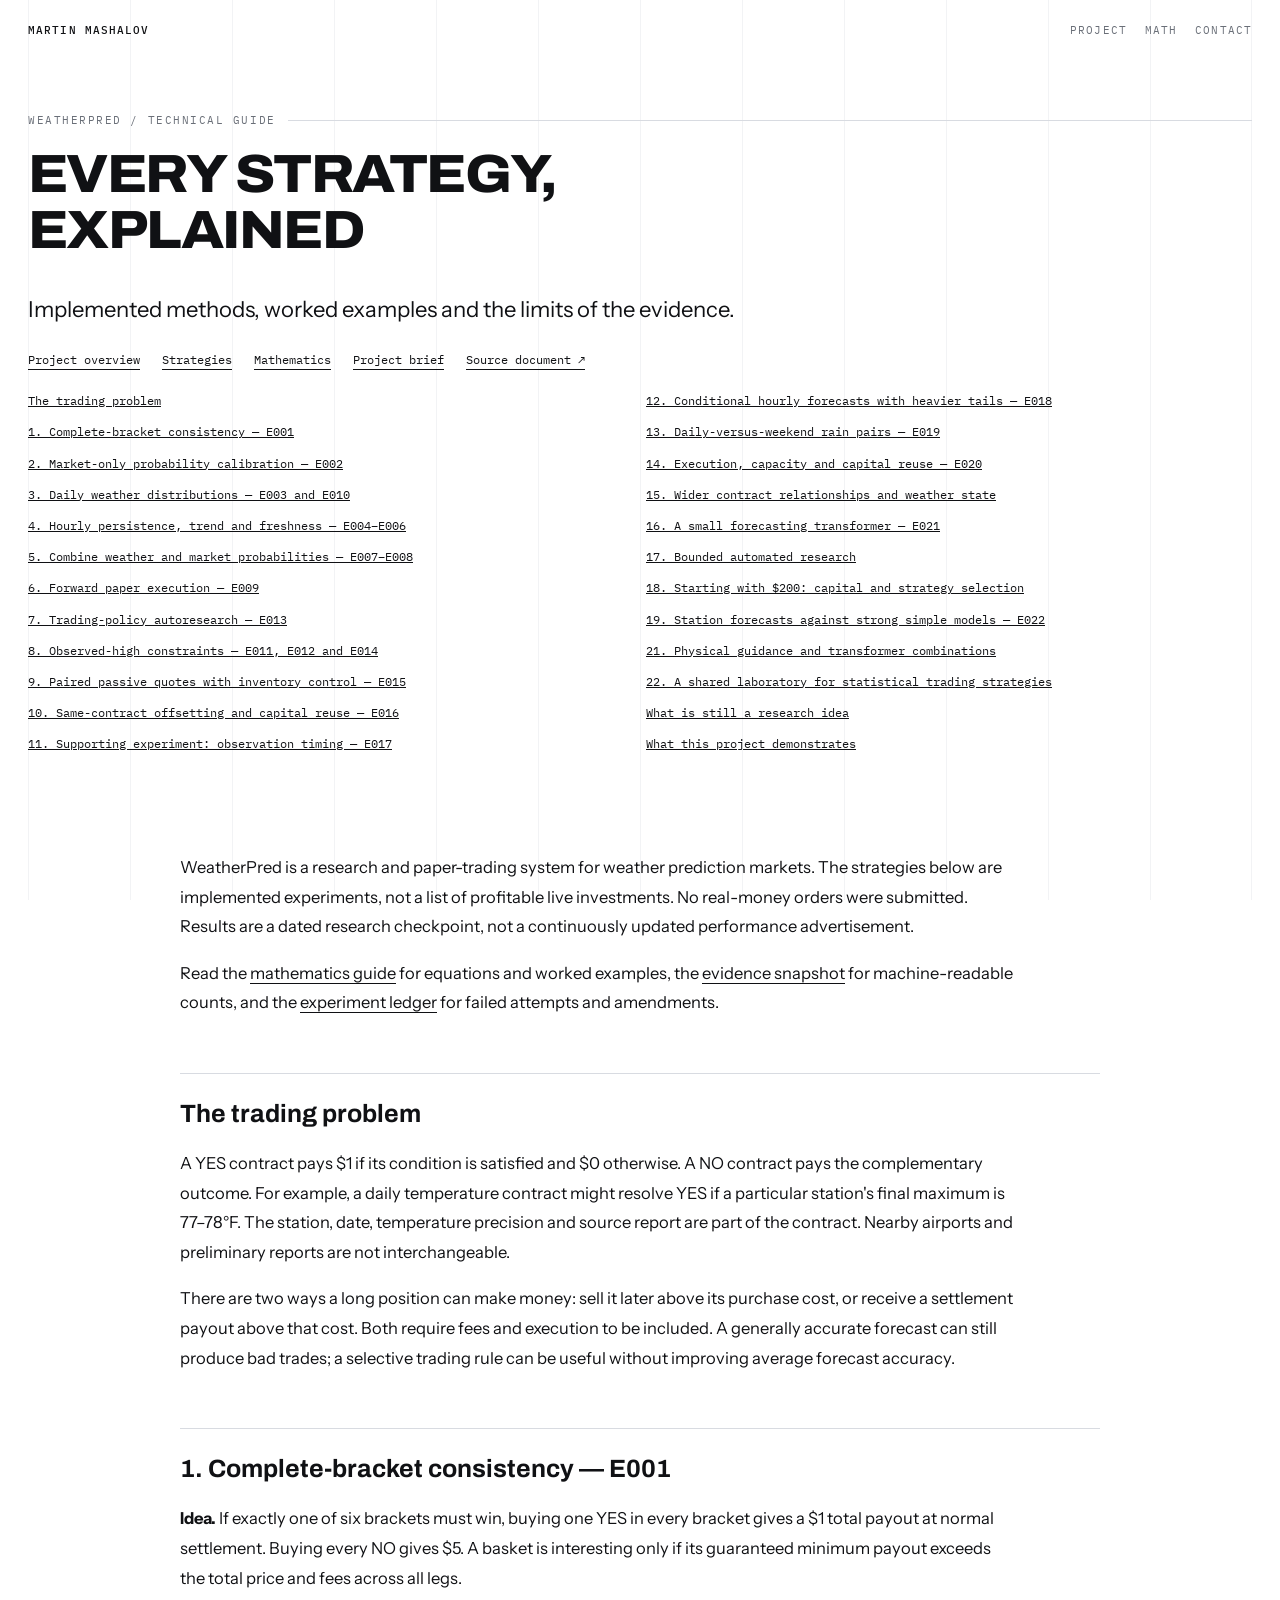
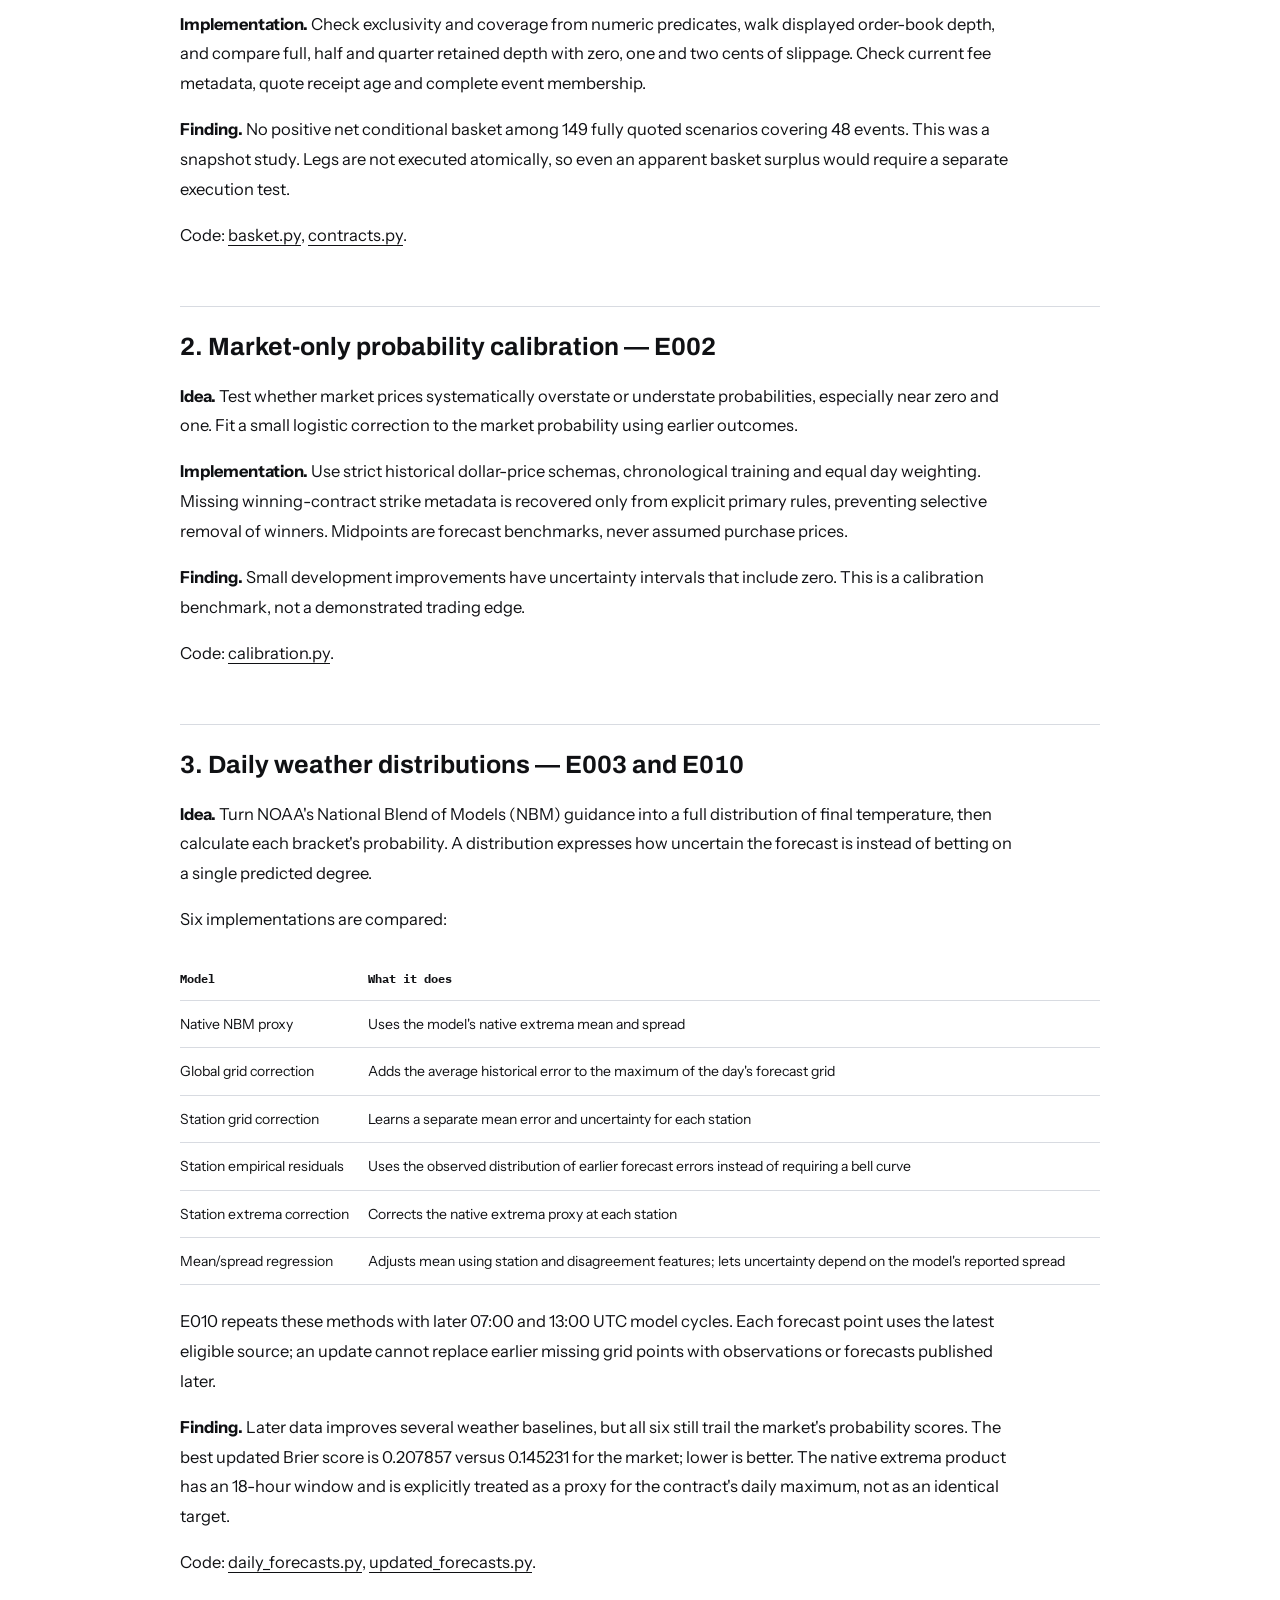
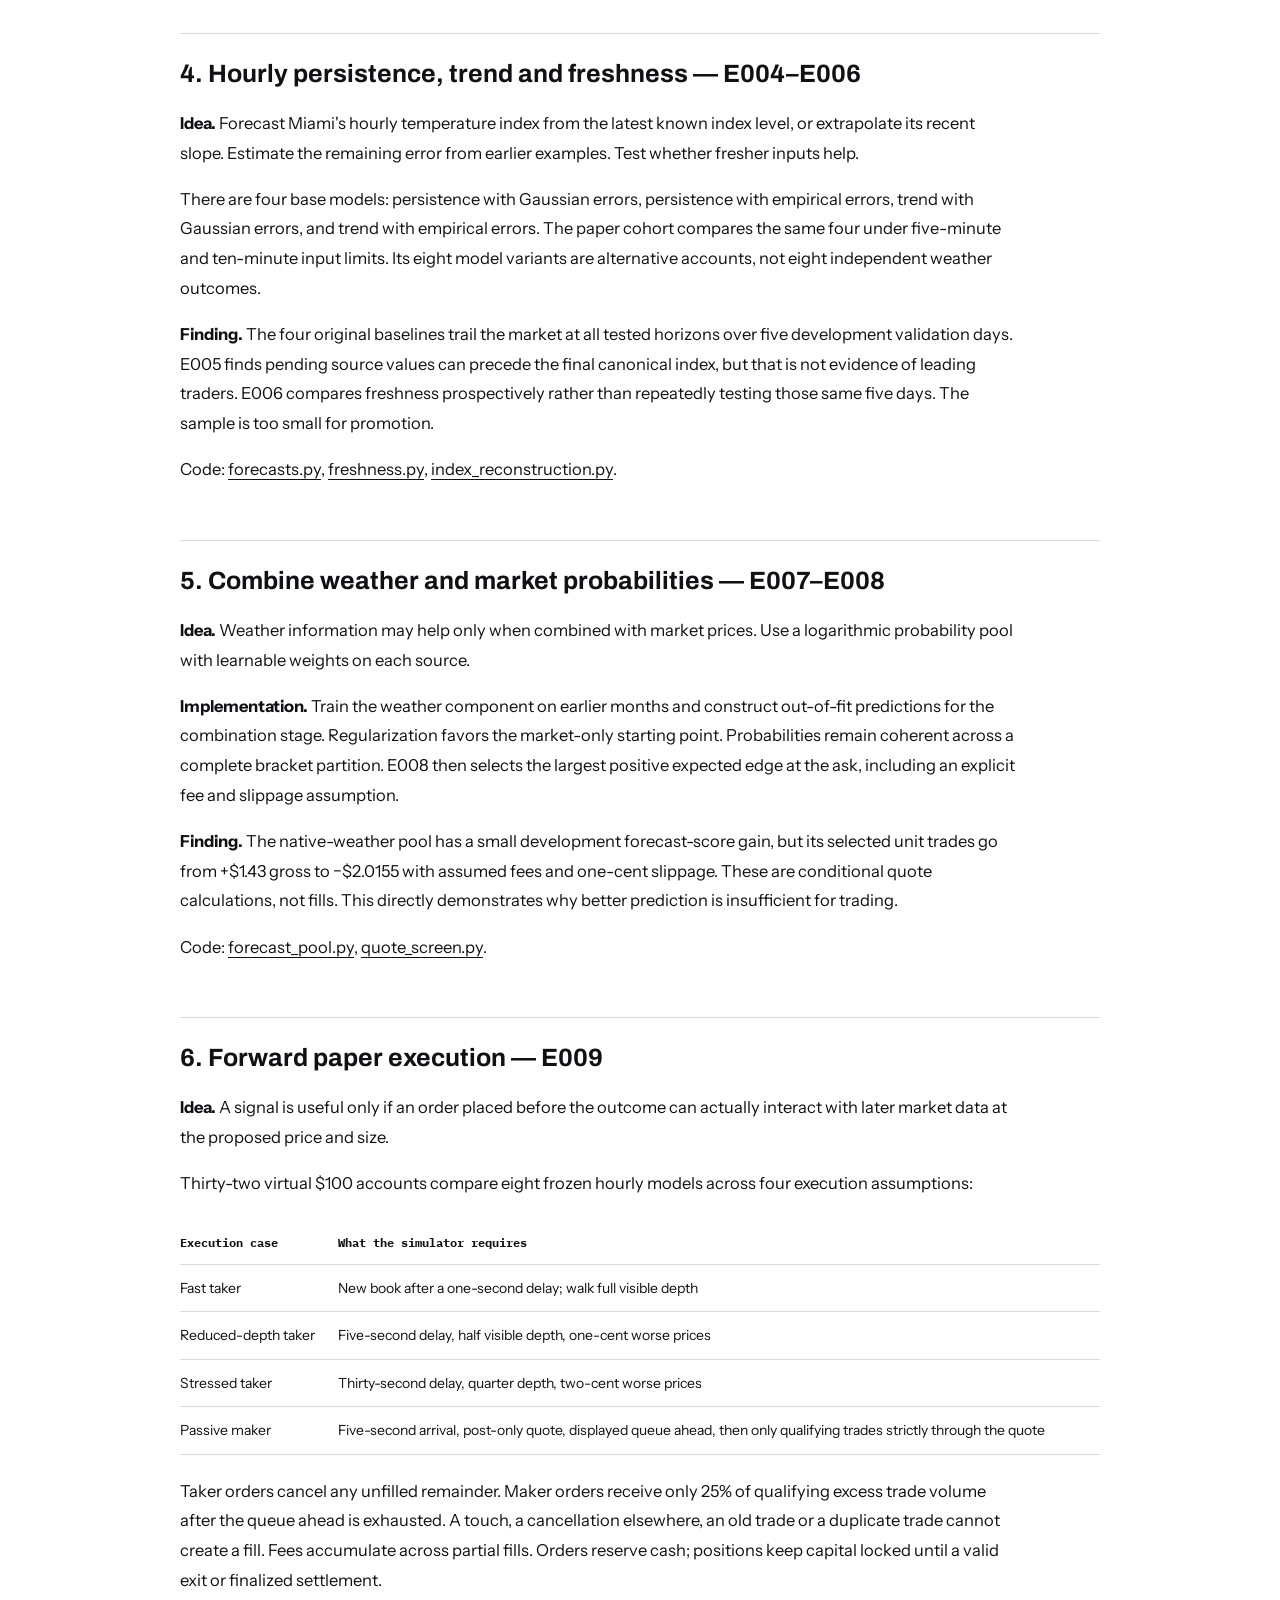
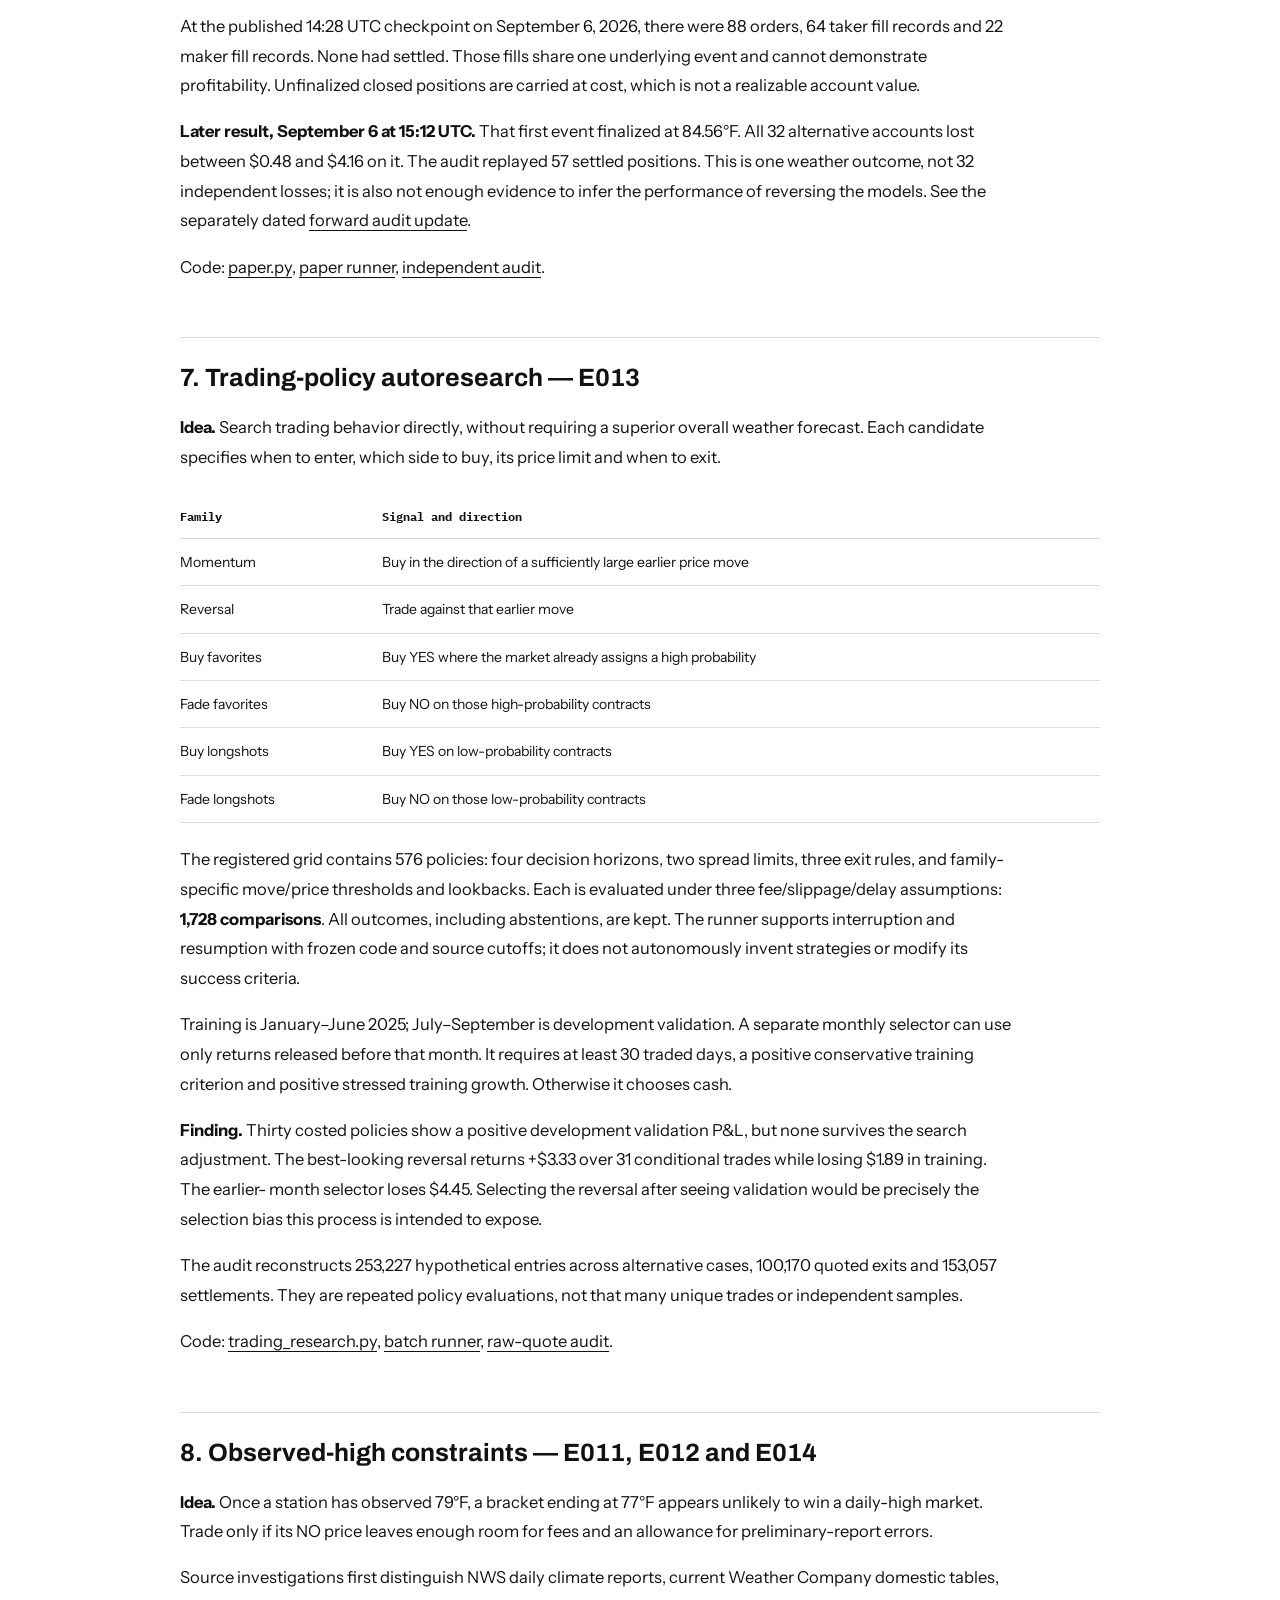
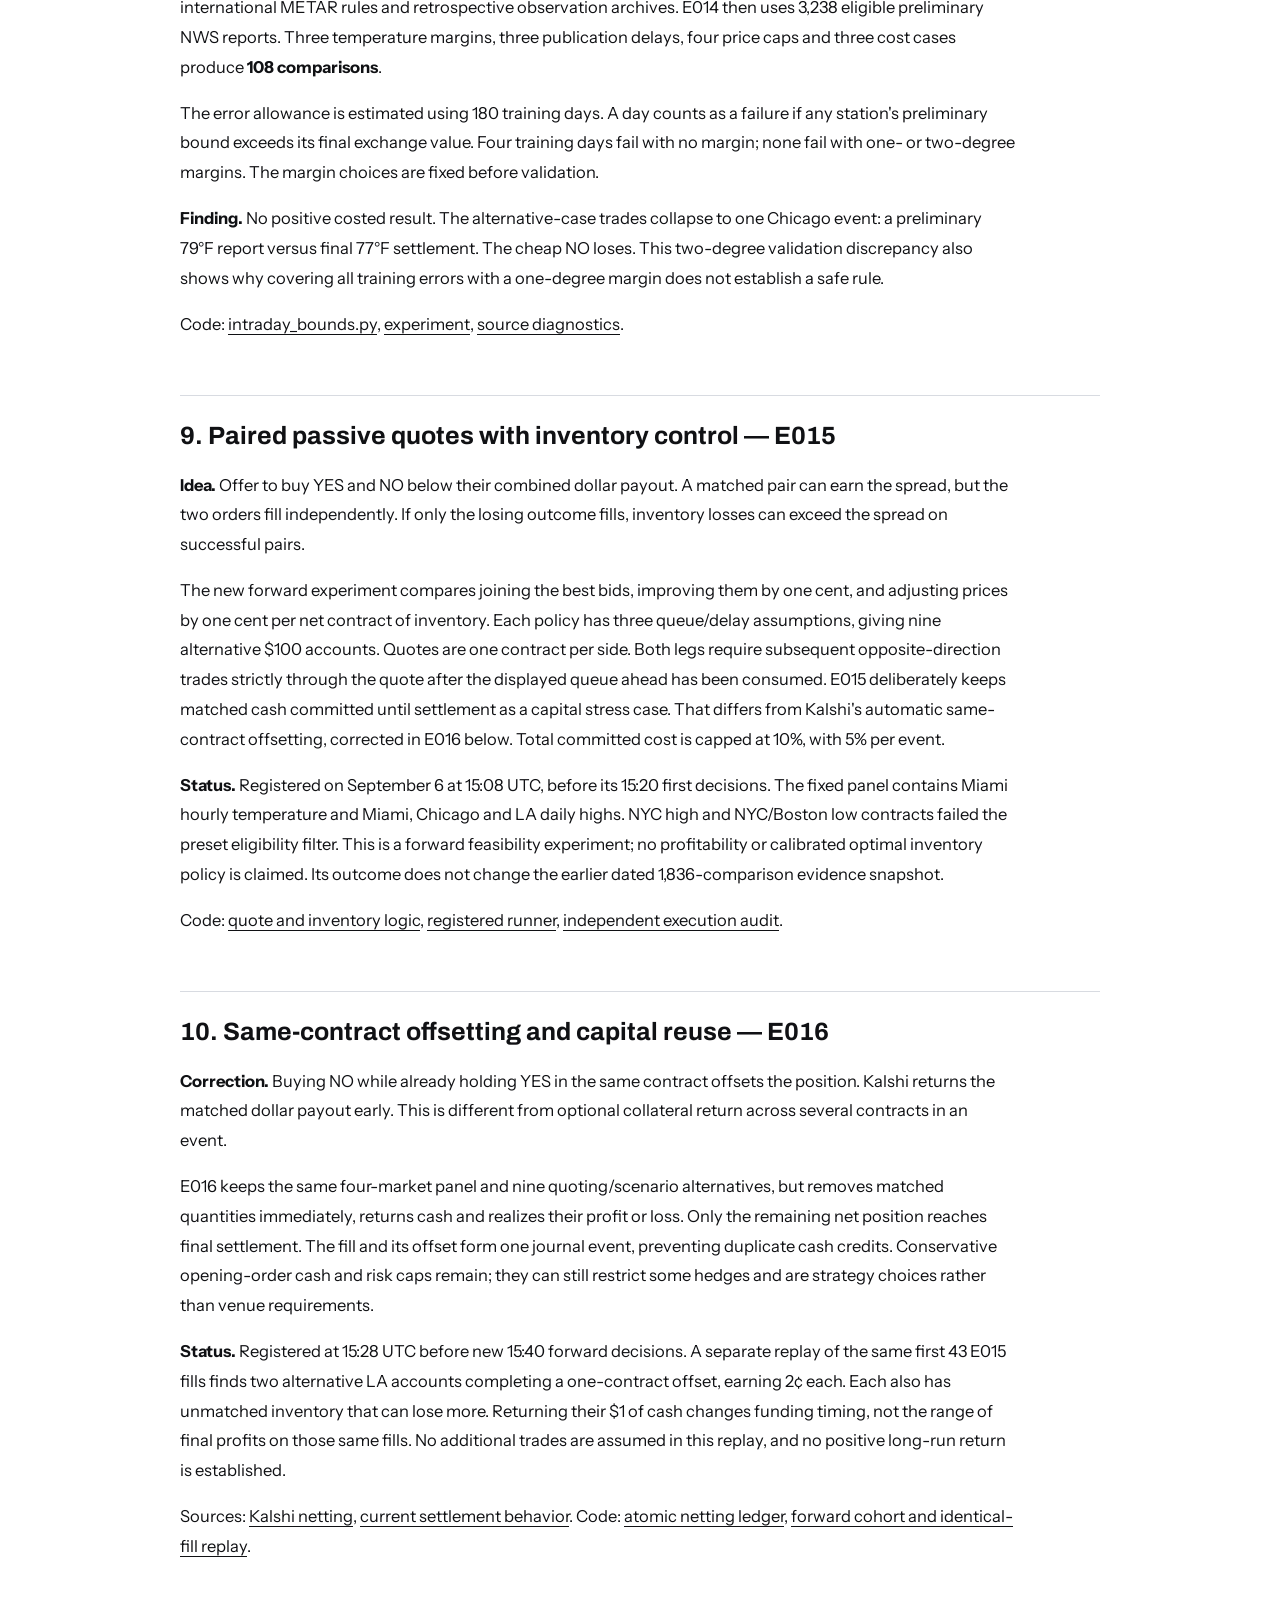
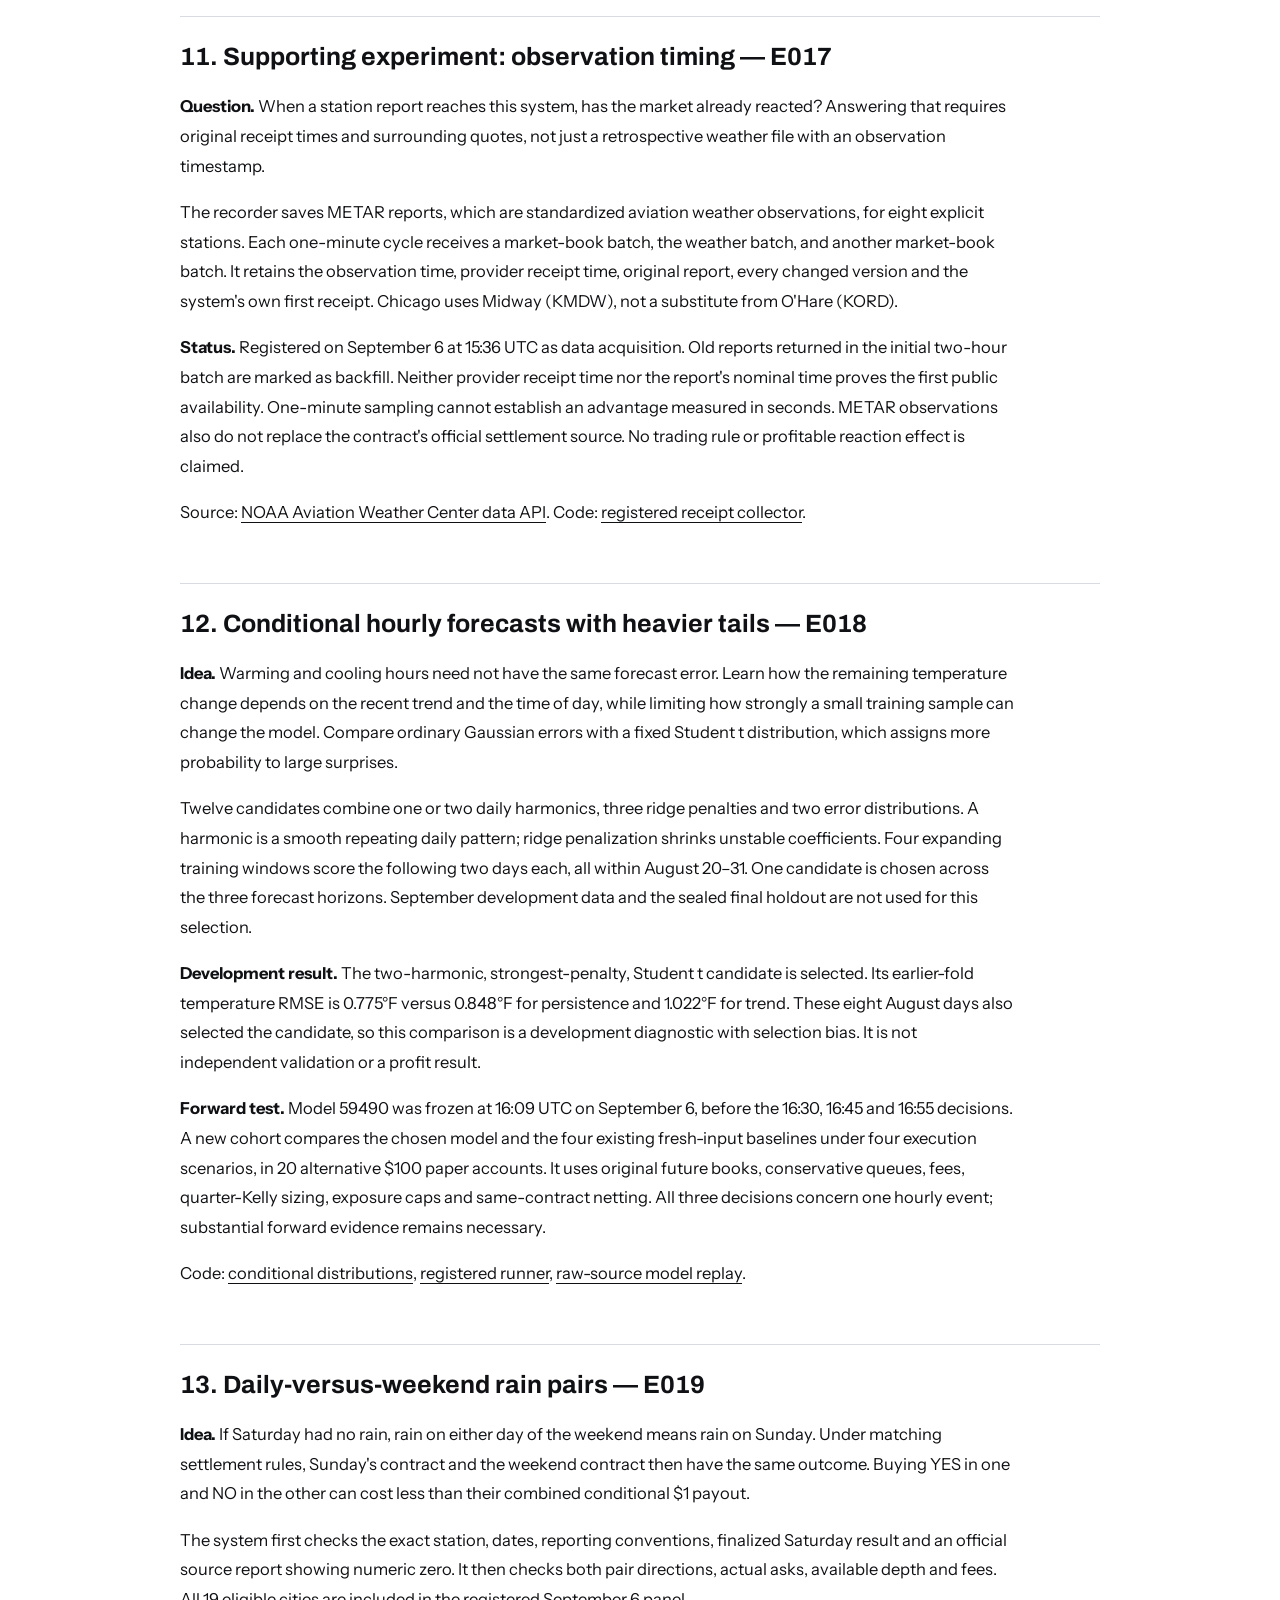
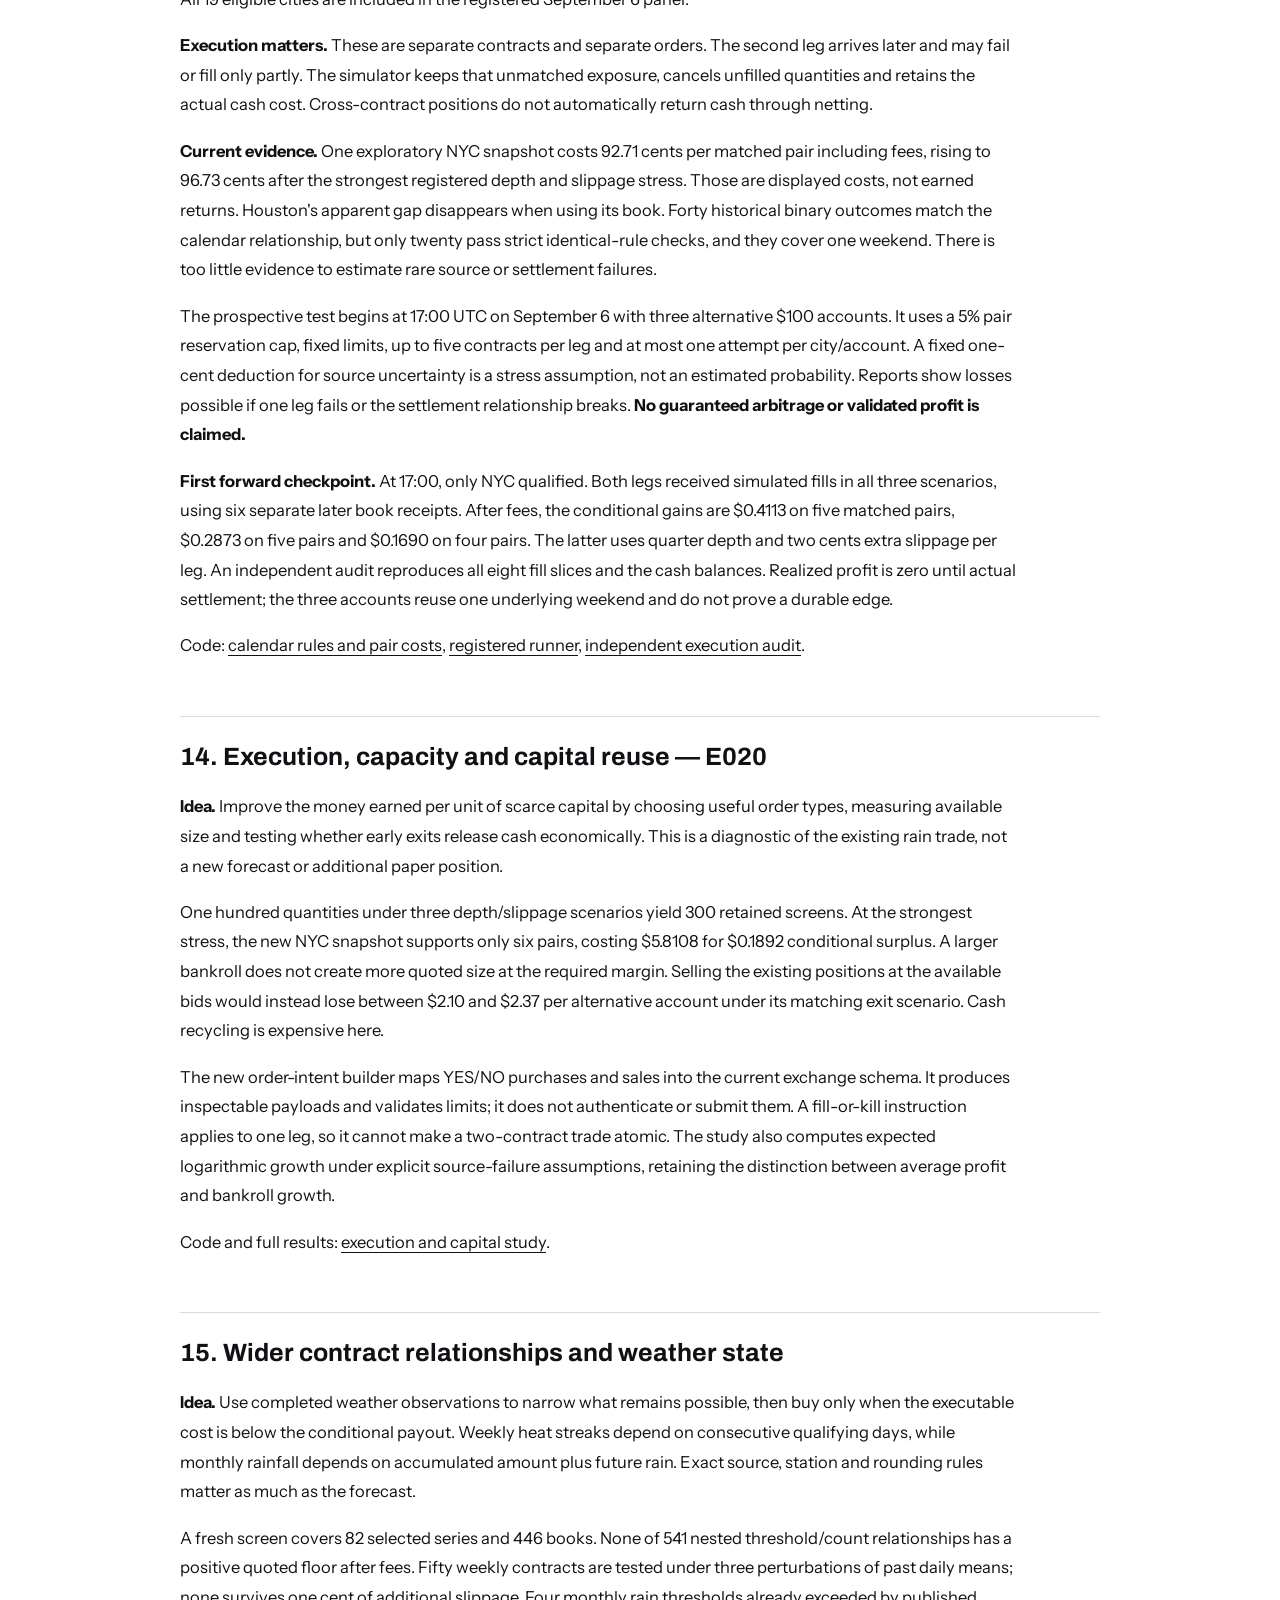
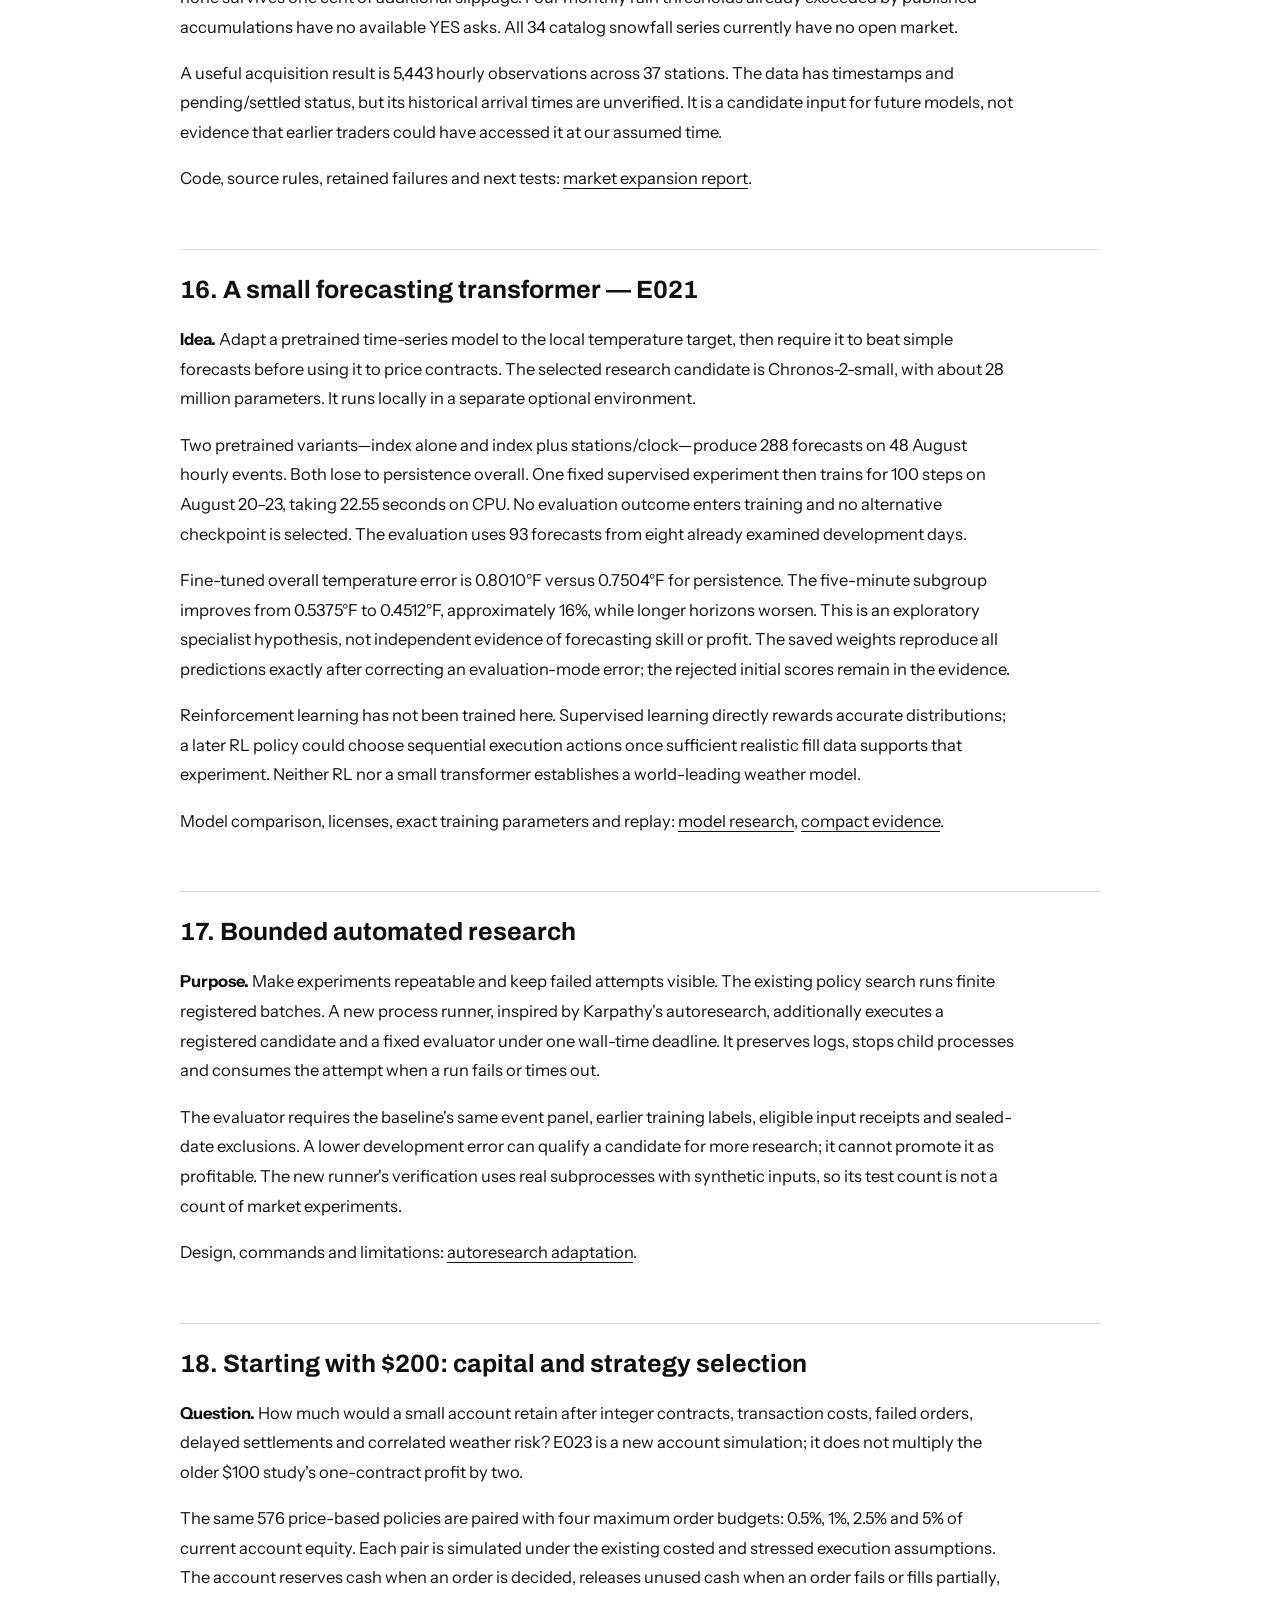
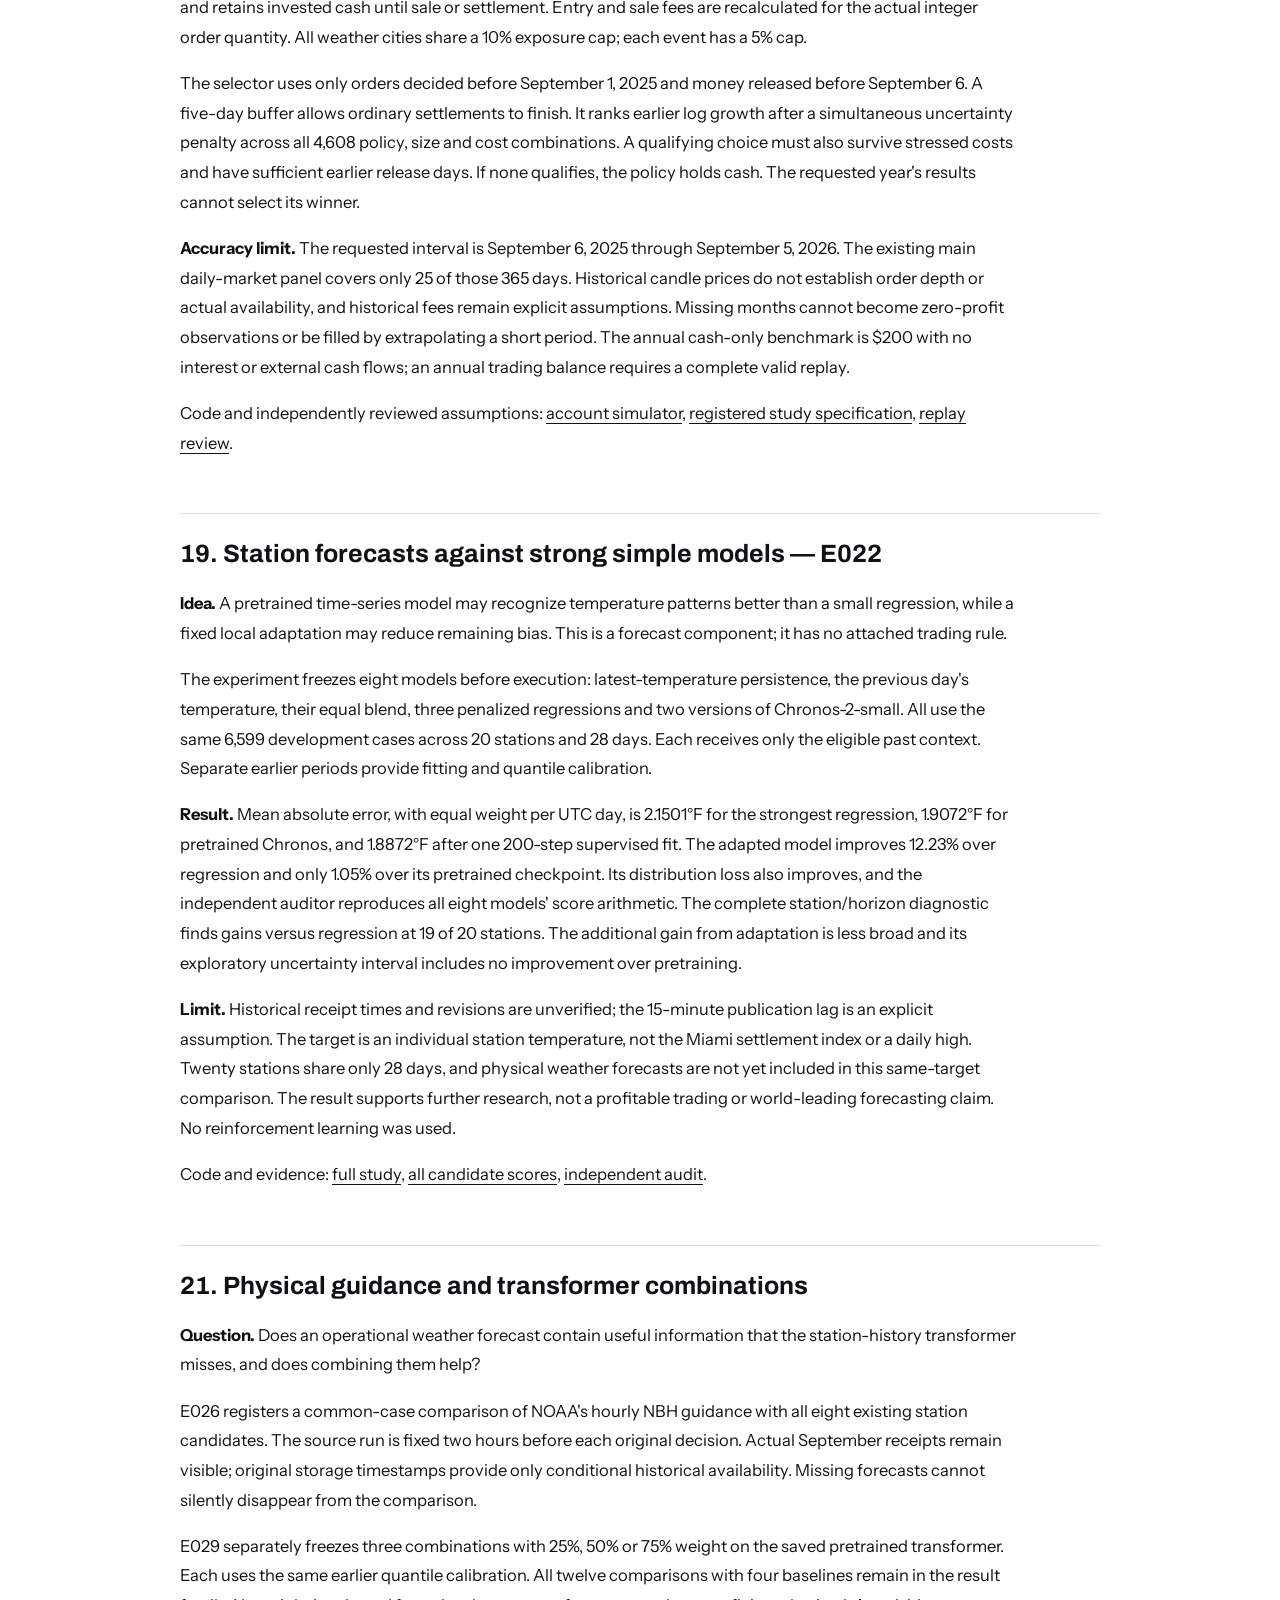
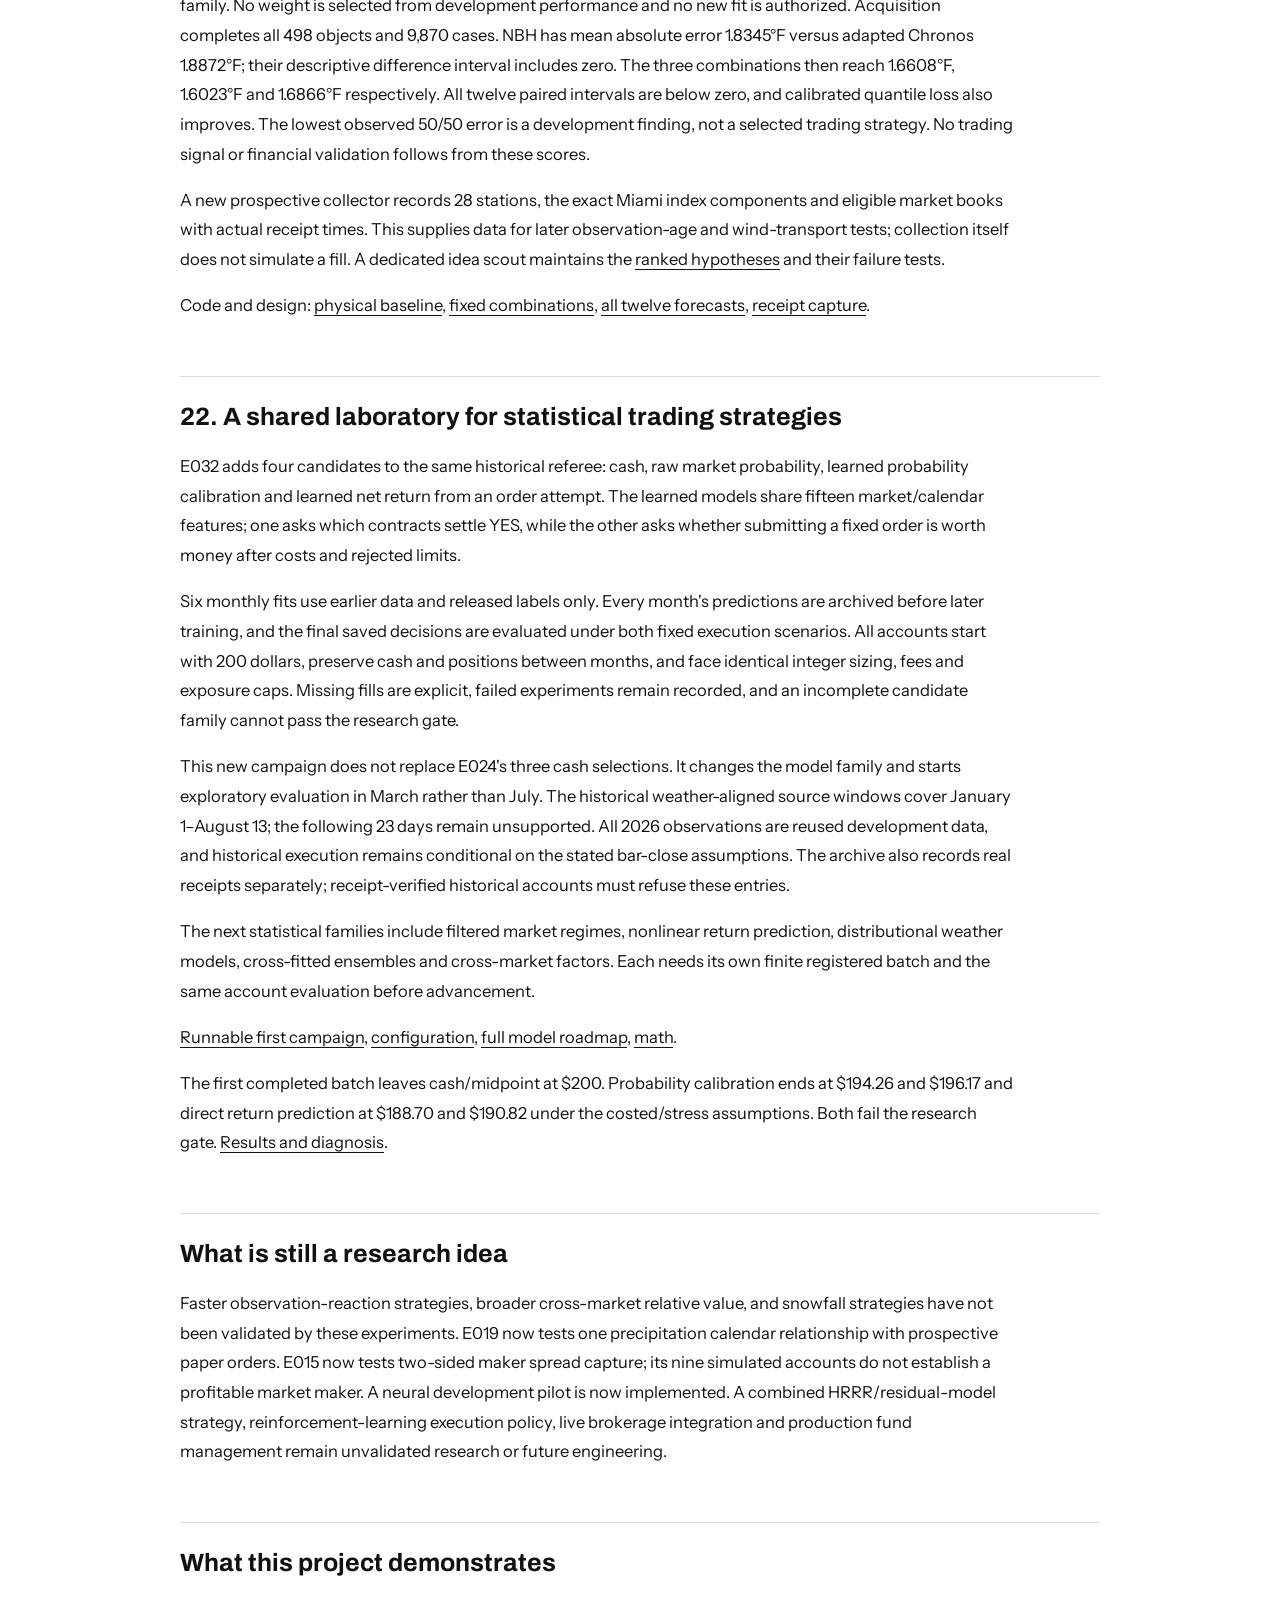
<file: weatherpred-strategies.html>
<!doctype html><html lang="en"><head><meta charset="utf-8"><meta name="viewport" content="width=device-width, initial-scale=1"><title>Every strategy, explained — Martin Mashalov</title><meta name="description" content="WeatherPred: auditable weather-market research, trading strategies, mathematics and realistic paper execution."><meta name="author" content="Martin Mashalov"><meta property="og:title" content="Every strategy, explained"><meta property="og:type" content="article"><meta property="og:url" content="https://martinmashalov.github.io/weatherpred-strategies.html"><meta property="og:image" content="https://martinmashalov.github.io/assets/og.png"><link rel="canonical" href="https://martinmashalov.github.io/weatherpred-strategies.html"><link rel="preconnect" href="https://fonts.googleapis.com"><link rel="preconnect" href="https://fonts.gstatic.com" crossorigin><link href="https://fonts.googleapis.com/css2?family=Archivo:wdth,wght@62..125,400..900&family=IBM+Plex+Mono:wght@400;500&family=Instrument+Sans:wght@400..700&display=swap" rel="stylesheet"><link rel="stylesheet" href="styles.css"><link rel="stylesheet" href="thesis.css"><link rel="stylesheet" href="weatherpred.css"></head><body><div class="gridlines" aria-hidden="true"><i></i><i></i><i></i><i></i><i></i><i></i><i></i><i></i><i></i><i></i><i></i><i></i></div><main class="shell"><header class="masthead"><b><a href="index.html" style="text-decoration:none">Martin Mashalov</a></b><nav aria-label="Project navigation"><a href="weatherpred.html">Project</a><a href="weatherpred-math.html">Math</a><a href="index.html#contact">Contact</a></nav></header><section class="hero doc-hero"><p class="eyebrow">WeatherPred / Technical guide</p><h1 class="doc-title">Every strategy, explained</h1><p class="lede">Implemented methods, worked examples and the limits of the evidence.</p><div class="project-links"><a href="weatherpred.html">Project overview</a><a href="weatherpred-strategies.html">Strategies</a><a href="weatherpred-math.html">Mathematics</a><a href="weatherpred-interview.html">Project brief</a><a href="https://github.com/MartinMashalov/WeatherPred/blob/main/docs/STRATEGIES.md">Source document ↗</a></div><nav class="contents" aria-label="Guide contents"><a href="#section-1">The trading problem</a><a href="#section-2">1. Complete-bracket consistency — E001</a><a href="#section-3">2. Market-only probability calibration — E002</a><a href="#section-4">3. Daily weather distributions — E003 and E010</a><a href="#section-5">4. Hourly persistence, trend and freshness — E004–E006</a><a href="#section-6">5. Combine weather and market probabilities — E007–E008</a><a href="#section-7">6. Forward paper execution — E009</a><a href="#section-8">7. Trading-policy autoresearch — E013</a><a href="#section-9">8. Observed-high constraints — E011, E012 and E014</a><a href="#section-10">9. Paired passive quotes with inventory control — E015</a><a href="#section-11">10. Same-contract offsetting and capital reuse — E016</a><a href="#section-12">11. Supporting experiment: observation timing — E017</a><a href="#section-13">12. Conditional hourly forecasts with heavier tails — E018</a><a href="#section-14">13. Daily-versus-weekend rain pairs — E019</a><a href="#section-15">14. Execution, capacity and capital reuse — E020</a><a href="#section-16">15. Wider contract relationships and weather state</a><a href="#section-17">16. A small forecasting transformer — E021</a><a href="#section-18">17. Bounded automated research</a><a href="#section-19">18. Starting with $200: capital and strategy selection</a><a href="#section-20">19. Station forecasts against strong simple models — E022</a><a href="#section-21">21. Physical guidance and transformer combinations</a><a href="#section-22">22. A shared laboratory for statistical trading strategies</a><a href="#section-23">What is still a research idea</a><a href="#section-24">What this project demonstrates</a></nav></section><article class="article-body"><p>WeatherPred is a research and paper-trading system for weather prediction markets.
The strategies below are implemented experiments, not a list of profitable live
investments. No real-money orders were submitted. Results are a dated research
checkpoint, not a continuously updated performance advertisement.</p>
<p>Read the <a href="weatherpred-math.html">mathematics guide</a> for equations and worked examples,
the <a href="https://github.com/MartinMashalov/WeatherPred/blob/main/evidence/summary.json">evidence snapshot</a> for machine-readable counts,
and the <a href="https://github.com/MartinMashalov/WeatherPred/blob/main/EXPERIMENTS.md">experiment ledger</a> for failed attempts and amendments.</p>
<h2 id="section-1">The trading problem</h2>
<p>A YES contract pays $1 if its condition is satisfied and $0 otherwise. A NO
contract pays the complementary outcome. For example, a daily temperature
contract might resolve YES if a particular station&#39;s final maximum is 77–78°F.
The station, date, temperature precision and source report are part of the
contract. Nearby airports and preliminary reports are not interchangeable.</p>
<p>There are two ways a long position can make money: sell it later above its
purchase cost, or receive a settlement payout above that cost. Both require
fees and execution to be included. A generally accurate forecast can still
produce bad trades; a selective trading rule can be useful without improving
average forecast accuracy.</p>
<h2 id="section-2">1. Complete-bracket consistency — E001</h2>
<p><strong>Idea.</strong> If exactly one of six brackets must win, buying one YES in every
bracket gives a $1 total payout at normal settlement. Buying every NO gives
$5. A basket is interesting only if its guaranteed minimum payout exceeds
the total price and fees across all legs.</p>
<p><strong>Implementation.</strong> Check exclusivity and coverage from numeric predicates,
walk displayed order-book depth, and compare full, half and quarter retained
depth with zero, one and two cents of slippage. Check current fee metadata,
quote receipt age and complete event membership.</p>
<p><strong>Finding.</strong> No positive net conditional basket among 149 fully quoted scenarios
covering 48 events. This was a snapshot study. Legs are not executed atomically,
so even an apparent basket surplus would require a separate execution test.</p>
<p>Code: <a href="https://github.com/MartinMashalov/WeatherPred/blob/main/weatherpred/basket.py">basket.py</a>, <a href="https://github.com/MartinMashalov/WeatherPred/blob/main/weatherpred/contracts.py">contracts.py</a>.</p>
<h2 id="section-3">2. Market-only probability calibration — E002</h2>
<p><strong>Idea.</strong> Test whether market prices systematically overstate or understate
probabilities, especially near zero and one. Fit a small logistic correction
to the market probability using earlier outcomes.</p>
<p><strong>Implementation.</strong> Use strict historical dollar-price schemas, chronological
training and equal day weighting. Missing winning-contract strike metadata is
recovered only from explicit primary rules, preventing selective removal of
winners. Midpoints are forecast benchmarks, never assumed purchase prices.</p>
<p><strong>Finding.</strong> Small development improvements have uncertainty intervals that
include zero. This is a calibration benchmark, not a demonstrated trading edge.</p>
<p>Code: <a href="https://github.com/MartinMashalov/WeatherPred/blob/main/weatherpred/calibration.py">calibration.py</a>.</p>
<h2 id="section-4">3. Daily weather distributions — E003 and E010</h2>
<p><strong>Idea.</strong> Turn NOAA&#39;s National Blend of Models (NBM) guidance into a full distribution of final temperature,
then calculate each bracket&#39;s probability. A distribution expresses how
uncertain the forecast is instead of betting on a single predicted degree.</p>
<p>Six implementations are compared:</p>
<table>
<thead>
<tr>
<th>Model</th>
<th>What it does</th>
</tr>
</thead>
<tbody><tr>
<td>Native NBM proxy</td>
<td>Uses the model&#39;s native extrema mean and spread</td>
</tr>
<tr>
<td>Global grid correction</td>
<td>Adds the average historical error to the maximum of the day&#39;s forecast grid</td>
</tr>
<tr>
<td>Station grid correction</td>
<td>Learns a separate mean error and uncertainty for each station</td>
</tr>
<tr>
<td>Station empirical residuals</td>
<td>Uses the observed distribution of earlier forecast errors instead of requiring a bell curve</td>
</tr>
<tr>
<td>Station extrema correction</td>
<td>Corrects the native extrema proxy at each station</td>
</tr>
<tr>
<td>Mean/spread regression</td>
<td>Adjusts mean using station and disagreement features; lets uncertainty depend on the model&#39;s reported spread</td>
</tr>
</tbody></table>
<p>E010 repeats these methods with later 07:00 and 13:00 UTC model cycles. Each
forecast point uses the latest eligible source; an update cannot replace earlier
missing grid points with observations or forecasts published later.</p>
<p><strong>Finding.</strong> Later data improves several weather baselines, but all six still
trail the market&#39;s probability scores. The best updated Brier score is 0.207857
versus 0.145231 for the market; lower is better. The native extrema product has
an 18-hour window and is explicitly treated as a proxy for the contract&#39;s daily
maximum, not as an identical target.</p>
<p>Code: <a href="https://github.com/MartinMashalov/WeatherPred/blob/main/weatherpred/daily_forecasts.py">daily_forecasts.py</a>,
<a href="https://github.com/MartinMashalov/WeatherPred/blob/main/weatherpred/updated_forecasts.py">updated_forecasts.py</a>.</p>
<h2 id="section-5">4. Hourly persistence, trend and freshness — E004–E006</h2>
<p><strong>Idea.</strong> Forecast Miami&#39;s hourly temperature index from the latest known index
level, or extrapolate its recent slope. Estimate the remaining error from
earlier examples. Test whether fresher inputs help.</p>
<p>There are four base models: persistence with Gaussian errors, persistence with
empirical errors, trend with Gaussian errors, and trend with empirical errors.
The paper cohort compares the same four under five-minute and ten-minute input
limits. Its eight model variants are alternative accounts, not eight independent
weather outcomes.</p>
<p><strong>Finding.</strong> The four original baselines trail the market at all tested horizons
over five development validation days. E005 finds pending source values can
precede the final canonical index, but that is not evidence of leading traders.
E006 compares freshness prospectively rather than repeatedly testing those
same five days. The sample is too small for promotion.</p>
<p>Code: <a href="https://github.com/MartinMashalov/WeatherPred/blob/main/weatherpred/forecasts.py">forecasts.py</a>,
<a href="https://github.com/MartinMashalov/WeatherPred/blob/main/weatherpred/freshness.py">freshness.py</a>, <a href="https://github.com/MartinMashalov/WeatherPred/blob/main/weatherpred/index_reconstruction.py">index_reconstruction.py</a>.</p>
<h2 id="section-6">5. Combine weather and market probabilities — E007–E008</h2>
<p><strong>Idea.</strong> Weather information may help only when combined with market prices.
Use a logarithmic probability pool with learnable weights on each source.</p>
<p><strong>Implementation.</strong> Train the weather component on earlier months and construct
out-of-fit predictions for the combination stage. Regularization favors the
market-only starting point. Probabilities remain coherent across a complete
bracket partition. E008 then selects the largest positive expected edge at the
ask, including an explicit fee and slippage assumption.</p>
<p><strong>Finding.</strong> The native-weather pool has a small development forecast-score gain,
but its selected unit trades go from +$1.43 gross to −$2.0155 with assumed fees
and one-cent slippage. These are conditional quote calculations, not fills.
This directly demonstrates why better prediction is insufficient for trading.</p>
<p>Code: <a href="https://github.com/MartinMashalov/WeatherPred/blob/main/weatherpred/forecast_pool.py">forecast_pool.py</a>,
<a href="https://github.com/MartinMashalov/WeatherPred/blob/main/weatherpred/quote_screen.py">quote_screen.py</a>.</p>
<h2 id="section-7">6. Forward paper execution — E009</h2>
<p><strong>Idea.</strong> A signal is useful only if an order placed before the outcome can
actually interact with later market data at the proposed price and size.</p>
<p>Thirty-two virtual $100 accounts compare eight frozen hourly models across four
execution assumptions:</p>
<table>
<thead>
<tr>
<th>Execution case</th>
<th>What the simulator requires</th>
</tr>
</thead>
<tbody><tr>
<td>Fast taker</td>
<td>New book after a one-second delay; walk full visible depth</td>
</tr>
<tr>
<td>Reduced-depth taker</td>
<td>Five-second delay, half visible depth, one-cent worse prices</td>
</tr>
<tr>
<td>Stressed taker</td>
<td>Thirty-second delay, quarter depth, two-cent worse prices</td>
</tr>
<tr>
<td>Passive maker</td>
<td>Five-second arrival, post-only quote, displayed queue ahead, then only qualifying trades strictly through the quote</td>
</tr>
</tbody></table>
<p>Taker orders cancel any unfilled remainder. Maker orders receive only 25% of
qualifying excess trade volume after the queue ahead is exhausted. A touch,
a cancellation elsewhere, an old trade or a duplicate trade cannot create a
fill. Fees accumulate across partial fills. Orders reserve cash; positions keep
capital locked until a valid exit or finalized settlement.</p>
<p>At the published 14:28 UTC checkpoint on September 6, 2026, there were 88 orders,
64 taker fill records and 22 maker fill records. None had settled. Those fills
share one underlying event and cannot demonstrate profitability. Unfinalized
closed positions are carried at cost, which is not a realizable account value.</p>
<p><strong>Later result, September 6 at 15:12 UTC.</strong> That first event finalized at 84.56°F.
All 32 alternative accounts lost between $0.48 and $4.16 on it. The audit replayed
57 settled positions. This is one weather outcome, not 32 independent losses;
it is also not enough evidence to infer the performance of reversing the models.
See the separately dated <a href="https://github.com/MartinMashalov/WeatherPred/blob/main/evidence/forward-update-2026-09-06.json">forward audit update</a>.</p>
<p>Code: <a href="https://github.com/MartinMashalov/WeatherPred/blob/main/weatherpred/paper.py">paper.py</a>,
<a href="https://github.com/MartinMashalov/WeatherPred/blob/main/research/experiments/e009_paper.py">paper runner</a>,
<a href="https://github.com/MartinMashalov/WeatherPred/blob/main/research/experiments/e009_audit.py">independent audit</a>.</p>
<h2 id="section-8">7. Trading-policy autoresearch — E013</h2>
<p><strong>Idea.</strong> Search trading behavior directly, without requiring a superior overall
weather forecast. Each candidate specifies when to enter, which side to buy,
its price limit and when to exit.</p>
<table>
<thead>
<tr>
<th>Family</th>
<th>Signal and direction</th>
</tr>
</thead>
<tbody><tr>
<td>Momentum</td>
<td>Buy in the direction of a sufficiently large earlier price move</td>
</tr>
<tr>
<td>Reversal</td>
<td>Trade against that earlier move</td>
</tr>
<tr>
<td>Buy favorites</td>
<td>Buy YES where the market already assigns a high probability</td>
</tr>
<tr>
<td>Fade favorites</td>
<td>Buy NO on those high-probability contracts</td>
</tr>
<tr>
<td>Buy longshots</td>
<td>Buy YES on low-probability contracts</td>
</tr>
<tr>
<td>Fade longshots</td>
<td>Buy NO on those low-probability contracts</td>
</tr>
</tbody></table>
<p>The registered grid contains 576 policies: four decision horizons, two spread
limits, three exit rules, and family-specific move/price thresholds and lookbacks.
Each is evaluated under three fee/slippage/delay assumptions: <strong>1,728 comparisons</strong>.
All outcomes, including abstentions, are kept. The runner supports interruption
and resumption with frozen code and source cutoffs; it does not autonomously
invent strategies or modify its success criteria.</p>
<p>Training is January–June 2025; July–September is development validation. A
separate monthly selector can use only returns released before that month.
It requires at least 30 traded days, a positive conservative training criterion
and positive stressed training growth. Otherwise it chooses cash.</p>
<p><strong>Finding.</strong> Thirty costed policies show a positive development validation P&amp;L,
but none survives the search adjustment. The best-looking reversal returns
+$3.33 over 31 conditional trades while losing $1.89 in training. The earlier-
month selector loses $4.45. Selecting the reversal after seeing validation would
be precisely the selection bias this process is intended to expose.</p>
<p>The audit reconstructs 253,227 hypothetical entries across alternative cases,
100,170 quoted exits and 153,057 settlements. They are repeated policy evaluations,
not that many unique trades or independent samples.</p>
<p>Code: <a href="https://github.com/MartinMashalov/WeatherPred/blob/main/weatherpred/trading_research.py">trading_research.py</a>,
<a href="https://github.com/MartinMashalov/WeatherPred/blob/main/research/experiments/e013_autoresearch.py">batch runner</a>,
<a href="https://github.com/MartinMashalov/WeatherPred/blob/main/research/experiments/e013_audit.py">raw-quote audit</a>.</p>
<h2 id="section-9">8. Observed-high constraints — E011, E012 and E014</h2>
<p><strong>Idea.</strong> Once a station has observed 79°F, a bracket ending at 77°F appears
unlikely to win a daily-high market. Trade only if its NO price leaves enough
room for fees and an allowance for preliminary-report errors.</p>
<p>Source investigations first distinguish NWS daily climate reports, current
Weather Company domestic tables, international METAR rules and retrospective
observation archives. E014 then uses 3,238 eligible preliminary NWS reports.
Three temperature margins, three publication delays, four price caps and
three cost cases produce <strong>108 comparisons</strong>.</p>
<p>The error allowance is estimated using 180 training days. A day counts as a
failure if any station&#39;s preliminary bound exceeds its final exchange value.
Four training days fail with no margin; none fail with one- or two-degree
margins. The margin choices are fixed before validation.</p>
<p><strong>Finding.</strong> No positive costed result. The alternative-case trades collapse to
one Chicago event: a preliminary 79°F report versus final 77°F settlement. The
cheap NO loses. This two-degree validation discrepancy also shows why covering
all training errors with a one-degree margin does not establish a safe rule.</p>
<p>Code: <a href="https://github.com/MartinMashalov/WeatherPred/blob/main/weatherpred/intraday_bounds.py">intraday_bounds.py</a>,
<a href="https://github.com/MartinMashalov/WeatherPred/blob/main/research/experiments/e014_intraday_bounds.py">experiment</a>,
<a href="https://github.com/MartinMashalov/WeatherPred/blob/main/research/experiments/e014_source_diagnostics.py">source diagnostics</a>.</p>
<h2 id="section-10">9. Paired passive quotes with inventory control — E015</h2>
<p><strong>Idea.</strong> Offer to buy YES and NO below their combined dollar payout. A matched
pair can earn the spread, but the two orders fill independently. If only the
losing outcome fills, inventory losses can exceed the spread on successful pairs.</p>
<p>The new forward experiment compares joining the best bids, improving them by one
cent, and adjusting prices by one cent per net contract of inventory. Each policy
has three queue/delay assumptions, giving nine alternative $100 accounts. Quotes
are one contract per side. Both legs require subsequent opposite-direction trades
strictly through the quote after the displayed queue ahead has been consumed.
E015 deliberately keeps matched cash committed until settlement as a capital
stress case. That differs from Kalshi&#39;s automatic same-contract offsetting,
corrected in E016 below. Total committed cost is capped at 10%, with 5% per event.</p>
<p><strong>Status.</strong> Registered on September 6 at 15:08 UTC, before its 15:20 first decisions.
The fixed panel contains Miami hourly temperature and Miami, Chicago and LA daily
highs. NYC high and NYC/Boston low contracts failed the preset eligibility filter.
This is a forward feasibility experiment; no profitability or calibrated optimal
inventory policy is claimed. Its outcome does not change the earlier dated
1,836-comparison evidence snapshot.</p>
<p>Code: <a href="https://github.com/MartinMashalov/WeatherPred/blob/main/weatherpred/market_making.py">quote and inventory logic</a>,
<a href="https://github.com/MartinMashalov/WeatherPred/blob/main/research/experiments/e015_market_making.py">registered runner</a>,
<a href="https://github.com/MartinMashalov/WeatherPred/blob/main/research/experiments/e015_audit.py">independent execution audit</a>.</p>
<h2 id="section-11">10. Same-contract offsetting and capital reuse — E016</h2>
<p><strong>Correction.</strong> Buying NO while already holding YES in the same contract offsets
the position. Kalshi returns the matched dollar payout early. This is different
from optional collateral return across several contracts in an event.</p>
<p>E016 keeps the same four-market panel and nine quoting/scenario alternatives,
but removes matched quantities immediately, returns cash and realizes their
profit or loss. Only the remaining net position reaches final settlement. The
fill and its offset form one journal event, preventing duplicate cash credits.
Conservative opening-order cash and risk caps remain; they can still restrict
some hedges and are strategy choices rather than venue requirements.</p>
<p><strong>Status.</strong> Registered at 15:28 UTC before new 15:40 forward decisions. A separate
replay of the same first 43 E015 fills finds two alternative LA accounts completing
a one-contract offset, earning 2¢ each. Each also has unmatched inventory that
can lose more. Returning their $1 of cash changes funding timing, not the range
of final profits on those same fills. No additional trades are assumed in this
replay, and no positive long-run return is established.</p>
<p>Sources: <a href="https://news.kalshi.com/p/collateral-return">Kalshi netting</a>,
<a href="https://docs.kalshi.com/getting_started/market_settlement">current settlement behavior</a>.
Code: <a href="https://github.com/MartinMashalov/WeatherPred/blob/main/weatherpred/netted_paper.py">atomic netting ledger</a>,
<a href="https://github.com/MartinMashalov/WeatherPred/blob/main/research/experiments/e016_netted_maker.py">forward cohort and identical-fill replay</a>.</p>
<h2 id="section-12">11. Supporting experiment: observation timing — E017</h2>
<p><strong>Question.</strong> When a station report reaches this system, has the market already
reacted? Answering that requires original receipt times and surrounding quotes,
not just a retrospective weather file with an observation timestamp.</p>
<p>The recorder saves METAR reports, which are standardized aviation weather
observations, for eight explicit stations. Each one-minute cycle receives a
market-book batch, the weather batch, and another market-book batch. It retains
the observation time, provider receipt time, original report, every changed
version and the system&#39;s own first receipt. Chicago uses Midway (KMDW), not a
substitute from O&#39;Hare (KORD).</p>
<p><strong>Status.</strong> Registered on September 6 at 15:36 UTC as data acquisition. Old
reports returned in the initial two-hour batch are marked as backfill. Neither
provider receipt time nor the report&#39;s nominal time proves the first public
availability. One-minute sampling cannot establish an advantage measured in
seconds. METAR observations also do not replace the contract&#39;s official
settlement source. No trading rule or profitable reaction effect is claimed.</p>
<p>Source: <a href="https://aviationweather.gov/data/api/">NOAA Aviation Weather Center data API</a>.
Code: <a href="https://github.com/MartinMashalov/WeatherPred/blob/main/research/experiments/e017_station_receipts.py">registered receipt collector</a>.</p>
<h2 id="section-13">12. Conditional hourly forecasts with heavier tails — E018</h2>
<p><strong>Idea.</strong> Warming and cooling hours need not have the same forecast error. Learn
how the remaining temperature change depends on the recent trend and the time
of day, while limiting how strongly a small training sample can change the model.
Compare ordinary Gaussian errors with a fixed Student t distribution, which
assigns more probability to large surprises.</p>
<p>Twelve candidates combine one or two daily harmonics, three ridge penalties and
two error distributions. A harmonic is a smooth repeating daily pattern; ridge
penalization shrinks unstable coefficients. Four expanding training windows
score the following two days each, all within August 20–31. One candidate is
chosen across the three forecast horizons. September development data and the
sealed final holdout are not used for this selection.</p>
<p><strong>Development result.</strong> The two-harmonic, strongest-penalty, Student t candidate
is selected. Its earlier-fold temperature RMSE is 0.775°F versus 0.848°F for
persistence and 1.022°F for trend. These eight August days also selected the
candidate, so this comparison is a development diagnostic with selection bias.
It is not independent validation or a profit result.</p>
<p><strong>Forward test.</strong> Model 59490 was frozen at 16:09 UTC on September 6, before the
16:30, 16:45 and 16:55 decisions. A new cohort compares the chosen model and the
four existing fresh-input baselines under four execution scenarios, in 20
alternative $100 paper accounts. It uses original future books, conservative
queues, fees, quarter-Kelly sizing, exposure caps and same-contract netting.
All three decisions concern one hourly event; substantial forward evidence
remains necessary.</p>
<p>Code: <a href="https://github.com/MartinMashalov/WeatherPred/blob/main/weatherpred/conditional_forecasts.py">conditional distributions</a>,
<a href="https://github.com/MartinMashalov/WeatherPred/blob/main/research/experiments/e018_conditional_hourly.py">registered runner</a>,
<a href="https://github.com/MartinMashalov/WeatherPred/blob/main/research/experiments/e018_diagnostics.py">raw-source model replay</a>.</p>
<h2 id="section-14">13. Daily-versus-weekend rain pairs — E019</h2>
<p><strong>Idea.</strong> If Saturday had no rain, rain on either day of the weekend means rain
on Sunday. Under matching settlement rules, Sunday&#39;s contract and the weekend
contract then have the same outcome. Buying YES in one and NO in the other can
cost less than their combined conditional $1 payout.</p>
<p>The system first checks the exact station, dates, reporting conventions,
finalized Saturday result and an official source report showing numeric zero.
It then checks both pair directions, actual asks, available depth and fees.
All 19 eligible cities are included in the registered September 6 panel.</p>
<p><strong>Execution matters.</strong> These are separate contracts and separate orders. The
second leg arrives later and may fail or fill only partly. The simulator keeps
that unmatched exposure, cancels unfilled quantities and retains the actual cash
cost. Cross-contract positions do not automatically return cash through netting.</p>
<p><strong>Current evidence.</strong> One exploratory NYC snapshot costs 92.71 cents per matched
pair including fees, rising to 96.73 cents after the strongest registered depth
and slippage stress. Those are displayed costs, not earned returns. Houston&#39;s
apparent gap disappears when using its book. Forty historical binary outcomes
match the calendar relationship, but only twenty pass strict identical-rule
checks, and they cover one weekend. There is too little evidence to estimate
rare source or settlement failures.</p>
<p>The prospective test begins at 17:00 UTC on September 6 with three alternative
$100 accounts. It uses a 5% pair reservation cap, fixed limits, up to five
contracts per leg and at most one attempt per city/account. A fixed one-cent
deduction for source uncertainty is a stress assumption, not an estimated
probability. Reports show losses possible if one leg fails or the settlement
relationship breaks. <strong>No guaranteed arbitrage or validated profit is claimed.</strong></p>
<p><strong>First forward checkpoint.</strong> At 17:00, only NYC qualified. Both legs received
simulated fills in all three scenarios, using six separate later book receipts.
After fees, the conditional gains are $0.4113 on five matched pairs, $0.2873 on
five pairs and $0.1690 on four pairs. The latter uses quarter depth and two cents
extra slippage per leg. An independent audit reproduces all eight fill slices
and the cash balances. Realized profit is zero until actual settlement; the
three accounts reuse one underlying weekend and do not prove a durable edge.</p>
<p>Code: <a href="https://github.com/MartinMashalov/WeatherPred/blob/main/weatherpred/rain_relations.py">calendar rules and pair costs</a>,
<a href="https://github.com/MartinMashalov/WeatherPred/blob/main/research/experiments/e019_rain_pairs.py">registered runner</a>,
<a href="https://github.com/MartinMashalov/WeatherPred/blob/main/research/experiments/e019_audit.py">independent execution audit</a>.</p>
<h2 id="section-15">14. Execution, capacity and capital reuse — E020</h2>
<p><strong>Idea.</strong> Improve the money earned per unit of scarce capital by choosing useful
order types, measuring available size and testing whether early exits release
cash economically. This is a diagnostic of the existing rain trade, not a new
forecast or additional paper position.</p>
<p>One hundred quantities under three depth/slippage scenarios yield 300 retained
screens. At the strongest stress, the new NYC snapshot supports only six pairs,
costing $5.8108 for $0.1892 conditional surplus. A larger bankroll does not create
more quoted size at the required margin. Selling the existing positions at the
available bids would instead lose between $2.10 and $2.37 per alternative
account under its matching exit scenario. Cash recycling is expensive here.</p>
<p>The new order-intent builder maps YES/NO purchases and sales into the current
exchange schema. It produces inspectable payloads and validates limits; it does
not authenticate or submit them. A fill-or-kill instruction applies to one leg,
so it cannot make a two-contract trade atomic. The study also computes expected
logarithmic growth under explicit source-failure assumptions, retaining the
distinction between average profit and bankroll growth.</p>
<p>Code and full results: <a href="https://github.com/MartinMashalov/WeatherPred/blob/main/research/EXECUTION_FINANCE.md">execution and capital study</a>.</p>
<h2 id="section-16">15. Wider contract relationships and weather state</h2>
<p><strong>Idea.</strong> Use completed weather observations to narrow what remains possible,
then buy only when the executable cost is below the conditional payout. Weekly
heat streaks depend on consecutive qualifying days, while monthly rainfall
depends on accumulated amount plus future rain. Exact source, station and
rounding rules matter as much as the forecast.</p>
<p>A fresh screen covers 82 selected series and 446 books. None of 541 nested
threshold/count relationships has a positive quoted floor after fees. Fifty
weekly contracts are tested under three perturbations of past daily means;
none survives one cent of additional slippage. Four monthly rain thresholds
already exceeded by published accumulations have no available YES asks.
All 34 catalog snowfall series currently have no open market.</p>
<p>A useful acquisition result is 5,443 hourly observations across 37 stations.
The data has timestamps and pending/settled status, but its historical arrival
times are unverified. It is a candidate input for future models, not evidence
that earlier traders could have accessed it at our assumed time.</p>
<p>Code, source rules, retained failures and next tests:
<a href="https://github.com/MartinMashalov/WeatherPred/blob/main/research/MARKET_EXPANSION.md">market expansion report</a>.</p>
<h2 id="section-17">16. A small forecasting transformer — E021</h2>
<p><strong>Idea.</strong> Adapt a pretrained time-series model to the local temperature target,
then require it to beat simple forecasts before using it to price contracts.
The selected research candidate is Chronos-2-small, with about 28 million
parameters. It runs locally in a separate optional environment.</p>
<p>Two pretrained variants—index alone and index plus stations/clock—produce 288
forecasts on 48 August hourly events. Both lose to persistence overall. One
fixed supervised experiment then trains for 100 steps on August 20–23, taking
22.55 seconds on CPU. No evaluation outcome enters training and no alternative
checkpoint is selected. The evaluation uses 93 forecasts from eight already
examined development days.</p>
<p>Fine-tuned overall temperature error is 0.8010°F versus 0.7504°F for persistence.
The five-minute subgroup improves from 0.5375°F to 0.4512°F, approximately 16%,
while longer horizons worsen. This is an exploratory specialist hypothesis,
not independent evidence of forecasting skill or profit. The saved weights
reproduce all predictions exactly after correcting an evaluation-mode error;
the rejected initial scores remain in the evidence.</p>
<p>Reinforcement learning has not been trained here. Supervised learning directly
rewards accurate distributions; a later RL policy could choose sequential
execution actions once sufficient realistic fill data supports that experiment.
Neither RL nor a small transformer establishes a world-leading weather model.</p>
<p>Model comparison, licenses, exact training parameters and replay:
<a href="https://github.com/MartinMashalov/WeatherPred/blob/main/research/model_candidates.md">model research</a>,
<a href="https://github.com/MartinMashalov/WeatherPred/blob/main/evidence/model_candidates.json">compact evidence</a>.</p>
<h2 id="section-18">17. Bounded automated research</h2>
<p><strong>Purpose.</strong> Make experiments repeatable and keep failed attempts visible.
The existing policy search runs finite registered batches. A new process runner,
inspired by Karpathy&#39;s autoresearch, additionally executes a registered candidate
and a fixed evaluator under one wall-time deadline. It preserves logs, stops
child processes and consumes the attempt when a run fails or times out.</p>
<p>The evaluator requires the baseline&#39;s same event panel, earlier training labels,
eligible input receipts and sealed-date exclusions. A lower development error
can qualify a candidate for more research; it cannot promote it as profitable.
The new runner&#39;s verification uses real subprocesses with synthetic inputs, so
its test count is not a count of market experiments.</p>
<p>Design, commands and limitations:
<a href="https://github.com/MartinMashalov/WeatherPred/blob/main/research/AUTORESEARCH_ADAPTATION.md">autoresearch adaptation</a>.</p>
<h2 id="section-19">18. Starting with $200: capital and strategy selection</h2>
<p><strong>Question.</strong> How much would a small account retain after integer contracts,
transaction costs, failed orders, delayed settlements and correlated weather risk?
E023 is a new account simulation; it does not multiply the older $100 study&#39;s
one-contract profit by two.</p>
<p>The same 576 price-based policies are paired with four maximum order budgets:
0.5%, 1%, 2.5% and 5% of current account equity. Each pair is simulated under
the existing costed and stressed execution assumptions. The account reserves
cash when an order is decided, releases unused cash when an order fails or fills
partially, and retains invested cash until sale or settlement. Entry and sale
fees are recalculated for the actual integer order quantity. All weather cities
share a 10% exposure cap; each event has a 5% cap.</p>
<p>The selector uses only orders decided before September 1, 2025 and money
released before September 6. A five-day buffer allows ordinary settlements to
finish. It ranks earlier log growth after a simultaneous uncertainty penalty
across all 4,608 policy, size and cost combinations. A qualifying choice must
also survive stressed costs and have sufficient earlier release days. If none
qualifies, the policy holds cash. The requested year&#39;s results cannot select
its winner.</p>
<p><strong>Accuracy limit.</strong> The requested interval is September 6, 2025 through
September 5, 2026. The existing main daily-market panel covers only 25 of those
365 days. Historical candle prices do not establish order depth or actual
availability, and historical fees remain explicit assumptions. Missing months
cannot become zero-profit observations or be filled by extrapolating a short
period. The annual cash-only benchmark is $200 with no interest or external cash
flows; an annual trading balance requires a complete valid replay.</p>
<p>Code and independently reviewed assumptions:
<a href="https://github.com/MartinMashalov/WeatherPred/blob/main/weatherpred/bankroll_replay.py">account simulator</a>,
<a href="https://github.com/MartinMashalov/WeatherPred/blob/main/config/e023_bankroll_replay.json">registered study specification</a>,
<a href="https://github.com/MartinMashalov/WeatherPred/blob/main/research/BANKROLL_REPLAY_PROTOCOL_REVIEW.md">replay review</a>.</p>
<h2 id="section-20">19. Station forecasts against strong simple models — E022</h2>
<p><strong>Idea.</strong> A pretrained time-series model may recognize temperature patterns
better than a small regression, while a fixed local adaptation may reduce
remaining bias. This is a forecast component; it has no attached trading rule.</p>
<p>The experiment freezes eight models before execution: latest-temperature
persistence, the previous day&#39;s temperature, their equal blend, three penalized
regressions and two versions of Chronos-2-small. All use the same 6,599
development cases across 20 stations and 28 days. Each receives only the eligible
past context. Separate earlier periods provide fitting and quantile calibration.</p>
<p><strong>Result.</strong> Mean absolute error, with equal weight per UTC day, is 2.1501°F for
the strongest regression, 1.9072°F for pretrained Chronos, and 1.8872°F after one
200-step supervised fit. The adapted model improves 12.23% over regression and
only 1.05% over its pretrained checkpoint. Its distribution loss also improves,
and the independent auditor reproduces all eight models&#39; score arithmetic.
The complete station/horizon diagnostic finds gains versus regression at 19
of 20 stations. The additional gain from adaptation is less broad and its
exploratory uncertainty interval includes no improvement over pretraining.</p>
<p><strong>Limit.</strong> Historical receipt times and revisions are unverified; the 15-minute
publication lag is an explicit assumption. The target is an individual station
temperature, not the Miami settlement index or a daily high. Twenty stations
share only 28 days, and physical weather forecasts are not yet included in this
same-target comparison. The result supports further research, not a profitable
trading or world-leading forecasting claim. No reinforcement learning was used.</p>
<p>Code and evidence: <a href="https://github.com/MartinMashalov/WeatherPred/blob/main/research/STATION_FORECASTS.md">full study</a>,
<a href="https://github.com/MartinMashalov/WeatherPred/blob/main/evidence/E022_station_forecasts.json">all candidate scores</a>,
<a href="https://github.com/MartinMashalov/WeatherPred/blob/main/evidence/E022_audit.json">independent audit</a>.</p>
<h2 id="section-21">21. Physical guidance and transformer combinations</h2>
<p><strong>Question.</strong> Does an operational weather forecast contain useful information
that the station-history transformer misses, and does combining them help?</p>
<p>E026 registers a common-case comparison of NOAA&#39;s hourly NBH guidance with
all eight existing station candidates. The source run is fixed two hours
before each original decision. Actual September receipts remain visible;
original storage timestamps provide only conditional historical availability.
Missing forecasts cannot silently disappear from the comparison.</p>
<p>E029 separately freezes three combinations with 25%, 50% or 75% weight on the
saved pretrained transformer. Each uses the same earlier quantile calibration.
All twelve comparisons with four baselines remain in the result family. No
weight is selected from development performance and no new fit is authorized.
Acquisition completes all 498 objects and 9,870 cases. NBH has mean absolute
error 1.8345°F versus adapted Chronos 1.8872°F; their descriptive difference
interval includes zero. The three combinations then reach 1.6608°F, 1.6023°F
and 1.6866°F respectively. All twelve paired intervals are below zero, and
calibrated quantile loss also improves. The lowest observed 50/50 error is a
development finding, not a selected trading strategy. No trading signal or
financial validation follows from these scores.</p>
<p>A new prospective collector records 28 stations, the exact Miami index
components and eligible market books with actual receipt times. This supplies
data for later observation-age and wind-transport tests; collection itself
does not simulate a fill. A dedicated idea scout maintains the
<a href="https://github.com/MartinMashalov/WeatherPred/blob/main/research/INNOVATION_QUEUE.md">ranked hypotheses</a> and their failure tests.</p>
<p>Code and design: <a href="https://github.com/MartinMashalov/WeatherPred/blob/main/research/PHYSICAL_STATION_BASELINE.md">physical baseline</a>,
<a href="https://github.com/MartinMashalov/WeatherPred/blob/main/evidence/E029_design.json">fixed combinations</a>,
<a href="https://github.com/MartinMashalov/WeatherPred/blob/main/evidence/E029_fixed_combinations.json">all twelve forecasts</a>,
<a href="https://github.com/MartinMashalov/WeatherPred/blob/main/evidence/E027_v2_capture_checkpoint.json">receipt capture</a>.</p>
<h2 id="section-22">22. A shared laboratory for statistical trading strategies</h2>
<p>E032 adds four candidates to the same historical referee: cash, raw market
probability, learned probability calibration and learned net return from an
order attempt. The learned models share fifteen market/calendar features;
one asks which contracts settle YES, while the other asks whether submitting
a fixed order is worth money after costs and rejected limits.</p>
<p>Six monthly fits use earlier data and released labels only. Every month&#39;s
predictions are archived before later training, and the final saved decisions
are evaluated under both fixed execution scenarios. All accounts start with
200 dollars, preserve cash and positions between months, and face identical
integer sizing, fees and exposure caps. Missing fills are explicit, failed
experiments remain recorded, and an incomplete candidate family cannot pass
the research gate.</p>
<p>This new campaign does not replace E024&#39;s three cash selections. It changes
the model family and starts exploratory evaluation in March rather than July.
The historical weather-aligned source windows cover January 1–August 13;
the following 23 days remain unsupported. All 2026 observations are reused
development data, and historical execution remains conditional on the stated
bar-close assumptions. The archive also records real receipts separately;
receipt-verified historical accounts must refuse these entries.</p>
<p>The next statistical families include filtered market regimes, nonlinear
return prediction, distributional weather models, cross-fitted ensembles and
cross-market factors. Each needs its own finite registered batch and the
same account evaluation before advancement.</p>
<p><a href="https://github.com/MartinMashalov/WeatherPred/blob/main/research/experiments/e032_statistical_lab.py">Runnable first campaign</a>,
<a href="https://github.com/MartinMashalov/WeatherPred/blob/main/config/e032_statistical_lab.json">configuration</a>,
<a href="https://github.com/MartinMashalov/WeatherPred/blob/main/research/STATISTICAL_STRATEGY_LAB.md">full model roadmap</a>,
<a href="weatherpred-math.html">math</a>.</p>
<p>The first completed batch leaves cash/midpoint at $200. Probability calibration
ends at $194.26 and $196.17 and direct return prediction at $188.70 and $190.82 under
the costed/stress assumptions. Both fail the research gate.
<a href="https://github.com/MartinMashalov/WeatherPred/blob/main/research/STATISTICAL_LAB_RESULTS.md">Results and diagnosis</a>.</p>
<h2 id="section-23">What is still a research idea</h2>
<p>Faster observation-reaction strategies, broader cross-market relative value,
and snowfall strategies have not been validated by these experiments. E019 now
tests one precipitation calendar relationship with prospective paper orders.
E015 now tests two-sided maker spread capture; its nine simulated accounts do not
establish a profitable market maker.
A neural development pilot is now implemented. A combined HRRR/residual-model
strategy, reinforcement-learning execution policy, live brokerage integration
and production fund management remain unvalidated research or future engineering.</p>
<h2 id="section-24">What this project demonstrates</h2>
<p>The contribution is an auditable quantitative research process: acquire original
sources, preserve when data became available, implement interpretable models,
test trading rules with costs, account for alternative experiments, simulate
orders prospectively, and reproduce results from raw records. Negative results
are evidence about the tested mechanisms, not proof that all weather markets
are efficient.</p>
</article></main></body></html>
</file>
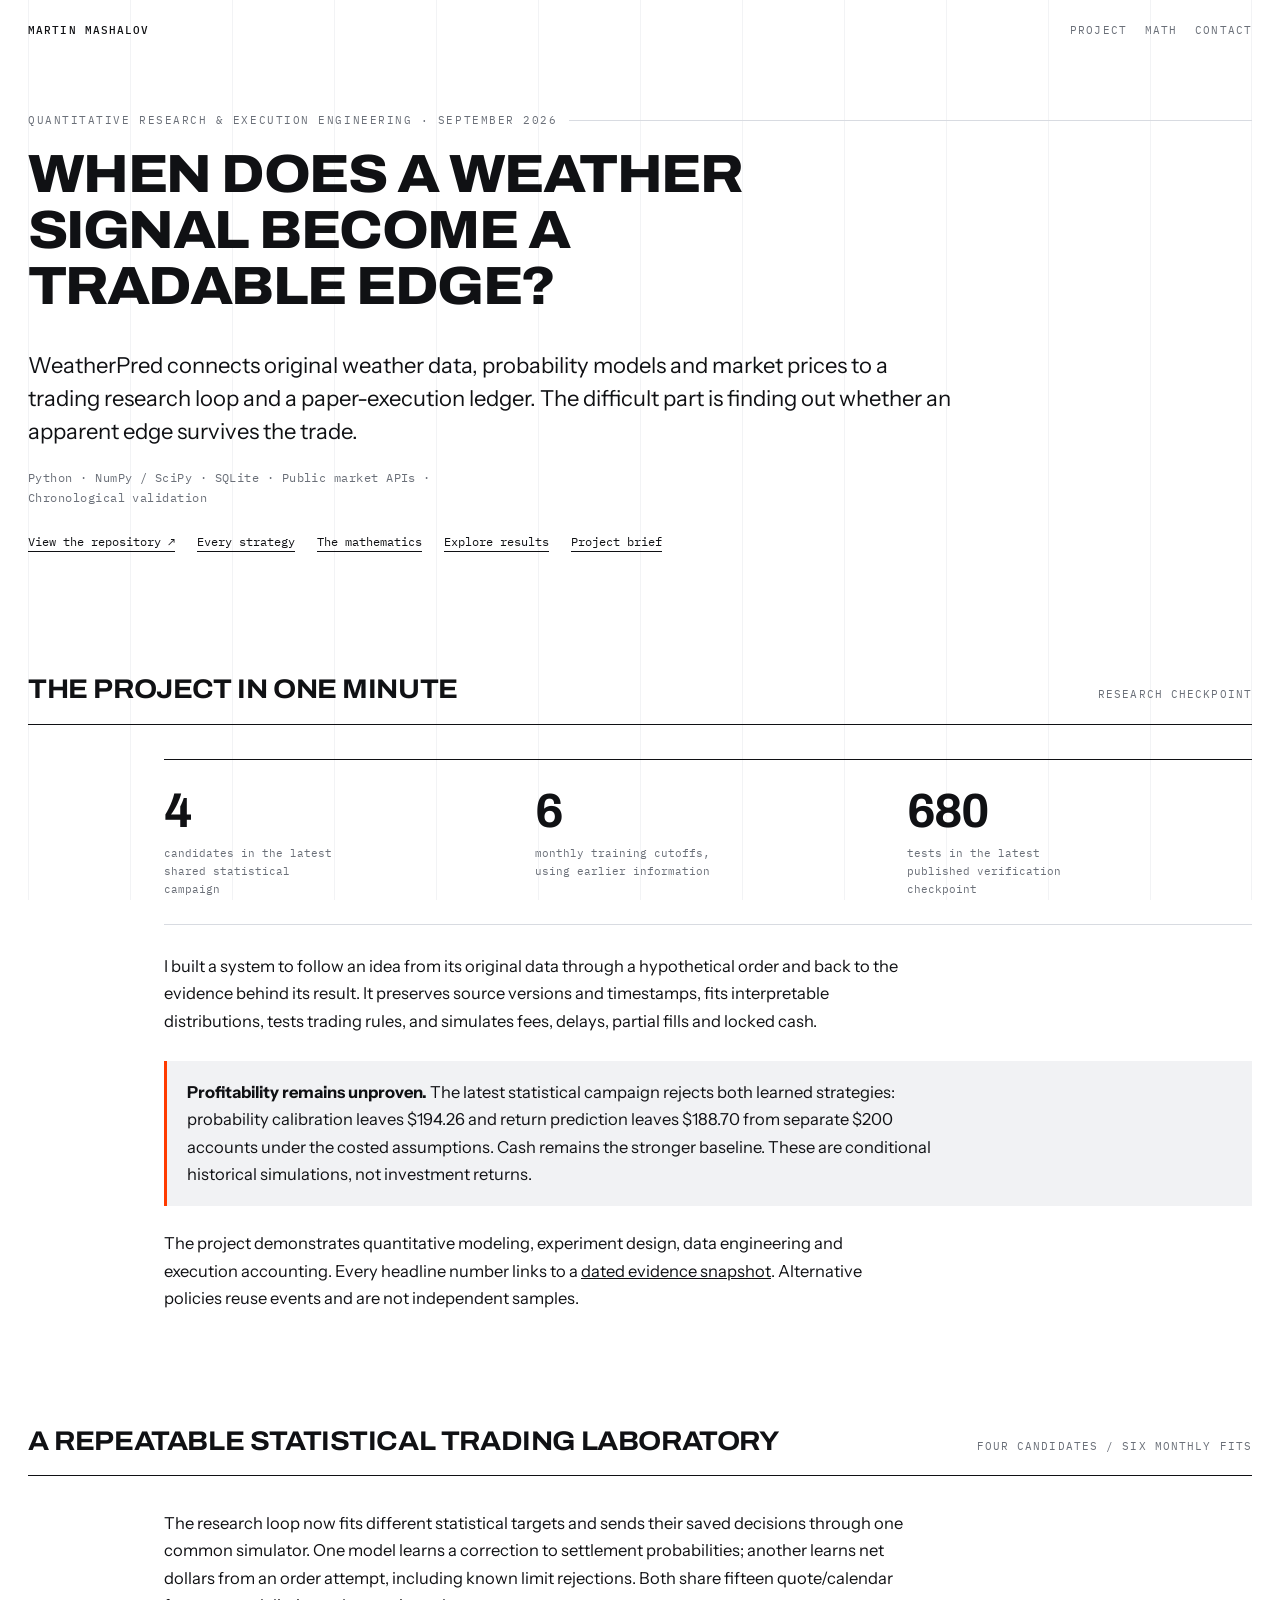
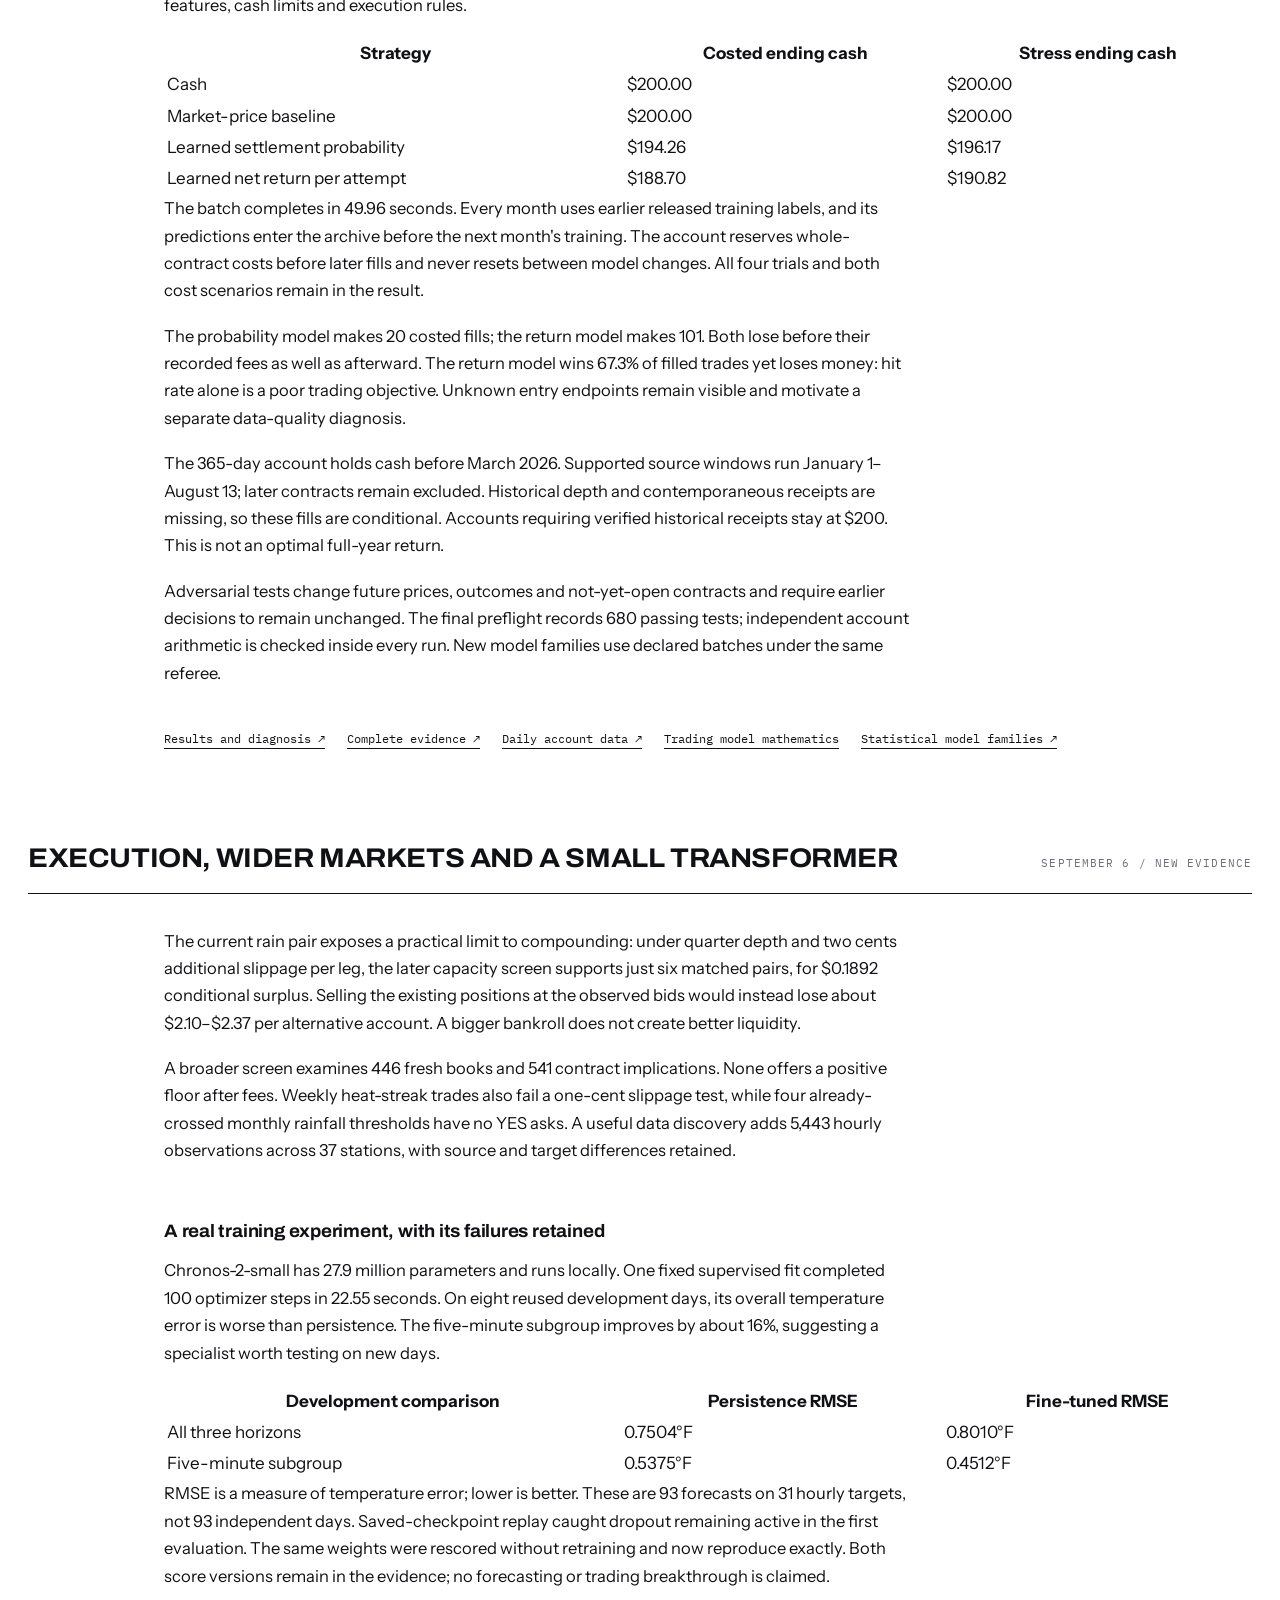
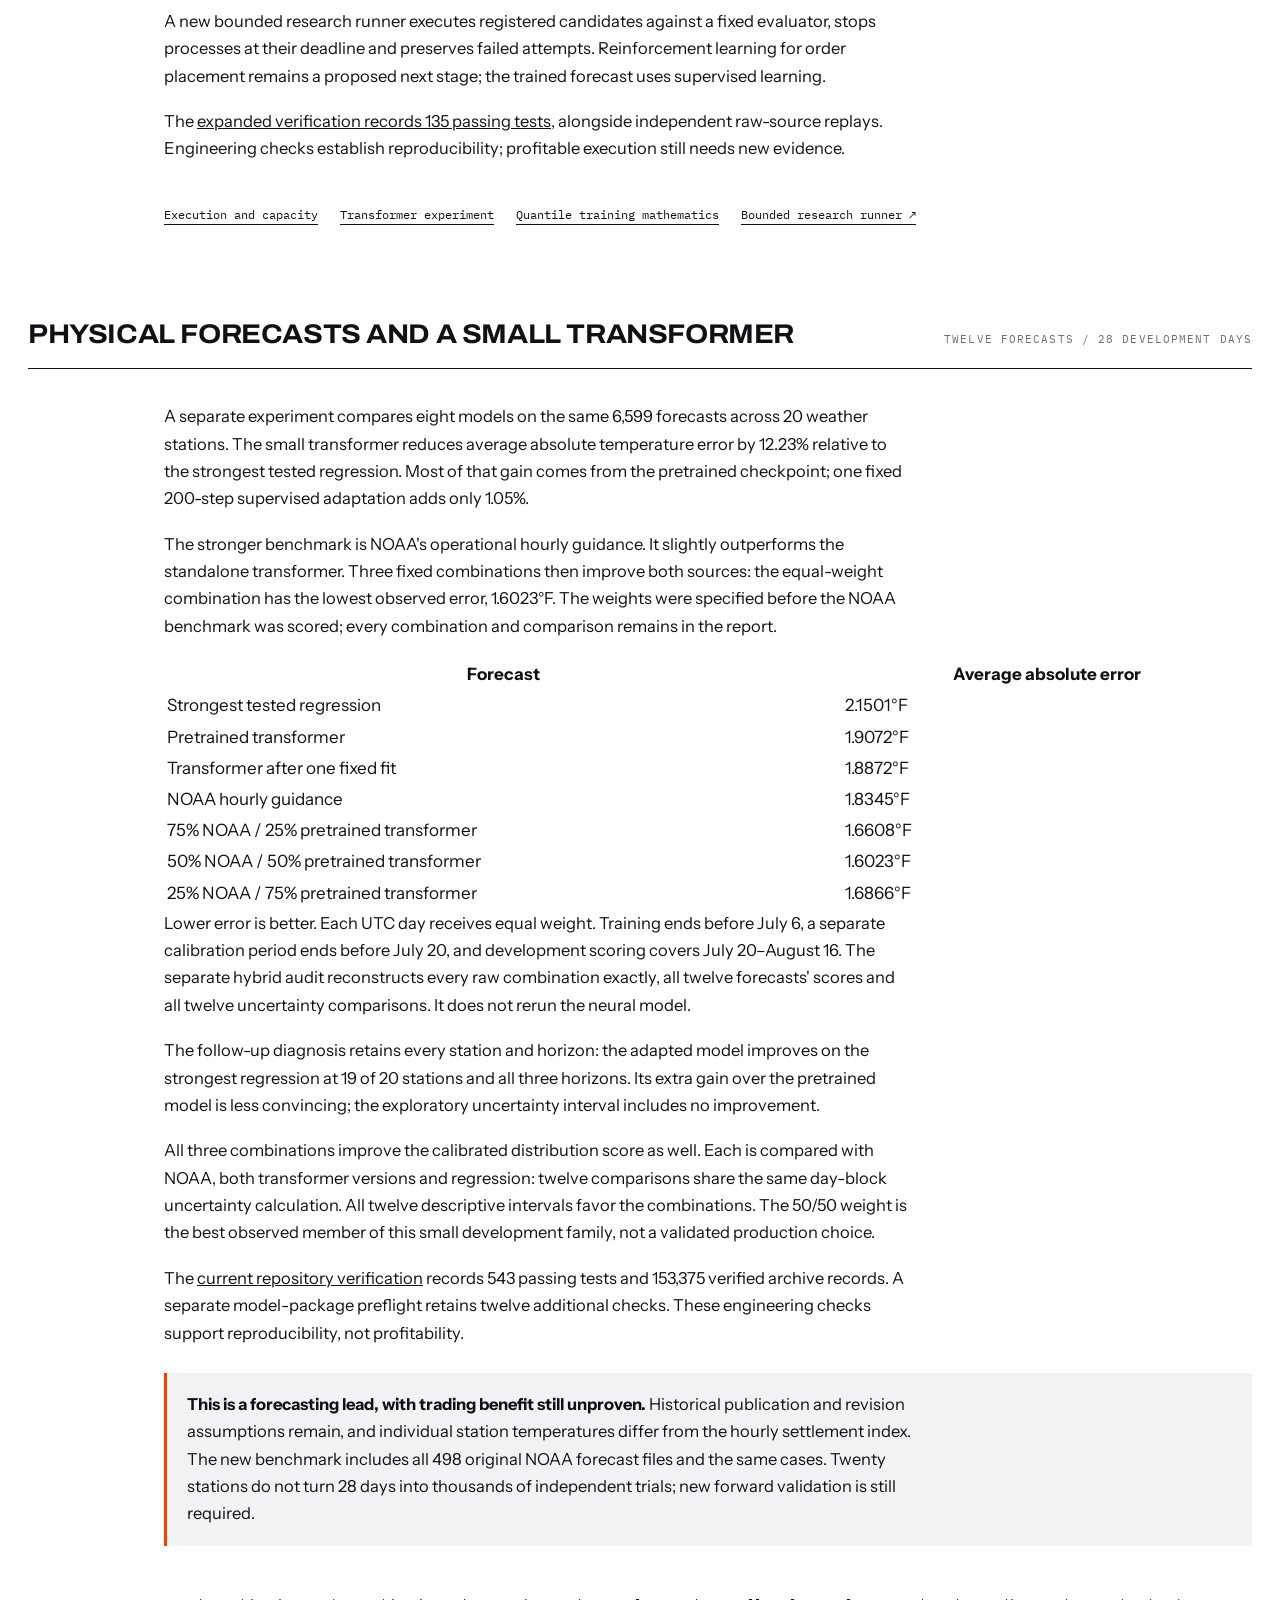
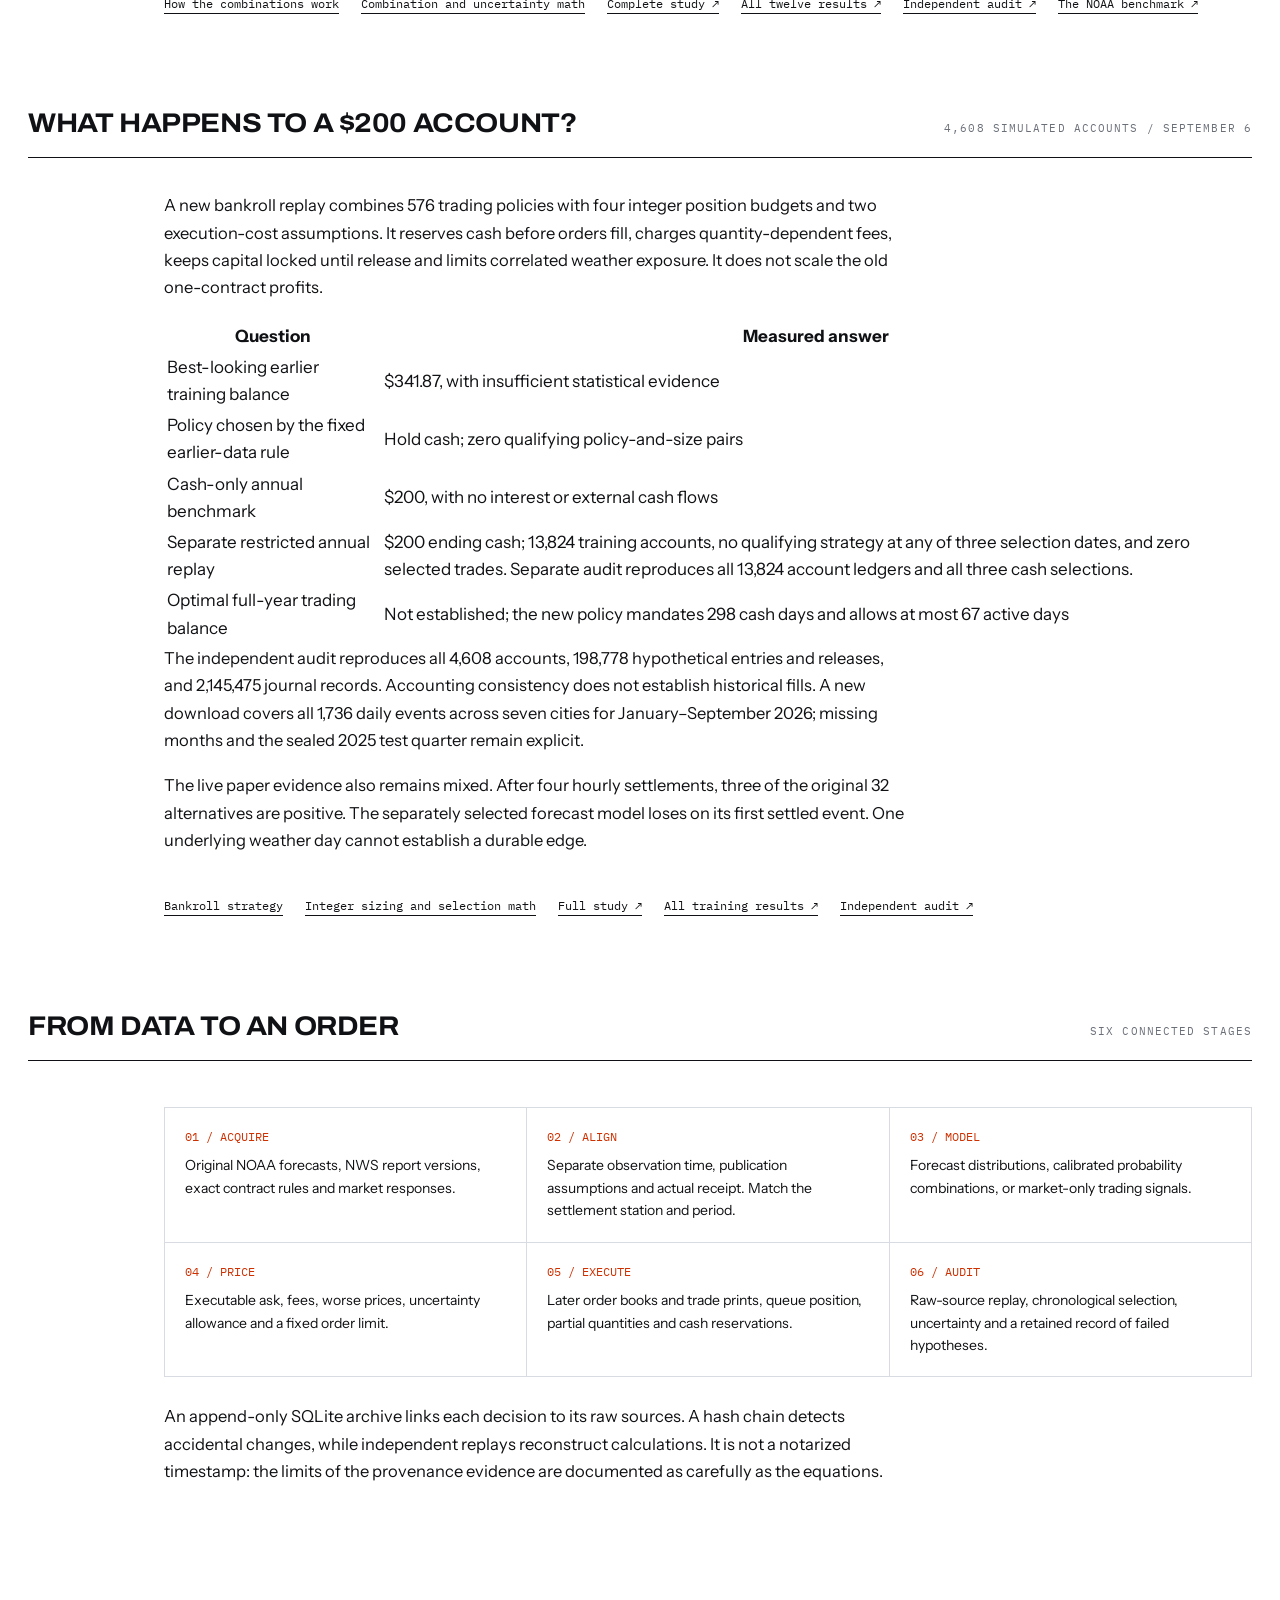
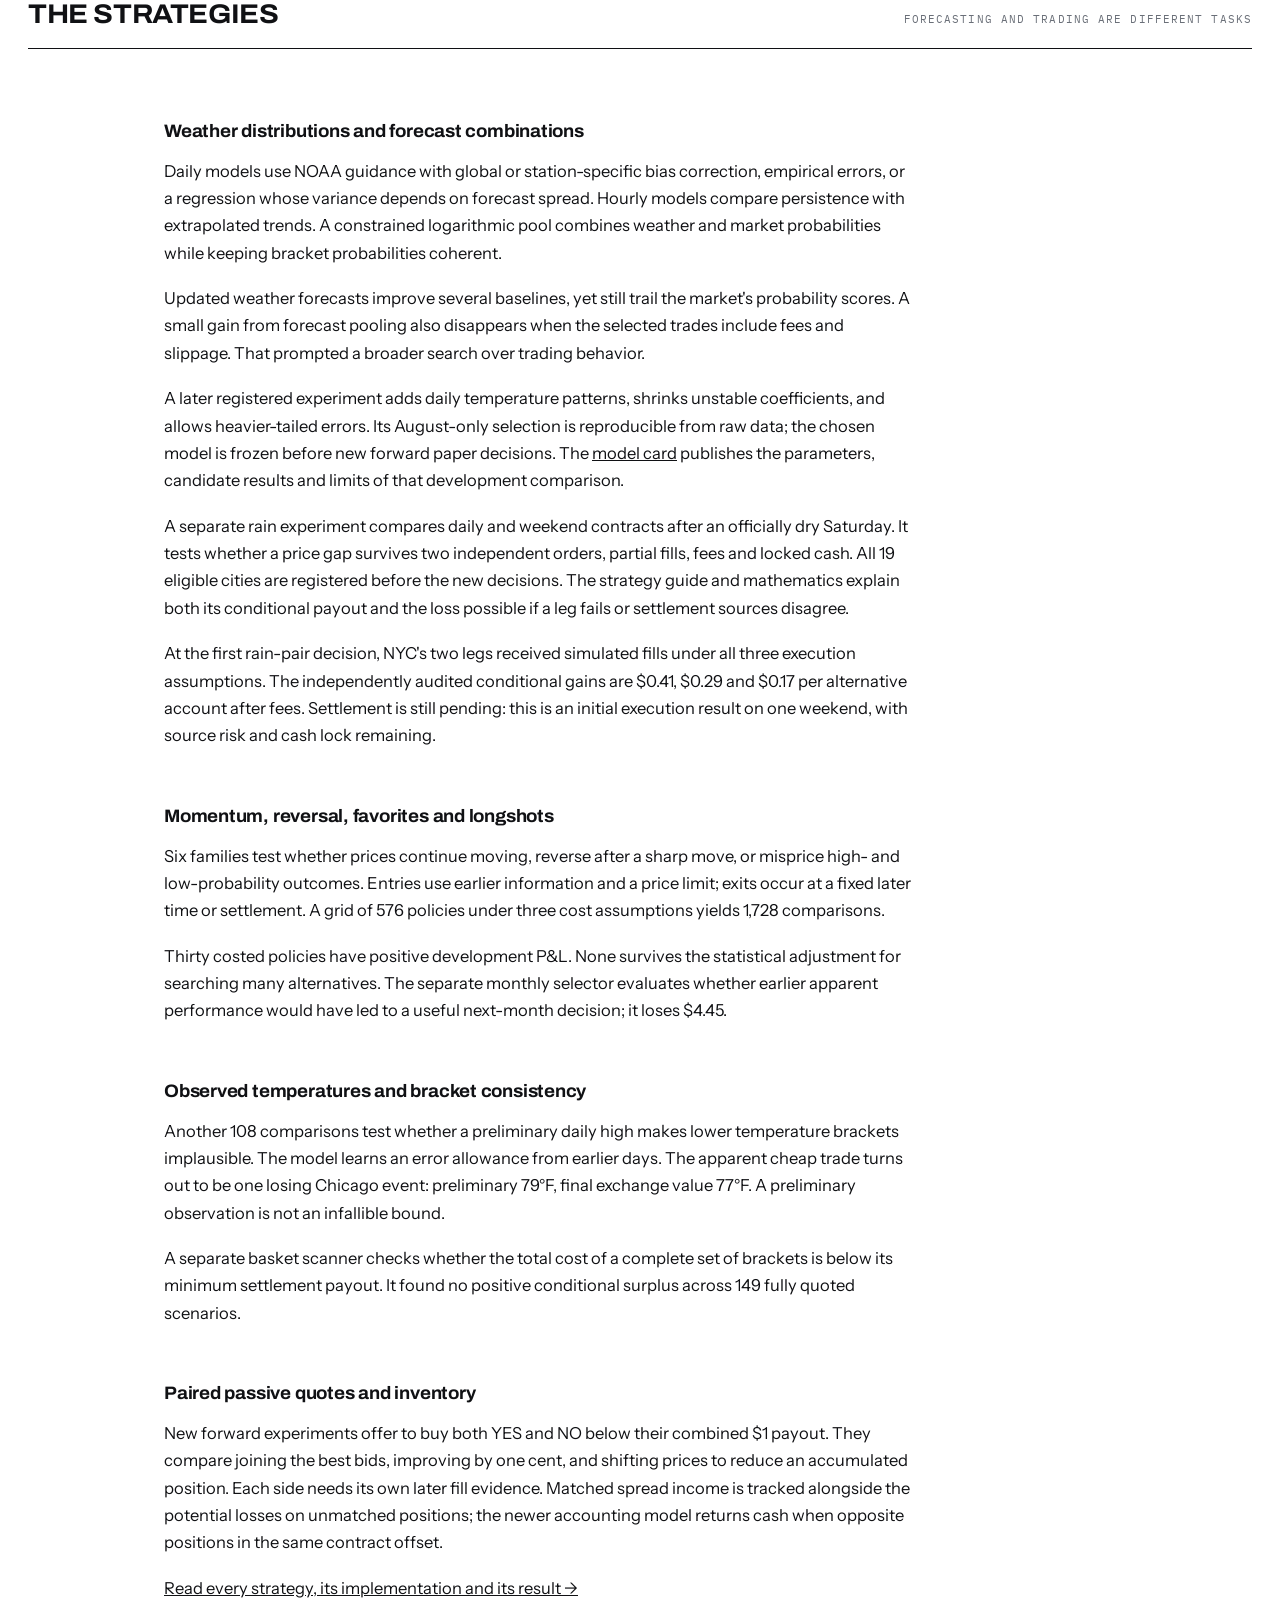
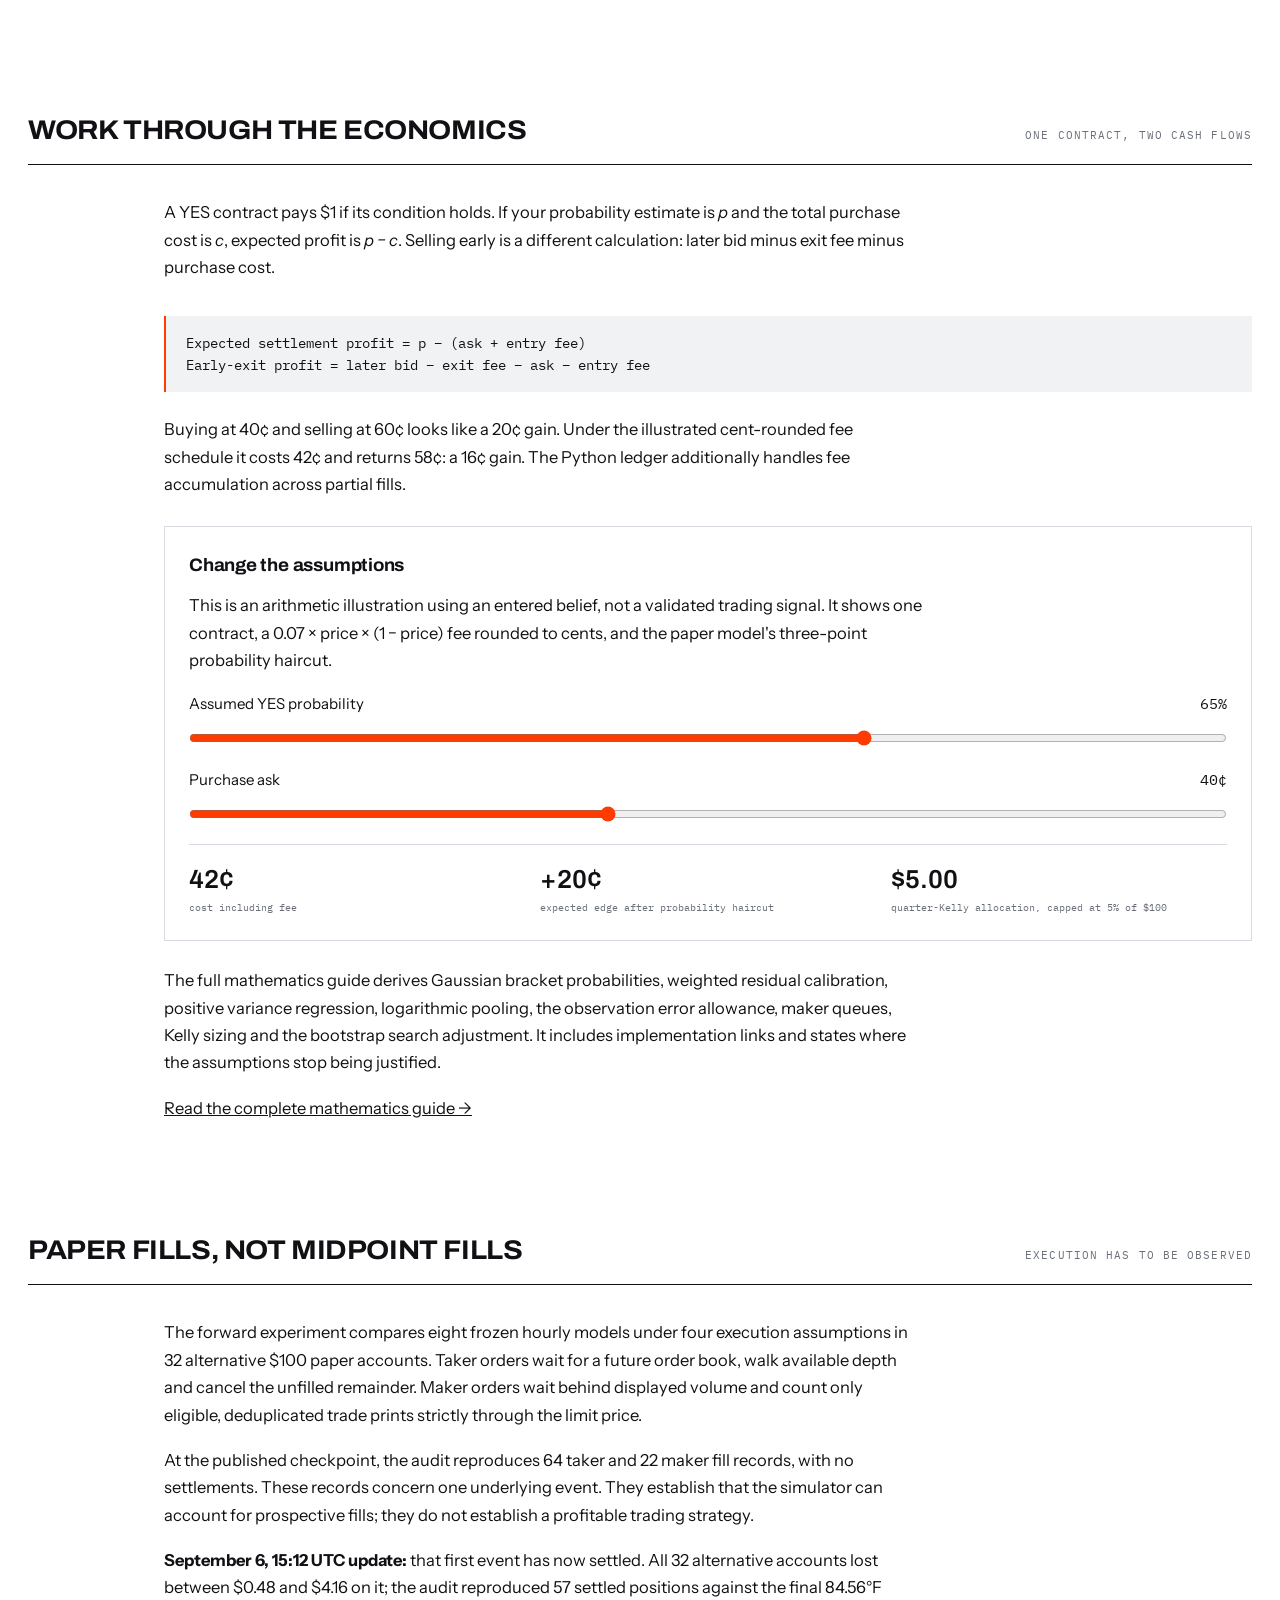
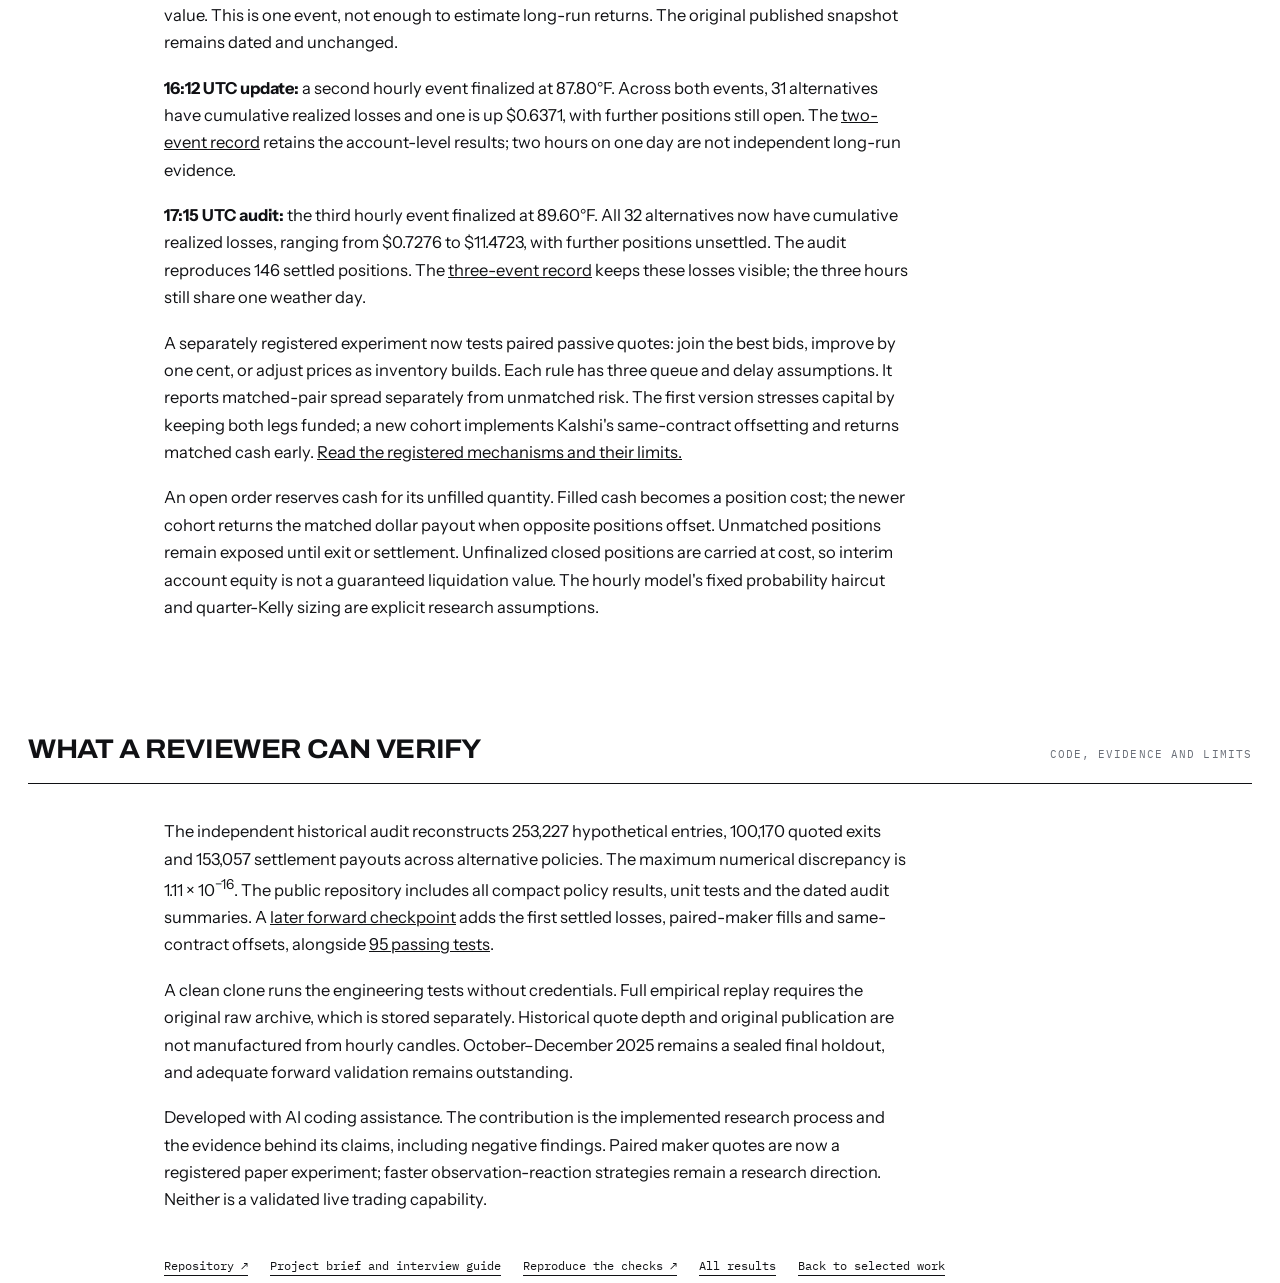
<file: weatherpred.html>
<!doctype html><html lang="en"><head><meta charset="utf-8"><meta name="viewport" content="width=device-width, initial-scale=1"><title>WeatherPred: from weather data to paper trades — Martin Mashalov</title><meta name="description" content="WeatherPred: auditable weather-market research, trading strategies, mathematics and realistic paper execution."><meta name="author" content="Martin Mashalov"><meta property="og:title" content="WeatherPred: from weather data to paper trades"><meta property="og:type" content="article"><meta property="og:url" content="https://martinmashalov.github.io/weatherpred.html"><meta property="og:image" content="https://martinmashalov.github.io/assets/og.png"><link rel="canonical" href="https://martinmashalov.github.io/weatherpred.html"><link rel="preconnect" href="https://fonts.googleapis.com"><link rel="preconnect" href="https://fonts.gstatic.com" crossorigin><link href="https://fonts.googleapis.com/css2?family=Archivo:wdth,wght@62..125,400..900&family=IBM+Plex+Mono:wght@400;500&family=Instrument+Sans:wght@400..700&display=swap" rel="stylesheet"><link rel="stylesheet" href="styles.css"><link rel="stylesheet" href="thesis.css"><link rel="stylesheet" href="weatherpred.css"></head><body><div class="gridlines" aria-hidden="true"><i></i><i></i><i></i><i></i><i></i><i></i><i></i><i></i><i></i><i></i><i></i><i></i></div><main class="shell"><header class="masthead"><b><a href="index.html" style="text-decoration:none">Martin Mashalov</a></b><nav aria-label="Project navigation"><a href="weatherpred.html">Project</a><a href="weatherpred-math.html">Math</a><a href="index.html#contact">Contact</a></nav></header><section class="hero doc-hero">
  <p class="eyebrow">Quantitative research &amp; execution engineering · September 2026</p>
  <h1 class="doc-title">When does a weather signal become a tradable edge?</h1>
  <p class="lede">WeatherPred connects original weather data, probability models and market prices to a trading research loop and a paper-execution ledger. The difficult part is finding out whether an apparent edge survives the trade.</p>
  <p class="doc-sub">Python · NumPy / SciPy · SQLite · Public market APIs · Chronological validation</p>
  <div class="project-links"><a href="https://github.com/MartinMashalov/WeatherPred">View the repository ↗</a><a href="weatherpred-strategies.html">Every strategy</a><a href="weatherpred-math.html">The mathematics</a><a href="weatherpred-results.html">Explore results</a><a href="weatherpred-interview.html">Project brief</a></div>
</section>
<section class="band"><div class="band-head"><h2>The project in one minute</h2><span class="count">research checkpoint</span></div><div class="doc">
  <div class="project-summary"><div><strong>4</strong><span>candidates in the latest shared statistical campaign</span></div><div><strong>6</strong><span>monthly training cutoffs, using earlier information</span></div><div><strong>680</strong><span>tests in the latest published verification checkpoint</span></div></div>
  <p>I built a system to follow an idea from its original data through a hypothetical order and back to the evidence behind its result. It preserves source versions and timestamps, fits interpretable distributions, tests trading rules, and simulates fees, delays, partial fills and locked cash.</p>
  <div class="project-note"><p><b>Profitability remains unproven.</b> The latest statistical campaign rejects both learned strategies: probability calibration leaves $194.26 and return prediction leaves $188.70 from separate $200 accounts under the costed assumptions. Cash remains the stronger baseline. These are conditional historical simulations, not investment returns.</p></div>
  <p>The project demonstrates quantitative modeling, experiment design, data engineering and execution accounting. Every headline number links to a <a href="https://github.com/MartinMashalov/WeatherPred/blob/main/evidence/summary.json">dated evidence snapshot</a>. Alternative policies reuse events and are not independent samples.</p>
</div></section>
<section class="band" id="statistical-lab"><div class="band-head"><h2>A repeatable statistical trading laboratory</h2><span class="count">four candidates / six monthly fits</span></div><div class="doc">
  <p>The research loop now fits different statistical targets and sends their saved decisions through one common simulator. One model learns a correction to settlement probabilities; another learns net dollars from an order attempt, including known limit rejections. Both share fifteen quote/calendar features, cash limits and execution rules.</p>
  <table><thead><tr><th>Strategy</th><th>Costed ending cash</th><th>Stress ending cash</th></tr></thead><tbody><tr><td>Cash</td><td>$200.00</td><td>$200.00</td></tr><tr><td>Market-price baseline</td><td>$200.00</td><td>$200.00</td></tr><tr><td>Learned settlement probability</td><td>$194.26</td><td>$196.17</td></tr><tr><td>Learned net return per attempt</td><td>$188.70</td><td>$190.82</td></tr></tbody></table>
  <p>The batch completes in 49.96 seconds. Every month uses earlier released training labels, and its predictions enter the archive before the next month's training. The account reserves whole-contract costs before later fills and never resets between model changes. All four trials and both cost scenarios remain in the result.</p>
  <p>The probability model makes 20 costed fills; the return model makes 101. Both lose before their recorded fees as well as afterward. The return model wins 67.3% of filled trades yet loses money: hit rate alone is a poor trading objective. Unknown entry endpoints remain visible and motivate a separate data-quality diagnosis.</p>
  <p>The 365-day account holds cash before March 2026. Supported source windows run January 1–August 13; later contracts remain excluded. Historical depth and contemporaneous receipts are missing, so these fills are conditional. Accounts requiring verified historical receipts stay at $200. This is not an optimal full-year return.</p>
  <p>Adversarial tests change future prices, outcomes and not-yet-open contracts and require earlier decisions to remain unchanged. The final preflight records 680 passing tests; independent account arithmetic is checked inside every run. New model families use declared batches under the same referee.</p>
  <div class="project-links"><a href="https://github.com/MartinMashalov/WeatherPred/blob/main/research/STATISTICAL_LAB_RESULTS.md">Results and diagnosis ↗</a><a href="https://github.com/MartinMashalov/WeatherPred/blob/main/evidence/E032_statistical_lab.json">Complete evidence ↗</a><a href="https://github.com/MartinMashalov/WeatherPred/blob/main/evidence/E032_account_curves.csv">Daily account data ↗</a><a href="weatherpred-math.html">Trading model mathematics</a><a href="https://github.com/MartinMashalov/WeatherPred/blob/main/research/STATISTICAL_STRATEGY_LAB.md">Statistical model families ↗</a></div>
</div></section>
<section class="band" id="new-research"><div class="band-head"><h2>Execution, wider markets and a small transformer</h2><span class="count">September 6 / new evidence</span></div><div class="doc">
  <p>The current rain pair exposes a practical limit to compounding: under quarter depth and two cents additional slippage per leg, the later capacity screen supports just six matched pairs, for $0.1892 conditional surplus. Selling the existing positions at the observed bids would instead lose about $2.10–$2.37 per alternative account. A bigger bankroll does not create better liquidity.</p>
  <p>A broader screen examines 446 fresh books and 541 contract implications. None offers a positive floor after fees. Weekly heat-streak trades also fail a one-cent slippage test, while four already-crossed monthly rainfall thresholds have no YES asks. A useful data discovery adds 5,443 hourly observations across 37 stations, with source and target differences retained.</p>
  <h3>A real training experiment, with its failures retained</h3>
  <p>Chronos-2-small has 27.9 million parameters and runs locally. One fixed supervised fit completed 100 optimizer steps in 22.55 seconds. On eight reused development days, its overall temperature error is worse than persistence. The five-minute subgroup improves by about 16%, suggesting a specialist worth testing on new days.</p>
  <table><thead><tr><th>Development comparison</th><th>Persistence RMSE</th><th>Fine-tuned RMSE</th></tr></thead><tbody><tr><td>All three horizons</td><td>0.7504°F</td><td>0.8010°F</td></tr><tr><td>Five-minute subgroup</td><td>0.5375°F</td><td>0.4512°F</td></tr></tbody></table>
  <p>RMSE is a measure of temperature error; lower is better. These are 93 forecasts on 31 hourly targets, not 93 independent days. Saved-checkpoint replay caught dropout remaining active in the first evaluation. The same weights were rescored without retraining and now reproduce exactly. Both score versions remain in the evidence; no forecasting or trading breakthrough is claimed.</p>
  <p>A new bounded research runner executes registered candidates against a fixed evaluator, stops processes at their deadline and preserves failed attempts. Reinforcement learning for order placement remains a proposed next stage; the trained forecast uses supervised learning.</p>
  <p>The <a href="https://github.com/MartinMashalov/WeatherPred/blob/main/evidence/verification-2026-09-06-research-expansion.txt">expanded verification records 135 passing tests</a>, alongside independent raw-source replays. Engineering checks establish reproducibility; profitable execution still needs new evidence.</p>
  <div class="project-links"><a href="weatherpred-strategies.html#section-15">Execution and capacity</a><a href="weatherpred-strategies.html#section-17">Transformer experiment</a><a href="weatherpred-math.html#section-23">Quantile training mathematics</a><a href="https://github.com/MartinMashalov/WeatherPred/blob/main/research/AUTORESEARCH_ADAPTATION.md">Bounded research runner ↗</a></div>
</div></section>
<section class="band" id="station-forecast"><div class="band-head"><h2>Physical forecasts and a small transformer</h2><span class="count">twelve forecasts / 28 development days</span></div><div class="doc">
  <p>A separate experiment compares eight models on the same 6,599 forecasts across 20 weather stations. The small transformer reduces average absolute temperature error by 12.23% relative to the strongest tested regression. Most of that gain comes from the pretrained checkpoint; one fixed 200-step supervised adaptation adds only 1.05%.</p>
  <p>The stronger benchmark is NOAA's operational hourly guidance. It slightly outperforms the standalone transformer. Three fixed combinations then improve both sources: the equal-weight combination has the lowest observed error, 1.6023°F. The weights were specified before the NOAA benchmark was scored; every combination and comparison remains in the report.</p>
  <table><thead><tr><th>Forecast</th><th>Average absolute error</th></tr></thead><tbody><tr><td>Strongest tested regression</td><td>2.1501°F</td></tr><tr><td>Pretrained transformer</td><td>1.9072°F</td></tr><tr><td>Transformer after one fixed fit</td><td>1.8872°F</td></tr><tr><td>NOAA hourly guidance</td><td>1.8345°F</td></tr><tr><td>75% NOAA / 25% pretrained transformer</td><td>1.6608°F</td></tr><tr><td>50% NOAA / 50% pretrained transformer</td><td>1.6023°F</td></tr><tr><td>25% NOAA / 75% pretrained transformer</td><td>1.6866°F</td></tr></tbody></table>
  <p>Lower error is better. Each UTC day receives equal weight. Training ends before July 6, a separate calibration period ends before July 20, and development scoring covers July 20–August 16. The separate hybrid audit reconstructs every raw combination exactly, all twelve forecasts' scores and all twelve uncertainty comparisons. It does not rerun the neural model.</p>
  <p>The follow-up diagnosis retains every station and horizon: the adapted model improves on the strongest regression at 19 of 20 stations and all three horizons. Its extra gain over the pretrained model is less convincing; the exploratory uncertainty interval includes no improvement.</p>
  <p>All three combinations improve the calibrated distribution score as well. Each is compared with NOAA, both transformer versions and regression: twelve comparisons share the same day-block uncertainty calculation. All twelve descriptive intervals favor the combinations. The 50/50 weight is the best observed member of this small development family, not a validated production choice.</p>
  <p>The <a href="https://github.com/MartinMashalov/WeatherPred/blob/main/evidence/verification-2026-09-06-hybrids.txt">current repository verification</a> records 543 passing tests and 153,375 verified archive records. A separate model-package preflight retains twelve additional checks. These engineering checks support reproducibility, not profitability.</p>
  <div class="project-note"><p><b>This is a forecasting lead, with trading benefit still unproven.</b> Historical publication and revision assumptions remain, and individual station temperatures differ from the hourly settlement index. The new benchmark includes all 498 original NOAA forecast files and the same cases. Twenty stations do not turn 28 days into thousands of independent trials; new forward validation is still required.</p></div>
  <div class="project-links"><a href="weatherpred-strategies.html#section-21">How the combinations work</a><a href="weatherpred-math.html#section-27">Combination and uncertainty math</a><a href="https://github.com/MartinMashalov/WeatherPred/blob/main/research/HYBRID_FORECASTS.md">Complete study ↗</a><a href="https://github.com/MartinMashalov/WeatherPred/blob/main/evidence/E029_fixed_combinations.json">All twelve results ↗</a><a href="https://github.com/MartinMashalov/WeatherPred/blob/main/evidence/E029_result_audit.json">Independent audit ↗</a><a href="https://github.com/MartinMashalov/WeatherPred/blob/main/research/PHYSICAL_FORECAST_COMPARISON.md">The NOAA benchmark ↗</a></div>
</div></section>
<section class="band" id="bankroll-replay"><div class="band-head"><h2>What happens to a $200 account?</h2><span class="count">4,608 simulated accounts / September 6</span></div><div class="doc">
  <p>A new bankroll replay combines 576 trading policies with four integer position budgets and two execution-cost assumptions. It reserves cash before orders fill, charges quantity-dependent fees, keeps capital locked until release and limits correlated weather exposure. It does not scale the old one-contract profits.</p>
  <table><thead><tr><th>Question</th><th>Measured answer</th></tr></thead><tbody><tr><td>Best-looking earlier training balance</td><td>$341.87, with insufficient statistical evidence</td></tr><tr><td>Policy chosen by the fixed earlier-data rule</td><td>Hold cash; zero qualifying policy-and-size pairs</td></tr><tr><td>Cash-only annual benchmark</td><td>$200, with no interest or external cash flows</td></tr><tr><td>Separate restricted annual replay</td><td>$200 ending cash; 13,824 training accounts, no qualifying strategy at any of three selection dates, and zero selected trades. Separate audit reproduces all 13,824 account ledgers and all three cash selections.</td></tr><tr><td>Optimal full-year trading balance</td><td>Not established; the new policy mandates 298 cash days and allows at most 67 active days</td></tr></tbody></table>
  <p>The independent audit reproduces all 4,608 accounts, 198,778 hypothetical entries and releases, and 2,145,475 journal records. Accounting consistency does not establish historical fills. A new download covers all 1,736 daily events across seven cities for January–September 2026; missing months and the sealed 2025 test quarter remain explicit.</p>
  <p>The live paper evidence also remains mixed. After four hourly settlements, three of the original 32 alternatives are positive. The separately selected forecast model loses on its first settled event. One underlying weather day cannot establish a durable edge.</p>
  <div class="project-links"><a href="weatherpred-strategies.html#section-19">Bankroll strategy</a><a href="weatherpred-math.html#section-25">Integer sizing and selection math</a><a href="https://github.com/MartinMashalov/WeatherPred/blob/main/research/BANKROLL_REPLAY.md">Full study ↗</a><a href="https://github.com/MartinMashalov/WeatherPred/blob/main/evidence/E023_training_results.csv">All training results ↗</a><a href="https://github.com/MartinMashalov/WeatherPred/blob/main/evidence/E023_audit.json">Independent audit ↗</a></div>
</div></section>
<section class="band"><div class="band-head"><h2>From data to an order</h2><span class="count">six connected stages</span></div><div class="doc">
  <div class="pipeline"><div><small>01 / ACQUIRE</small>Original NOAA forecasts, NWS report versions, exact contract rules and market responses.</div><div><small>02 / ALIGN</small>Separate observation time, publication assumptions and actual receipt. Match the settlement station and period.</div><div><small>03 / MODEL</small>Forecast distributions, calibrated probability combinations, or market-only trading signals.</div><div><small>04 / PRICE</small>Executable ask, fees, worse prices, uncertainty allowance and a fixed order limit.</div><div><small>05 / EXECUTE</small>Later order books and trade prints, queue position, partial quantities and cash reservations.</div><div><small>06 / AUDIT</small>Raw-source replay, chronological selection, uncertainty and a retained record of failed hypotheses.</div></div>
  <p>An append-only SQLite archive links each decision to its raw sources. A hash chain detects accidental changes, while independent replays reconstruct calculations. It is not a notarized timestamp: the limits of the provenance evidence are documented as carefully as the equations.</p>
</div></section>
<section class="band"><div class="band-head"><h2>The strategies</h2><span class="count">forecasting and trading are different tasks</span></div><div class="doc">
  <h3>Weather distributions and forecast combinations</h3><p>Daily models use NOAA guidance with global or station-specific bias correction, empirical errors, or a regression whose variance depends on forecast spread. Hourly models compare persistence with extrapolated trends. A constrained logarithmic pool combines weather and market probabilities while keeping bracket probabilities coherent.</p>
  <p>Updated weather forecasts improve several baselines, yet still trail the market's probability scores. A small gain from forecast pooling also disappears when the selected trades include fees and slippage. That prompted a broader search over trading behavior.</p>
  <p>A later registered experiment adds daily temperature patterns, shrinks unstable coefficients, and allows heavier-tailed errors. Its August-only selection is reproducible from raw data; the chosen model is frozen before new forward paper decisions. The <a href="https://github.com/MartinMashalov/WeatherPred/blob/main/evidence/E018_model_card.json">model card</a> publishes the parameters, candidate results and limits of that development comparison.</p>
  <p>A separate rain experiment compares daily and weekend contracts after an officially dry Saturday. It tests whether a price gap survives two independent orders, partial fills, fees and locked cash. All 19 eligible cities are registered before the new decisions. The strategy guide and mathematics explain both its conditional payout and the loss possible if a leg fails or settlement sources disagree.</p>
  <p>At the first rain-pair decision, NYC's two legs received simulated fills under all three execution assumptions. The independently audited conditional gains are $0.41, $0.29 and $0.17 per alternative account after fees. Settlement is still pending: this is an initial execution result on one weekend, with source risk and cash lock remaining.</p>
  <h3>Momentum, reversal, favorites and longshots</h3><p>Six families test whether prices continue moving, reverse after a sharp move, or misprice high- and low-probability outcomes. Entries use earlier information and a price limit; exits occur at a fixed later time or settlement. A grid of 576 policies under three cost assumptions yields 1,728 comparisons.</p>
  <p>Thirty costed policies have positive development P&amp;L. None survives the statistical adjustment for searching many alternatives. The separate monthly selector evaluates whether earlier apparent performance would have led to a useful next-month decision; it loses $4.45.</p>
  <h3>Observed temperatures and bracket consistency</h3><p>Another 108 comparisons test whether a preliminary daily high makes lower temperature brackets implausible. The model learns an error allowance from earlier days. The apparent cheap trade turns out to be one losing Chicago event: preliminary 79°F, final exchange value 77°F. A preliminary observation is not an infallible bound.</p>
  <p>A separate basket scanner checks whether the total cost of a complete set of brackets is below its minimum settlement payout. It found no positive conditional surplus across 149 fully quoted scenarios.</p>
  <h3>Paired passive quotes and inventory</h3><p>New forward experiments offer to buy both YES and NO below their combined $1 payout. They compare joining the best bids, improving by one cent, and shifting prices to reduce an accumulated position. Each side needs its own later fill evidence. Matched spread income is tracked alongside the potential losses on unmatched positions; the newer accounting model returns cash when opposite positions in the same contract offset.</p>
  <p><a href="weatherpred-strategies.html">Read every strategy, its implementation and its result →</a></p>
</div></section>
<section class="band" id="math"><div class="band-head"><h2>Work through the economics</h2><span class="count">one contract, two cash flows</span></div><div class="doc">
  <p>A YES contract pays $1 if its condition holds. If your probability estimate is <i>p</i> and the total purchase cost is <i>c</i>, expected profit is <i>p − c</i>. Selling early is a different calculation: later bid minus exit fee minus purchase cost.</p>
  <div class="formula">Expected settlement profit = p − (ask + entry fee)<br>Early-exit profit = later bid − exit fee − ask − entry fee</div>
  <p>Buying at 40¢ and selling at 60¢ looks like a 20¢ gain. Under the illustrated cent-rounded fee schedule it costs 42¢ and returns 58¢: a 16¢ gain. The Python ledger additionally handles fee accumulation across partial fills.</p>
  <div class="calculator"><h3 style="margin-top:0">Change the assumptions</h3><p>This is an arithmetic illustration using an entered belief, not a validated trading signal. It shows one contract, a 0.07 × price × (1 − price) fee rounded to cents, and the paper model's three-point probability haircut.</p><label for="belief">Assumed YES probability <span id="belief-value">65%</span><input id="belief" type="range" min="1" max="99" value="65" step="1"></label><label for="ask">Purchase ask <span id="ask-value">40¢</span><input id="ask" type="range" min="1" max="98" value="40" step="1"></label><div class="calc-results" aria-live="polite"><div><strong id="total-cost">42¢</strong><small>cost including fee</small></div><div><strong id="unit-edge">+20¢</strong><small>expected edge after probability haircut</small></div><div><strong id="allocation">$5.00</strong><small>quarter-Kelly allocation, capped at 5% of $100</small></div></div></div>
  <p>The full mathematics guide derives Gaussian bracket probabilities, weighted residual calibration, positive variance regression, logarithmic pooling, the observation error allowance, maker queues, Kelly sizing and the bootstrap search adjustment. It includes implementation links and states where the assumptions stop being justified.</p>
  <p><a href="weatherpred-math.html">Read the complete mathematics guide →</a></p>
</div></section>
<section class="band"><div class="band-head"><h2>Paper fills, not midpoint fills</h2><span class="count">execution has to be observed</span></div><div class="doc">
  <p>The forward experiment compares eight frozen hourly models under four execution assumptions in 32 alternative $100 paper accounts. Taker orders wait for a future order book, walk available depth and cancel the unfilled remainder. Maker orders wait behind displayed volume and count only eligible, deduplicated trade prints strictly through the limit price.</p>
  <p>At the published checkpoint, the audit reproduces 64 taker and 22 maker fill records, with no settlements. These records concern one underlying event. They establish that the simulator can account for prospective fills; they do not establish a profitable trading strategy.</p>
  <p><b>September 6, 15:12 UTC update:</b> that first event has now settled. All 32 alternative accounts lost between $0.48 and $4.16 on it; the audit reproduced 57 settled positions against the final 84.56°F value. This is one event, not enough to estimate long-run returns. The original published snapshot remains dated and unchanged.</p>
  <p><b>16:12 UTC update:</b> a second hourly event finalized at 87.80°F. Across both events, 31 alternatives have cumulative realized losses and one is up $0.6371, with further positions still open. The <a href="https://github.com/MartinMashalov/WeatherPred/blob/main/evidence/E009_two_settlements.json">two-event record</a> retains the account-level results; two hours on one day are not independent long-run evidence.</p>
  <p><b>17:15 UTC audit:</b> the third hourly event finalized at 89.60°F. All 32 alternatives now have cumulative realized losses, ranging from $0.7276 to $11.4723, with further positions unsettled. The audit reproduces 146 settled positions. The <a href="https://github.com/MartinMashalov/WeatherPred/blob/main/evidence/E009_three_settlements.json">three-event record</a> keeps these losses visible; the three hours still share one weather day.</p>
  <p>A separately registered experiment now tests paired passive quotes: join the best bids, improve by one cent, or adjust prices as inventory builds. Each rule has three queue and delay assumptions. It reports matched-pair spread separately from unmatched risk. The first version stresses capital by keeping both legs funded; a new cohort implements Kalshi's same-contract offsetting and returns matched cash early. <a href="weatherpred-strategies.html">Read the registered mechanisms and their limits.</a></p>
  <p>An open order reserves cash for its unfilled quantity. Filled cash becomes a position cost; the newer cohort returns the matched dollar payout when opposite positions offset. Unmatched positions remain exposed until exit or settlement. Unfinalized closed positions are carried at cost, so interim account equity is not a guaranteed liquidation value. The hourly model's fixed probability haircut and quarter-Kelly sizing are explicit research assumptions.</p>
</div></section>
<section class="band"><div class="band-head"><h2>What a reviewer can verify</h2><span class="count">code, evidence and limits</span></div><div class="doc">
  <p>The independent historical audit reconstructs 253,227 hypothetical entries, 100,170 quoted exits and 153,057 settlement payouts across alternative policies. The maximum numerical discrepancy is 1.11 × 10<sup>−16</sup>. The public repository includes all compact policy results, unit tests and the dated audit summaries. A <a href="https://github.com/MartinMashalov/WeatherPred/blob/main/evidence/forward-update-2026-09-06.json">later forward checkpoint</a> adds the first settled losses, paired-maker fills and same-contract offsets, alongside <a href="https://github.com/MartinMashalov/WeatherPred/blob/main/evidence/verification-2026-09-06-1552.txt">95 passing tests</a>.</p>
  <p>A clean clone runs the engineering tests without credentials. Full empirical replay requires the original raw archive, which is stored separately. Historical quote depth and original publication are not manufactured from hourly candles. October–December 2025 remains a sealed final holdout, and adequate forward validation remains outstanding.</p>
  <p>Developed with AI coding assistance. The contribution is the implemented research process and the evidence behind its claims, including negative findings. Paired maker quotes are now a registered paper experiment; faster observation-reaction strategies remain a research direction. Neither is a validated live trading capability.</p>
  <div class="project-links"><a href="https://github.com/MartinMashalov/WeatherPred">Repository ↗</a><a href="weatherpred-interview.html">Project brief and interview guide</a><a href="https://github.com/MartinMashalov/WeatherPred/blob/main/docs/REPRODUCIBILITY.md">Reproduce the checks ↗</a><a href="weatherpred-results.html">All results</a><a href="index.html#work">Back to selected work</a></div>
</div></section>
</main><script src="weatherpred.js" defer></script></body></html>
</file>
<file: styles.css>
/* ============================================================
   Martin Mashalov — personal site
   Direction: Dutch modernist construction grid (Crouwel / Total
   Design lineage, a nod to the Amsterdam MSc) + a masked-diffusion
   decode as the one signature moment.
   No build step. No framework. Ships as three static files.
   ============================================================ */

:root {
  /* --- ink & paper ------------------------------------------------ */
  --paper:      #FFFFFF;
  --wash:       #F1F2F4;   /* masked / unresolved state             */
  --wash-2:     #E8EAED;
  --ink:        #101114;
  --ink-soft:   #6A6F78;
  --grid:       #F2F3F5;   /* the construction grid, barely there   */
  --rule:       #D8DBE1;
  --accent:     #FF3B00;   /* signal colour: fills, rules, blocks   */
  --accent-text:#CF3000;   /* same signal, darkened for small text  */
  --accent-ink: #FFFFFF;

  /* --- type ------------------------------------------------------- */
  --display: "Archivo", "Helvetica Neue", Arial, sans-serif;
  --body:    "Instrument Sans", "Helvetica Neue", Arial, sans-serif;
  --mono:    "IBM Plex Mono", ui-monospace, SFMono-Regular, Menlo, monospace;

  /* --- metrics ---------------------------------------------------- */
  --maxw: 1240px;
  --gut: 28px;
  --rail: 104px;
}

@media (prefers-color-scheme: dark) {
  :root:not([data-theme="light"]) {
    --paper:    #0B0C0E;
    --wash:     #17191D;
    --wash-2:   #202329;
    --ink:      #F2F3F5;
    --ink-soft: #949AA4;
    --grid:     #16181C;
    --rule:     #2A2E35;
    --accent:   #FF4D19;
    --accent-text:#FF6A3D;
  }
}

*, *::before, *::after { box-sizing: border-box; }

html { -webkit-text-size-adjust: 100%; scroll-behavior: smooth; }
@media (prefers-reduced-motion: reduce) { html { scroll-behavior: auto; } }

body {
  margin: 0;
  background: var(--paper);
  color: var(--ink);
  font-family: var(--body);
  font-size: 17px;
  line-height: 1.6;
  font-weight: 400;
  -webkit-font-smoothing: antialiased;
  text-rendering: optimizeLegibility;
  overflow-x: hidden;
}

a { color: inherit; }

::selection { background: var(--accent); color: var(--accent-ink); }

:focus-visible {
  outline: 2px solid var(--accent);
  outline-offset: 3px;
}

/* ============================================================
   The construction grid — drawn, not implied.
   ============================================================ */
.gridlines {
  position: fixed;
  inset: 0 auto 0 50%;
  transform: translateX(-50%);
  width: min(100% - 2*var(--gut), var(--maxw));
  display: grid;
  grid-template-columns: repeat(12, 1fr);
  pointer-events: none;
  z-index: 0;
}
.gridlines i { border-left: 1px solid var(--grid); }
.gridlines i:last-child { border-right: 1px solid var(--grid); }

@media (max-width: 860px) {
  .gridlines { grid-template-columns: repeat(4, 1fr); }
}

/* ============================================================
   Shell
   ============================================================ */
.shell {
  position: relative;
  z-index: 1;
  width: min(100% - 2*var(--gut), var(--maxw));
  margin-inline: auto;
}

/* --- the left rail: section index + real scroll position --------- */
.rail {
  position: fixed;
  top: 0; bottom: 0;
  left: max(12px, calc(50vw - var(--maxw)/2 - 116px));
  width: 104px;
  display: flex;
  flex-direction: column;
  justify-content: center;
  gap: 14px;
  z-index: 5;
  font-family: var(--mono);
  font-size: 10px;
  letter-spacing: 0.08em;
  text-transform: uppercase;
}
.rail a {
  color: var(--ink-soft);
  text-decoration: none;
  display: flex;
  align-items: center;
  gap: 8px;
  line-height: 1;
  padding: 3px 0;
  transition: color .18s ease;
}
.rail a::before {
  content: "";
  width: 14px; height: 1px;
  background: var(--rule);
  transition: width .18s ease, background .18s ease;
}
.rail a:hover { color: var(--ink); }
.rail a[aria-current="true"] { color: var(--accent-text); }
.rail a[aria-current="true"]::before { width: 26px; background: var(--accent); }

/* The rail only appears when the margin can actually hold it without
   crowding the content column. Below this it would collide. */
@media (max-width: 1519px) { .rail { display: none; } }

/* ============================================================
   Masthead
   ============================================================ */
.masthead {
  display: flex;
  align-items: baseline;
  justify-content: space-between;
  gap: 20px;
  padding: 22px 0 0;
  font-family: var(--mono);
  font-size: 11px;
  letter-spacing: 0.1em;
  text-transform: uppercase;
  color: var(--ink-soft);
}
.masthead b { color: var(--ink); font-weight: 500; }
.masthead nav { display: flex; gap: 18px; }
.masthead nav a { text-decoration: none; }
.masthead nav a:hover { color: var(--accent-text); }
@media (max-width: 620px) { .masthead nav { display: none; } }

/* ============================================================
   Hero — the masked-diffusion decode
   ============================================================ */
.hero { padding: clamp(40px, 8vh, 84px) 0 clamp(36px, 6vh, 70px); }

.eyebrow {
  font-family: var(--mono);
  font-size: 11px;
  letter-spacing: 0.14em;
  text-transform: uppercase;
  color: var(--ink-soft);
  margin: 0 0 18px;
  display: flex;
  align-items: center;
  gap: 12px;
}
.eyebrow::after {
  content: "";
  flex: 1;
  height: 1px;
  background: var(--rule);
}

h1 {
  font-family: var(--display);
  font-weight: 800;
  font-stretch: 112%;
  font-size: clamp(30px, 4.4vw, 58px);
  line-height: 1.02;
  letter-spacing: -0.025em;
  margin: 0;
  text-transform: uppercase;
  overflow-wrap: anywhere;
}
/* One box per word. The decode splits the name into per-glyph inline-blocks,
   which the browser would otherwise break between ("MASHALO / V" at 390px). */



.lede {
  margin: 34px 0 0;
  max-width: 62ch;
  font-size: clamp(18px, 2.1vw, 22px);
  line-height: 1.5;
  color: var(--ink);
}
.lede em { font-style: normal; color: var(--accent-text); }

/* hero readout strip */
.readout {
  margin-top: clamp(30px, 4vh, 46px);
  border-top: 1px solid var(--rule);
  border-bottom: 1px solid var(--rule);
  display: grid;
  grid-template-columns: repeat(3, 1fr);
}
.readout div {
  padding: 20px 22px 20px 0;
  border-left: 1px solid var(--rule);
  padding-left: 22px;
}
.readout div:first-child { border-left: 0; padding-left: 0; }
.readout .n {
  font-family: var(--display);
  font-weight: 700;
  font-stretch: 108%;
  font-size: clamp(26px, 3.4vw, 40px);
  line-height: 1;
  letter-spacing: -0.02em;
  display: block;
  overflow-wrap: anywhere;
}
.readout .k {
  font-family: var(--mono);
  font-size: 10.5px;
  letter-spacing: 0.09em;
  text-transform: uppercase;
  color: var(--ink-soft);
  display: block;
  margin-top: 10px;
  line-height: 1.45;
}
@media (max-width: 720px) {
  .readout { grid-template-columns: 1fr; }
  .readout div { border-left: 0; padding-left: 0; border-top: 1px solid var(--rule); }
  .readout div:first-child { border-top: 0; }
}

/* ============================================================
   Sections
   ============================================================ */
.band { padding: clamp(56px, 9vh, 104px) 0 0; }

.band-head {
  display: flex;
  align-items: baseline;
  gap: 16px;
  border-bottom: 1px solid var(--ink);
  padding-bottom: 12px;
  margin-bottom: 0;
}
.band-head h2 {
  font-family: var(--display);
  font-weight: 700;
  font-stretch: 108%;
  font-size: clamp(20px, 2.4vw, 27px);
  letter-spacing: -0.015em;
  text-transform: uppercase;
  margin: 0;
}
.band-head .count {
  font-family: var(--mono);
  font-size: 11px;
  letter-spacing: 0.1em;
  color: var(--ink-soft);
  margin-left: auto;
  text-transform: uppercase;
}

/* ============================================================
   Work entries — each project is a measured record, not a card.
   ============================================================ */
.work { border-bottom: 1px solid var(--rule); }

.entry {
  display: grid;
  grid-template-columns: var(--rail) minmax(0, 1fr) minmax(0, 340px);
  gap: 0 32px;
  padding: 56px 0;
  border-top: 1px solid var(--rule);
  position: relative;
}
.work > .entry:first-child { border-top: 0; }

.entry .meta {
  font-family: var(--mono);
  font-size: 10.5px;
  letter-spacing: 0.09em;
  text-transform: uppercase;
  color: var(--ink-soft);
  line-height: 1.7;
  padding-top: 7px;
}
.entry .meta .status { color: var(--accent-text); display: block; }

.entry h3 {
  font-family: var(--display);
  font-weight: 700;
  font-stretch: 106%;
  font-size: clamp(24px, 3.1vw, 36px);
  line-height: 1.02;
  letter-spacing: -0.025em;
  margin: 0 0 4px;
}
.entry h3 a { text-decoration: none; }
.entry h3 a:hover { color: var(--accent-text); }

.entry .hook {
  font-size: 17px;
  color: var(--ink);
  margin: 10px 0 0;
  max-width: 56ch;
}
.entry .hook strong { font-weight: 600; }

.entry p.desc {
  margin: 14px 0 0;
  color: var(--ink-soft);
  font-size: 15.5px;
  line-height: 1.62;
  max-width: 62ch;
}

.chips {
  margin: 18px 0 0;
  display: flex;
  flex-wrap: wrap;
  gap: 6px;
}
.chips span {
  font-family: var(--mono);
  font-size: 10.5px;
  letter-spacing: 0.05em;
  color: var(--ink-soft);
  border: 1px solid var(--rule);
  padding: 3px 8px;
  white-space: nowrap;
}

.links {
  margin: 18px 0 0;
  display: flex;
  flex-wrap: wrap;
  gap: 18px;
  font-family: var(--mono);
  font-size: 11px;
  letter-spacing: 0.07em;
  text-transform: uppercase;
}
.links a {
  text-decoration: none;
  border-bottom: 1px solid var(--accent);
  padding-bottom: 2px;
  transition: background .15s ease, color .15s ease;
}
.links a:hover { background: var(--accent); color: var(--accent-ink); border-color: var(--accent); }
.links span.soon { color: var(--ink-soft); border-bottom: 1px dotted var(--rule); padding-bottom: 2px; }

/* the pulled-out measured result */
.result {
  border-left: 1px solid var(--rule);
  padding: 6px 0 6px 22px;
  align-self: start;
}
.result .n {
  font-family: var(--display);
  font-weight: 700;
  font-stretch: 104%;
  font-size: clamp(30px, 3.8vw, 46px);
  line-height: 0.98;
  letter-spacing: -0.03em;
  display: block;
  overflow-wrap: anywhere;
}
.result .n small { font-size: 0.44em; font-weight: 600; letter-spacing: 0; }
.result .k {
  font-family: var(--mono);
  font-size: 10.5px;
  letter-spacing: 0.07em;
  text-transform: uppercase;
  color: var(--ink-soft);
  display: block;
  margin-top: 12px;
  line-height: 1.5;
}
.result figure { margin: 18px 0 0; }
.result img {
  display: block;
  width: 100%;
  height: auto;
  border: 1px solid var(--rule);
  background: var(--wash);
}
.result figcaption {
  font-family: var(--mono);
  font-size: 10px;
  letter-spacing: 0.05em;
  color: var(--ink-soft);
  margin-top: 8px;
  line-height: 1.5;
}

@media (max-width: 1020px) {
  .entry { grid-template-columns: 84px minmax(0, 1fr); }
  /* Below this the three-across result row cannot hold a figure without
     starving it, so the figure stacks under the text instead. */
  .result {
    grid-column: 1 / -1;
    border-left: 0;
    border-top: 1px solid var(--rule);
    padding: 20px 0 0;
    margin-top: 24px;
    display: block;
  }
  .result .k { margin-top: 10px; max-width: 62ch; }
  .result figure { margin: 20px 0 0; max-width: 460px; }
}
@media (max-width: 620px) {
  .entry { grid-template-columns: 1fr; gap: 12px; }
  .entry .meta { padding-top: 0; }
  .result { display: block; }
  .result figure { margin-top: 18px; }
}

/* ============================================================
   Research block
   ============================================================ */
.research {
  display: grid;
  grid-template-columns: var(--rail) minmax(0, 1fr);
  gap: 0 32px;
  padding: 38px 0 4px;
}
.research .body { max-width: 68ch; }
.research h3 {
  font-family: var(--display);
  font-weight: 700;
  font-stretch: 106%;
  font-size: clamp(23px, 2.9vw, 33px);
  line-height: 1.06;
  letter-spacing: -0.022em;
  margin: 0;
}
.research .sub {
  font-family: var(--mono);
  font-size: 11px;
  letter-spacing: 0.08em;
  text-transform: uppercase;
  color: var(--ink-soft);
  margin: 12px 0 0;
}
.research p { margin: 16px 0 0; color: var(--ink-soft); font-size: 15.5px; line-height: 1.62; }
.research p.plain { color: var(--ink); font-size: 17px; }

.findings {
  margin: 26px 0 0;
  border-top: 1px solid var(--rule);
}
.findings div {
  display: grid;
  grid-template-columns: 132px 1fr;
  gap: 20px;
  padding: 14px 0;
  border-bottom: 1px solid var(--rule);
  align-items: baseline;
}
.findings b {
  font-family: var(--mono);
  font-size: 11px;
  letter-spacing: 0.07em;
  text-transform: uppercase;
  color: var(--accent-text);
  font-weight: 500;
}
.findings span { font-size: 15.5px; color: var(--ink); line-height: 1.55; }
@media (max-width: 700px) {
  .research { grid-template-columns: 1fr; }
  .findings div { grid-template-columns: 1fr; gap: 4px; }
}

/* ============================================================
   Compact list (earlier work)
   ============================================================ */
.list { border-top: 1px solid var(--rule); margin-top: 0; }
.row {
  display: grid;
  grid-template-columns: var(--rail) minmax(0, 250px) minmax(0, 1fr);
  gap: 0 32px;
  padding: 15px 0;
  border-bottom: 1px solid var(--rule);
  align-items: baseline;
}
.row .yr {
  font-family: var(--mono);
  font-size: 10.5px;
  letter-spacing: 0.08em;
  text-transform: uppercase;
  color: var(--ink-soft);
}
.row .nm {
  font-family: var(--display);
  font-weight: 600;
  font-stretch: 104%;
  font-size: 17px;
  letter-spacing: -0.01em;
}
.row .ds { color: var(--ink-soft); font-size: 15px; line-height: 1.5; }
.row .ds code {
  font-family: var(--mono);
  font-size: 12px;
  color: var(--ink);
  background: var(--wash);
  padding: 1px 5px;
}
@media (max-width: 820px) {
  .row { grid-template-columns: 74px 1fr; }
  .row .ds { grid-column: 2; }
}

/* ============================================================
   Stack — every claim tied to the thing that proves it
   ============================================================ */
.stack { border-top: 1px solid var(--rule); }
.stack .grp {
  display: grid;
  grid-template-columns: var(--rail) minmax(0, 1fr);
  gap: 0 32px;
  padding: 20px 0;
  border-bottom: 1px solid var(--rule);
}
.stack h4 {
  font-family: var(--mono);
  font-size: 10.5px;
  letter-spacing: 0.09em;
  text-transform: uppercase;
  color: var(--ink-soft);
  margin: 2px 0 0;
  font-weight: 500;
}
.stack ul { margin: 0; padding: 0; list-style: none; display: flex; flex-wrap: wrap; gap: 4px 0; }
.stack li {
  font-family: var(--mono);
  font-size: 12.5px;
  color: var(--ink);
  padding-right: 14px;
  margin-right: 14px;
  border-right: 1px solid var(--rule);
  line-height: 1.5;
}
.stack li:last-child { border-right: 0; }
@media (max-width: 700px) { .stack .grp { grid-template-columns: 1fr; gap: 10px; } }

/* ============================================================
   Contact / colophon
   ============================================================ */
.contact { padding: clamp(64px, 11vh, 128px) 0 0; }
.contact h2 {
  font-family: var(--display);
  font-weight: 800;
  font-stretch: 112%;
  font-size: clamp(38px, 8vw, 104px);
  line-height: 0.9;
  letter-spacing: -0.035em;
  text-transform: uppercase;
  margin: 0;
}
.contact .ways {
  margin-top: 34px;
  border-top: 1px solid var(--ink);
  display: grid;
  grid-template-columns: repeat(3, 1fr);
}
.contact .ways a {
  padding: 22px 20px 22px 0;
  border-left: 1px solid var(--rule);
  padding-left: 20px;
  text-decoration: none;
  display: block;
  transition: background .15s ease;
}
.contact .ways a:first-child { border-left: 0; padding-left: 0; }
.contact .ways a:hover { background: var(--wash); }
.contact .ways .k {
  font-family: var(--mono);
  font-size: 10.5px;
  letter-spacing: 0.09em;
  text-transform: uppercase;
  color: var(--ink-soft);
  display: block;
}
.contact .ways .v {
  font-family: var(--display);
  font-weight: 600;
  font-stretch: 104%;
  font-size: clamp(15px, 1.8vw, 19px);
  letter-spacing: -0.012em;
  display: block;
  margin-top: 9px;
  overflow-wrap: anywhere;
}
@media (max-width: 760px) {
  .contact .ways { grid-template-columns: 1fr; }
  .contact .ways a { border-left: 0; padding-left: 0; border-top: 1px solid var(--rule); }
  .contact .ways a:first-child { border-top: 0; }
}

.colophon {
  margin-top: clamp(56px, 9vh, 96px);
  padding: 18px 0 32px;
  border-top: 1px solid var(--rule);
  display: flex;
  justify-content: space-between;
  gap: 16px;
  flex-wrap: wrap;
  font-family: var(--mono);
  font-size: 10.5px;
  letter-spacing: 0.08em;
  text-transform: uppercase;
  color: var(--ink-soft);
}

/* ============================================================
   Reveal on scroll — one quiet gesture, nothing more.
   ============================================================ */
html.js .rv { opacity: 0; transform: translateY(10px); }
html.js .rv.in { opacity: 1; transform: none; transition: opacity .5s ease, transform .5s cubic-bezier(.22,.61,.36,1); }

@media (prefers-reduced-motion: reduce) {
  html.js .rv, html.js .rv.in { opacity: 1; transform: none; transition: none; }
}

@media print {
  .gridlines, .rail { display: none; }
  body { font-size: 11pt; }
}

.gl[data-state="masked"] { color: transparent; }

.stack h4 span {
  display: block;
  color: var(--accent-text);
  letter-spacing: 0.05em;
  text-transform: none;
  margin-top: 5px;
  font-size: 10px;
}

.contact .ways > div {
  padding: 22px 20px 22px 20px;
  border-left: 1px solid var(--rule);
}
@media (max-width: 760px) {
  .contact .ways > div { border-left: 0; padding-left: 0; border-top: 1px solid var(--rule); }
}

.row .nm a { text-decoration: none; border-bottom: 1px solid var(--accent); padding-bottom: 1px; }
.row .nm a:hover { background: var(--accent); color: var(--accent-ink); }

.entry h3 .alias {
  font-family: var(--mono);
  font-size: 0.34em;
  font-weight: 400;
  font-stretch: 100%;
  letter-spacing: 0.06em;
  color: var(--ink-soft);
  text-transform: lowercase;
  vertical-align: middle;
}

.row.divider { padding: 26px 0 10px; border-bottom: 1px solid var(--ink); }
.row.divider .nm {
  font-family: var(--mono);
  font-size: 10.5px;
  font-weight: 400;
  letter-spacing: 0.1em;
  text-transform: uppercase;
  color: var(--ink-soft);
}

.readout .n small { font-size: 0.46em; font-weight: 600; letter-spacing: 0; }

/* ============================================================
   Hero portrait — sized to the grid, not floated decoration.
   ============================================================ */
.hero-lower {
  margin: 22px 0 0;
  display: grid;
  grid-template-columns: minmax(0, 1fr) 176px;
  gap: 40px;
  align-items: start;
}
.hero-lower .lede { margin: 0; }
.hero-text { min-width: 0; }

.portrait { margin: 0; }
.portrait img {
  display: block;
  width: 100%;
  height: auto;
  border: 1px solid var(--rule);
  filter: saturate(0.92);
}
.portrait figcaption {
  font-family: var(--mono);
  font-size: 10px;
  letter-spacing: 0.1em;
  text-transform: uppercase;
  color: var(--ink-soft);
  margin-top: 10px;
  display: flex;
  align-items: center;
  gap: 8px;
}
.portrait figcaption::before {
  content: "";
  width: 14px; height: 1px;
  background: var(--accent);
}
@media (max-width: 860px) {
  .hero-lower { grid-template-columns: 1fr; gap: 28px; }
  .portrait { max-width: 168px; }
}

/* Inline code must never be the thing that widens the page. */
code {
  overflow-wrap: anywhere;
  word-break: break-word;
}

/* One quiet line of technology, instead of a six-row grid of it. */
.stackline {
  margin: 28px 0 0;
  padding-top: 18px;
  border-top: 1px solid var(--rule);
  font-family: var(--mono);
  font-size: 12px;
  line-height: 2;
  color: var(--ink-soft);
}
.stackline b {
  display: block;
  font-weight: 500;
  font-size: 10.5px;
  letter-spacing: 0.09em;
  text-transform: uppercase;
  color: var(--ink);
  margin-bottom: 8px;
}

.hero-note {
  margin: 18px 0 0;
  max-width: 62ch;
  font-size: 15px;
  line-height: 1.6;
  color: var(--ink-soft);
}

.band-note {
  margin: 20px 0 4px;
  max-width: 66ch;
  font-size: 15.5px;
  line-height: 1.62;
  color: var(--ink-soft);
}
.row .ds b { color: var(--ink); font-weight: 600; }
.row .ds a { color: var(--accent-text); }

/* the stack becomes a labelled list once it is grouped by kind */
.stackline b {
  display: block;
  font-weight: 500;
  font-size: 10.5px;
  letter-spacing: 0.09em;
  text-transform: uppercase;
  color: var(--ink);
  margin: 14px 0 5px;
}
.stackline b:first-child { margin-top: 0; }
</file>
<file: thesis.css>
/* Styles specific to the thesis page. The shared system lives in styles.css. */

.doc-hero { padding-bottom: clamp(28px, 4vh, 44px); }

h1.doc-title {
  font-family: var(--display);
  font-weight: 800;
  font-stretch: 108%;
  font-size: clamp(28px, 4.2vw, 54px);
  line-height: 1.04;
  letter-spacing: -0.028em;
  margin: 0 0 22px;
  max-width: 20ch;
}
.doc-sub {
  margin: 20px 0 0;
  font-family: var(--mono);
  font-size: 11.5px;
  line-height: 1.75;
  letter-spacing: 0.04em;
  color: var(--ink-soft);
  max-width: 72ch;
}

/* the body column: one measure, generous, easy to read top to bottom */
.doc {
  display: grid;
  grid-template-columns: var(--rail) minmax(0, 1fr);
  gap: 0 32px;
  padding: 34px 0 8px;
}
.doc > * { grid-column: 2; }
.doc p {
  margin: 0 0 18px;
  max-width: 68ch;
  font-size: 16.5px;
  line-height: 1.66;
  color: var(--ink);
}
.doc p em { font-style: italic; }
.doc h3 {
  font-family: var(--display);
  font-weight: 700;
  font-stretch: 104%;
  font-size: 18px;
  letter-spacing: -0.012em;
  margin: 34px 0 12px;
}
.doc-list { margin: 0; padding: 0 0 0 18px; max-width: 68ch; }
.doc-list li { margin: 0 0 12px; font-size: 16px; line-height: 1.62; }

/* the single pulled-out number */
.bignum {
  border-top: 1px solid var(--ink);
  border-bottom: 1px solid var(--rule);
  padding: 22px 0 24px;
  margin: 0 0 30px;
  display: grid;
  grid-template-columns: minmax(0, 190px) minmax(0, 1fr);
  gap: 28px;
  align-items: start;
}
.bignum .n {
  font-family: var(--display);
  font-weight: 700;
  font-stretch: 104%;
  font-size: clamp(40px, 6vw, 68px);
  line-height: 0.94;
  letter-spacing: -0.03em;
}
.bignum .k {
  font-family: var(--mono);
  font-size: 11.5px;
  line-height: 1.8;
  letter-spacing: 0.03em;
  text-transform: uppercase;
  color: var(--ink-soft);
  padding-top: 6px;
}
@media (max-width: 700px) {
  .bignum { grid-template-columns: 1fr; gap: 12px; }
}

/* tables */
.doc-table {
  width: 100%;
  border-collapse: collapse;
  margin: 6px 0 24px;
  font-size: 15px;
}
.doc-table th {
  text-align: left;
  font-family: var(--mono);
  font-size: 10.5px;
  letter-spacing: 0.09em;
  text-transform: uppercase;
  color: var(--ink-soft);
  font-weight: 500;
  padding: 0 18px 10px 0;
  border-bottom: 1px solid var(--ink);
}
.doc-table td {
  padding: 14px 18px 14px 0;
  border-bottom: 1px solid var(--rule);
  vertical-align: top;
  line-height: 1.58;
  color: var(--ink-soft);
}
.doc-table td:first-child { color: var(--ink); width: 22%; }
.doc-table td b { color: var(--ink); font-weight: 600; }

/* shell commands, shown as evidence rather than decoration */
.code {
  font-family: var(--mono);
  font-size: 12.5px;
  line-height: 1.85;
  background: var(--wash);
  border-left: 2px solid var(--accent);
  padding: 16px 18px;
  margin: 0 0 24px;
  overflow-x: auto;
  white-space: pre;
  color: var(--ink);
}
.code .c { color: var(--ink-soft); }

.doc code {
  font-family: var(--mono);
  font-size: 0.88em;
  background: var(--wash);
  padding: 1px 5px;
  overflow-wrap: anywhere;
}

@media (max-width: 760px) {
  .doc { grid-template-columns: 1fr; }
  .doc > * { grid-column: 1; }
  .code { font-size: 11.5px; }
}
</file>
<file: weatherpred.css>
/* WeatherPred case study; typography and colors inherit the personal site. */
.project-links { display:flex; flex-wrap:wrap; gap:12px 22px; margin:24px 0 0; font-family:var(--mono); font-size:12px; }
.project-links a { text-underline-offset:5px; }
.project-summary { display:grid; grid-template-columns:repeat(3,1fr); gap:26px; border-top:1px solid var(--ink); border-bottom:1px solid var(--rule); padding:25px 0; margin:0 0 28px; }
.project-summary strong { display:block; font-family:var(--display); font-size:clamp(30px,4vw,48px); line-height:1.1; letter-spacing:-.04em; }
.project-summary span { display:block; font-family:var(--mono); font-size:10.5px; line-height:1.7; color:var(--ink-soft); margin-top:8px; max-width:26ch; }
.project-note { border-left:3px solid var(--accent); background:var(--wash); padding:18px 20px; margin:8px 0 24px; }
.project-note p:last-child { margin-bottom:0; }
.pipeline { display:grid; grid-template-columns:repeat(3,minmax(0,1fr)); gap:1px; background:var(--rule); border:1px solid var(--rule); margin:12px 0 26px; }
.pipeline div { background:var(--paper); padding:20px; font-size:14px; }
.pipeline small { display:block; font-family:var(--mono); color:var(--accent-text); margin-bottom:8px; }
.calculator { border:1px solid var(--rule); padding:24px; margin:10px 0 26px; }
.calculator label { display:block; margin:0 0 22px; font-size:15px; }
.calculator label span { float:right; font-family:var(--mono); }
.calculator input { display:block; width:100%; margin:14px 0 0; accent-color:var(--accent); }
.calc-results { display:grid; grid-template-columns:repeat(3,1fr); gap:15px; border-top:1px solid var(--rule); padding-top:20px; }
.calc-results strong { display:block; font:600 26px var(--display); }
.calc-results small { display:block; color:var(--ink-soft); font-family:var(--mono); font-size:10px; margin-top:7px; }
.formula { background:var(--wash); border-left:2px solid var(--accent); padding:16px 20px; overflow-x:auto; margin:16px 0 24px; font-family:var(--mono); font-size:14px; }
.article-body { max-width:920px; margin:0 auto; padding:35px 0 70px; }
.article-body h2 { font-family:var(--display); font-size:25px; line-height:1.2; margin:55px 0 20px; border-top:1px solid var(--rule); padding-top:25px; }
.article-body h3 { font-family:var(--display); font-size:19px; margin-top:30px; }
.article-body p,.article-body li { max-width:76ch; font-size:16.5px; line-height:1.8; }
.article-body a { text-underline-offset:4px; overflow-wrap:anywhere; }
.article-body code { font: .85em var(--mono); background:var(--wash); padding:2px 4px; overflow-wrap:anywhere; }
.article-body table { border-collapse:collapse; width:100%; font-size:14px; margin:22px 0; }
.article-body th,.article-body td { text-align:left; border-bottom:1px solid var(--rule); padding:12px 14px 12px 0; vertical-align:top; }
.article-body th { font-family:var(--mono); font-size:12px; }
.math-block { display:block; overflow-x:auto; background:var(--wash); border-left:2px solid var(--accent); padding:18px 20px; margin:24px 0; }
.math-block math { min-width:max-content; margin:0; }
.article-body math { font-size:1.06em; }
.contents { columns:2; font-family:var(--mono); font-size:12px; padding:22px 0 0; }
.contents a { display:block; break-inside:avoid; margin:0 0 12px; line-height:1.6; }
@media(max-width:700px){.project-summary{gap:18px;grid-template-columns:1fr 1fr}.project-summary>div:last-child{grid-column:span 2}.pipeline{grid-template-columns:1fr 1fr}.calc-results{grid-template-columns:1fr}.calculator{padding:18px}.contents{columns:1}.article-body table{font-size:12px}.article-body th,.article-body td{padding-right:8px}.math-block{padding:16px 12px}.project-links{gap:12px 16px}.article-body{padding-top:18px}}
</file>
